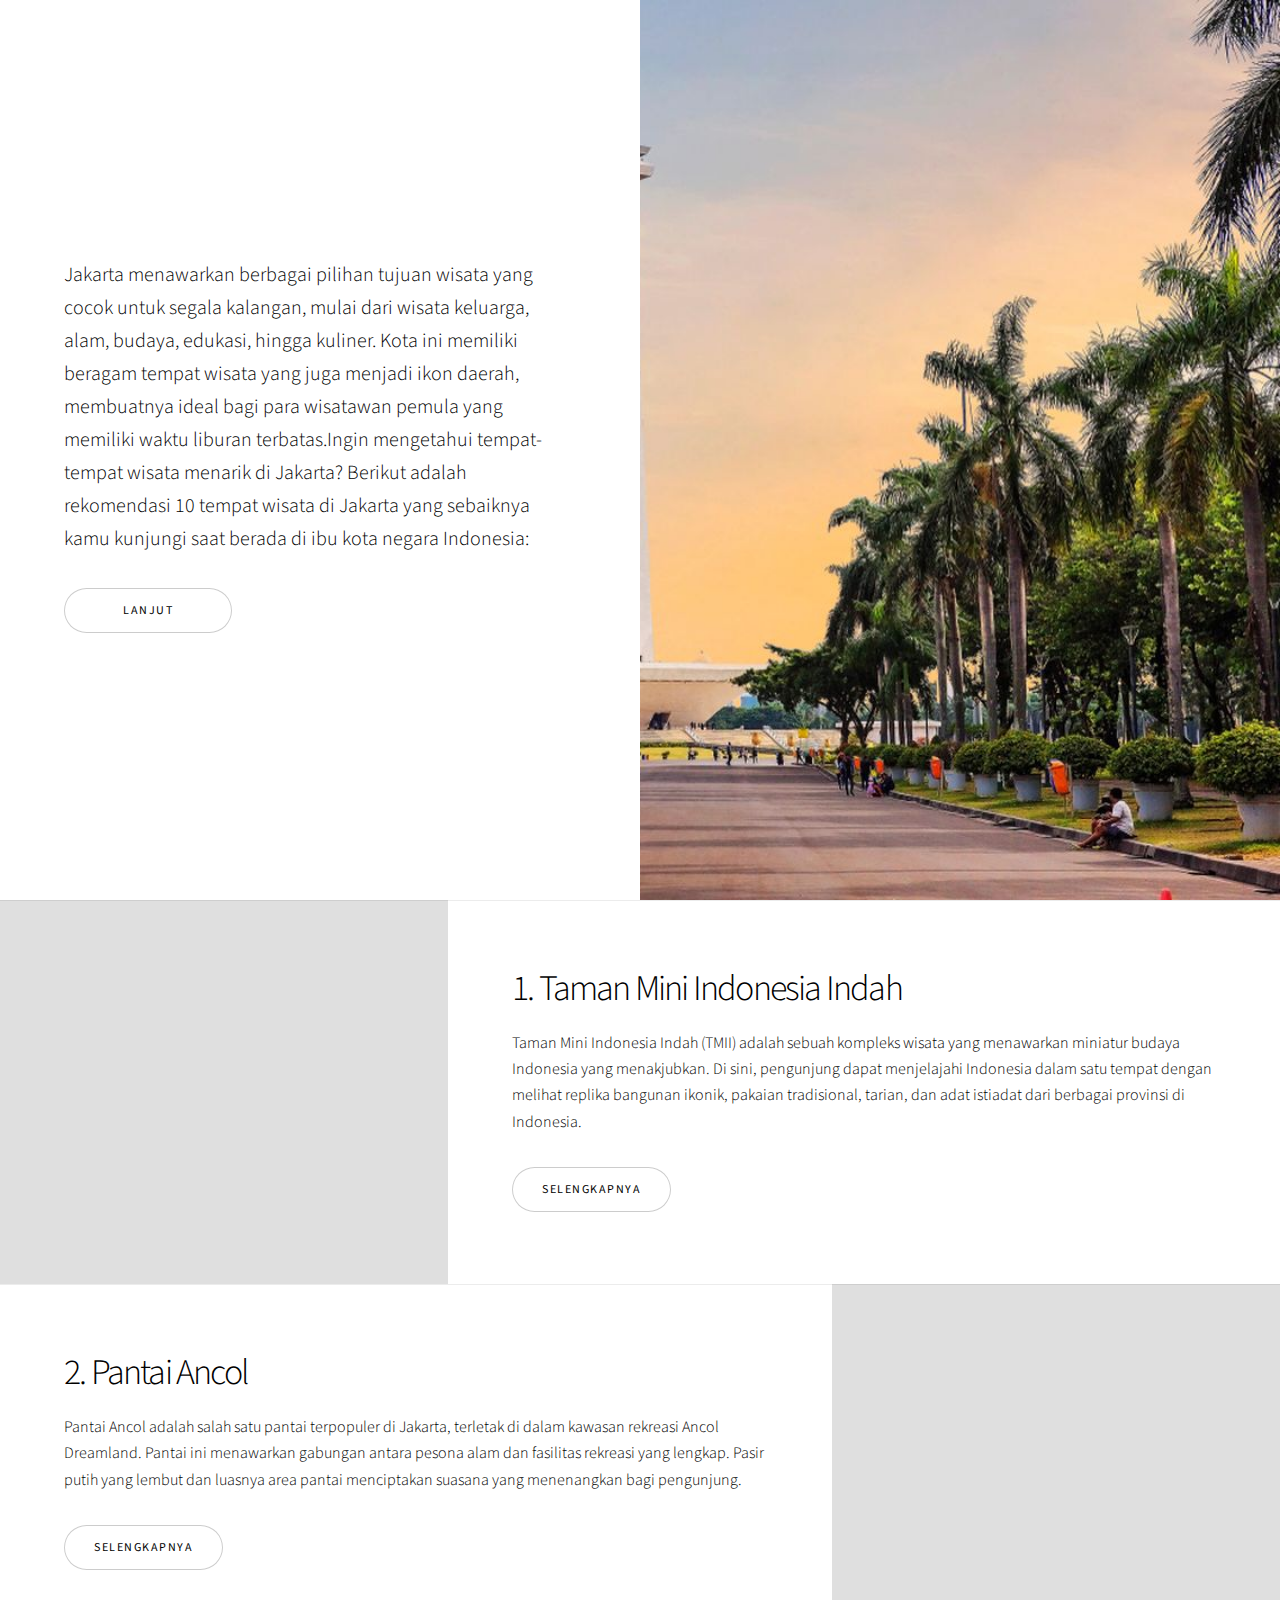
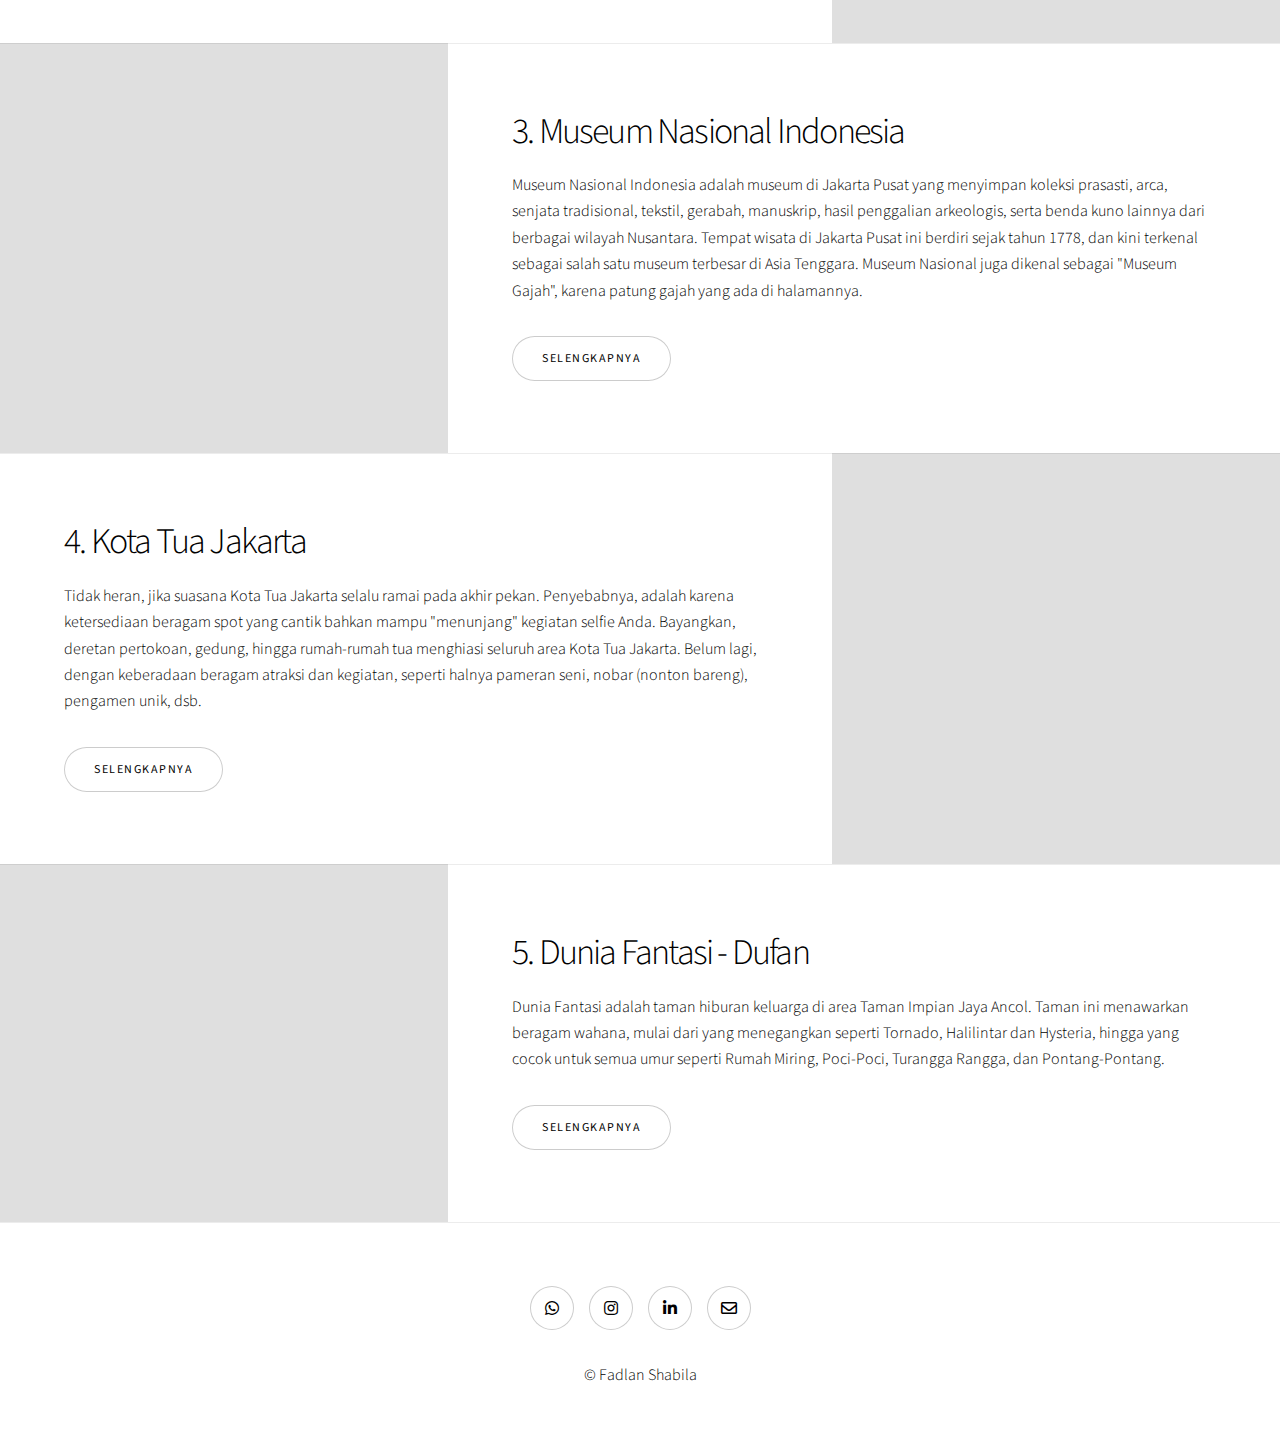
<file: index.html>
<!DOCTYPE html>
<html lang="en">
<head>
    <meta charset="UTF-8">
    <meta name="viewport" content="width=device-width, initial-scale=1.0">

	<link rel="stylesheet" href="assets/css/main.css">
	<noscript><link rel="stylesheet" href="assets/css/noscript.css"></noscript>
    <title>rekomendasi tempat</title>
</head>
  <body>
      <div id="wrapper" class="divided">
		<section class="banner style1 orient-left content-align-left image-position-right fullscreen onload-image-fade-in onload-content-fade-right">
            <div class="content">
				<p class="major">Jakarta menawarkan berbagai pilihan tujuan wisata yang cocok untuk segala kalangan, 
                mulai dari wisata keluarga, alam, budaya, edukasi, hingga kuliner. Kota ini memiliki beragam tempat
                wisata yang juga menjadi ikon daerah, membuatnya ideal bagi para wisatawan pemula yang memiliki waktu 
                liburan terbatas.Ingin mengetahui tempat-tempat wisata menarik di Jakarta? Berikut adalah 
                rekomendasi 10 tempat wisata di Jakarta yang sebaiknya kamu kunjungi saat berada
                di ibu kota negara Indonesia:</p>
				<ul class="actions stacked">
					<li><a href="#first" class="button big wide smooth-scroll-middle">lanjut</a></li>
				</ul>
			</div>
			<div class="image">
				<img src="images/monas.jpg" alt="" />
			</div>
    	</section>
		<section class="spotlight style1 orient-right content-align-left image-position-center onscroll-image-fade-in" id="first">
            <div class="content">
			  <h2>1. Taman Mini Indonesia Indah</h2>
			    <p>Taman Mini Indonesia Indah (TMII) adalah sebuah kompleks wisata yang menawarkan miniatur budaya 
                Indonesia yang menakjubkan. Di sini, pengunjung dapat menjelajahi Indonesia dalam satu tempat 
                dengan melihat replika bangunan ikonik, pakaian tradisional, tarian, dan adat istiadat dari berbagai 
                provinsi di Indonesia.</p>
			    <ul class="actions stacked">
				    <li><a href="tmii.html" class="button">Selengkapnya</a></li>
			    </ul>
			</div>
			<div class="image">
				<img src="images/TMII.jpg" alt="" />
			</div>
		</section>
        <section class="spotlight style1 orient-left content-align-left image-position-center onscroll-image-fade-in">		
			<div class="content">
			  <h2>2. Pantai Ancol</h2>
				<p>Pantai Ancol adalah salah satu pantai terpopuler di Jakarta, terletak di dalam kawasan rekreasi Ancol Dreamland. 
                Pantai ini menawarkan gabungan antara pesona alam dan fasilitas rekreasi yang lengkap. Pasir putih yang lembut 
                dan luasnya area pantai menciptakan suasana yang menenangkan bagi pengunjung.</p>
				<ul class="actions stacked">
					<li><a href="ancol.html" class="button">Selengkapnya</a></li>
				</ul>
			</div>
			<div class="image">
				<img src="images/Ancol.jpg" alt="" />
			</div>
		</section>
		<section class="spotlight style1 orient-right content-align-left image-position-center onscroll-image-fade-in" id="first">
			  <div class="content">
				<h2>3. Museum Nasional Indonesia</h2>
				  <p>Museum Nasional Indonesia adalah museum di Jakarta Pusat yang menyimpan koleksi prasasti, 
					arca, senjata tradisional, tekstil, gerabah, manuskrip, hasil penggalian arkeologis, 
					serta benda kuno lainnya dari berbagai wilayah Nusantara. Tempat wisata di Jakarta Pusat 
					ini berdiri sejak tahun 1778, dan kini terkenal sebagai salah satu museum terbesar di Asia Tenggara. 
					Museum Nasional juga dikenal sebagai "Museum Gajah", karena patung gajah yang ada di halamannya.</p>
				  <ul class="actions stacked">
					  <li><a href="mni.html" class="button">Selengkapnya</a></li>
				  </ul>
			  </div>
			  <div class="image">
				  <img src="images/Museum-Nasional-Indonesia.jpg" alt="" />
			  </div>
		</section>
		<section class="spotlight style1 orient-left content-align-left image-position-center onscroll-image-fade-in">
			  <div class="content">
				<h2>4. Kota Tua Jakarta</h2>
				  <p>Tidak heran, jika suasana Kota Tua Jakarta selalu ramai pada akhir pekan. Penyebabnya, 
					adalah karena ketersediaan beragam spot yang cantik bahkan mampu "menunjang" kegiatan selfie Anda. 
					Bayangkan, deretan pertokoan, gedung, hingga rumah-rumah tua menghiasi seluruh area Kota Tua Jakarta.
					Belum lagi, dengan keberadaan beragam atraksi dan kegiatan, 
					seperti halnya pameran seni, nobar (nonton bareng), pengamen unik, dsb.</p>
				  <ul class="actions stacked">
					  <li><a href="kotu.html" class="button">Selengkapnya</a></li>
				  </ul>
			  </div>
			  <div class="image">
				  <img src="images/kotu.jpg" alt="" />
			  </div>
		</section>
		<section class="spotlight style1 orient-right content-align-left image-position-center onscroll-image-fade-in" id="first">
			  <div class="content">
				<h2>5. Dunia Fantasi - Dufan</h2>
				  <p>Dunia Fantasi adalah taman hiburan keluarga di area Taman Impian Jaya Ancol. Taman ini menawarkan beragam wahana, 
					mulai dari yang menegangkan seperti Tornado, Halilintar dan Hysteria, 
					hingga yang cocok untuk semua umur seperti Rumah Miring, Poci-Poci, 
					Turangga Rangga, dan Pontang-Pontang.</p>
				  <ul class="actions stacked">
					  <li><a href="dufan.html" class="button">Selengkapnya</a></li>
				  </ul>
			  </div>
			  <div class="image">
				  <img src="images/Dunia-Fantasi.jpg" alt="" />
			  </div>
		</section>
		<footer class="wrapper style1 align-center">
			<div class="inner">
				<ul class="icons">
					<li><a href="http://wa.me/+6288976983832" class="icon brands style2 fa-whatsapp"><span class="label">Facebook</span></a></li>
					<li><a href="https://instagram.com/fadlan_shbl?igshid=MzNlNGNkZWQ4Mg==" class="icon brands style2 fa-instagram"><span class="label">Instagram</span></a></li>
					<li><a href="https://www.linkedin.com/in/fadlan-shabila-86a135275" class="icon brands style2 fa-linkedin-in"><span class="label">LinkedIn</span></a></li>
					<li><a href="mailto:fadlanshabila901@gmail.com" class="icon style2 fa-envelope"><span class="label">Email</span></a></li>
				</ul>
				<p>&copy; Fadlan Shabila</p>
			</div>
		</footer>
      </div>  
      		<script src="assets/js/jquery.min.js"></script>
			<script src="assets/js/jquery.scrollex.min.js"></script>
			<script src="assets/js/jquery.scrolly.min.js"></script>
			<script src="assets/js/browser.min.js"></script>
			<script src="assets/js/breakpoints.min.js"></script>
			<script src="assets/js/util.js"></script>
			<script src="assets/js/main.js"></script>  

  </body>
</body>
</html>
</file>
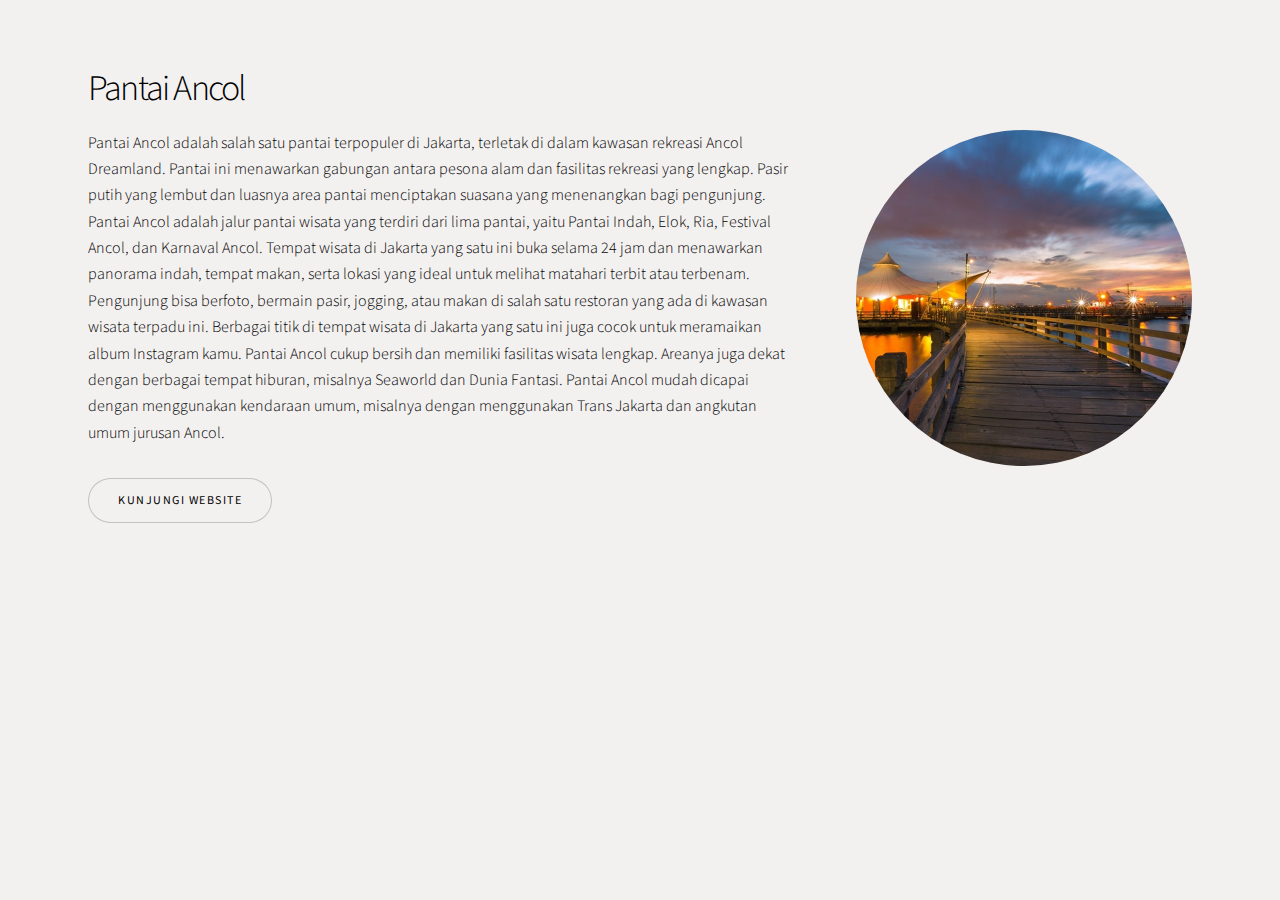
<file: ancol.html>
<!DOCTYPE html>
<html lang="en">
<head>
    <meta charset="UTF-8">
    <meta http-equiv="X-UA-Compatible" content="IE=edge">
    <meta name="viewport" content="width=device-width, initial-scale=1.0">
    <link rel="stylesheet" href="assets/css/style.css">
	<link rel="stylesheet" href="assets/css/main.css" />
	<noscript><link rel="stylesheet" href="assets/css/noscript.css" /></noscript>
    <title>nyoba</title>
</head>
  <body>

    <section class="spotlight style2 orient-left content-align-left image-position-center onscroll-image-fade-in">		
        <div class="content">
          <h2>Pantai Ancol</h2>
            <p>Pantai Ancol adalah salah satu pantai terpopuler di Jakarta, terletak di dalam kawasan rekreasi Ancol Dreamland. 
            Pantai ini menawarkan gabungan antara pesona alam dan fasilitas rekreasi yang lengkap. Pasir putih yang lembut 
            dan luasnya area pantai menciptakan suasana yang menenangkan bagi pengunjung.
            Pantai Ancol adalah jalur pantai wisata yang terdiri dari lima pantai, yaitu Pantai Indah, Elok, Ria, 
            Festival Ancol, dan Karnaval Ancol. Tempat wisata di Jakarta yang satu ini buka selama 24 jam dan menawarkan 
            panorama indah, tempat makan, serta lokasi yang ideal untuk melihat matahari terbit atau terbenam. Pengunjung
            bisa berfoto, bermain pasir, jogging, atau makan di salah satu restoran yang ada di kawasan wisata terpadu ini. 
            Berbagai titik di tempat wisata di Jakarta yang satu ini juga cocok untuk meramaikan album Instagram kamu.
            Pantai Ancol cukup bersih dan memiliki fasilitas wisata lengkap. Areanya juga dekat dengan berbagai tempat 
            hiburan, misalnya Seaworld dan Dunia Fantasi. Pantai Ancol mudah dicapai dengan menggunakan kendaraan umum, 
            misalnya dengan menggunakan Trans Jakarta dan angkutan umum jurusan Ancol.</p>
            <ul class="actions stacked">
                <li><a href="https://www.ancol.com/" class="button">Kunjungi Website</a></li>
            </ul>
        </div>
        <div class="image">
            <img src="images/Ancol.jpg" alt="" />
        </div>
    </section>


    <script src="assets/js/jquery.min.js"></script>
	<script src="assets/js/jquery.scrollex.min.js"></script>
	<script src="assets/js/jquery.scrolly.min.js"></script>
	<script src="assets/js/browser.min.js"></script>
	<script src="assets/js/breakpoints.min.js"></script>
	<script src="assets/js/util.js"></script>
	<script src="assets/js/main.js"></script>  

  </body>
</body>
</html>
</file>
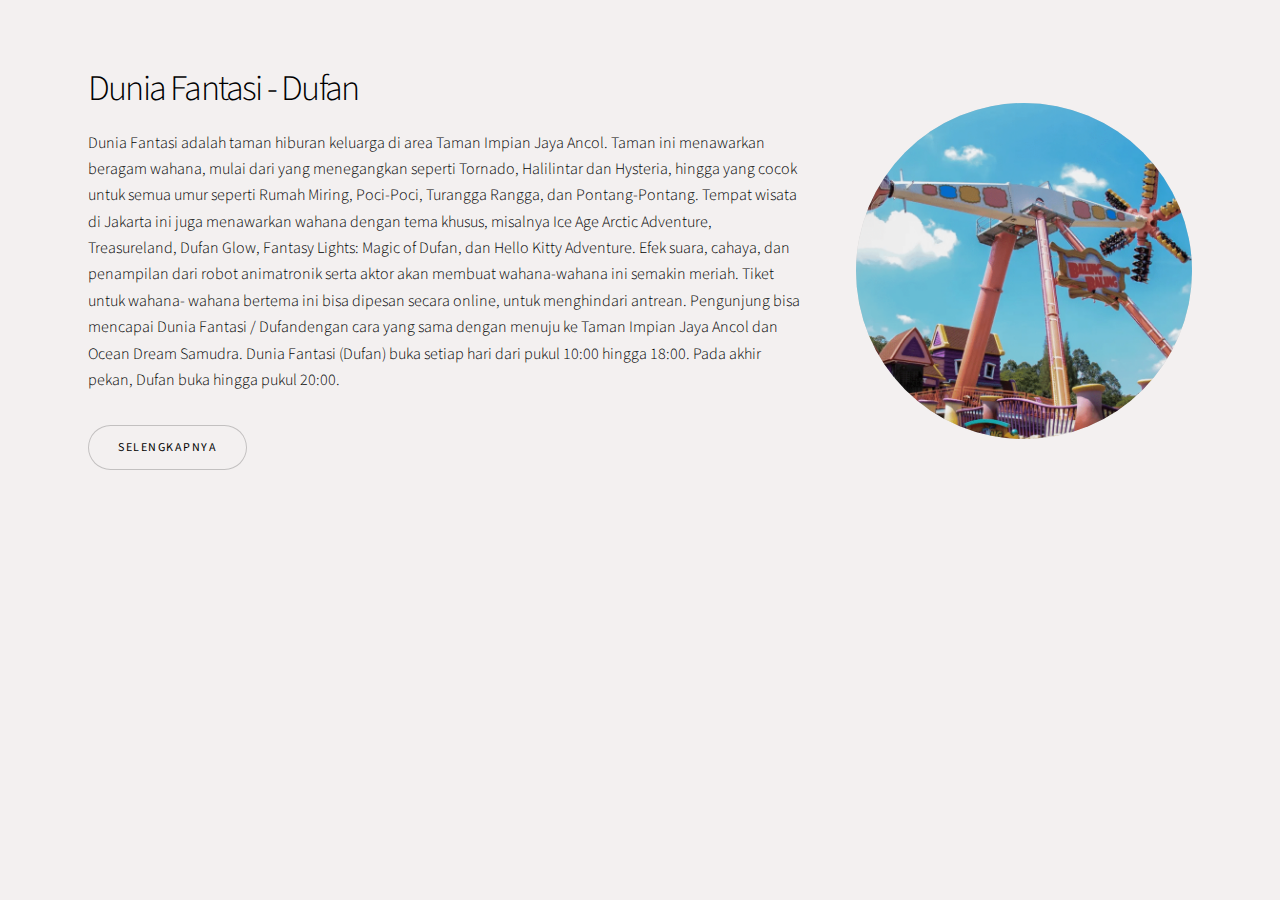
<file: dufan.html>
<!DOCTYPE html>
<html lang="en">
<head>
    <meta charset="UTF-8">
    <meta http-equiv="X-UA-Compatible" content="IE=edge">
    <meta name="viewport" content="width=device-width, initial-scale=1.0">
    <link rel="stylesheet" href="assets/css/style.css">
	<link rel="stylesheet" href="assets/css/main.css" />
	<noscript><link rel="stylesheet" href="assets/css/noscript.css" /></noscript>
    <title>nyoba</title>
</head>
  <body>

    <section class="spotlight style2 orient-left content-align-left image-position-center onscroll-image-fade-in">		
        <div class="content">
            <h2>Dunia Fantasi - Dufan</h2>
              <p>Dunia Fantasi adalah taman hiburan keluarga di area Taman Impian Jaya Ancol. Taman ini menawarkan beragam wahana, 
                mulai dari yang menegangkan seperti Tornado, Halilintar dan Hysteria, 
                hingga yang cocok untuk semua umur seperti Rumah Miring, Poci-Poci, 
                Turangga Rangga, dan Pontang-Pontang.
                Tempat wisata di Jakarta ini juga menawarkan wahana dengan tema khusus, 
                misalnya Ice Age Arctic Adventure, Treasureland, Dufan Glow, Fantasy Lights: Magic of Dufan,
                dan Hello Kitty Adventure. Efek suara, cahaya, dan penampilan dari robot animatronik serta aktor 
                akan membuat wahana-wahana ini semakin meriah. Tiket untuk wahana- wahana bertema ini bisa dipesan 
                secara online, untuk menghindari antrean.
                Pengunjung bisa mencapai Dunia Fantasi / Dufandengan cara yang sama dengan menuju ke Taman 
                Impian Jaya Ancol dan Ocean Dream Samudra. Dunia Fantasi (Dufan) buka setiap hari dari 
                pukul 10:00 hingga 18:00. Pada akhir pekan, Dufan buka hingga pukul 20:00.</p>
              <ul class="actions stacked">
                  <li><a href="https://www.ancol.com/unit-rekreasi/dufan-ancol--2" class="button">Selengkapnya</a></li>
              </ul>
          </div>
          <div class="image">
              <img src="images/Dunia-Fantasi.jpg" alt="" />
          </div>
    </section>


    <script src="assets/js/jquery.min.js"></script>
	<script src="assets/js/jquery.scrollex.min.js"></script>
	<script src="assets/js/jquery.scrolly.min.js"></script>
	<script src="assets/js/browser.min.js"></script>
	<script src="assets/js/breakpoints.min.js"></script>
	<script src="assets/js/util.js"></script>
	<script src="assets/js/main.js"></script>  

  </body>
</body>
</html>
</file>
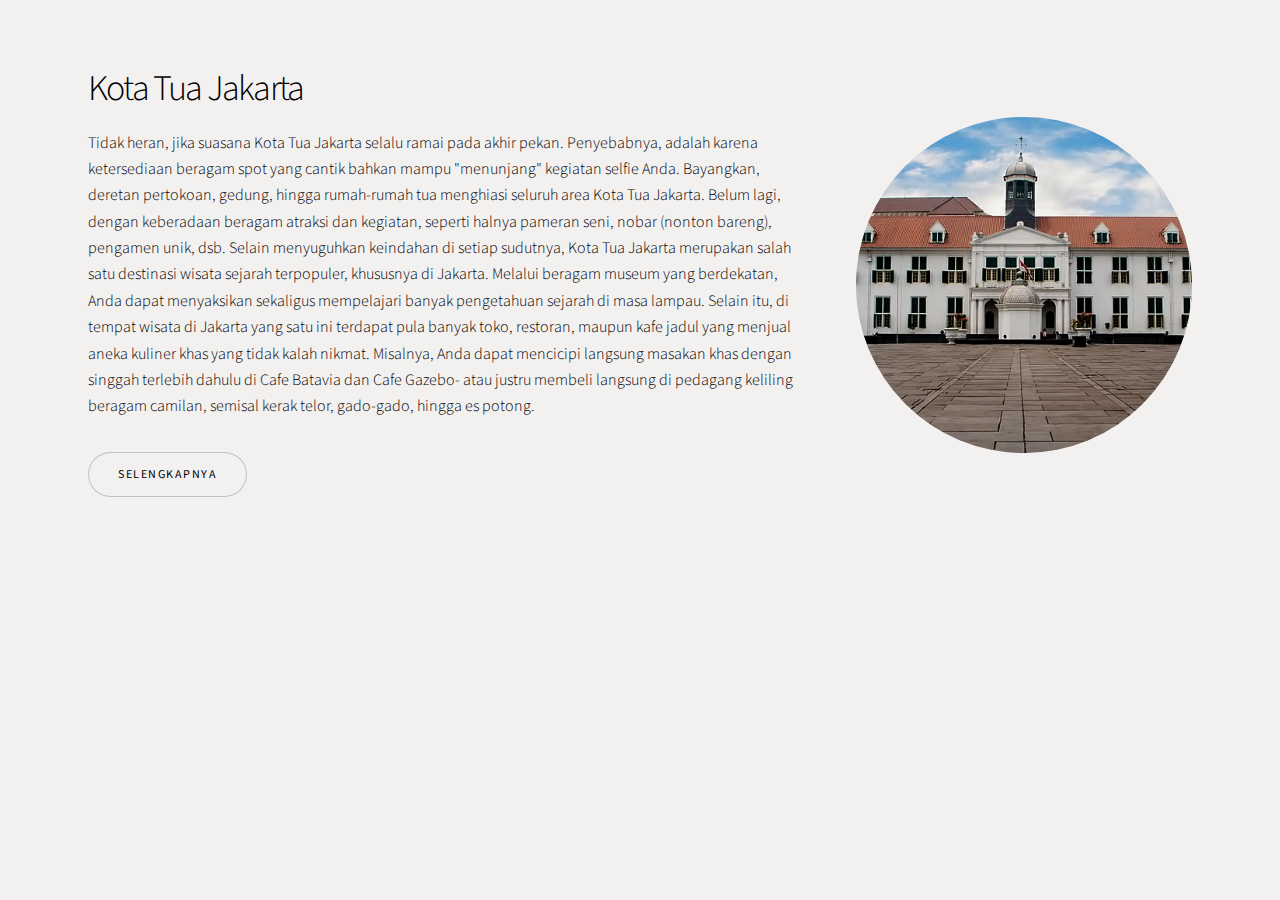
<file: kotu.html>
<!DOCTYPE html>
<html lang="en">
<head>
    <meta charset="UTF-8">
    <meta http-equiv="X-UA-Compatible" content="IE=edge">
    <meta name="viewport" content="width=device-width, initial-scale=1.0">
    <link rel="stylesheet" href="assets/css/style.css">
	<link rel="stylesheet" href="assets/css/main.css" />
	<noscript><link rel="stylesheet" href="assets/css/noscript.css" /></noscript>
    <title>nyoba</title>
</head>
  <body>

    <section class="spotlight style2 orient-left content-align-left image-position-center onscroll-image-fade-in">		
        <div class="content">
            <h2>Kota Tua Jakarta</h2>
              <p>Tidak heran, jika suasana Kota Tua Jakarta selalu ramai pada akhir pekan. Penyebabnya, 
                adalah karena ketersediaan beragam spot yang cantik bahkan mampu "menunjang" kegiatan selfie Anda. 
                Bayangkan, deretan pertokoan, gedung, hingga rumah-rumah tua menghiasi seluruh area Kota Tua Jakarta.
                Belum lagi, dengan keberadaan beragam atraksi dan kegiatan, 
                seperti halnya pameran seni, nobar (nonton bareng), pengamen unik, dsb.
                Selain menyuguhkan keindahan di setiap sudutnya, Kota Tua Jakarta merupakan salah satu destinasi 
                wisata sejarah terpopuler, khususnya di Jakarta. Melalui beragam museum yang berdekatan, Anda dapat 
                menyaksikan sekaligus mempelajari banyak pengetahuan sejarah di masa lampau.
                Selain itu, di tempat wisata di Jakarta yang satu ini terdapat pula banyak toko, 
                restoran, maupun kafe jadul yang menjual aneka kuliner khas yang tidak kalah nikmat. 
                Misalnya, Anda dapat mencicipi langsung masakan khas dengan singgah terlebih dahulu 
                di Cafe Batavia dan Cafe Gazebo- atau justru membeli langsung di pedagang keliling beragam camilan, 
                semisal kerak telor, gado-gado, hingga es potong.</p>
              <ul class="actions stacked">
                  <li><a href="https://www.museumnasional.or.id/" class="button">Selengkapnya</a></li>
              </ul>
          </div>
          <div class="image">
              <img src="images/kotu.jpg" alt="" />
          </div>
    </section>


    <script src="assets/js/jquery.min.js"></script>
	<script src="assets/js/jquery.scrollex.min.js"></script>
	<script src="assets/js/jquery.scrolly.min.js"></script>
	<script src="assets/js/browser.min.js"></script>
	<script src="assets/js/breakpoints.min.js"></script>
	<script src="assets/js/util.js"></script>
	<script src="assets/js/main.js"></script>  

  </body>
</body>
</html>
</file>
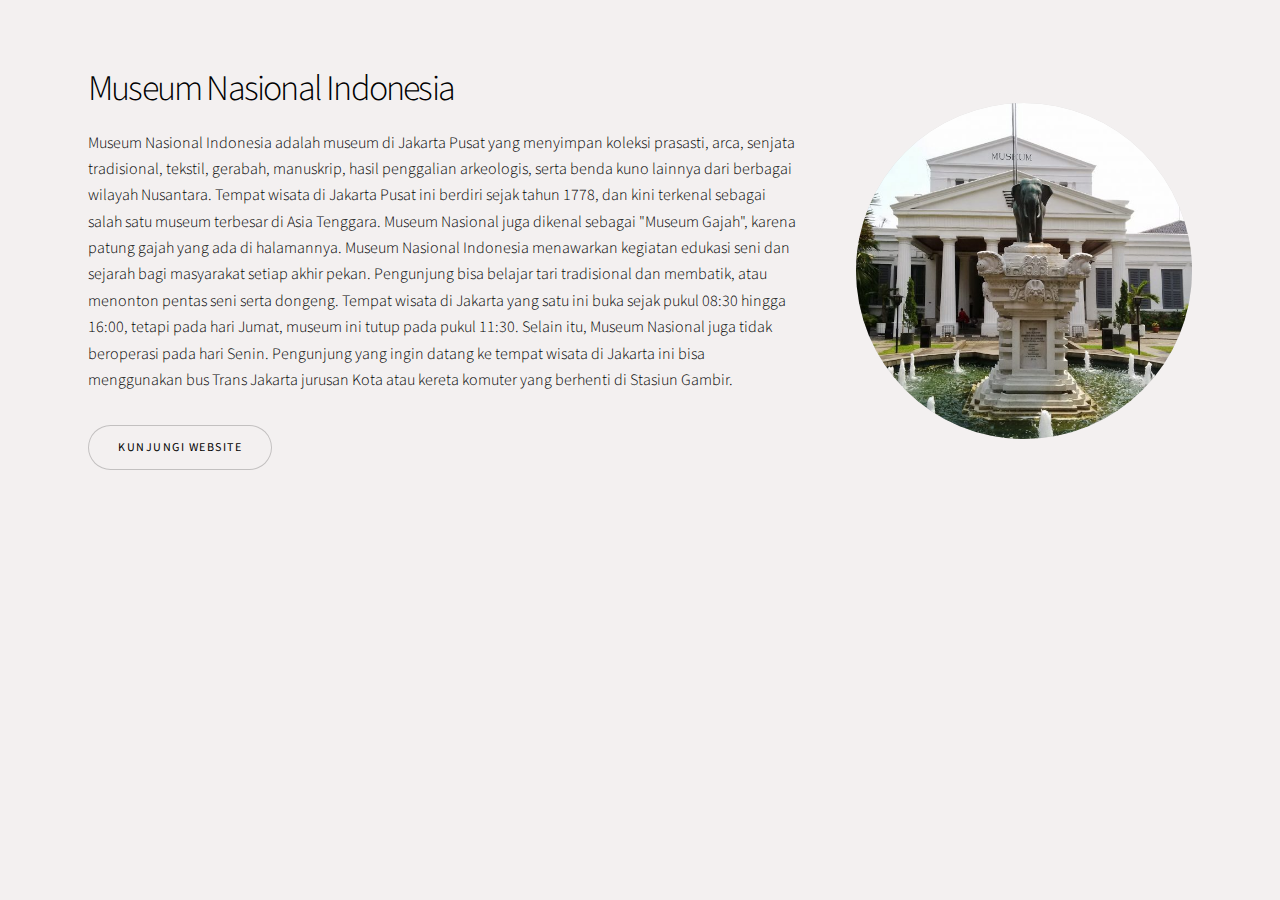
<file: mni.html>
<!DOCTYPE html>
<html lang="en">
<head>
    <meta charset="UTF-8">
    <meta http-equiv="X-UA-Compatible" content="IE=edge">
    <meta name="viewport" content="width=device-width, initial-scale=1.0">
    <link rel="stylesheet" href="assets/css/style.css">
	<link rel="stylesheet" href="assets/css/main.css" />
	<noscript><link rel="stylesheet" href="assets/css/noscript.css" /></noscript>
    <title>nyoba</title>
</head>
  <body>

    <section class="spotlight style2 orient-left content-align-left image-position-center onscroll-image-fade-in">		
        <div class="content">
            <h2>Museum Nasional Indonesia</h2>
              <p>Museum Nasional Indonesia adalah museum di Jakarta Pusat yang menyimpan koleksi prasasti, 
                arca, senjata tradisional, tekstil, gerabah, manuskrip, hasil penggalian arkeologis, 
                serta benda kuno lainnya dari berbagai wilayah Nusantara. Tempat wisata di Jakarta Pusat 
                ini berdiri sejak tahun 1778, dan kini terkenal sebagai salah satu museum terbesar di Asia Tenggara. 
                Museum Nasional juga dikenal sebagai "Museum Gajah", karena patung gajah yang ada di halamannya.
                Museum Nasional Indonesia menawarkan kegiatan edukasi seni dan sejarah bagi masyarakat setiap akhir pekan. 
                Pengunjung bisa belajar tari tradisional dan membatik, atau menonton pentas seni serta dongeng. 
                Tempat wisata di Jakarta yang satu ini buka sejak pukul 08:30 hingga 16:00, tetapi pada hari Jumat, 
                museum ini tutup pada pukul 11:30. Selain itu, Museum Nasional juga tidak beroperasi pada hari Senin.
                Pengunjung yang ingin datang ke tempat wisata di Jakarta ini bisa menggunakan bus Trans Jakarta 
                jurusan Kota atau kereta komuter yang berhenti di Stasiun Gambir.</p>
              <ul class="actions stacked">
                  <li><a href="https://www.museumnasional.or.id/" class="button">kunjungi Website</a></li>
              </ul>
          </div>
          <div class="image">
              <img src="images/Museum-Nasional-Indonesia.jpg" alt="" />
          </div>
    </section>


    <script src="assets/js/jquery.min.js"></script>
	<script src="assets/js/jquery.scrollex.min.js"></script>
	<script src="assets/js/jquery.scrolly.min.js"></script>
	<script src="assets/js/browser.min.js"></script>
	<script src="assets/js/breakpoints.min.js"></script>
	<script src="assets/js/util.js"></script>
	<script src="assets/js/main.js"></script>  

  </body>
</body>
</html>
</file>
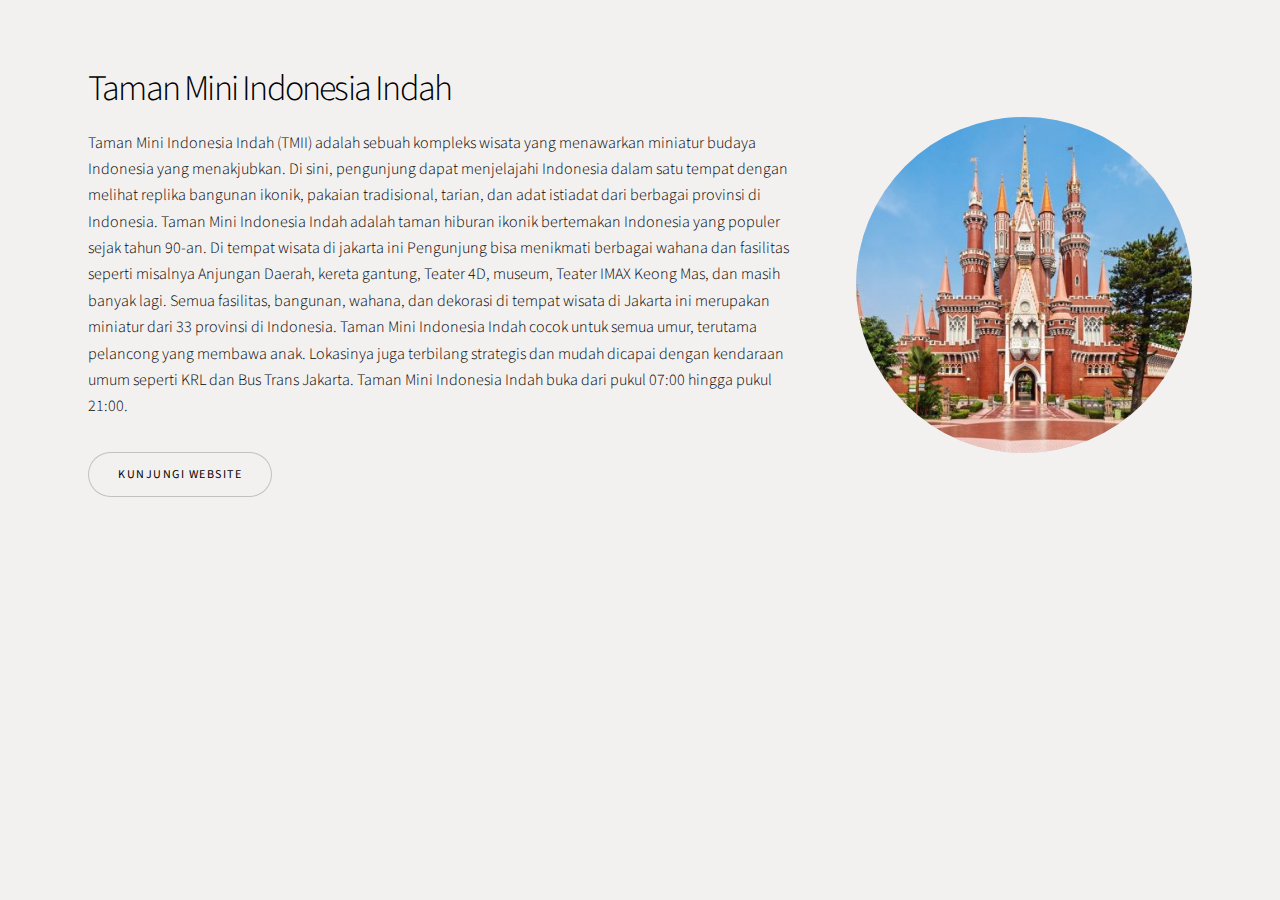
<file: tmii.html>
<!DOCTYPE html>
<html lang="en">
<head>
    <meta charset="UTF-8">
    <meta http-equiv="X-UA-Compatible" content="IE=edge">
    <meta name="viewport" content="width=device-width, initial-scale=1.0">
    <link rel="stylesheet" href="assets/css/style.css">
	<link rel="stylesheet" href="assets/css/main.css" />
	<noscript><link rel="stylesheet" href="assets/css/noscript.css" /></noscript>
    <title>nyoba</title>
</head>
  <body>
   <section class="spotlight style2 orient-left content-align-left image-position-center onscroll-image-fade-in" id="first">
    <div class="content">
      <h2>Taman Mini Indonesia Indah</h2>
        <p>Taman Mini Indonesia Indah (TMII) adalah sebuah kompleks wisata yang menawarkan miniatur budaya 
        Indonesia yang menakjubkan. Di sini, pengunjung dapat menjelajahi Indonesia dalam satu tempat 
        dengan melihat replika bangunan ikonik, pakaian tradisional, tarian, dan adat istiadat dari berbagai 
        provinsi di Indonesia.
        Taman Mini Indonesia Indah adalah taman hiburan ikonik bertemakan Indonesia yang populer sejak tahun 90-an. 
        Di tempat wisata di jakarta ini Pengunjung bisa menikmati berbagai wahana dan fasilitas seperti misalnya
        Anjungan Daerah, kereta gantung, Teater 4D, museum, Teater IMAX Keong Mas, dan masih banyak lagi. Semua 
        fasilitas, bangunan, wahana, dan dekorasi di tempat wisata di Jakarta ini merupakan miniatur dari 33 provinsi 
        di Indonesia. Taman Mini Indonesia Indah cocok untuk semua umur, terutama pelancong yang membawa anak. 
        Lokasinya juga terbilang strategis dan mudah dicapai dengan kendaraan umum seperti KRL dan Bus Trans Jakarta. 
        Taman Mini Indonesia Indah buka dari pukul 07:00 hingga pukul 21:00.</p>
        <ul class="actions stacked">
            <li><a href="https://www.tamanmini.com/pesona_indonesia/" class="button">Kunjungi Website</a></li>
        </ul>
    </div>
    <div class="image">
        <img src="images/TMII.jpg" alt="" />
    </div>
   </section>


<script src="assets/js/jquery.min.js"></script>
<script src="assets/js/jquery.scrollex.min.js"></script>
<script src="assets/js/jquery.scrolly.min.js"></script>
<script src="assets/js/browser.min.js"></script>
<script src="assets/js/breakpoints.min.js"></script>
<script src="assets/js/util.js"></script>
<script src="assets/js/main.js"></script>  


  </body>
</html>
</file>
<file: assets/css/noscript.css>
/*
	Story by HTML5 UP
	html5up.net | @ajlkn
	Free for personal and commercial use under the CCA 3.0 license (html5up.net/license)
*/

/* Banner (transitions) */

	.banner.onload-content-fade-up .content {
		-moz-transition: none;
		-webkit-transition: none;
		-ms-transition: none;
		transition: none;
	}

	body.is-preload .banner.onload-content-fade-up .content {
		-moz-transform: none;
		-webkit-transform: none;
		-ms-transform: none;
		transform: none;
		opacity: 1;
	}

	.banner.onload-content-fade-down .content {
		-moz-transition: none;
		-webkit-transition: none;
		-ms-transition: none;
		transition: none;
	}

	body.is-preload .banner.onload-content-fade-down .content {
		-moz-transform: none;
		-webkit-transform: none;
		-ms-transform: none;
		transform: none;
		opacity: 1;
	}

	.banner.onload-content-fade-left .content {
		-moz-transition: none;
		-webkit-transition: none;
		-ms-transition: none;
		transition: none;
	}

	body.is-preload .banner.onload-content-fade-left .content {
		-moz-transform: none;
		-webkit-transform: none;
		-ms-transform: none;
		transform: none;
		opacity: 1;
	}

	.banner.onload-content-fade-right .content {
		-moz-transition: none;
		-webkit-transition: none;
		-ms-transition: none;
		transition: none;
	}

	body.is-preload .banner.onload-content-fade-right .content {
		-moz-transform: none;
		-webkit-transform: none;
		-ms-transform: none;
		transform: none;
		opacity: 1;
	}

	.banner.onload-content-fade-in .content {
		-moz-transition: none;
		-webkit-transition: none;
		-ms-transition: none;
		transition: none;
	}

	body.is-preload .banner.onload-content-fade-in .content {
		-moz-transform: none;
		-webkit-transform: none;
		-ms-transform: none;
		transform: none;
		opacity: 1;
	}

	.banner.onload-image-fade-up .image {
		-moz-transition: none;
		-webkit-transition: none;
		-ms-transition: none;
		transition: none;
	}

		.banner.onload-image-fade-up .image img {
			-moz-transition: none;
			-webkit-transition: none;
			-ms-transition: none;
			transition: none;
		}

	body.is-preload .banner.onload-image-fade-up .image {
		-moz-transform: none;
		-webkit-transform: none;
		-ms-transform: none;
		transform: none;
		opacity: 1;
	}

		body.is-preload .banner.onload-image-fade-up .image img {
			opacity: 1;
		}

	.banner.onload-image-fade-down .image {
		-moz-transition: none;
		-webkit-transition: none;
		-ms-transition: none;
		transition: none;
	}

		.banner.onload-image-fade-down .image img {
			-moz-transition: none;
			-webkit-transition: none;
			-ms-transition: none;
			transition: none;
		}

	body.is-preload .banner.onload-image-fade-down .image {
		-moz-transform: none;
		-webkit-transform: none;
		-ms-transform: none;
		transform: none;
		opacity: 1;
	}

		body.is-preload .banner.onload-image-fade-down .image img {
			opacity: 1;
		}

	.banner.onload-image-fade-left .image {
		-moz-transition: none;
		-webkit-transition: none;
		-ms-transition: none;
		transition: none;
	}

		.banner.onload-image-fade-left .image img {
			-moz-transition: none;
			-webkit-transition: none;
			-ms-transition: none;
			transition: none;
		}

	body.is-preload .banner.onload-image-fade-left .image {
		-moz-transform: none;
		-webkit-transform: none;
		-ms-transform: none;
		transform: none;
		opacity: 1;
	}

		body.is-preload .banner.onload-image-fade-left .image img {
			opacity: 1;
		}

	.banner.onload-image-fade-right .image {
		-moz-transition: none;
		-webkit-transition: none;
		-ms-transition: none;
		transition: none;
	}

		.banner.onload-image-fade-right .image img {
			-moz-transition: none;
			-webkit-transition: none;
			-ms-transition: none;
			transition: none;
		}

	body.is-preload .banner.onload-image-fade-right .image {
		-moz-transform: none;
		-webkit-transform: none;
		-ms-transform: none;
		transform: none;
		opacity: 1;
	}

		body.is-preload .banner.onload-image-fade-right .image img {
			opacity: 1;
		}

	.banner.onload-image-fade-in .image img {
		-moz-transition: none;
		-webkit-transition: none;
		-ms-transition: none;
		transition: none;
	}

	body.is-preload .banner.onload-image-fade-in .image img {
		opacity: 1;
	}

	.banner.onscroll-content-fade-up .content {
		-moz-transition: none;
		-webkit-transition: none;
		-ms-transition: none;
		transition: none;
	}

	.banner.onscroll-content-fade-up.is-inactive .content {
		-moz-transform: none;
		-webkit-transform: none;
		-ms-transform: none;
		transform: none;
		opacity: 1;
	}

	.banner.onscroll-content-fade-down .content {
		-moz-transition: none;
		-webkit-transition: none;
		-ms-transition: none;
		transition: none;
	}

	.banner.onscroll-content-fade-down.is-inactive .content {
		-moz-transform: none;
		-webkit-transform: none;
		-ms-transform: none;
		transform: none;
		opacity: 1;
	}

	.banner.onscroll-content-fade-left .content {
		-moz-transition: none;
		-webkit-transition: none;
		-ms-transition: none;
		transition: none;
	}

	.banner.onscroll-content-fade-left.is-inactive .content {
		-moz-transform: none;
		-webkit-transform: none;
		-ms-transform: none;
		transform: none;
		opacity: 1;
	}

	.banner.onscroll-content-fade-right .content {
		-moz-transition: none;
		-webkit-transition: none;
		-ms-transition: none;
		transition: none;
	}

	.banner.onscroll-content-fade-right.is-inactive .content {
		-moz-transform: none;
		-webkit-transform: none;
		-ms-transform: none;
		transform: none;
		opacity: 1;
	}

	.banner.onscroll-content-fade-in .content {
		-moz-transition: none;
		-webkit-transition: none;
		-ms-transition: none;
		transition: none;
	}

	.banner.onscroll-content-fade-in.is-inactive .content {
		-moz-transform: none;
		-webkit-transform: none;
		-ms-transform: none;
		transform: none;
		opacity: 1;
	}

	.banner.onscroll-image-fade-up .image {
		-moz-transition: none;
		-webkit-transition: none;
		-ms-transition: none;
		transition: none;
	}

		.banner.onscroll-image-fade-up .image img {
			-moz-transition: none;
			-webkit-transition: none;
			-ms-transition: none;
			transition: none;
		}

	.banner.onscroll-image-fade-up.is-inactive .image {
		-moz-transform: none;
		-webkit-transform: none;
		-ms-transform: none;
		transform: none;
		opacity: 1;
	}

		.banner.onscroll-image-fade-up.is-inactive .image img {
			opacity: 1;
		}

	.banner.onscroll-image-fade-down .image {
		-moz-transition: none;
		-webkit-transition: none;
		-ms-transition: none;
		transition: none;
	}

		.banner.onscroll-image-fade-down .image img {
			-moz-transition: none;
			-webkit-transition: none;
			-ms-transition: none;
			transition: none;
		}

	.banner.onscroll-image-fade-down.is-inactive .image {
		-moz-transform: none;
		-webkit-transform: none;
		-ms-transform: none;
		transform: none;
		opacity: 1;
	}

		.banner.onscroll-image-fade-down.is-inactive .image img {
			opacity: 1;
		}

	.banner.onscroll-image-fade-left .image {
		-moz-transition: none;
		-webkit-transition: none;
		-ms-transition: none;
		transition: none;
	}

		.banner.onscroll-image-fade-left .image img {
			-moz-transition: none;
			-webkit-transition: none;
			-ms-transition: none;
			transition: none;
		}

	.banner.onscroll-image-fade-left.is-inactive .image {
		-moz-transform: none;
		-webkit-transform: none;
		-ms-transform: none;
		transform: none;
		opacity: 1;
	}

		.banner.onscroll-image-fade-left.is-inactive .image img {
			opacity: 1;
		}

	.banner.onscroll-image-fade-right .image {
		-moz-transition: none;
		-webkit-transition: none;
		-ms-transition: none;
		transition: none;
	}

		.banner.onscroll-image-fade-right .image img {
			-moz-transition: none;
			-webkit-transition: none;
			-ms-transition: none;
			transition: none;
		}

	.banner.onscroll-image-fade-right.is-inactive .image {
		-moz-transform: none;
		-webkit-transform: none;
		-ms-transform: none;
		transform: none;
		opacity: 1;
	}

		.banner.onscroll-image-fade-right.is-inactive .image img {
			opacity: 1;
		}

	.banner.onscroll-image-fade-in .image img {
		-moz-transition: none;
		-webkit-transition: none;
		-ms-transition: none;
		transition: none;
	}

	.banner.onscroll-image-fade-in.is-inactive .image img {
		opacity: 1;
	}
</file>
<file: assets/css/main.css>
@import url(fontawesome-all.min.css);
@import url("https://fonts.googleapis.com/css?family=Source+Sans+Pro:300,300i,400,400i");

/*
	Story by HTML5 UP
	html5up.net | @ajlkn
	Free for personal and commercial use under the CCA 3.0 license (html5up.net/license)
*/

html, body, div, span, applet, object,
iframe, h1, h2, h3, h4, h5, h6, p, blockquote,
pre, a, abbr, acronym, address, big, cite,
code, del, dfn, em, img, ins, kbd, q, s, samp,
small, strike, strong, sub, sup, tt, var, b,
u, i, center, dl, dt, dd, ol, ul, li, fieldset,
form, label, legend, table, caption, tbody,
tfoot, thead, tr, th, td, article, aside,
canvas, details, embed, figure, figcaption,
footer, header, hgroup, menu, nav, output, ruby,
section, summary, time, mark, audio, video {
	margin: 0;
	padding: 0;
	border: 0;
	font-size: 100%;
	font: inherit;
	vertical-align: baseline;}

article, aside, details, figcaption, figure,
footer, header, hgroup, menu, nav, section {
	display: block;}

body {
	line-height: 1;
}

ol, ul {
	list-style: none;
}

blockquote, q {
	quotes: none;
}

	blockquote:before, blockquote:after, q:before, q:after {
		content: '';
		content: none;
	}

table {
	border-collapse: collapse;
	border-spacing: 0;
}

body {
	-webkit-text-size-adjust: none;
}

mark {
	background-color: transparent;
	color: inherit;
}

input::-moz-focus-inner {
	border: 0;
	padding: 0;
}

input, select, textarea {
	-moz-appearance: none;
	-webkit-appearance: none;
	-ms-appearance: none;
	appearance: none;
}

/* Basic */

	@-ms-viewport {
		width: device-width;
	}

	body {
		-ms-overflow-style: scrollbar;
	}

	@media screen and (max-width: 480px) {

		html, body {
			min-width: 320px;
		}

	}

	html {
		box-sizing: border-box;
	}

	*, *:before, *:after {
		box-sizing: inherit;
	}

	body {
		background: #ffffff;
	}

		body.is-preload *, body.is-preload *:before, body.is-preload *:after {
			-moz-animation: none !important;
			-webkit-animation: none !important;
			-ms-animation: none !important;
			animation: none !important;
			-moz-transition: none !important;
			-webkit-transition: none !important;
			-ms-transition: none !important;
			transition: none !important;
		}

/* Type */

	html {
		font-size: 18pt;
	}

		@media screen and (max-width: 1680px) {

			html {
				font-size: 14pt;
			}

		}

		@media screen and (max-width: 1280px) {

			html {
				font-size: 12pt;
			}

		}

		@media screen and (max-width: 736px) {

			html {
				font-size: 11pt;
			}

		}

		@media screen and (max-width: 360px) {

			html {
				font-size: 10pt;
			}

		}

	body {
		background-color: #ffffff;
		color: #000000;
	}

	body, input, select, textarea {
		font-family: "Source Sans Pro", Helvetica, sans-serif;
		font-size: 1rem;
		font-weight: 300;
		line-height: 1.65;
	}

	a {
		-moz-transition: color 0.2s ease-in-out;
		-webkit-transition: color 0.2s ease-in-out;
		-ms-transition: color 0.2s ease-in-out;
		transition: color 0.2s ease-in-out;
		text-decoration: underline;
	}

		a:hover {
			text-decoration: none;
		}

	strong, b {
		font-weight: 400;
	}

	em, i {
		font-style: italic;
	}

	p {
		margin: 0 0 2rem 0;
	}

		p.major {
			font-size: 1.25rem;
		}

	h1, h2, h3, h4, h5, h6 {
		font-weight: 300;
		line-height: 1.375;
		letter-spacing: -0.05em;
		margin: 0 0 1rem 0;
	}

		h1 a, h2 a, h3 a, h4 a, h5 a, h6 a {
			color: inherit;
			text-decoration: none;
		}

	h1 {
		font-size: 3.5rem;
		line-height: 1.2;
	}

	h2 {
		font-size: 2.25rem;
	}

	h3 {
		font-size: 1.5rem;
	}

	h4 {
		font-size: 1.1rem;
	}

	h5 {
		font-size: 0.9rem;
	}

	h6 {
		font-size: 0.7rem;
	}

	sub {
		font-size: 0.8rem;
		position: relative;
		top: 0.5rem;
	}

	sup {
		font-size: 0.8rem;
		position: relative;
		top: -0.5rem;
	}

	blockquote {
		border-left: solid 4px;
		font-style: italic;
		margin: 0 0 2rem 0;
		padding: 0.5rem 0 0.5rem 2rem;
	}

	code {
		border-radius: 4px;
		font-family: "Courier New", monospace;
		font-size: 0.9em;
		margin: 0 0.25rem;
		padding: 0.25rem 0.325rem;
	}

	pre {
		-webkit-overflow-scrolling: touch;
		font-family: "Courier New", monospace;
		font-size: 0.9em;
		margin: 0 0 2rem 0;
	}

		pre code {
			display: block;
			line-height: 1.5;
			padding: 0.75rem 1rem;
			overflow-x: auto;
		}

	hr {
		border: 0;
		border-bottom: solid 1px;
		margin: 2.5rem 0;
	}

		hr.major {
			margin: 3.5rem 0;
		}

	.align-left {
		text-align: left;
	}

	.align-center {
		text-align: center;
	}

	.align-right {
		text-align: right;
	}

	@media screen and (max-width: 736px) {

		p.major {
			font-size: 1.1rem;
		}

		h1 {
			font-size: 2.5rem;
		}

		h2 {
			font-size: 2rem;
		}

		h3 {
			font-size: 1.25rem;
		}

		h4 {
			font-size: 1rem;
		}

	}

	input, select, textarea {
		color: #000000;
	}

	a {
		color: #000000;
	}

		a:hover {
			color: #47D3E5;
		}

	strong, b {
		color: #000000;
	}

	h1, h2, h3, h4, h5, h6 {
		color: #000000;
	}

	blockquote {
		border-left-color: rgba(0, 0, 0, 0.2);
	}

	code {
		background: rgba(0, 0, 0, 0.05);
		border-color: rgba(0, 0, 0, 0.2);
	}

	hr {
		border-bottom-color: rgba(0, 0, 0, 0.2);
	}

/* Row */

	.row {
		display: flex;
		flex-wrap: wrap;
		box-sizing: border-box;
		align-items: stretch;
	}

		.row > * {
			box-sizing: border-box;
		}

		.row.gtr-uniform > * > :last-child {
			margin-bottom: 0;
		}

		.row.aln-left {
			justify-content: flex-start;
		}

		.row.aln-center {
			justify-content: center;
		}

		.row.aln-right {
			justify-content: flex-end;
		}

		.row.aln-top {
			align-items: flex-start;
		}

		.row.aln-middle {
			align-items: center;
		}

		.row.aln-bottom {
			align-items: flex-end;
		}

		.row > .imp {
			order: -1;
		}

		.row > .col-1 {
			width: 8.33333%;
		}

		.row > .off-1 {
			margin-left: 8.33333%;
		}

		.row > .col-2 {
			width: 16.66667%;
		}

		.row > .off-2 {
			margin-left: 16.66667%;
		}

		.row > .col-3 {
			width: 25%;
		}

		.row > .off-3 {
			margin-left: 25%;
		}

		.row > .col-4 {
			width: 33.33333%;
		}

		.row > .off-4 {
			margin-left: 33.33333%;
		}

		.row > .col-5 {
			width: 41.66667%;
		}

		.row > .off-5 {
			margin-left: 41.66667%;
		}

		.row > .col-6 {
			width: 50%;
		}

		.row > .off-6 {
			margin-left: 50%;
		}

		.row > .col-7 {
			width: 58.33333%;
		}

		.row > .off-7 {
			margin-left: 58.33333%;
		}

		.row > .col-8 {
			width: 66.66667%;
		}

		.row > .off-8 {
			margin-left: 66.66667%;
		}

		.row > .col-9 {
			width: 75%;
		}

		.row > .off-9 {
			margin-left: 75%;
		}

		.row > .col-10 {
			width: 83.33333%;
		}

		.row > .off-10 {
			margin-left: 83.33333%;
		}

		.row > .col-11 {
			width: 91.66667%;
		}

		.row > .off-11 {
			margin-left: 91.66667%;
		}

		.row > .col-12 {
			width: 100%;
		}

		.row > .off-12 {
			margin-left: 100%;
		}

		.row.gtr-0 {
			margin-top: 0;
			margin-left: 0rem;
		}

			.row.gtr-0 > * {
				padding: 0 0 0 0rem;
			}

			.row.gtr-0.gtr-uniform {
				margin-top: 0rem;
			}

				.row.gtr-0.gtr-uniform > * {
					padding-top: 0rem;
				}

		.row.gtr-25 {
			margin-top: 0;
			margin-left: -0.5rem;
		}

			.row.gtr-25 > * {
				padding: 0 0 0 0.5rem;
			}

			.row.gtr-25.gtr-uniform {
				margin-top: -0.5rem;
			}

				.row.gtr-25.gtr-uniform > * {
					padding-top: 0.5rem;
				}

		.row.gtr-50 {
			margin-top: 0;
			margin-left: -1rem;
		}

			.row.gtr-50 > * {
				padding: 0 0 0 1rem;
			}

			.row.gtr-50.gtr-uniform {
				margin-top: -1rem;
			}

				.row.gtr-50.gtr-uniform > * {
					padding-top: 1rem;
				}

		.row {
			margin-top: 0;
			margin-left: -2rem;
		}

			.row > * {
				padding: 0 0 0 2rem;
			}

			.row.gtr-uniform {
				margin-top: -2rem;
			}

				.row.gtr-uniform > * {
					padding-top: 2rem;
				}

		.row.gtr-150 {
			margin-top: 0;
			margin-left: -3rem;
		}

			.row.gtr-150 > * {
				padding: 0 0 0 3rem;
			}

			.row.gtr-150.gtr-uniform {
				margin-top: -3rem;
			}

				.row.gtr-150.gtr-uniform > * {
					padding-top: 3rem;
				}

		.row.gtr-200 {
			margin-top: 0;
			margin-left: -4rem;
		}

			.row.gtr-200 > * {
				padding: 0 0 0 4rem;
			}

			.row.gtr-200.gtr-uniform {
				margin-top: -4rem;
			}

				.row.gtr-200.gtr-uniform > * {
					padding-top: 4rem;
				}

		@media screen and (max-width: 1680px) {

			.row {
				display: flex;
				flex-wrap: wrap;
				box-sizing: border-box;
				align-items: stretch;
			}

				.row > * {
					box-sizing: border-box;
				}

				.row.gtr-uniform > * > :last-child {
					margin-bottom: 0;
				}

				.row.aln-left {
					justify-content: flex-start;
				}

				.row.aln-center {
					justify-content: center;
				}

				.row.aln-right {
					justify-content: flex-end;
				}

				.row.aln-top {
					align-items: flex-start;
				}

				.row.aln-middle {
					align-items: center;
				}

				.row.aln-bottom {
					align-items: flex-end;
				}

				.row > .imp-xlarge {
					order: -1;
				}

				.row > .col-1-xlarge {
					width: 8.33333%;
				}

				.row > .off-1-xlarge {
					margin-left: 8.33333%;
				}

				.row > .col-2-xlarge {
					width: 16.66667%;
				}

				.row > .off-2-xlarge {
					margin-left: 16.66667%;
				}

				.row > .col-3-xlarge {
					width: 25%;
				}

				.row > .off-3-xlarge {
					margin-left: 25%;
				}

				.row > .col-4-xlarge {
					width: 33.33333%;
				}

				.row > .off-4-xlarge {
					margin-left: 33.33333%;
				}

				.row > .col-5-xlarge {
					width: 41.66667%;
				}

				.row > .off-5-xlarge {
					margin-left: 41.66667%;
				}

				.row > .col-6-xlarge {
					width: 50%;
				}

				.row > .off-6-xlarge {
					margin-left: 50%;
				}

				.row > .col-7-xlarge {
					width: 58.33333%;
				}

				.row > .off-7-xlarge {
					margin-left: 58.33333%;
				}

				.row > .col-8-xlarge {
					width: 66.66667%;
				}

				.row > .off-8-xlarge {
					margin-left: 66.66667%;
				}

				.row > .col-9-xlarge {
					width: 75%;
				}

				.row > .off-9-xlarge {
					margin-left: 75%;
				}

				.row > .col-10-xlarge {
					width: 83.33333%;
				}

				.row > .off-10-xlarge {
					margin-left: 83.33333%;
				}

				.row > .col-11-xlarge {
					width: 91.66667%;
				}

				.row > .off-11-xlarge {
					margin-left: 91.66667%;
				}

				.row > .col-12-xlarge {
					width: 100%;
				}

				.row > .off-12-xlarge {
					margin-left: 100%;
				}

				.row.gtr-0 {
					margin-top: 0;
					margin-left: 0rem;
				}

					.row.gtr-0 > * {
						padding: 0 0 0 0rem;
					}

					.row.gtr-0.gtr-uniform {
						margin-top: 0rem;
					}

						.row.gtr-0.gtr-uniform > * {
							padding-top: 0rem;
						}

				.row.gtr-25 {
					margin-top: 0;
					margin-left: -0.5rem;
				}

					.row.gtr-25 > * {
						padding: 0 0 0 0.5rem;
					}

					.row.gtr-25.gtr-uniform {
						margin-top: -0.5rem;
					}

						.row.gtr-25.gtr-uniform > * {
							padding-top: 0.5rem;
						}

				.row.gtr-50 {
					margin-top: 0;
					margin-left: -1rem;
				}

					.row.gtr-50 > * {
						padding: 0 0 0 1rem;
					}

					.row.gtr-50.gtr-uniform {
						margin-top: -1rem;
					}

						.row.gtr-50.gtr-uniform > * {
							padding-top: 1rem;
						}

				.row {
					margin-top: 0;
					margin-left: -2rem;
				}

					.row > * {
						padding: 0 0 0 2rem;
					}

					.row.gtr-uniform {
						margin-top: -2rem;
					}

						.row.gtr-uniform > * {
							padding-top: 2rem;
						}

				.row.gtr-150 {
					margin-top: 0;
					margin-left: -3rem;
				}

					.row.gtr-150 > * {
						padding: 0 0 0 3rem;
					}

					.row.gtr-150.gtr-uniform {
						margin-top: -3rem;
					}

						.row.gtr-150.gtr-uniform > * {
							padding-top: 3rem;
						}

				.row.gtr-200 {
					margin-top: 0;
					margin-left: -4rem;
				}

					.row.gtr-200 > * {
						padding: 0 0 0 4rem;
					}

					.row.gtr-200.gtr-uniform {
						margin-top: -4rem;
					}

						.row.gtr-200.gtr-uniform > * {
							padding-top: 4rem;
						}

		}

		@media screen and (max-width: 1280px) {

			.row {
				display: flex;
				flex-wrap: wrap;
				box-sizing: border-box;
				align-items: stretch;
			}

				.row > * {
					box-sizing: border-box;
				}

				.row.gtr-uniform > * > :last-child {
					margin-bottom: 0;
				}

				.row.aln-left {
					justify-content: flex-start;
				}

				.row.aln-center {
					justify-content: center;
				}

				.row.aln-right {
					justify-content: flex-end;
				}

				.row.aln-top {
					align-items: flex-start;
				}

				.row.aln-middle {
					align-items: center;
				}

				.row.aln-bottom {
					align-items: flex-end;
				}

				.row > .imp-large {
					order: -1;
				}

				.row > .col-1-large {
					width: 8.33333%;
				}

				.row > .off-1-large {
					margin-left: 8.33333%;
				}

				.row > .col-2-large {
					width: 16.66667%;
				}

				.row > .off-2-large {
					margin-left: 16.66667%;
				}

				.row > .col-3-large {
					width: 25%;
				}

				.row > .off-3-large {
					margin-left: 25%;
				}

				.row > .col-4-large {
					width: 33.33333%;
				}

				.row > .off-4-large {
					margin-left: 33.33333%;
				}

				.row > .col-5-large {
					width: 41.66667%;
				}

				.row > .off-5-large {
					margin-left: 41.66667%;
				}

				.row > .col-6-large {
					width: 50%;
				}

				.row > .off-6-large {
					margin-left: 50%;
				}

				.row > .col-7-large {
					width: 58.33333%;
				}

				.row > .off-7-large {
					margin-left: 58.33333%;
				}

				.row > .col-8-large {
					width: 66.66667%;
				}

				.row > .off-8-large {
					margin-left: 66.66667%;
				}

				.row > .col-9-large {
					width: 75%;
				}

				.row > .off-9-large {
					margin-left: 75%;
				}

				.row > .col-10-large {
					width: 83.33333%;
				}

				.row > .off-10-large {
					margin-left: 83.33333%;
				}

				.row > .col-11-large {
					width: 91.66667%;
				}

				.row > .off-11-large {
					margin-left: 91.66667%;
				}

				.row > .col-12-large {
					width: 100%;
				}

				.row > .off-12-large {
					margin-left: 100%;
				}

				.row.gtr-0 {
					margin-top: 0;
					margin-left: 0rem;
				}

					.row.gtr-0 > * {
						padding: 0 0 0 0rem;
					}

					.row.gtr-0.gtr-uniform {
						margin-top: 0rem;
					}

						.row.gtr-0.gtr-uniform > * {
							padding-top: 0rem;
						}

				.row.gtr-25 {
					margin-top: 0;
					margin-left: -0.5rem;
				}

					.row.gtr-25 > * {
						padding: 0 0 0 0.5rem;
					}

					.row.gtr-25.gtr-uniform {
						margin-top: -0.5rem;
					}

						.row.gtr-25.gtr-uniform > * {
							padding-top: 0.5rem;
						}

				.row.gtr-50 {
					margin-top: 0;
					margin-left: -1rem;
				}

					.row.gtr-50 > * {
						padding: 0 0 0 1rem;
					}

					.row.gtr-50.gtr-uniform {
						margin-top: -1rem;
					}

						.row.gtr-50.gtr-uniform > * {
							padding-top: 1rem;
						}

				.row {
					margin-top: 0;
					margin-left: -2rem;
				}

					.row > * {
						padding: 0 0 0 2rem;
					}

					.row.gtr-uniform {
						margin-top: -2rem;
					}

						.row.gtr-uniform > * {
							padding-top: 2rem;
						}

				.row.gtr-150 {
					margin-top: 0;
					margin-left: -3rem;
				}

					.row.gtr-150 > * {
						padding: 0 0 0 3rem;
					}

					.row.gtr-150.gtr-uniform {
						margin-top: -3rem;
					}

						.row.gtr-150.gtr-uniform > * {
							padding-top: 3rem;
						}

				.row.gtr-200 {
					margin-top: 0;
					margin-left: -4rem;
				}

					.row.gtr-200 > * {
						padding: 0 0 0 4rem;
					}

					.row.gtr-200.gtr-uniform {
						margin-top: -4rem;
					}

						.row.gtr-200.gtr-uniform > * {
							padding-top: 4rem;
						}

		}

		@media screen and (max-width: 980px) {

			.row {
				display: flex;
				flex-wrap: wrap;
				box-sizing: border-box;
				align-items: stretch;
			}

				.row > * {
					box-sizing: border-box;
				}

				.row.gtr-uniform > * > :last-child {
					margin-bottom: 0;
				}

				.row.aln-left {
					justify-content: flex-start;
				}

				.row.aln-center {
					justify-content: center;
				}

				.row.aln-right {
					justify-content: flex-end;
				}

				.row.aln-top {
					align-items: flex-start;
				}

				.row.aln-middle {
					align-items: center;
				}

				.row.aln-bottom {
					align-items: flex-end;
				}

				.row > .imp-medium {
					order: -1;
				}

				.row > .col-1-medium {
					width: 8.33333%;
				}

				.row > .off-1-medium {
					margin-left: 8.33333%;
				}

				.row > .col-2-medium {
					width: 16.66667%;
				}

				.row > .off-2-medium {
					margin-left: 16.66667%;
				}

				.row > .col-3-medium {
					width: 25%;
				}

				.row > .off-3-medium {
					margin-left: 25%;
				}

				.row > .col-4-medium {
					width: 33.33333%;
				}

				.row > .off-4-medium {
					margin-left: 33.33333%;
				}

				.row > .col-5-medium {
					width: 41.66667%;
				}

				.row > .off-5-medium {
					margin-left: 41.66667%;
				}

				.row > .col-6-medium {
					width: 50%;
				}

				.row > .off-6-medium {
					margin-left: 50%;
				}

				.row > .col-7-medium {
					width: 58.33333%;
				}

				.row > .off-7-medium {
					margin-left: 58.33333%;
				}

				.row > .col-8-medium {
					width: 66.66667%;
				}

				.row > .off-8-medium {
					margin-left: 66.66667%;
				}

				.row > .col-9-medium {
					width: 75%;
				}

				.row > .off-9-medium {
					margin-left: 75%;
				}

				.row > .col-10-medium {
					width: 83.33333%;
				}

				.row > .off-10-medium {
					margin-left: 83.33333%;
				}

				.row > .col-11-medium {
					width: 91.66667%;
				}

				.row > .off-11-medium {
					margin-left: 91.66667%;
				}

				.row > .col-12-medium {
					width: 100%;
				}

				.row > .off-12-medium {
					margin-left: 100%;
				}

				.row.gtr-0 {
					margin-top: 0;
					margin-left: 0rem;
				}

					.row.gtr-0 > * {
						padding: 0 0 0 0rem;
					}

					.row.gtr-0.gtr-uniform {
						margin-top: 0rem;
					}

						.row.gtr-0.gtr-uniform > * {
							padding-top: 0rem;
						}

				.row.gtr-25 {
					margin-top: 0;
					margin-left: -0.5rem;
				}

					.row.gtr-25 > * {
						padding: 0 0 0 0.5rem;
					}

					.row.gtr-25.gtr-uniform {
						margin-top: -0.5rem;
					}

						.row.gtr-25.gtr-uniform > * {
							padding-top: 0.5rem;
						}

				.row.gtr-50 {
					margin-top: 0;
					margin-left: -1rem;
				}

					.row.gtr-50 > * {
						padding: 0 0 0 1rem;
					}

					.row.gtr-50.gtr-uniform {
						margin-top: -1rem;
					}

						.row.gtr-50.gtr-uniform > * {
							padding-top: 1rem;
						}

				.row {
					margin-top: 0;
					margin-left: -2rem;
				}

					.row > * {
						padding: 0 0 0 2rem;
					}

					.row.gtr-uniform {
						margin-top: -2rem;
					}

						.row.gtr-uniform > * {
							padding-top: 2rem;
						}

				.row.gtr-150 {
					margin-top: 0;
					margin-left: -3rem;
				}

					.row.gtr-150 > * {
						padding: 0 0 0 3rem;
					}

					.row.gtr-150.gtr-uniform {
						margin-top: -3rem;
					}

						.row.gtr-150.gtr-uniform > * {
							padding-top: 3rem;
						}

				.row.gtr-200 {
					margin-top: 0;
					margin-left: -4rem;
				}

					.row.gtr-200 > * {
						padding: 0 0 0 4rem;
					}

					.row.gtr-200.gtr-uniform {
						margin-top: -4rem;
					}

						.row.gtr-200.gtr-uniform > * {
							padding-top: 4rem;
						}

		}

		@media screen and (max-width: 736px) {

			.row {
				display: flex;
				flex-wrap: wrap;
				box-sizing: border-box;
				align-items: stretch;
			}

				.row > * {
					box-sizing: border-box;
				}

				.row.gtr-uniform > * > :last-child {
					margin-bottom: 0;
				}

				.row.aln-left {
					justify-content: flex-start;
				}

				.row.aln-center {
					justify-content: center;
				}

				.row.aln-right {
					justify-content: flex-end;
				}

				.row.aln-top {
					align-items: flex-start;
				}

				.row.aln-middle {
					align-items: center;
				}

				.row.aln-bottom {
					align-items: flex-end;
				}

				.row > .imp-small {
					order: -1;
				}

				.row > .col-1-small {
					width: 8.33333%;
				}

				.row > .off-1-small {
					margin-left: 8.33333%;
				}

				.row > .col-2-small {
					width: 16.66667%;
				}

				.row > .off-2-small {
					margin-left: 16.66667%;
				}

				.row > .col-3-small {
					width: 25%;
				}

				.row > .off-3-small {
					margin-left: 25%;
				}

				.row > .col-4-small {
					width: 33.33333%;
				}

				.row > .off-4-small {
					margin-left: 33.33333%;
				}

				.row > .col-5-small {
					width: 41.66667%;
				}

				.row > .off-5-small {
					margin-left: 41.66667%;
				}

				.row > .col-6-small {
					width: 50%;
				}

				.row > .off-6-small {
					margin-left: 50%;
				}

				.row > .col-7-small {
					width: 58.33333%;
				}

				.row > .off-7-small {
					margin-left: 58.33333%;
				}

				.row > .col-8-small {
					width: 66.66667%;
				}

				.row > .off-8-small {
					margin-left: 66.66667%;
				}

				.row > .col-9-small {
					width: 75%;
				}

				.row > .off-9-small {
					margin-left: 75%;
				}

				.row > .col-10-small {
					width: 83.33333%;
				}

				.row > .off-10-small {
					margin-left: 83.33333%;
				}

				.row > .col-11-small {
					width: 91.66667%;
				}

				.row > .off-11-small {
					margin-left: 91.66667%;
				}

				.row > .col-12-small {
					width: 100%;
				}

				.row > .off-12-small {
					margin-left: 100%;
				}

				.row.gtr-0 {
					margin-top: 0;
					margin-left: 0rem;
				}

					.row.gtr-0 > * {
						padding: 0 0 0 0rem;
					}

					.row.gtr-0.gtr-uniform {
						margin-top: 0rem;
					}

						.row.gtr-0.gtr-uniform > * {
							padding-top: 0rem;
						}

				.row.gtr-25 {
					margin-top: 0;
					margin-left: -0.5rem;
				}

					.row.gtr-25 > * {
						padding: 0 0 0 0.5rem;
					}

					.row.gtr-25.gtr-uniform {
						margin-top: -0.5rem;
					}

						.row.gtr-25.gtr-uniform > * {
							padding-top: 0.5rem;
						}

				.row.gtr-50 {
					margin-top: 0;
					margin-left: -1rem;
				}

					.row.gtr-50 > * {
						padding: 0 0 0 1rem;
					}

					.row.gtr-50.gtr-uniform {
						margin-top: -1rem;
					}

						.row.gtr-50.gtr-uniform > * {
							padding-top: 1rem;
						}

				.row {
					margin-top: 0;
					margin-left: -2rem;
				}

					.row > * {
						padding: 0 0 0 2rem;
					}

					.row.gtr-uniform {
						margin-top: -2rem;
					}

						.row.gtr-uniform > * {
							padding-top: 2rem;
						}

				.row.gtr-150 {
					margin-top: 0;
					margin-left: -3rem;
				}

					.row.gtr-150 > * {
						padding: 0 0 0 3rem;
					}

					.row.gtr-150.gtr-uniform {
						margin-top: -3rem;
					}

						.row.gtr-150.gtr-uniform > * {
							padding-top: 3rem;
						}

				.row.gtr-200 {
					margin-top: 0;
					margin-left: -4rem;
				}

					.row.gtr-200 > * {
						padding: 0 0 0 4rem;
					}

					.row.gtr-200.gtr-uniform {
						margin-top: -4rem;
					}

						.row.gtr-200.gtr-uniform > * {
							padding-top: 4rem;
						}

		}

		@media screen and (max-width: 480px) {

			.row {
				display: flex;
				flex-wrap: wrap;
				box-sizing: border-box;
				align-items: stretch;
			}

				.row > * {
					box-sizing: border-box;
				}

				.row.gtr-uniform > * > :last-child {
					margin-bottom: 0;
				}

				.row.aln-left {
					justify-content: flex-start;
				}

				.row.aln-center {
					justify-content: center;
				}

				.row.aln-right {
					justify-content: flex-end;
				}

				.row.aln-top {
					align-items: flex-start;
				}

				.row.aln-middle {
					align-items: center;
				}

				.row.aln-bottom {
					align-items: flex-end;
				}

				.row > .imp-xsmall {
					order: -1;
				}

				.row > .col-1-xsmall {
					width: 8.33333%;
				}

				.row > .off-1-xsmall {
					margin-left: 8.33333%;
				}

				.row > .col-2-xsmall {
					width: 16.66667%;
				}

				.row > .off-2-xsmall {
					margin-left: 16.66667%;
				}

				.row > .col-3-xsmall {
					width: 25%;
				}

				.row > .off-3-xsmall {
					margin-left: 25%;
				}

				.row > .col-4-xsmall {
					width: 33.33333%;
				}

				.row > .off-4-xsmall {
					margin-left: 33.33333%;
				}

				.row > .col-5-xsmall {
					width: 41.66667%;
				}

				.row > .off-5-xsmall {
					margin-left: 41.66667%;
				}

				.row > .col-6-xsmall {
					width: 50%;
				}

				.row > .off-6-xsmall {
					margin-left: 50%;
				}

				.row > .col-7-xsmall {
					width: 58.33333%;
				}

				.row > .off-7-xsmall {
					margin-left: 58.33333%;
				}

				.row > .col-8-xsmall {
					width: 66.66667%;
				}

				.row > .off-8-xsmall {
					margin-left: 66.66667%;
				}

				.row > .col-9-xsmall {
					width: 75%;
				}

				.row > .off-9-xsmall {
					margin-left: 75%;
				}

				.row > .col-10-xsmall {
					width: 83.33333%;
				}

				.row > .off-10-xsmall {
					margin-left: 83.33333%;
				}

				.row > .col-11-xsmall {
					width: 91.66667%;
				}

				.row > .off-11-xsmall {
					margin-left: 91.66667%;
				}

				.row > .col-12-xsmall {
					width: 100%;
				}

				.row > .off-12-xsmall {
					margin-left: 100%;
				}

				.row.gtr-0 {
					margin-top: 0;
					margin-left: 0rem;
				}

					.row.gtr-0 > * {
						padding: 0 0 0 0rem;
					}

					.row.gtr-0.gtr-uniform {
						margin-top: 0rem;
					}

						.row.gtr-0.gtr-uniform > * {
							padding-top: 0rem;
						}

				.row.gtr-25 {
					margin-top: 0;
					margin-left: -0.5rem;
				}

					.row.gtr-25 > * {
						padding: 0 0 0 0.5rem;
					}

					.row.gtr-25.gtr-uniform {
						margin-top: -0.5rem;
					}

						.row.gtr-25.gtr-uniform > * {
							padding-top: 0.5rem;
						}

				.row.gtr-50 {
					margin-top: 0;
					margin-left: -1rem;
				}

					.row.gtr-50 > * {
						padding: 0 0 0 1rem;
					}

					.row.gtr-50.gtr-uniform {
						margin-top: -1rem;
					}

						.row.gtr-50.gtr-uniform > * {
							padding-top: 1rem;
						}

				.row {
					margin-top: 0;
					margin-left: -2rem;
				}

					.row > * {
						padding: 0 0 0 2rem;
					}

					.row.gtr-uniform {
						margin-top: -2rem;
					}

						.row.gtr-uniform > * {
							padding-top: 2rem;
						}

				.row.gtr-150 {
					margin-top: 0;
					margin-left: -3rem;
				}

					.row.gtr-150 > * {
						padding: 0 0 0 3rem;
					}

					.row.gtr-150.gtr-uniform {
						margin-top: -3rem;
					}

						.row.gtr-150.gtr-uniform > * {
							padding-top: 3rem;
						}

				.row.gtr-200 {
					margin-top: 0;
					margin-left: -4rem;
				}

					.row.gtr-200 > * {
						padding: 0 0 0 4rem;
					}

					.row.gtr-200.gtr-uniform {
						margin-top: -4rem;
					}

						.row.gtr-200.gtr-uniform > * {
							padding-top: 4rem;
						}

		}

		@media screen and (max-width: 360px) {

			.row {
				display: flex;
				flex-wrap: wrap;
				box-sizing: border-box;
				align-items: stretch;
			}

				.row > * {
					box-sizing: border-box;
				}

				.row.gtr-uniform > * > :last-child {
					margin-bottom: 0;
				}

				.row.aln-left {
					justify-content: flex-start;
				}

				.row.aln-center {
					justify-content: center;
				}

				.row.aln-right {
					justify-content: flex-end;
				}

				.row.aln-top {
					align-items: flex-start;
				}

				.row.aln-middle {
					align-items: center;
				}

				.row.aln-bottom {
					align-items: flex-end;
				}

				.row > .imp-xxsmall {
					order: -1;
				}

				.row > .col-1-xxsmall {
					width: 8.33333%;
				}

				.row > .off-1-xxsmall {
					margin-left: 8.33333%;
				}

				.row > .col-2-xxsmall {
					width: 16.66667%;
				}

				.row > .off-2-xxsmall {
					margin-left: 16.66667%;
				}

				.row > .col-3-xxsmall {
					width: 25%;
				}

				.row > .off-3-xxsmall {
					margin-left: 25%;
				}

				.row > .col-4-xxsmall {
					width: 33.33333%;
				}

				.row > .off-4-xxsmall {
					margin-left: 33.33333%;
				}

				.row > .col-5-xxsmall {
					width: 41.66667%;
				}

				.row > .off-5-xxsmall {
					margin-left: 41.66667%;
				}

				.row > .col-6-xxsmall {
					width: 50%;
				}

				.row > .off-6-xxsmall {
					margin-left: 50%;
				}

				.row > .col-7-xxsmall {
					width: 58.33333%;
				}

				.row > .off-7-xxsmall {
					margin-left: 58.33333%;
				}

				.row > .col-8-xxsmall {
					width: 66.66667%;
				}

				.row > .off-8-xxsmall {
					margin-left: 66.66667%;
				}

				.row > .col-9-xxsmall {
					width: 75%;
				}

				.row > .off-9-xxsmall {
					margin-left: 75%;
				}

				.row > .col-10-xxsmall {
					width: 83.33333%;
				}

				.row > .off-10-xxsmall {
					margin-left: 83.33333%;
				}

				.row > .col-11-xxsmall {
					width: 91.66667%;
				}

				.row > .off-11-xxsmall {
					margin-left: 91.66667%;
				}

				.row > .col-12-xxsmall {
					width: 100%;
				}

				.row > .off-12-xxsmall {
					margin-left: 100%;
				}

				.row.gtr-0 {
					margin-top: 0;
					margin-left: 0rem;
				}

					.row.gtr-0 > * {
						padding: 0 0 0 0rem;
					}

					.row.gtr-0.gtr-uniform {
						margin-top: 0rem;
					}

						.row.gtr-0.gtr-uniform > * {
							padding-top: 0rem;
						}

				.row.gtr-25 {
					margin-top: 0;
					margin-left: -0.5rem;
				}

					.row.gtr-25 > * {
						padding: 0 0 0 0.5rem;
					}

					.row.gtr-25.gtr-uniform {
						margin-top: -0.5rem;
					}

						.row.gtr-25.gtr-uniform > * {
							padding-top: 0.5rem;
						}

				.row.gtr-50 {
					margin-top: 0;
					margin-left: -1rem;
				}

					.row.gtr-50 > * {
						padding: 0 0 0 1rem;
					}

					.row.gtr-50.gtr-uniform {
						margin-top: -1rem;
					}

						.row.gtr-50.gtr-uniform > * {
							padding-top: 1rem;
						}

				.row {
					margin-top: 0;
					margin-left: -2rem;
				}

					.row > * {
						padding: 0 0 0 2rem;
					}

					.row.gtr-uniform {
						margin-top: -2rem;
					}

						.row.gtr-uniform > * {
							padding-top: 2rem;
						}

				.row.gtr-150 {
					margin-top: 0;
					margin-left: -3rem;
				}

					.row.gtr-150 > * {
						padding: 0 0 0 3rem;
					}

					.row.gtr-150.gtr-uniform {
						margin-top: -3rem;
					}

						.row.gtr-150.gtr-uniform > * {
							padding-top: 3rem;
						}

				.row.gtr-200 {
					margin-top: 0;
					margin-left: -4rem;
				}

					.row.gtr-200 > * {
						padding: 0 0 0 4rem;
					}

					.row.gtr-200.gtr-uniform {
						margin-top: -4rem;
					}

						.row.gtr-200.gtr-uniform > * {
							padding-top: 4rem;
						}

		}

/* Box */

	.box {
		border-radius: 4px;
		border: solid 1px;
		margin-bottom: 2rem;
		padding: 1.5rem;
	}

		.box > :last-child,
		.box > :last-child > :last-child,
		.box > :last-child > :last-child > :last-child {
			margin-bottom: 0;
		}

		.box.alt {
			border: 0;
			border-radius: 0;
			padding: 0;
		}

	.box {
		border-color: rgba(0, 0, 0, 0.2);
	}

/* Button */

	input[type="submit"],
	input[type="reset"],
	input[type="button"],
	button,
	.button {
		-moz-appearance: none;
		-webkit-appearance: none;
		-ms-appearance: none;
		appearance: none;
		-moz-transition: background-color 0.2s ease-in-out, box-shadow 0.2s ease-in-out, color 0.2s ease-in-out;
		-webkit-transition: background-color 0.2s ease-in-out, box-shadow 0.2s ease-in-out, color 0.2s ease-in-out;
		-ms-transition: background-color 0.2s ease-in-out, box-shadow 0.2s ease-in-out, color 0.2s ease-in-out;
		transition: background-color 0.2s ease-in-out, box-shadow 0.2s ease-in-out, color 0.2s ease-in-out;
		border: 0;
		cursor: pointer;
		display: inline-block;
		font-weight: 400;
		letter-spacing: 0.125em;
		text-align: center;
		text-decoration: none;
		text-transform: uppercase;
		white-space: nowrap;
		font-size: 0.75rem;
		max-width: 20rem;
		height: 3.75em;
		line-height: 3.75em;
		border-radius: 3.75em;
		padding: 0 2.5em;
		text-overflow: ellipsis;
		overflow: hidden;
	}

		input[type="submit"].icon:before,
		input[type="reset"].icon:before,
		input[type="button"].icon:before,
		button.icon:before,
		.button.icon:before {
			margin-right: 0.5rem;
		}

		input[type="submit"].fit,
		input[type="reset"].fit,
		input[type="button"].fit,
		button.fit,
		.button.fit {
			width: 100%;
		}

		input[type="submit"].small,
		input[type="reset"].small,
		input[type="button"].small,
		button.small,
		.button.small {
			font-size: 0.6rem;
			height: 3.325em;
			line-height: 3.325em;
			border-radius: 3.325em;
			padding: 0 2em;
		}

		input[type="submit"].large,
		input[type="reset"].large,
		input[type="button"].large,
		button.large,
		.button.large {
			font-size: 0.8rem;
			height: 4em;
			line-height: 4em;
			border-radius: 4em;
			padding: 0 3em;
		}

		input[type="submit"].wide,
		input[type="reset"].wide,
		input[type="button"].wide,
		button.wide,
		.button.wide {
			min-width: 14em;
		}

		input[type="submit"].disabled, input[type="submit"]:disabled,
		input[type="reset"].disabled,
		input[type="reset"]:disabled,
		input[type="button"].disabled,
		input[type="button"]:disabled,
		button.disabled,
		button:disabled,
		.button.disabled,
		.button:disabled {
			pointer-events: none;
			opacity: 0.25;
		}

	input[type="submit"],
	input[type="reset"],
	input[type="button"],
	button,
	.button {
		background-color: transparent;
		box-shadow: inset 0 0 0 1px rgba(0, 0, 0, 0.2);
		color: #000000 !important;
	}

		input[type="submit"]:hover,
		input[type="reset"]:hover,
		input[type="button"]:hover,
		button:hover,
		.button:hover {
			box-shadow: inset 0 0 0 1px #47D3E5;
			color: #47D3E5 !important;
		}

		input[type="submit"]:active,
		input[type="reset"]:active,
		input[type="button"]:active,
		button:active,
		.button:active {
			background-color: rgba(71, 211, 229, 0.2);
			box-shadow: inset 0 0 0 1px #47D3E5;
			color: #47D3E5 !important;
		}

		input[type="submit"].primary,
		input[type="reset"].primary,
		input[type="button"].primary,
		button.primary,
		.button.primary {
			background-color: #000000;
			box-shadow: none;
			color: #ffffff !important;
		}

			input[type="submit"].primary:hover,
			input[type="reset"].primary:hover,
			input[type="button"].primary:hover,
			button.primary:hover,
			.button.primary:hover {
				background-color: #47D3E5;
			}

			input[type="submit"].primary:active,
			input[type="reset"].primary:active,
			input[type="button"].primary:active,
			button.primary:active,
			.button.primary:active {
				background-color: #1ebdd1;
			}

/* Form */

	form {
		margin: 0 0 2rem 0;
	}

		form > :last-child {
			margin-bottom: 0;
		}

		form > .fields {
			display: -moz-flex;
			display: -webkit-flex;
			display: -ms-flex;
			display: flex;
			-moz-flex-wrap: wrap;
			-webkit-flex-wrap: wrap;
			-ms-flex-wrap: wrap;
			flex-wrap: wrap;
			width: calc(100% + 3rem);
			margin: -1.5rem 0 2rem -1.5rem;
		}

			form > .fields > .field {
				-moz-flex-grow: 0;
				-webkit-flex-grow: 0;
				-ms-flex-grow: 0;
				flex-grow: 0;
				-moz-flex-shrink: 0;
				-webkit-flex-shrink: 0;
				-ms-flex-shrink: 0;
				flex-shrink: 0;
				padding: 1.5rem 0 0 1.5rem;
				width: calc(100% - 1.5rem);
			}

				form > .fields > .field.half {
					width: calc(50% - 0.75rem);
				}

				form > .fields > .field.third {
					width: calc(100%/3 - 0.5rem);
				}

				form > .fields > .field.quarter {
					width: calc(25% - 0.375rem);
				}

		@media screen and (max-width: 480px) {

			form > .fields {
				width: calc(100% + 3rem);
				margin: -1.5rem 0 2rem -1.5rem;
			}

				form > .fields > .field {
					padding: 1.5rem 0 0 1.5rem;
					width: calc(100% - 1.5rem);
				}

					form > .fields > .field.half {
						width: calc(100% - 1.5rem);
					}

					form > .fields > .field.third {
						width: calc(100% - 1.5rem);
					}

					form > .fields > .field.quarter {
						width: calc(100% - 1.5rem);
					}

		}

	label {
		display: block;
		font-size: 0.9rem;
		font-weight: 400;
		margin: 0 0 1rem 0;
	}

	input[type="text"],
	input[type="password"],
	input[type="email"],
	input[type="tel"],
	input[type="search"],
	input[type="url"],
	select,
	textarea {
		-moz-appearance: none;
		-webkit-appearance: none;
		-ms-appearance: none;
		appearance: none;
		background-color: transparent;
		border-radius: 4px;
		border: none;
		border: solid 1px;
		color: inherit;
		display: block;
		outline: 0;
		padding: 0 0.825rem;
		text-decoration: none;
		width: 100%;
	}

		input[type="text"]:invalid,
		input[type="password"]:invalid,
		input[type="email"]:invalid,
		input[type="tel"]:invalid,
		input[type="search"]:invalid,
		input[type="url"]:invalid,
		select:invalid,
		textarea:invalid {
			box-shadow: none;
		}

	select {
		background-size: 1.25rem;
		background-repeat: no-repeat;
		background-position: calc(100% - 1rem) center;
		height: 2.75rem;
		padding-right: 2.75rem;
		text-overflow: ellipsis;
	}

		select:focus::-ms-value {
			background-color: transparent;
		}

		select::-ms-expand {
			display: none;
		}

	input[type="text"],
	input[type="password"],
	input[type="email"],
	input[type="tel"],
	input[type="search"],
	input[type="url"],
	select {
		height: 2.75rem;
	}

	textarea {
		padding: 0.75rem 1rem;
	}

	input[type="checkbox"],
	input[type="radio"] {
		-moz-appearance: none;
		-webkit-appearance: none;
		-ms-appearance: none;
		appearance: none;
		display: block;
		float: left;
		margin-right: -2rem;
		opacity: 0;
		width: 1rem;
		z-index: -1;
	}

		input[type="checkbox"] + label,
		input[type="radio"] + label {
			text-decoration: none;
			-moz-user-select: none;
			-webkit-user-select: none;
			-ms-user-select: none;
			user-select: none;
			cursor: pointer;
			display: inline-block;
			font-size: 1rem;
			font-weight: 300;
			padding-left: 2.4rem;
			padding-right: 0.75rem;
			position: relative;
			margin-bottom: 0;
		}

			input[type="checkbox"] + label:before,
			input[type="radio"] + label:before {
				-moz-osx-font-smoothing: grayscale;
				-webkit-font-smoothing: antialiased;
				display: inline-block;
				font-style: normal;
				font-variant: normal;
				text-rendering: auto;
				line-height: 1;
				text-transform: none !important;
				font-family: 'Font Awesome 5 Free';
				font-weight: 900;
			}

			input[type="checkbox"] + label:before,
			input[type="radio"] + label:before {
				border-radius: 4px;
				border: solid 1px;
				content: '';
				display: inline-block;
				font-size: 0.8rem;
				height: 1.65rem;
				left: 0;
				line-height: 1.65rem;
				position: absolute;
				text-align: center;
				top: 0;
				width: 1.65rem;
			}

		input[type="checkbox"]:checked + label:before,
		input[type="radio"]:checked + label:before {
			content: '\f00c';
		}

	input[type="checkbox"] + label:before {
		border-radius: 4px;
	}

	input[type="radio"] + label:before {
		border-radius: 100%;
	}

	::-webkit-input-placeholder {
		opacity: 1.0;
	}

	:-moz-placeholder {
		opacity: 1.0;
	}

	::-moz-placeholder {
		opacity: 1.0;
	}

	:-ms-input-placeholder {
		opacity: 1.0;
	}

	label {
		color: #000000;
	}

	input[type="text"],
	input[type="password"],
	input[type="email"],
	input[type="tel"],
	input[type="search"],
	input[type="url"],
	select,
	textarea {
		border-color: rgba(0, 0, 0, 0.2);
	}

		input[type="text"]:focus,
		input[type="password"]:focus,
		input[type="email"]:focus,
		input[type="tel"]:focus,
		input[type="search"]:focus,
		input[type="url"]:focus,
		select:focus,
		textarea:focus {
			border-color: #47D3E5;
			box-shadow: 0 0 0 1px #47D3E5;
		}

	select {
		background-image: url("data:image/svg+xml;charset=utf8,%3Csvg xmlns='http://www.w3.org/2000/svg' width='40' height='40' preserveAspectRatio='none' viewBox='0 0 40 40'%3E%3Cpath d='M9.4,12.3l10.4,10.4l10.4-10.4c0.2-0.2,0.5-0.4,0.9-0.4c0.3,0,0.6,0.1,0.9,0.4l3.3,3.3c0.2,0.2,0.4,0.5,0.4,0.9 c0,0.4-0.1,0.6-0.4,0.9L20.7,31.9c-0.2,0.2-0.5,0.4-0.9,0.4c-0.3,0-0.6-0.1-0.9-0.4L4.3,17.3c-0.2-0.2-0.4-0.5-0.4-0.9 c0-0.4,0.1-0.6,0.4-0.9l3.3-3.3c0.2-0.2,0.5-0.4,0.9-0.4S9.1,12.1,9.4,12.3z' fill='rgba(0, 0, 0, 0.2)' /%3E%3C/svg%3E");
	}

		select option {
			color: #000000;
			background: #ffffff;
		}

	input[type="checkbox"] + label,
	input[type="radio"] + label {
		color: #000000;
	}

		input[type="checkbox"] + label:before,
		input[type="radio"] + label:before {
			border-color: rgba(0, 0, 0, 0.2);
		}

	input[type="checkbox"]:checked + label:before,
	input[type="radio"]:checked + label:before {
		background-color: #000000;
		border-color: #000000;
		color: #ffffff;
	}

	input[type="checkbox"]:focus + label:before,
	input[type="radio"]:focus + label:before {
		border-color: #47D3E5;
		box-shadow: 0 0 0 1px #47D3E5;
	}

	::-webkit-input-placeholder {
		color: rgba(0, 0, 0, 0.75) !important;
	}

	:-moz-placeholder {
		color: rgba(0, 0, 0, 0.75) !important;
	}

	::-moz-placeholder {
		color: rgba(0, 0, 0, 0.75) !important;
	}

	:-ms-input-placeholder {
		color: rgba(0, 0, 0, 0.75) !important;
	}

/* Icon */

	.icon {
		text-decoration: none;
		border-bottom: none;
		position: relative;
		text-align: center;
	}

		.icon:before {
			-moz-osx-font-smoothing: grayscale;
			-webkit-font-smoothing: antialiased;
			display: inline-block;
			font-style: normal;
			font-variant: normal;
			text-rendering: auto;
			line-height: 1;
			text-transform: none !important;
			font-family: 'Font Awesome 5 Free';
			font-weight: 400;
		}

		.icon > .label {
			display: none;
		}

		.icon:before {
			line-height: inherit;
		}

		.icon.solid:before {
			font-weight: 900;
		}

		.icon.brands:before {
			font-family: 'Font Awesome 5 Brands';
		}

		.icon.style2:before {
			border-radius: 2.75em;
			display: inline-block;
			height: 2.75em;
			line-height: 2.75em;
			width: 2.75em;
		}

		.icon.major {
			display: block;
			margin: 0 0 1rem 0;
		}

			.icon.major:before {
				font-size: 1.25rem;
			}

	a.icon.style2:before {
		-moz-transition: background-color 0.2s ease-in-out, box-shadow 0.2s ease-in-out, color 0.2s ease-in-out;
		-webkit-transition: background-color 0.2s ease-in-out, box-shadow 0.2s ease-in-out, color 0.2s ease-in-out;
		-ms-transition: background-color 0.2s ease-in-out, box-shadow 0.2s ease-in-out, color 0.2s ease-in-out;
		transition: background-color 0.2s ease-in-out, box-shadow 0.2s ease-in-out, color 0.2s ease-in-out;
	}

	.icon.style2:before {
		box-shadow: inset 0 0 0 1px rgba(0, 0, 0, 0.2);
	}

	a.icon.style2:hover:before {
		box-shadow: inset 0 0 0 1px #47D3E5;
		color: #47D3E5;
	}

	a.icon.style2:active:before {
		background-color: rgba(71, 211, 229, 0.1);
		box-shadow: inset 0 0 0 1px #47D3E5;
		color: #47D3E5;
	}

/* Image */

	.image {
		border: 0;
		border-radius: 4px;
		display: inline-block;
		position: relative;
	}

		.image img {
			display: block;
			border-radius: 4px;
		}

		.image.left, .image.right {
			width: 40%;
			max-width: 10rem;
		}

			.image.left img, .image.right img {
				width: 100%;
			}

		.image.left {
			float: left;
			margin: 0 1.5rem 1rem 0;
			top: 0.25rem;
		}

		.image.right {
			float: right;
			margin: 0 0 1rem 1.5rem;
			top: 0.25rem;
		}

		.image.fit {
			display: block;
			margin: 0 0 2rem 0;
			width: 100%;
		}

			.image.fit img {
				width: 100%;
			}

		.image.main {
			display: block;
			margin: 0 0 3rem 0;
			width: 100%;
		}

			.image.main img {
				width: 100%;
			}

/* List */

	ol {
		list-style: decimal;
		margin: 0 0 2rem 0;
		padding-left: 1.25rem;
	}

		ol li {
			padding-left: 0.25rem;
		}

	ul {
		list-style: disc;
		margin: 0 0 2rem 0;
		padding-left: 1rem;
	}

		ul li {
			padding-left: 0.5rem;
		}

		ul.alt {
			list-style: none;
			padding-left: 0;
		}

			ul.alt li {
				border-top: solid 1px;
				padding: 0.5rem 0;
			}

				ul.alt li:first-child {
					border-top: 0;
					padding-top: 0;
				}

	dl {
		margin: 0 0 2rem 0;
	}

		dl dt {
			display: block;
			font-weight: 400;
			margin: 0 0 1rem 0;
		}

		dl dd {
			margin-left: 2rem;
		}

		dl.style2 dt {
			width: 25%;
			float: left;
		}

		dl.style2 dd {
			width: 70%;
			float: left;
		}

		dl.style2:after {
			content: '';
			display: block;
			clear: both;
		}

	ul.alt li {
		border-top-color: rgba(0, 0, 0, 0.2);
	}

/* Actions */

	ul.actions {
		display: -moz-flex;
		display: -webkit-flex;
		display: -ms-flex;
		display: flex;
		cursor: default;
		list-style: none;
		margin-left: -1rem;
		padding-left: 0;
	}

		ul.actions li {
			padding: 0 0 0 1rem;
			vertical-align: middle;
		}

		ul.actions.special {
			-moz-justify-content: center;
			-webkit-justify-content: center;
			-ms-justify-content: center;
			justify-content: center;
			width: 100%;
			margin-left: 0;
		}

			ul.actions.special li:first-child {
				padding-left: 0;
			}

		ul.actions.stacked {
			-moz-flex-direction: column;
			-webkit-flex-direction: column;
			-ms-flex-direction: column;
			flex-direction: column;
			margin-left: 0;
		}

			ul.actions.stacked li {
				padding: 1.3rem 0 0 0;
			}

				ul.actions.stacked li:first-child {
					padding-top: 0;
				}

		ul.actions.fit {
			width: calc(100% + 1rem);
		}

			ul.actions.fit li {
				-moz-flex-grow: 1;
				-webkit-flex-grow: 1;
				-ms-flex-grow: 1;
				flex-grow: 1;
				-moz-flex-shrink: 1;
				-webkit-flex-shrink: 1;
				-ms-flex-shrink: 1;
				flex-shrink: 1;
				width: 100%;
			}

				ul.actions.fit li > * {
					width: 100%;
				}

			ul.actions.fit.stacked {
				width: 100%;
			}

		@media screen and (max-width: 480px) {

			ul.actions:not(.fixed) {
				-moz-flex-direction: column;
				-webkit-flex-direction: column;
				-ms-flex-direction: column;
				flex-direction: column;
				margin-left: 0;
				width: 100% !important;
			}

				ul.actions:not(.fixed) li {
					-moz-flex-grow: 1;
					-webkit-flex-grow: 1;
					-ms-flex-grow: 1;
					flex-grow: 1;
					-moz-flex-shrink: 1;
					-webkit-flex-shrink: 1;
					-ms-flex-shrink: 1;
					flex-shrink: 1;
					padding: 1rem 0 0 0;
					text-align: center;
					width: 100%;
				}

					ul.actions:not(.fixed) li > * {
						width: 100%;
					}

					ul.actions:not(.fixed) li:first-child {
						padding-top: 0;
					}

					ul.actions:not(.fixed) li input[type="submit"],
					ul.actions:not(.fixed) li input[type="reset"],
					ul.actions:not(.fixed) li input[type="button"],
					ul.actions:not(.fixed) li button,
					ul.actions:not(.fixed) li .button {
						width: 100%;
					}

						ul.actions:not(.fixed) li input[type="submit"].icon:before,
						ul.actions:not(.fixed) li input[type="reset"].icon:before,
						ul.actions:not(.fixed) li input[type="button"].icon:before,
						ul.actions:not(.fixed) li button.icon:before,
						ul.actions:not(.fixed) li .button.icon:before {
							margin-left: -0.5rem;
						}

		}

/* Icons */

	ul.icons {
		cursor: default;
		list-style: none;
		padding-left: 0;
	}

		ul.icons li {
			display: inline-block;
			padding: 0 0.75rem 0 0;
		}

			ul.icons li:last-child {
				padding-right: 0;
			}

/* Section/Article */

	section.special, article.special {
		text-align: center;
	}

	header p {
		position: relative;
		margin: -0.65rem 0 1.5rem 0;
		font-style: italic;
	}

	header h1 + p {
		font-size: 1.375rem;
	}

	header h2 + p {
		font-size: 1.25rem;
	}

	header h3 + p {
		font-size: 1.1rem;
	}

	header h4 + p,
	header h5 + p,
	header h6 + p {
		font-size: 0.9rem;
	}

	header p {
		color: rgba(0, 0, 0, 0.75);
	}

/* Table */

	.table-wrapper {
		-webkit-overflow-scrolling: touch;
		margin: 0 0 2rem 0;
		overflow-x: auto;
	}

		.table-wrapper > table {
			margin-bottom: 0;
		}

	table {
		margin: 0 0 2rem 0;
		width: 100%;
	}

		table tbody tr {
			border: solid 1px;
			border-left: 0;
			border-right: 0;
		}

		table td {
			padding: 0.75rem 0.75rem;
		}

		table th {
			font-size: 0.9rem;
			font-weight: 400;
			padding: 0 0.75rem 0.75rem 0.75rem;
			text-align: left;
		}

		table thead {
			border-bottom: solid 2px;
		}

		table tfoot {
			border-top: solid 2px;
		}

		table.alt {
			border-collapse: separate;
		}

			table.alt tbody tr td {
				border: solid 1px;
				border-left-width: 0;
				border-top-width: 0;
			}

				table.alt tbody tr td:first-child {
					border-left-width: 1px;
				}

			table.alt tbody tr:first-child td {
				border-top-width: 1px;
			}

			table.alt thead {
				border-bottom: 0;
			}

			table.alt tfoot {
				border-top: 0;
			}

		table.fixed {
			table-layout: fixed;
		}

	table tbody tr {
		border-color: rgba(0, 0, 0, 0.2);
	}

		table tbody tr:nth-child(2n + 1) {
			background-color: rgba(0, 0, 0, 0.05);
		}

		table tbody tr.alt {
			background-color: rgba(0, 0, 0, 0.05) !important;
		}

	table th {
		color: #000000;
	}

	table thead {
		border-bottom-color: rgba(0, 0, 0, 0.2);
	}

	table tfoot {
		border-top-color: rgba(0, 0, 0, 0.2);
	}

	table.alt tbody tr td {
		border-color: rgba(0, 0, 0, 0.2);
	}

	table.uniform tbody tr:nth-child(2n + 1) {
		background-color: transparent;
	}

/* Banner (transitions) */

	.banner.onload-content-fade-up .content {
		-moz-transition: opacity 0.75s ease-in-out, -moz-transform 0.75s ease-in-out;
		-webkit-transition: opacity 0.75s ease-in-out, -webkit-transform 0.75s ease-in-out;
		-ms-transition: opacity 0.75s ease-in-out, -ms-transform 0.75s ease-in-out;
		transition: opacity 0.75s ease-in-out, transform 0.75s ease-in-out;
	}

	body.is-preload .banner.onload-content-fade-up .content {
		-moz-transform: translateY(1rem);
		-webkit-transform: translateY(1rem);
		-ms-transform: translateY(1rem);
		transform: translateY(1rem);
		opacity: 0;
	}

	.banner.onload-content-fade-down .content {
		-moz-transition: opacity 0.75s ease-in-out, -moz-transform 0.75s ease-in-out;
		-webkit-transition: opacity 0.75s ease-in-out, -webkit-transform 0.75s ease-in-out;
		-ms-transition: opacity 0.75s ease-in-out, -ms-transform 0.75s ease-in-out;
		transition: opacity 0.75s ease-in-out, transform 0.75s ease-in-out;
	}

	body.is-preload .banner.onload-content-fade-down .content {
		-moz-transform: translateY(-1rem);
		-webkit-transform: translateY(-1rem);
		-ms-transform: translateY(-1rem);
		transform: translateY(-1rem);
		opacity: 0;
	}

	.banner.onload-content-fade-left .content {
		-moz-transition: opacity 0.75s ease-in-out, -moz-transform 0.75s ease-in-out;
		-webkit-transition: opacity 0.75s ease-in-out, -webkit-transform 0.75s ease-in-out;
		-ms-transition: opacity 0.75s ease-in-out, -ms-transform 0.75s ease-in-out;
		transition: opacity 0.75s ease-in-out, transform 0.75s ease-in-out;
	}

	body.is-preload .banner.onload-content-fade-left .content {
		-moz-transform: translateX(1rem);
		-webkit-transform: translateX(1rem);
		-ms-transform: translateX(1rem);
		transform: translateX(1rem);
		opacity: 0;
	}

	.banner.onload-content-fade-right .content {
		-moz-transition: opacity 0.75s ease-in-out, -moz-transform 0.75s ease-in-out;
		-webkit-transition: opacity 0.75s ease-in-out, -webkit-transform 0.75s ease-in-out;
		-ms-transition: opacity 0.75s ease-in-out, -ms-transform 0.75s ease-in-out;
		transition: opacity 0.75s ease-in-out, transform 0.75s ease-in-out;
	}

	body.is-preload .banner.onload-content-fade-right .content {
		-moz-transform: translateX(-1rem);
		-webkit-transform: translateX(-1rem);
		-ms-transform: translateX(-1rem);
		transform: translateX(-1rem);
		opacity: 0;
	}

	.banner.onload-content-fade-in .content {
		-moz-transition: opacity 0.75s ease-in-out;
		-webkit-transition: opacity 0.75s ease-in-out;
		-ms-transition: opacity 0.75s ease-in-out;
		transition: opacity 0.75s ease-in-out;
	}

	body.is-preload .banner.onload-content-fade-in .content {
		opacity: 0;
	}

	.banner.onload-image-fade-up .image {
		-moz-transition: opacity 0.75s ease-in-out, -moz-transform 0.75s ease-in-out;
		-webkit-transition: opacity 0.75s ease-in-out, -webkit-transform 0.75s ease-in-out;
		-ms-transition: opacity 0.75s ease-in-out, -ms-transform 0.75s ease-in-out;
		transition: opacity 0.75s ease-in-out, transform 0.75s ease-in-out;
	}

		.banner.onload-image-fade-up .image img {
			-moz-transition: opacity 0.75s ease-in-out;
			-webkit-transition: opacity 0.75s ease-in-out;
			-ms-transition: opacity 0.75s ease-in-out;
			transition: opacity 0.75s ease-in-out;
			-moz-transition-delay: 0.5625s;
			-webkit-transition-delay: 0.5625s;
			-ms-transition-delay: 0.5625s;
			transition-delay: 0.5625s;
		}

	body.is-preload .banner.onload-image-fade-up .image {
		-moz-transform: translateY(1rem);
		-webkit-transform: translateY(1rem);
		-ms-transform: translateY(1rem);
		transform: translateY(1rem);
		opacity: 0;
	}

		body.is-preload .banner.onload-image-fade-up .image img {
			opacity: 0;
		}

	.banner.onload-image-fade-down .image {
		-moz-transition: opacity 0.75s ease-in-out, -moz-transform 0.75s ease-in-out;
		-webkit-transition: opacity 0.75s ease-in-out, -webkit-transform 0.75s ease-in-out;
		-ms-transition: opacity 0.75s ease-in-out, -ms-transform 0.75s ease-in-out;
		transition: opacity 0.75s ease-in-out, transform 0.75s ease-in-out;
	}

		.banner.onload-image-fade-down .image img {
			-moz-transition: opacity 0.75s ease-in-out;
			-webkit-transition: opacity 0.75s ease-in-out;
			-ms-transition: opacity 0.75s ease-in-out;
			transition: opacity 0.75s ease-in-out;
			-moz-transition-delay: 0.5625s;
			-webkit-transition-delay: 0.5625s;
			-ms-transition-delay: 0.5625s;
			transition-delay: 0.5625s;
		}

	body.is-preload .banner.onload-image-fade-down .image {
		-moz-transform: translateY(-1rem);
		-webkit-transform: translateY(-1rem);
		-ms-transform: translateY(-1rem);
		transform: translateY(-1rem);
		opacity: 0;
	}

		body.is-preload .banner.onload-image-fade-down .image img {
			opacity: 0;
		}

	.banner.onload-image-fade-left .image {
		-moz-transition: opacity 0.75s ease-in-out, -moz-transform 0.75s ease-in-out;
		-webkit-transition: opacity 0.75s ease-in-out, -webkit-transform 0.75s ease-in-out;
		-ms-transition: opacity 0.75s ease-in-out, -ms-transform 0.75s ease-in-out;
		transition: opacity 0.75s ease-in-out, transform 0.75s ease-in-out;
	}

		.banner.onload-image-fade-left .image img {
			-moz-transition: opacity 0.75s ease-in-out;
			-webkit-transition: opacity 0.75s ease-in-out;
			-ms-transition: opacity 0.75s ease-in-out;
			transition: opacity 0.75s ease-in-out;
			-moz-transition-delay: 0.5625s;
			-webkit-transition-delay: 0.5625s;
			-ms-transition-delay: 0.5625s;
			transition-delay: 0.5625s;
		}

	body.is-preload .banner.onload-image-fade-left .image {
		-moz-transform: translateX(1rem);
		-webkit-transform: translateX(1rem);
		-ms-transform: translateX(1rem);
		transform: translateX(1rem);
		opacity: 0;
	}

		body.is-preload .banner.onload-image-fade-left .image img {
			opacity: 0;
		}

	.banner.onload-image-fade-right .image {
		-moz-transition: opacity 0.75s ease-in-out, -moz-transform 0.75s ease-in-out;
		-webkit-transition: opacity 0.75s ease-in-out, -webkit-transform 0.75s ease-in-out;
		-ms-transition: opacity 0.75s ease-in-out, -ms-transform 0.75s ease-in-out;
		transition: opacity 0.75s ease-in-out, transform 0.75s ease-in-out;
	}

		.banner.onload-image-fade-right .image img {
			-moz-transition: opacity 0.75s ease-in-out;
			-webkit-transition: opacity 0.75s ease-in-out;
			-ms-transition: opacity 0.75s ease-in-out;
			transition: opacity 0.75s ease-in-out;
			-moz-transition-delay: 0.5625s;
			-webkit-transition-delay: 0.5625s;
			-ms-transition-delay: 0.5625s;
			transition-delay: 0.5625s;
		}

	body.is-preload .banner.onload-image-fade-right .image {
		-moz-transform: translateX(-1rem);
		-webkit-transform: translateX(-1rem);
		-ms-transform: translateX(-1rem);
		transform: translateX(-1rem);
		opacity: 0;
	}

		body.is-preload .banner.onload-image-fade-right .image img {
			opacity: 0;
		}

	.banner.onload-image-fade-in .image img {
		-moz-transition: opacity 0.75s ease-in-out;
		-webkit-transition: opacity 0.75s ease-in-out;
		-ms-transition: opacity 0.75s ease-in-out;
		transition: opacity 0.75s ease-in-out;
	}

	body.is-preload .banner.onload-image-fade-in .image img {
		opacity: 0;
	}

	.banner.onscroll-content-fade-up .content {
		-moz-transition: opacity 0.75s ease-in-out, -moz-transform 0.75s ease-in-out;
		-webkit-transition: opacity 0.75s ease-in-out, -webkit-transform 0.75s ease-in-out;
		-ms-transition: opacity 0.75s ease-in-out, -ms-transform 0.75s ease-in-out;
		transition: opacity 0.75s ease-in-out, transform 0.75s ease-in-out;
	}

	.banner.onscroll-content-fade-up.is-inactive .content {
		-moz-transform: translateY(1rem);
		-webkit-transform: translateY(1rem);
		-ms-transform: translateY(1rem);
		transform: translateY(1rem);
		opacity: 0;
	}

	.banner.onscroll-content-fade-down .content {
		-moz-transition: opacity 0.75s ease-in-out, -moz-transform 0.75s ease-in-out;
		-webkit-transition: opacity 0.75s ease-in-out, -webkit-transform 0.75s ease-in-out;
		-ms-transition: opacity 0.75s ease-in-out, -ms-transform 0.75s ease-in-out;
		transition: opacity 0.75s ease-in-out, transform 0.75s ease-in-out;
	}

	.banner.onscroll-content-fade-down.is-inactive .content {
		-moz-transform: translateY(-1rem);
		-webkit-transform: translateY(-1rem);
		-ms-transform: translateY(-1rem);
		transform: translateY(-1rem);
		opacity: 0;
	}

	.banner.onscroll-content-fade-left .content {
		-moz-transition: opacity 0.75s ease-in-out, -moz-transform 0.75s ease-in-out;
		-webkit-transition: opacity 0.75s ease-in-out, -webkit-transform 0.75s ease-in-out;
		-ms-transition: opacity 0.75s ease-in-out, -ms-transform 0.75s ease-in-out;
		transition: opacity 0.75s ease-in-out, transform 0.75s ease-in-out;
	}

	.banner.onscroll-content-fade-left.is-inactive .content {
		-moz-transform: translateX(1rem);
		-webkit-transform: translateX(1rem);
		-ms-transform: translateX(1rem);
		transform: translateX(1rem);
		opacity: 0;
	}

	.banner.onscroll-content-fade-right .content {
		-moz-transition: opacity 0.75s ease-in-out, -moz-transform 0.75s ease-in-out;
		-webkit-transition: opacity 0.75s ease-in-out, -webkit-transform 0.75s ease-in-out;
		-ms-transition: opacity 0.75s ease-in-out, -ms-transform 0.75s ease-in-out;
		transition: opacity 0.75s ease-in-out, transform 0.75s ease-in-out;
	}

	.banner.onscroll-content-fade-right.is-inactive .content {
		-moz-transform: translateX(-1rem);
		-webkit-transform: translateX(-1rem);
		-ms-transform: translateX(-1rem);
		transform: translateX(-1rem);
		opacity: 0;
	}

	.banner.onscroll-content-fade-in .content {
		-moz-transition: opacity 0.75s ease-in-out;
		-webkit-transition: opacity 0.75s ease-in-out;
		-ms-transition: opacity 0.75s ease-in-out;
		transition: opacity 0.75s ease-in-out;
	}

	.banner.onscroll-content-fade-in.is-inactive .content {
		opacity: 0;
	}

	.banner.onscroll-image-fade-up .image {
		-moz-transition: opacity 0.75s ease-in-out, -moz-transform 0.75s ease-in-out;
		-webkit-transition: opacity 0.75s ease-in-out, -webkit-transform 0.75s ease-in-out;
		-ms-transition: opacity 0.75s ease-in-out, -ms-transform 0.75s ease-in-out;
		transition: opacity 0.75s ease-in-out, transform 0.75s ease-in-out;
	}

		.banner.onscroll-image-fade-up .image img {
			-moz-transition: opacity 0.75s ease-in-out;
			-webkit-transition: opacity 0.75s ease-in-out;
			-ms-transition: opacity 0.75s ease-in-out;
			transition: opacity 0.75s ease-in-out;
			-moz-transition-delay: 0.5625s;
			-webkit-transition-delay: 0.5625s;
			-ms-transition-delay: 0.5625s;
			transition-delay: 0.5625s;
		}

	.banner.onscroll-image-fade-up.is-inactive .image {
		-moz-transform: translateY(1rem);
		-webkit-transform: translateY(1rem);
		-ms-transform: translateY(1rem);
		transform: translateY(1rem);
		opacity: 0;
	}

		.banner.onscroll-image-fade-up.is-inactive .image img {
			opacity: 0;
		}

	.banner.onscroll-image-fade-down .image {
		-moz-transition: opacity 0.75s ease-in-out, -moz-transform 0.75s ease-in-out;
		-webkit-transition: opacity 0.75s ease-in-out, -webkit-transform 0.75s ease-in-out;
		-ms-transition: opacity 0.75s ease-in-out, -ms-transform 0.75s ease-in-out;
		transition: opacity 0.75s ease-in-out, transform 0.75s ease-in-out;
	}

		.banner.onscroll-image-fade-down .image img {
			-moz-transition: opacity 0.75s ease-in-out;
			-webkit-transition: opacity 0.75s ease-in-out;
			-ms-transition: opacity 0.75s ease-in-out;
			transition: opacity 0.75s ease-in-out;
			-moz-transition-delay: 0.5625s;
			-webkit-transition-delay: 0.5625s;
			-ms-transition-delay: 0.5625s;
			transition-delay: 0.5625s;
		}

	.banner.onscroll-image-fade-down.is-inactive .image {
		-moz-transform: translateY(-1rem);
		-webkit-transform: translateY(-1rem);
		-ms-transform: translateY(-1rem);
		transform: translateY(-1rem);
		opacity: 0;
	}

		.banner.onscroll-image-fade-down.is-inactive .image img {
			opacity: 0;
		}

	.banner.onscroll-image-fade-left .image {
		-moz-transition: opacity 0.75s ease-in-out, -moz-transform 0.75s ease-in-out;
		-webkit-transition: opacity 0.75s ease-in-out, -webkit-transform 0.75s ease-in-out;
		-ms-transition: opacity 0.75s ease-in-out, -ms-transform 0.75s ease-in-out;
		transition: opacity 0.75s ease-in-out, transform 0.75s ease-in-out;
	}

		.banner.onscroll-image-fade-left .image img {
			-moz-transition: opacity 0.75s ease-in-out;
			-webkit-transition: opacity 0.75s ease-in-out;
			-ms-transition: opacity 0.75s ease-in-out;
			transition: opacity 0.75s ease-in-out;
			-moz-transition-delay: 0.5625s;
			-webkit-transition-delay: 0.5625s;
			-ms-transition-delay: 0.5625s;
			transition-delay: 0.5625s;
		}

	.banner.onscroll-image-fade-left.is-inactive .image {
		-moz-transform: translateX(1rem);
		-webkit-transform: translateX(1rem);
		-ms-transform: translateX(1rem);
		transform: translateX(1rem);
		opacity: 0;
	}

		.banner.onscroll-image-fade-left.is-inactive .image img {
			opacity: 0;
		}

	.banner.onscroll-image-fade-right .image {
		-moz-transition: opacity 0.75s ease-in-out, -moz-transform 0.75s ease-in-out;
		-webkit-transition: opacity 0.75s ease-in-out, -webkit-transform 0.75s ease-in-out;
		-ms-transition: opacity 0.75s ease-in-out, -ms-transform 0.75s ease-in-out;
		transition: opacity 0.75s ease-in-out, transform 0.75s ease-in-out;
	}

		.banner.onscroll-image-fade-right .image img {
			-moz-transition: opacity 0.75s ease-in-out;
			-webkit-transition: opacity 0.75s ease-in-out;
			-ms-transition: opacity 0.75s ease-in-out;
			transition: opacity 0.75s ease-in-out;
			-moz-transition-delay: 0.5625s;
			-webkit-transition-delay: 0.5625s;
			-ms-transition-delay: 0.5625s;
			transition-delay: 0.5625s;
		}

	.banner.onscroll-image-fade-right.is-inactive .image {
		-moz-transform: translateX(-1rem);
		-webkit-transform: translateX(-1rem);
		-ms-transform: translateX(-1rem);
		transform: translateX(-1rem);
		opacity: 0;
	}

		.banner.onscroll-image-fade-right.is-inactive .image img {
			opacity: 0;
		}

	.banner.onscroll-image-fade-in .image img {
		-moz-transition: opacity 0.75s ease-in-out;
		-webkit-transition: opacity 0.75s ease-in-out;
		-ms-transition: opacity 0.75s ease-in-out;
		transition: opacity 0.75s ease-in-out;
	}

	.banner.onscroll-image-fade-in.is-inactive .image img {
		opacity: 0;
	}

/* Banner (style1) */

	.banner.style1 {
		-moz-align-items: -moz-stretch;
		-webkit-align-items: -webkit-stretch;
		-ms-align-items: -ms-stretch;
		align-items: stretch;
		display: -moz-flex;
		display: -webkit-flex;
		display: -ms-flex;
		display: flex;
		-moz-flex-direction: row;
		-webkit-flex-direction: row;
		-ms-flex-direction: row;
		flex-direction: row;
		-moz-justify-content: -moz-flex-end;
		-webkit-justify-content: -webkit-flex-end;
		-ms-justify-content: -ms-flex-end;
		justify-content: flex-end;
		position: relative;
		text-align: left;
		overflow-x: hidden;
	}

		.banner.style1 .content {
			padding: 7rem 7rem 5rem 7rem ;
			-moz-align-self: center;
			-webkit-align-self: center;
			-ms-align-self: center;
			align-self: center;
			-moz-flex-grow: 1;
			-webkit-flex-grow: 1;
			-ms-flex-grow: 1;
			flex-grow: 1;
			-moz-flex-shrink: 1;
			-webkit-flex-shrink: 1;
			-ms-flex-shrink: 1;
			flex-shrink: 1;
			width: 50%;
			max-width: 48rem;
			margin: 0 auto;
		}

		.banner.style1 .image {
			-moz-flex-grow: 0;
			-webkit-flex-grow: 0;
			-ms-flex-grow: 0;
			flex-grow: 0;
			-moz-flex-shrink: 0;
			-webkit-flex-shrink: 0;
			-ms-flex-shrink: 0;
			flex-shrink: 0;
			border-radius: 0;
			width: 50%;
		}

			.banner.style1 .image img {
				-moz-object-fit: cover;
				-webkit-object-fit: cover;
				-ms-object-fit: cover;
				object-fit: cover;
				-moz-object-position: center;
				-webkit-object-position: center;
				-ms-object-position: center;
				object-position: center;
				display: block;
				position: absolute;
				top: 0;
				left: 0;
				width: 100%;
				height: 100%;
				border-radius: 0;
			}

		@media screen and (max-width: 1680px) {

			.banner.style1 .content {
				padding: 5rem 5rem 3rem 5rem ;
			}

		}

		@media screen and (max-width: 1280px) {

			.banner.style1 .content {
				padding: 4rem 4rem 2rem 4rem ;
			}

		}

		@media screen and (max-width: 980px) {

			.banner.style1 .content {
				padding: 3.75rem 3rem 1.75rem 3rem ;
			}

		}

		@media screen and (max-width: 736px) {

			.banner.style1 .content {
				padding: 2.5rem 2rem 0.5rem 2rem ;
			}

		}

		@media screen and (orientation: portrait) {

			.banner.style1 {
				-moz-flex-direction: column-reverse;
				-webkit-flex-direction: column-reverse;
				-ms-flex-direction: column-reverse;
				flex-direction: column-reverse;
				text-align: center;
			}

				.banner.style1 .content {
					display: -moz-flex;
					display: -webkit-flex;
					display: -ms-flex;
					display: flex;
					-moz-flex-direction: column;
					-webkit-flex-direction: column;
					-ms-flex-direction: column;
					flex-direction: column;
					-moz-justify-content: center;
					-webkit-justify-content: center;
					-ms-justify-content: center;
					justify-content: center;
					width: 100%;
					max-width: 100%;
				}

				.banner.style1 .image {
					width: 100%;
					max-width: 100%;
					height: 45vh;
				}

		}

		.banner.style1.fullscreen {
			min-height: 100vh;
		}

			@media screen and (orientation: portrait) {

				.banner.style1.fullscreen .content {
					min-height: 50vh;
				}

				.banner.style1.fullscreen .image {
					height: 50vh;
				}

			}

		.banner.style1.orient-right {
			-moz-flex-direction: row-reverse;
			-webkit-flex-direction: row-reverse;
			-ms-flex-direction: row-reverse;
			flex-direction: row-reverse;
		}

			@media screen and (orientation: portrait) {

				.banner.style1.orient-right {
					-moz-flex-direction: column-reverse;
					-webkit-flex-direction: column-reverse;
					-ms-flex-direction: column-reverse;
					flex-direction: column-reverse;
				}

			}

		.banner.style1.content-align-center {
			text-align: center;
		}

		.banner.style1.content-align-right {
			text-align: right;
		}

			@media screen and (orientation: portrait) {

				.banner.style1.content-align-right {
					text-align: center;
				}

			}

		.banner.style1.image-position-left .image img {
			-moz-object-position: left;
			-webkit-object-position: left;
			-ms-object-position: left;
			object-position: left;
		}

		.banner.style1.image-position-right .image img {
			-moz-object-position: right;
			-webkit-object-position: right;
			-ms-object-position: right;
			object-position: right;
		}

/* Banner (style2) */

	.banner.style2 {
		padding: 5.25rem 5.25rem 3.25rem 5.25rem ;
		-moz-align-items: center;
		-webkit-align-items: center;
		-ms-align-items: center;
		align-items: center;
		display: -moz-flex;
		display: -webkit-flex;
		display: -ms-flex;
		display: flex;
		-moz-justify-content: center;
		-webkit-justify-content: center;
		-ms-justify-content: center;
		justify-content: center;
		background-color: inherit;
		position: relative;
		text-align: center;
		overflow-x: hidden;
	}

		.banner.style2 .content {
			padding: 5.25rem 5.25rem 3.25rem 5.25rem ;
			position: relative;
			width: 40rem;
			max-width: 100%;
			background-color: inherit;
			border-radius: 0.5rem;
			margin-bottom: 2rem;
			z-index: 1;
		}

		.banner.style2 .image {
			-moz-flex-grow: 0;
			-webkit-flex-grow: 0;
			-ms-flex-grow: 0;
			flex-grow: 0;
			-moz-flex-shrink: 0;
			-webkit-flex-shrink: 0;
			-ms-flex-shrink: 0;
			flex-shrink: 0;
			position: absolute;
			width: 100%;
			height: 100%;
			top: 0;
			left: 0;
			border-radius: 0;
		}

			.banner.style2 .image img {
				-moz-object-fit: cover;
				-webkit-object-fit: cover;
				-ms-object-fit: cover;
				object-fit: cover;
				-moz-object-position: center;
				-webkit-object-position: center;
				-ms-object-position: center;
				object-position: center;
				display: block;
				position: absolute;
				top: 0;
				left: 0;
				width: 100%;
				height: 100%;
				border-radius: 0;
			}

		@media screen and (max-width: 1680px) {

			.banner.style2 {
				padding: 3.75rem 3.75rem 1.75rem 3.75rem ;
			}

				.banner.style2 .content {
					padding: 3.75rem 3.75rem 1.75rem 3.75rem ;
				}

		}

		@media screen and (max-width: 1280px) {

			.banner.style2 {
				padding: 4rem 3rem 2rem 3rem ;
			}

				.banner.style2 .content {
					padding: 4rem 3rem 2rem 3rem ;
				}

		}

		@media screen and (max-width: 980px) {

			.banner.style2 {
				padding: 3rem 3rem 1rem 3rem ;
			}

				.banner.style2 .content {
					padding: 3.75rem 2.25rem 1.75rem 2.25rem ;
				}

		}

		@media screen and (max-width: 736px) {

			.banner.style2 {
				padding: 2rem 2rem 0.1rem 2rem ;
			}

				.banner.style2 .content {
					padding: 2.5rem 1.5rem 0.5rem 1.5rem ;
				}

		}

		.banner.style2.fullscreen {
			min-height: 100vh;
		}

		.banner.style2.orient-left {
			-moz-justify-content: -moz-flex-start;
			-webkit-justify-content: -webkit-flex-start;
			-ms-justify-content: -ms-flex-start;
			justify-content: flex-start;
			padding-left: 0;
		}

			.banner.style2.orient-left .content {
				border-top-left-radius: 0;
				border-bottom-left-radius: 0;
			}

		.banner.style2.orient-right {
			-moz-justify-content: -moz-flex-end;
			-webkit-justify-content: -webkit-flex-end;
			-ms-justify-content: -ms-flex-end;
			justify-content: flex-end;
			padding-right: 0;
		}

			.banner.style2.orient-right .content {
				border-top-right-radius: 0;
				border-bottom-right-radius: 0;
			}

		.banner.style2.content-align-left {
			text-align: left;
		}

		.banner.style2.content-align-right {
			text-align: right;
		}

		.banner.style2.image-position-left .image img {
			-moz-object-position: left;
			-webkit-object-position: left;
			-ms-object-position: left;
			object-position: left;
		}

		.banner.style2.image-position-right .image img {
			-moz-object-position: right;
			-webkit-object-position: right;
			-ms-object-position: right;
			object-position: right;
		}

/* Banner (style3) */

	.banner.style3 {
		padding: 7rem 7rem 5rem 7rem ;
		-moz-align-items: center;
		-webkit-align-items: center;
		-ms-align-items: center;
		align-items: center;
		display: -moz-flex;
		display: -webkit-flex;
		display: -ms-flex;
		display: flex;
		-moz-flex-direction: row-reverse;
		-webkit-flex-direction: row-reverse;
		-ms-flex-direction: row-reverse;
		flex-direction: row-reverse;
		-moz-justify-content: center;
		-webkit-justify-content: center;
		-ms-justify-content: center;
		justify-content: center;
		position: relative;
		text-align: left;
		overflow-x: hidden;
	}

		.banner.style3 .content {
			width: 31.5rem;
			max-width: 100%;
		}

		.banner.style3 .image {
			-moz-flex-grow: 0;
			-webkit-flex-grow: 0;
			-ms-flex-grow: 0;
			flex-grow: 0;
			-moz-flex-shrink: 0;
			-webkit-flex-shrink: 0;
			-ms-flex-shrink: 0;
			flex-shrink: 0;
			width: 21rem;
			height: 21rem;
			border-radius: 100%;
			margin: 0 3.5rem 2rem 0;
		}

			.banner.style3 .image img {
				-moz-object-fit: cover;
				-webkit-object-fit: cover;
				-ms-object-fit: cover;
				object-fit: cover;
				-moz-object-position: center;
				-webkit-object-position: center;
				-ms-object-position: center;
				object-position: center;
				display: block;
				width: 100%;
				height: 100%;
				border-radius: 100%;
			}

		@media screen and (max-width: 1680px) {

			.banner.style3 {
				padding: 5rem 5rem 3rem 5rem ;
			}

		}

		@media screen and (max-width: 1280px) {

			.banner.style3 {
				padding: 4rem 4rem 2rem 4rem ;
			}

		}

		@media screen and (max-width: 980px) {

			.banner.style3 {
				padding: 3.75rem 3rem 1.75rem 3rem ;
			}

				.banner.style3 .image {
					width: 18.375rem;
					height: 18.375rem;
				}

		}

		@media screen and (max-width: 736px) {

			.banner.style3 {
				padding: 2.5rem 2rem 0.5rem 2rem ;
				-moz-align-items: -moz-flex-start;
				-webkit-align-items: -webkit-flex-start;
				-ms-align-items: -ms-flex-start;
				align-items: flex-start;
			}

				.banner.style3 .image {
					width: 15.75rem;
					height: 15.75rem;
					margin: 0 2rem 2rem 0;
				}

		}

		@media screen and (orientation: portrait) {

			.banner.style3 {
				-moz-align-items: center;
				-webkit-align-items: center;
				-ms-align-items: center;
				align-items: center;
				-moz-flex-direction: column-reverse;
				-webkit-flex-direction: column-reverse;
				-ms-flex-direction: column-reverse;
				flex-direction: column-reverse;
				text-align: center;
			}

				.banner.style3 .content {
					width: 34rem;
					max-width: 100%;
				}

				.banner.style3 .image {
					margin-right: 0;
				}

		}

		.banner.style3.fullscreen {
			min-height: 100vh;
		}

		.banner.style3.orient-left {
			-moz-flex-direction: row;
			-webkit-flex-direction: row;
			-ms-flex-direction: row;
			flex-direction: row;
		}

			.banner.style3.orient-left .image {
				margin: 0 0 2rem 3.5rem;
			}

			@media screen and (max-width: 736px) {

				.banner.style3.orient-left .image {
					margin: 0 0 2rem 2rem;
				}

			}

			@media screen and (orientation: portrait) {

				.banner.style3.orient-left {
					-moz-flex-direction: column-reverse;
					-webkit-flex-direction: column-reverse;
					-ms-flex-direction: column-reverse;
					flex-direction: column-reverse;
				}

					.banner.style3.orient-left .image {
						margin-left: 0;
					}

			}

		.banner.style3.content-align-center {
			text-align: center;
		}

		.banner.style3.content-align-right {
			text-align: right;
		}

		.banner.style3.image-position-left .image img {
			-moz-object-position: left;
			-webkit-object-position: left;
			-ms-object-position: left;
			object-position: left;
		}

		.banner.style3.image-position-right .image img {
			-moz-object-position: right;
			-webkit-object-position: right;
			-ms-object-position: right;
			object-position: right;
		}

/* Banner (style4) */

	.banner.style4 {
		padding: 7rem 7rem 5rem 7rem ;
		-moz-align-items: center;
		-webkit-align-items: center;
		-ms-align-items: center;
		align-items: center;
		display: -moz-flex;
		display: -webkit-flex;
		display: -ms-flex;
		display: flex;
		-moz-flex-direction: row-reverse;
		-webkit-flex-direction: row-reverse;
		-ms-flex-direction: row-reverse;
		flex-direction: row-reverse;
		-moz-justify-content: center;
		-webkit-justify-content: center;
		-ms-justify-content: center;
		justify-content: center;
		position: relative;
		text-align: left;
		overflow-x: hidden;
	}

		.banner.style4 .content {
			width: 31.5rem;
			max-width: 100%;
		}

		.banner.style4 .image {
			-moz-flex-grow: 0;
			-webkit-flex-grow: 0;
			-ms-flex-grow: 0;
			flex-grow: 0;
			-moz-flex-shrink: 0;
			-webkit-flex-shrink: 0;
			-ms-flex-shrink: 0;
			flex-shrink: 0;
			border-radius: 0;
			border: solid 1px;
			width: 13rem;
			height: 23.11111rem;
			margin-top: 2.5rem;
			margin-bottom: 5rem;
			margin-right: 3.5rem;
		}

			.banner.style4 .image img {
				-moz-object-fit: cover;
				-webkit-object-fit: cover;
				-ms-object-fit: cover;
				object-fit: cover;
				-moz-object-position: center;
				-webkit-object-position: center;
				-ms-object-position: center;
				object-position: center;
				display: block;
				width: 100%;
				height: 100%;
				border-radius: 0;
			}

			.banner.style4 .image:before {
				content: '';
				display: block;
				background-position: center;
				background-repeat: no-repeat;
				border: solid 1px;
				border-bottom: 0;
			}

			.banner.style4 .image:after {
				content: '';
				display: block;
				background-position: center;
				background-repeat: no-repeat;
				border: solid 1px;
				border-top: 0;
			}

			.banner.style4 .image:before {
				height: 2.5rem;
				background-size: 64px 32px;
				margin-top: -2.5rem;
				border-radius: 1rem 1rem 0 0;
			}

			.banner.style4 .image:after {
				height: 3rem;
				background-size: 64px 32px;
				margin-bottom: -3rem;
				border-radius: 0 0 1rem 1rem;
			}

		@media screen and (max-width: 1680px) {

			.banner.style4 {
				padding: 5rem 5rem 3rem 5rem ;
			}

		}

		@media screen and (max-width: 1280px) {

			.banner.style4 {
				padding: 4rem 4rem 2rem 4rem ;
			}

		}

		@media screen and (max-width: 980px) {

			.banner.style4 {
				padding: 3.75rem 3rem 1.75rem 3rem ;
			}

				.banner.style4 .image {
					width: 11.375rem;
					height: 20.22222rem;
					margin-top: 2.1875rem;
					margin-bottom: 4.625rem;
				}

					.banner.style4 .image:before {
						height: 2.1875rem;
						background-size: 56px 28px;
						margin-top: -2.1875rem;
						border-radius: 0.875rem 0.875rem 0 0;
					}

					.banner.style4 .image:after {
						height: 2.625rem;
						background-size: 56px 28px;
						margin-bottom: -2.625rem;
						border-radius: 0 0 0.875rem 0.875rem;
					}

		}

		@media screen and (max-width: 736px) {

			.banner.style4 {
				padding: 2.5rem 2rem 0.5rem 2rem ;
				-moz-align-items: -moz-flex-start;
				-webkit-align-items: -webkit-flex-start;
				-ms-align-items: -ms-flex-start;
				align-items: flex-start;
			}

				.banner.style4 .image {
					width: 8.125rem;
					height: 14.44444rem;
					margin-top: 1.5625rem;
					margin-bottom: 3.875rem;
				}

					.banner.style4 .image:before {
						height: 1.5625rem;
						background-size: 40px 20px;
						margin-top: -1.5625rem;
						border-radius: 0.625rem 0.625rem 0 0;
					}

					.banner.style4 .image:after {
						height: 1.875rem;
						background-size: 40px 20px;
						margin-bottom: -1.875rem;
						border-radius: 0 0 0.625rem 0.625rem;
					}

		}

		@media screen and (orientation: portrait) {

			.banner.style4 {
				-moz-align-items: center;
				-webkit-align-items: center;
				-ms-align-items: center;
				align-items: center;
				-moz-flex-direction: column-reverse;
				-webkit-flex-direction: column-reverse;
				-ms-flex-direction: column-reverse;
				flex-direction: column-reverse;
				text-align: center;
			}

				.banner.style4 .content {
					width: 34rem;
					max-width: 100%;
				}

				.banner.style4 .image {
					margin-right: 0;
					margin-left: 0;
				}

		}

		.banner.style4.fullscreen {
			min-height: 100vh;
		}

		.banner.style4.orient-left {
			-moz-flex-direction: row;
			-webkit-flex-direction: row;
			-ms-flex-direction: row;
			flex-direction: row;
		}

			.banner.style4.orient-left .image {
				margin-right: 0;
				margin-left: 3.5rem;
			}

			@media screen and (orientation: portrait) {

				.banner.style4.orient-left {
					-moz-flex-direction: column-reverse;
					-webkit-flex-direction: column-reverse;
					-ms-flex-direction: column-reverse;
					flex-direction: column-reverse;
				}

					.banner.style4.orient-left .image {
						margin-right: 0;
						margin-left: 0;
					}

			}

		.banner.style4.content-align-center {
			text-align: center;
		}

		.banner.style4.content-align-right {
			text-align: right;
		}

		.banner.style4.image-position-left .image img {
			-moz-object-position: left;
			-webkit-object-position: left;
			-ms-object-position: left;
			object-position: left;
		}

		.banner.style4.image-position-right .image img {
			-moz-object-position: right;
			-webkit-object-position: right;
			-ms-object-position: right;
			object-position: right;
		}

/* Banner (style5) */

	.banner.style5 {
		padding: 7rem 7rem 5rem 7rem ;
		-moz-align-items: center;
		-webkit-align-items: center;
		-ms-align-items: center;
		align-items: center;
		display: -moz-flex;
		display: -webkit-flex;
		display: -ms-flex;
		display: flex;
		-moz-justify-content: center;
		-webkit-justify-content: center;
		-ms-justify-content: center;
		justify-content: center;
		background-color: inherit;
		position: relative;
		text-align: center;
		overflow-x: hidden;
	}

		.banner.style5 .content {
			position: relative;
			width: 40rem;
			max-width: 100%;
			margin-bottom: 2rem;
			z-index: 1;
		}

		.banner.style5 .image {
			-moz-flex-grow: 0;
			-webkit-flex-grow: 0;
			-ms-flex-grow: 0;
			flex-grow: 0;
			-moz-flex-shrink: 0;
			-webkit-flex-shrink: 0;
			-ms-flex-shrink: 0;
			flex-shrink: 0;
			position: absolute;
			width: 100%;
			height: 100%;
			top: 0;
			left: 0;
			border-radius: 0;
			opacity: 0.5;
		}

			.banner.style5 .image img {
				-moz-object-fit: cover;
				-webkit-object-fit: cover;
				-ms-object-fit: cover;
				object-fit: cover;
				-moz-object-position: center;
				-webkit-object-position: center;
				-ms-object-position: center;
				object-position: center;
				display: block;
				position: absolute;
				top: 0;
				left: 0;
				width: 100%;
				height: 100%;
				border-radius: 0;
			}

		@media screen and (max-width: 1680px) {

			.banner.style5 {
				padding: 5rem 5rem 3rem 5rem ;
			}

		}

		@media screen and (max-width: 1280px) {

			.banner.style5 {
				padding: 4rem 4rem 2rem 4rem ;
			}

		}

		@media screen and (max-width: 980px) {

			.banner.style5 {
				padding: 3.75rem 3rem 1.75rem 3rem ;
			}

		}

		@media screen and (max-width: 736px) {

			.banner.style5 {
				padding: 2.5rem 2rem 0.5rem 2rem ;
			}

		}

		.banner.style5.fullscreen {
			min-height: 100vh;
		}

		.banner.style5.content-align-left {
			text-align: left;
		}

		.banner.style5.content-align-right {
			text-align: right;
		}

		.banner.style5.image-position-left .image img {
			-moz-object-position: left;
			-webkit-object-position: left;
			-ms-object-position: left;
			object-position: left;
		}

		.banner.style5.image-position-right .image img {
			-moz-object-position: right;
			-webkit-object-position: right;
			-ms-object-position: right;
			object-position: right;
		}

	.banner .image {
		background-color: rgba(0, 0, 0, 0.125);
	}

	.banner.invert .image {
		background-color: rgba(255, 255, 255, 0.125);
	}

	.banner.style4 .image {
		border-color: rgba(0, 0, 0, 0.2);
		background-color: rgba(0, 0, 0, 0.2);
		border-width: 0;
	}

		.banner.style4 .image:before {
			background-image: url("data:image/svg+xml;charset=utf8,%3Csvg xmlns='http://www.w3.org/2000/svg' xmlns:xlink='http://www.w3.org/1999/xlink' width='64px' height='32px' viewBox='0 0 64 32' zoomAndPan='disable'%3E%3Cstyle%3Erect %7Bfill: transparent%3B stroke: rgba(0, 0, 0, 0.2)%3B stroke-width: 1px%3B %7D%3C/style%3E%3Crect rx='4' ry='4' x='11' y='12' width='42' height='8' vector-effect='non-scaling-stroke' /%3E%3C/svg%3E");
			border-color: rgba(0, 0, 0, 0.2);
			width: 100%;
		}

		.banner.style4 .image:after {
			background-image: url("data:image/svg+xml;charset=utf8,%3Csvg xmlns='http://www.w3.org/2000/svg' xmlns:xlink='http://www.w3.org/1999/xlink' width='64px' height='32px' viewBox='0 0 64 32' zoomAndPan='disable'%3E%3Cstyle%3Ecircle %7Bfill: transparent%3B stroke: rgba(0, 0, 0, 0.2)%3B stroke-width: 1px%3B %7D%3C/style%3E%3Ccircle cx='32' cy='16' r='14' vector-effect='non-scaling-stroke' /%3E%3C/svg%3E");
			border-color: rgba(0, 0, 0, 0.2);
			width: 100%;
		}

	.banner.style4.android .image:after {
		background-image: url("data:image/svg+xml;charset=utf8,%3Csvg xmlns='http://www.w3.org/2000/svg' xmlns:xlink='http://www.w3.org/1999/xlink' width='64px' height='32px' viewBox='0 0 64 32' zoomAndPan='disable'%3E%3Cstyle%3Erect %7Bfill: transparent%3B stroke: rgba(0, 0, 0, 0.2)%3B stroke-width: 1px%3B %7D%3C/style%3E%3Crect rx='4' ry='4' x='6' y='4' width='52' height='24' vector-effect='non-scaling-stroke' /%3E%3C/svg%3E");
	}

	.banner.style4.invert .image {
		border-color: white;
		background-color: white;
		border-width: 1px;
	}

		.banner.style4.invert .image:before {
			background-image: url("data:image/svg+xml;charset=utf8,%3Csvg xmlns='http://www.w3.org/2000/svg' xmlns:xlink='http://www.w3.org/1999/xlink' width='64px' height='32px' viewBox='0 0 64 32' zoomAndPan='disable'%3E%3Cstyle%3Erect %7Bfill: transparent%3B stroke: white%3B stroke-width: 1px%3B %7D%3C/style%3E%3Crect rx='4' ry='4' x='11' y='12' width='42' height='8' vector-effect='non-scaling-stroke' /%3E%3C/svg%3E");
			border-color: white;
			width: calc(100% + 2px);
			margin-left: -1px;
		}

		.banner.style4.invert .image:after {
			background-image: url("data:image/svg+xml;charset=utf8,%3Csvg xmlns='http://www.w3.org/2000/svg' xmlns:xlink='http://www.w3.org/1999/xlink' width='64px' height='32px' viewBox='0 0 64 32' zoomAndPan='disable'%3E%3Cstyle%3Ecircle %7Bfill: transparent%3B stroke: white%3B stroke-width: 1px%3B %7D%3C/style%3E%3Ccircle cx='32' cy='16' r='14' vector-effect='non-scaling-stroke' /%3E%3C/svg%3E");
			border-color: white;
			width: calc(100% + 2px);
			margin-left: -1px;
		}

	.banner.style4.invert.android .image:after {
		background-image: url("data:image/svg+xml;charset=utf8,%3Csvg xmlns='http://www.w3.org/2000/svg' xmlns:xlink='http://www.w3.org/1999/xlink' width='64px' height='32px' viewBox='0 0 64 32' zoomAndPan='disable'%3E%3Cstyle%3Erect %7Bfill: transparent%3B stroke: white%3B stroke-width: 1px%3B %7D%3C/style%3E%3Crect rx='4' ry='4' x='6' y='4' width='52' height='24' vector-effect='non-scaling-stroke' /%3E%3C/svg%3E");
	}

/* Spotlight (transitions) */

	.spotlight.onload-content-fade-up .content {
		-moz-transition: opacity 0.75s ease-in-out, -moz-transform 0.75s ease-in-out;
		-webkit-transition: opacity 0.75s ease-in-out, -webkit-transform 0.75s ease-in-out;
		-ms-transition: opacity 0.75s ease-in-out, -ms-transform 0.75s ease-in-out;
		transition: opacity 0.75s ease-in-out, transform 0.75s ease-in-out;
	}

	body.is-preload .spotlight.onload-content-fade-up .content {
		-moz-transform: translateY(1rem);
		-webkit-transform: translateY(1rem);
		-ms-transform: translateY(1rem);
		transform: translateY(1rem);
		opacity: 0;
	}

	.spotlight.onload-content-fade-down .content {
		-moz-transition: opacity 0.75s ease-in-out, -moz-transform 0.75s ease-in-out;
		-webkit-transition: opacity 0.75s ease-in-out, -webkit-transform 0.75s ease-in-out;
		-ms-transition: opacity 0.75s ease-in-out, -ms-transform 0.75s ease-in-out;
		transition: opacity 0.75s ease-in-out, transform 0.75s ease-in-out;
	}

	body.is-preload .spotlight.onload-content-fade-down .content {
		-moz-transform: translateY(-1rem);
		-webkit-transform: translateY(-1rem);
		-ms-transform: translateY(-1rem);
		transform: translateY(-1rem);
		opacity: 0;
	}

	.spotlight.onload-content-fade-left .content {
		-moz-transition: opacity 0.75s ease-in-out, -moz-transform 0.75s ease-in-out;
		-webkit-transition: opacity 0.75s ease-in-out, -webkit-transform 0.75s ease-in-out;
		-ms-transition: opacity 0.75s ease-in-out, -ms-transform 0.75s ease-in-out;
		transition: opacity 0.75s ease-in-out, transform 0.75s ease-in-out;
	}

	body.is-preload .spotlight.onload-content-fade-left .content {
		-moz-transform: translateX(1rem);
		-webkit-transform: translateX(1rem);
		-ms-transform: translateX(1rem);
		transform: translateX(1rem);
		opacity: 0;
	}

	.spotlight.onload-content-fade-right .content {
		-moz-transition: opacity 0.75s ease-in-out, -moz-transform 0.75s ease-in-out;
		-webkit-transition: opacity 0.75s ease-in-out, -webkit-transform 0.75s ease-in-out;
		-ms-transition: opacity 0.75s ease-in-out, -ms-transform 0.75s ease-in-out;
		transition: opacity 0.75s ease-in-out, transform 0.75s ease-in-out;
	}

	body.is-preload .spotlight.onload-content-fade-right .content {
		-moz-transform: translateX(-1rem);
		-webkit-transform: translateX(-1rem);
		-ms-transform: translateX(-1rem);
		transform: translateX(-1rem);
		opacity: 0;
	}

	.spotlight.onload-content-fade-in .content {
		-moz-transition: opacity 0.75s ease-in-out;
		-webkit-transition: opacity 0.75s ease-in-out;
		-ms-transition: opacity 0.75s ease-in-out;
		transition: opacity 0.75s ease-in-out;
	}

	body.is-preload .spotlight.onload-content-fade-in .content {
		opacity: 0;
	}

	.spotlight.onload-image-fade-up .image {
		-moz-transition: opacity 0.75s ease-in-out, -moz-transform 0.75s ease-in-out;
		-webkit-transition: opacity 0.75s ease-in-out, -webkit-transform 0.75s ease-in-out;
		-ms-transition: opacity 0.75s ease-in-out, -ms-transform 0.75s ease-in-out;
		transition: opacity 0.75s ease-in-out, transform 0.75s ease-in-out;
	}

		.spotlight.onload-image-fade-up .image img {
			-moz-transition: opacity 0.75s ease-in-out;
			-webkit-transition: opacity 0.75s ease-in-out;
			-ms-transition: opacity 0.75s ease-in-out;
			transition: opacity 0.75s ease-in-out;
			-moz-transition-delay: 0.5625s;
			-webkit-transition-delay: 0.5625s;
			-ms-transition-delay: 0.5625s;
			transition-delay: 0.5625s;
		}

	body.is-preload .spotlight.onload-image-fade-up .image {
		-moz-transform: translateY(1rem);
		-webkit-transform: translateY(1rem);
		-ms-transform: translateY(1rem);
		transform: translateY(1rem);
		opacity: 0;
	}

		body.is-preload .spotlight.onload-image-fade-up .image img {
			opacity: 0;
		}

	.spotlight.onload-image-fade-down .image {
		-moz-transition: opacity 0.75s ease-in-out, -moz-transform 0.75s ease-in-out;
		-webkit-transition: opacity 0.75s ease-in-out, -webkit-transform 0.75s ease-in-out;
		-ms-transition: opacity 0.75s ease-in-out, -ms-transform 0.75s ease-in-out;
		transition: opacity 0.75s ease-in-out, transform 0.75s ease-in-out;
	}

		.spotlight.onload-image-fade-down .image img {
			-moz-transition: opacity 0.75s ease-in-out;
			-webkit-transition: opacity 0.75s ease-in-out;
			-ms-transition: opacity 0.75s ease-in-out;
			transition: opacity 0.75s ease-in-out;
			-moz-transition-delay: 0.5625s;
			-webkit-transition-delay: 0.5625s;
			-ms-transition-delay: 0.5625s;
			transition-delay: 0.5625s;
		}

	body.is-preload .spotlight.onload-image-fade-down .image {
		-moz-transform: translateY(-1rem);
		-webkit-transform: translateY(-1rem);
		-ms-transform: translateY(-1rem);
		transform: translateY(-1rem);
		opacity: 0;
	}

		body.is-preload .spotlight.onload-image-fade-down .image img {
			opacity: 0;
		}

	.spotlight.onload-image-fade-left .image {
		-moz-transition: opacity 0.75s ease-in-out, -moz-transform 0.75s ease-in-out;
		-webkit-transition: opacity 0.75s ease-in-out, -webkit-transform 0.75s ease-in-out;
		-ms-transition: opacity 0.75s ease-in-out, -ms-transform 0.75s ease-in-out;
		transition: opacity 0.75s ease-in-out, transform 0.75s ease-in-out;
	}

		.spotlight.onload-image-fade-left .image img {
			-moz-transition: opacity 0.75s ease-in-out;
			-webkit-transition: opacity 0.75s ease-in-out;
			-ms-transition: opacity 0.75s ease-in-out;
			transition: opacity 0.75s ease-in-out;
			-moz-transition-delay: 0.5625s;
			-webkit-transition-delay: 0.5625s;
			-ms-transition-delay: 0.5625s;
			transition-delay: 0.5625s;
		}

	body.is-preload .spotlight.onload-image-fade-left .image {
		-moz-transform: translateX(1rem);
		-webkit-transform: translateX(1rem);
		-ms-transform: translateX(1rem);
		transform: translateX(1rem);
		opacity: 0;
	}

		body.is-preload .spotlight.onload-image-fade-left .image img {
			opacity: 0;
		}

	.spotlight.onload-image-fade-right .image {
		-moz-transition: opacity 0.75s ease-in-out, -moz-transform 0.75s ease-in-out;
		-webkit-transition: opacity 0.75s ease-in-out, -webkit-transform 0.75s ease-in-out;
		-ms-transition: opacity 0.75s ease-in-out, -ms-transform 0.75s ease-in-out;
		transition: opacity 0.75s ease-in-out, transform 0.75s ease-in-out;
	}

		.spotlight.onload-image-fade-right .image img {
			-moz-transition: opacity 0.75s ease-in-out;
			-webkit-transition: opacity 0.75s ease-in-out;
			-ms-transition: opacity 0.75s ease-in-out;
			transition: opacity 0.75s ease-in-out;
			-moz-transition-delay: 0.5625s;
			-webkit-transition-delay: 0.5625s;
			-ms-transition-delay: 0.5625s;
			transition-delay: 0.5625s;
		}

	body.is-preload .spotlight.onload-image-fade-right .image {
		-moz-transform: translateX(-1rem);
		-webkit-transform: translateX(-1rem);
		-ms-transform: translateX(-1rem);
		transform: translateX(-1rem);
		opacity: 0;
	}

		body.is-preload .spotlight.onload-image-fade-right .image img {
			opacity: 0;
		}

	.spotlight.onload-image-fade-in .image img {
		-moz-transition: opacity 0.75s ease-in-out;
		-webkit-transition: opacity 0.75s ease-in-out;
		-ms-transition: opacity 0.75s ease-in-out;
		transition: opacity 0.75s ease-in-out;
	}

	body.is-preload .spotlight.onload-image-fade-in .image img {
		opacity: 0;
	}

	.spotlight.onscroll-content-fade-up .content {
		-moz-transition: opacity 0.75s ease-in-out, -moz-transform 0.75s ease-in-out;
		-webkit-transition: opacity 0.75s ease-in-out, -webkit-transform 0.75s ease-in-out;
		-ms-transition: opacity 0.75s ease-in-out, -ms-transform 0.75s ease-in-out;
		transition: opacity 0.75s ease-in-out, transform 0.75s ease-in-out;
	}

	.spotlight.onscroll-content-fade-up.is-inactive .content {
		-moz-transform: translateY(1rem);
		-webkit-transform: translateY(1rem);
		-ms-transform: translateY(1rem);
		transform: translateY(1rem);
		opacity: 0;
	}

	.spotlight.onscroll-content-fade-down .content {
		-moz-transition: opacity 0.75s ease-in-out, -moz-transform 0.75s ease-in-out;
		-webkit-transition: opacity 0.75s ease-in-out, -webkit-transform 0.75s ease-in-out;
		-ms-transition: opacity 0.75s ease-in-out, -ms-transform 0.75s ease-in-out;
		transition: opacity 0.75s ease-in-out, transform 0.75s ease-in-out;
	}

	.spotlight.onscroll-content-fade-down.is-inactive .content {
		-moz-transform: translateY(-1rem);
		-webkit-transform: translateY(-1rem);
		-ms-transform: translateY(-1rem);
		transform: translateY(-1rem);
		opacity: 0;
	}

	.spotlight.onscroll-content-fade-left .content {
		-moz-transition: opacity 0.75s ease-in-out, -moz-transform 0.75s ease-in-out;
		-webkit-transition: opacity 0.75s ease-in-out, -webkit-transform 0.75s ease-in-out;
		-ms-transition: opacity 0.75s ease-in-out, -ms-transform 0.75s ease-in-out;
		transition: opacity 0.75s ease-in-out, transform 0.75s ease-in-out;
	}

	.spotlight.onscroll-content-fade-left.is-inactive .content {
		-moz-transform: translateX(1rem);
		-webkit-transform: translateX(1rem);
		-ms-transform: translateX(1rem);
		transform: translateX(1rem);
		opacity: 0;
	}

	.spotlight.onscroll-content-fade-right .content {
		-moz-transition: opacity 0.75s ease-in-out, -moz-transform 0.75s ease-in-out;
		-webkit-transition: opacity 0.75s ease-in-out, -webkit-transform 0.75s ease-in-out;
		-ms-transition: opacity 0.75s ease-in-out, -ms-transform 0.75s ease-in-out;
		transition: opacity 0.75s ease-in-out, transform 0.75s ease-in-out;
	}

	.spotlight.onscroll-content-fade-right.is-inactive .content {
		-moz-transform: translateX(-1rem);
		-webkit-transform: translateX(-1rem);
		-ms-transform: translateX(-1rem);
		transform: translateX(-1rem);
		opacity: 0;
	}

	.spotlight.onscroll-content-fade-in .content {
		-moz-transition: opacity 0.75s ease-in-out;
		-webkit-transition: opacity 0.75s ease-in-out;
		-ms-transition: opacity 0.75s ease-in-out;
		transition: opacity 0.75s ease-in-out;
	}

	.spotlight.onscroll-content-fade-in.is-inactive .content {
		opacity: 0;
	}

	.spotlight.onscroll-image-fade-up .image {
		-moz-transition: opacity 0.75s ease-in-out, -moz-transform 0.75s ease-in-out;
		-webkit-transition: opacity 0.75s ease-in-out, -webkit-transform 0.75s ease-in-out;
		-ms-transition: opacity 0.75s ease-in-out, -ms-transform 0.75s ease-in-out;
		transition: opacity 0.75s ease-in-out, transform 0.75s ease-in-out;
	}

		.spotlight.onscroll-image-fade-up .image img {
			-moz-transition: opacity 0.75s ease-in-out;
			-webkit-transition: opacity 0.75s ease-in-out;
			-ms-transition: opacity 0.75s ease-in-out;
			transition: opacity 0.75s ease-in-out;
			-moz-transition-delay: 0.5625s;
			-webkit-transition-delay: 0.5625s;
			-ms-transition-delay: 0.5625s;
			transition-delay: 0.5625s;
		}

	.spotlight.onscroll-image-fade-up.is-inactive .image {
		-moz-transform: translateY(1rem);
		-webkit-transform: translateY(1rem);
		-ms-transform: translateY(1rem);
		transform: translateY(1rem);
		opacity: 0;
	}

		.spotlight.onscroll-image-fade-up.is-inactive .image img {
			opacity: 0;
		}

	.spotlight.onscroll-image-fade-down .image {
		-moz-transition: opacity 0.75s ease-in-out, -moz-transform 0.75s ease-in-out;
		-webkit-transition: opacity 0.75s ease-in-out, -webkit-transform 0.75s ease-in-out;
		-ms-transition: opacity 0.75s ease-in-out, -ms-transform 0.75s ease-in-out;
		transition: opacity 0.75s ease-in-out, transform 0.75s ease-in-out;
	}

		.spotlight.onscroll-image-fade-down .image img {
			-moz-transition: opacity 0.75s ease-in-out;
			-webkit-transition: opacity 0.75s ease-in-out;
			-ms-transition: opacity 0.75s ease-in-out;
			transition: opacity 0.75s ease-in-out;
			-moz-transition-delay: 0.5625s;
			-webkit-transition-delay: 0.5625s;
			-ms-transition-delay: 0.5625s;
			transition-delay: 0.5625s;
		}

	.spotlight.onscroll-image-fade-down.is-inactive .image {
		-moz-transform: translateY(-1rem);
		-webkit-transform: translateY(-1rem);
		-ms-transform: translateY(-1rem);
		transform: translateY(-1rem);
		opacity: 0;
	}

		.spotlight.onscroll-image-fade-down.is-inactive .image img {
			opacity: 0;
		}

	.spotlight.onscroll-image-fade-left .image {
		-moz-transition: opacity 0.75s ease-in-out, -moz-transform 0.75s ease-in-out;
		-webkit-transition: opacity 0.75s ease-in-out, -webkit-transform 0.75s ease-in-out;
		-ms-transition: opacity 0.75s ease-in-out, -ms-transform 0.75s ease-in-out;
		transition: opacity 0.75s ease-in-out, transform 0.75s ease-in-out;
	}

		.spotlight.onscroll-image-fade-left .image img {
			-moz-transition: opacity 0.75s ease-in-out;
			-webkit-transition: opacity 0.75s ease-in-out;
			-ms-transition: opacity 0.75s ease-in-out;
			transition: opacity 0.75s ease-in-out;
			-moz-transition-delay: 0.5625s;
			-webkit-transition-delay: 0.5625s;
			-ms-transition-delay: 0.5625s;
			transition-delay: 0.5625s;
		}

	.spotlight.onscroll-image-fade-left.is-inactive .image {
		-moz-transform: translateX(1rem);
		-webkit-transform: translateX(1rem);
		-ms-transform: translateX(1rem);
		transform: translateX(1rem);
		opacity: 0;
	}

		.spotlight.onscroll-image-fade-left.is-inactive .image img {
			opacity: 0;
		}

	.spotlight.onscroll-image-fade-right .image {
		-moz-transition: opacity 0.75s ease-in-out, -moz-transform 0.75s ease-in-out;
		-webkit-transition: opacity 0.75s ease-in-out, -webkit-transform 0.75s ease-in-out;
		-ms-transition: opacity 0.75s ease-in-out, -ms-transform 0.75s ease-in-out;
		transition: opacity 0.75s ease-in-out, transform 0.75s ease-in-out;
	}

		.spotlight.onscroll-image-fade-right .image img {
			-moz-transition: opacity 0.75s ease-in-out;
			-webkit-transition: opacity 0.75s ease-in-out;
			-ms-transition: opacity 0.75s ease-in-out;
			transition: opacity 0.75s ease-in-out;
			-moz-transition-delay: 0.5625s;
			-webkit-transition-delay: 0.5625s;
			-ms-transition-delay: 0.5625s;
			transition-delay: 0.5625s;
		}

	.spotlight.onscroll-image-fade-right.is-inactive .image {
		-moz-transform: translateX(-1rem);
		-webkit-transform: translateX(-1rem);
		-ms-transform: translateX(-1rem);
		transform: translateX(-1rem);
		opacity: 0;
	}

		.spotlight.onscroll-image-fade-right.is-inactive .image img {
			opacity: 0;
		}

	.spotlight.onscroll-image-fade-in .image img {
		-moz-transition: opacity 0.75s ease-in-out;
		-webkit-transition: opacity 0.75s ease-in-out;
		-ms-transition: opacity 0.75s ease-in-out;
		transition: opacity 0.75s ease-in-out;
	}

	.spotlight.onscroll-image-fade-in.is-inactive .image img {
		opacity: 0;
	}

/* Spotlight (style1) */

	.spotlight.style1 {
		-moz-align-items: -moz-stretch;
		-webkit-align-items: -webkit-stretch;
		-ms-align-items: -ms-stretch;
		align-items: stretch;
		display: -moz-flex;
		display: -webkit-flex;
		display: -ms-flex;
		display: flex;
		-moz-flex-direction: row;
		-webkit-flex-direction: row;
		-ms-flex-direction: row;
		flex-direction: row;
		-moz-justify-content: -moz-flex-end;
		-webkit-justify-content: -webkit-flex-end;
		-ms-justify-content: -ms-flex-end;
		justify-content: flex-end;
		position: relative;
		overflow-x: hidden;
		text-align: left;
	}

		.spotlight.style1 .content {
			padding: 7rem 7rem 5rem 7rem ;
			-moz-align-self: center;
			-webkit-align-self: center;
			-ms-align-self: center;
			align-self: center;
			-moz-flex-grow: 1;
			-webkit-flex-grow: 1;
			-ms-flex-grow: 1;
			flex-grow: 1;
			-moz-flex-shrink: 1;
			-webkit-flex-shrink: 1;
			-ms-flex-shrink: 1;
			flex-shrink: 1;
			width: 65%;
			max-width: 64rem;
			margin: 0 auto;
		}

		.spotlight.style1 .image {
			-moz-flex-grow: 0;
			-webkit-flex-grow: 0;
			-ms-flex-grow: 0;
			flex-grow: 0;
			-moz-flex-shrink: 0;
			-webkit-flex-shrink: 0;
			-ms-flex-shrink: 0;
			flex-shrink: 0;
			width: 35%;
			min-width: 25rem;
			border-radius: 0;
		}

			.spotlight.style1 .image img {
				-moz-object-fit: cover;
				-webkit-object-fit: cover;
				-ms-object-fit: cover;
				object-fit: cover;
				-moz-object-position: center;
				-webkit-object-position: center;
				-ms-object-position: center;
				object-position: center;
				display: block;
				position: absolute;
				top: 0;
				left: 0;
				width: 100%;
				height: 100%;
				border-radius: 0;
			}

		@media screen and (max-width: 1680px) {

			.spotlight.style1 .content {
				padding: 5rem 5rem 3rem 5rem ;
			}

		}

		@media screen and (max-width: 1280px) {

			.spotlight.style1 .content {
				padding: 4rem 4rem 2rem 4rem ;
			}

		}

		@media screen and (max-width: 980px) {

			.spotlight.style1 .content {
				padding: 3.75rem 3rem 1.75rem 3rem ;
				width: 50%;
				min-width: 0;
			}

			.spotlight.style1 .image {
				width: 50%;
				min-width: 0;
			}

		}

		@media screen and (max-width: 736px) {

			.spotlight.style1 .content {
				padding: 2.5rem 2rem 0.5rem 2rem ;
			}

		}

	@media screen and (max-width: 736px) and (orientation: portrait) {

		.spotlight.style1 {
			-moz-flex-direction: column-reverse;
			-webkit-flex-direction: column-reverse;
			-ms-flex-direction: column-reverse;
			flex-direction: column-reverse;
			text-align: center !important;
		}

			.spotlight.style1 .content {
				width: 100%;
			}

			.spotlight.style1 .image {
				width: 100%;
			}

				.spotlight.style1 .image img {
					position: relative;
				}

	}

		.spotlight.style1.orient-right {
			-moz-flex-direction: row-reverse;
			-webkit-flex-direction: row-reverse;
			-ms-flex-direction: row-reverse;
			flex-direction: row-reverse;
		}

	@media screen and (max-width: 736px) and (orientation: portrait) {

		.spotlight.style1.orient-right {
			-moz-flex-direction: column-reverse;
			-webkit-flex-direction: column-reverse;
			-ms-flex-direction: column-reverse;
			flex-direction: column-reverse;
		}

	}

		.spotlight.style1.content-align-center {
			text-align: center;
		}

		.spotlight.style1.content-align-right {
			text-align: right;
		}

		.spotlight.style1.image-position-left .image img {
			-moz-object-position: left;
			-webkit-object-position: left;
			-ms-object-position: left;
			object-position: left;
		}

		.spotlight.style1.image-position-right .image img {
			-moz-object-position: right;
			-webkit-object-position: right;
			-ms-object-position: right;
			object-position: right;
		}

/* Spotlight (style2) */

	.spotlight.style2 {
		padding: 7rem 7rem 5rem 7rem ;
		-moz-align-items: center;
		-webkit-align-items: center;
		-ms-align-items: center;
		align-items: center;
		display: -moz-flex;
		display: -webkit-flex;
		display: -ms-flex;
		display: flex;
		-moz-flex-direction: row-reverse;
		-webkit-flex-direction: row-reverse;
		-ms-flex-direction: row-reverse;
		flex-direction: row-reverse;
		-moz-justify-content: center;
		-webkit-justify-content: center;
		-ms-justify-content: center;
		justify-content: center;
		position: relative;
		overflow-x: hidden;
		text-align: left;
	}

		.spotlight.style2 .content {
			width: 44.5rem;
			max-width: 100%;
		}

		.spotlight.style2 .image {
			-moz-flex-grow: 0;
			-webkit-flex-grow: 0;
			-ms-flex-grow: 0;
			flex-grow: 0;
			-moz-flex-shrink: 0;
			-webkit-flex-shrink: 0;
			-ms-flex-shrink: 0;
			flex-shrink: 0;
			width: 21rem;
			height: 21rem;
			border-radius: 100%;
			margin: 0 3.5rem 2rem 0;
		}

			.spotlight.style2 .image img {
				-moz-object-fit: cover;
				-webkit-object-fit: cover;
				-ms-object-fit: cover;
				object-fit: cover;
				-moz-object-position: center;
				-webkit-object-position: center;
				-ms-object-position: center;
				object-position: center;
				display: block;
				width: 100%;
				height: 100%;
				border-radius: 100%;
			}

		@media screen and (max-width: 1680px) {

			.spotlight.style2 {
				padding: 5rem 5rem 3rem 5rem ;
			}

		}

		@media screen and (max-width: 1280px) {

			.spotlight.style2 {
				padding: 4rem 4rem 2rem 4rem ;
			}

		}

		@media screen and (max-width: 980px) {

			.spotlight.style2 {
				padding: 3.75rem 3rem 1.75rem 3rem ;
			}

				.spotlight.style2 .image {
					width: 18.375rem;
					height: 18.375rem;
				}

		}

		@media screen and (max-width: 736px) {

			.spotlight.style2 {
				padding: 2.5rem 2rem 0.5rem 2rem ;
				-moz-align-items: -moz-flex-start;
				-webkit-align-items: -webkit-flex-start;
				-ms-align-items: -ms-flex-start;
				align-items: flex-start;
			}

				.spotlight.style2 .image {
					width: 15.75rem;
					height: 15.75rem;
					margin: 0 2rem 2rem 0;
				}

		}

		@media screen and (orientation: portrait) {

			.spotlight.style2 {
				-moz-align-items: center;
				-webkit-align-items: center;
				-ms-align-items: center;
				align-items: center;
				-moz-flex-direction: column-reverse;
				-webkit-flex-direction: column-reverse;
				-ms-flex-direction: column-reverse;
				flex-direction: column-reverse;
				text-align: center !important;
			}

				.spotlight.style2 .content {
					width: 34rem;
					max-width: 100%;
				}

				.spotlight.style2 .image {
					margin-right: 0;
				}

		}

		.spotlight.style2.orient-left {
			-moz-flex-direction: row;
			-webkit-flex-direction: row;
			-ms-flex-direction: row;
			flex-direction: row;
		}

			.spotlight.style2.orient-left .image {
				margin: 0 0 2rem 3.5rem;
			}

			@media screen and (max-width: 736px) {

				.spotlight.style2.orient-left .image {
					margin: 0 0 2rem 2rem;
				}

			}

			@media screen and (orientation: portrait) {

				.spotlight.style2.orient-left {
					-moz-flex-direction: column-reverse;
					-webkit-flex-direction: column-reverse;
					-ms-flex-direction: column-reverse;
					flex-direction: column-reverse;
				}

					.spotlight.style2.orient-left .image {
						margin-left: 0;
					}

			}

		.spotlight.style2.content-align-center {
			text-align: center;
		}

		.spotlight.style2.content-align-right {
			text-align: right;
		}

		.spotlight.style2.image-position-left .image img {
			-moz-object-position: left;
			-webkit-object-position: left;
			-ms-object-position: left;
			object-position: left;
		}

		.spotlight.style2.image-position-right .image img {
			-moz-object-position: right;
			-webkit-object-position: right;
			-ms-object-position: right;
			object-position: right;
		}

/* Spotlight (style3) */

	.spotlight.style3 {
		padding: 7rem 7rem 5rem 7rem ;
		-moz-align-items: center;
		-webkit-align-items: center;
		-ms-align-items: center;
		align-items: center;
		display: -moz-flex;
		display: -webkit-flex;
		display: -ms-flex;
		display: flex;
		-moz-flex-direction: row-reverse;
		-webkit-flex-direction: row-reverse;
		-ms-flex-direction: row-reverse;
		flex-direction: row-reverse;
		-moz-justify-content: center;
		-webkit-justify-content: center;
		-ms-justify-content: center;
		justify-content: center;
		position: relative;
		overflow-x: hidden;
		text-align: left;
	}

		.spotlight.style3 .content {
			width: 44.5rem;
			max-width: 100%;
		}

		.spotlight.style3 .image {
			-moz-flex-grow: 0;
			-webkit-flex-grow: 0;
			-ms-flex-grow: 0;
			flex-grow: 0;
			-moz-flex-shrink: 0;
			-webkit-flex-shrink: 0;
			-ms-flex-shrink: 0;
			flex-shrink: 0;
			border-radius: 0;
			border: solid 1px;
			width: 13rem;
			height: 23.11111rem;
			margin-top: 2.5rem;
			margin-bottom: 5rem;
			margin-right: 3.5rem;
		}

			.spotlight.style3 .image img {
				-moz-object-fit: cover;
				-webkit-object-fit: cover;
				-ms-object-fit: cover;
				object-fit: cover;
				-moz-object-position: center;
				-webkit-object-position: center;
				-ms-object-position: center;
				object-position: center;
				display: block;
				width: 100%;
				height: 100%;
				border-radius: 0;
			}

			.spotlight.style3 .image:before {
				content: '';
				display: block;
				background-position: center;
				background-repeat: no-repeat;
				border: solid 1px;
				border-bottom: 0;
			}

			.spotlight.style3 .image:after {
				content: '';
				display: block;
				background-position: center;
				background-repeat: no-repeat;
				border: solid 1px;
				border-top: 0;
			}

			.spotlight.style3 .image:before {
				height: 2.5rem;
				background-size: 64px 32px;
				margin-top: -2.5rem;
				border-radius: 1rem 1rem 0 0;
			}

			.spotlight.style3 .image:after {
				height: 3rem;
				background-size: 64px 32px;
				margin-bottom: -3rem;
				border-radius: 0 0 1rem 1rem;
			}

		@media screen and (max-width: 1680px) {

			.spotlight.style3 {
				padding: 5rem 5rem 3rem 5rem ;
			}

		}

		@media screen and (max-width: 1280px) {

			.spotlight.style3 {
				padding: 4rem 4rem 2rem 4rem ;
			}

		}

		@media screen and (max-width: 980px) {

			.spotlight.style3 {
				padding: 3.75rem 3rem 1.75rem 3rem ;
			}

				.spotlight.style3 .image {
					width: 11.375rem;
					height: 20.22222rem;
					margin-top: 2.1875rem;
					margin-bottom: 4.625rem;
				}

					.spotlight.style3 .image:before {
						height: 2.1875rem;
						background-size: 56px 28px;
						margin-top: -2.1875rem;
						border-radius: 0.875rem 0.875rem 0 0;
					}

					.spotlight.style3 .image:after {
						height: 2.625rem;
						background-size: 56px 28px;
						margin-bottom: -2.625rem;
						border-radius: 0 0 0.875rem 0.875rem;
					}

		}

		@media screen and (max-width: 736px) {

			.spotlight.style3 {
				padding: 2.5rem 2rem 0.5rem 2rem ;
				-moz-align-items: -moz-flex-start;
				-webkit-align-items: -webkit-flex-start;
				-ms-align-items: -ms-flex-start;
				align-items: flex-start;
			}

				.spotlight.style3 .image {
					width: 8.125rem;
					height: 14.44444rem;
					margin-top: 1.5625rem;
					margin-bottom: 3.875rem;
				}

					.spotlight.style3 .image:before {
						height: 1.5625rem;
						background-size: 40px 20px;
						margin-top: -1.5625rem;
						border-radius: 0.625rem 0.625rem 0 0;
					}

					.spotlight.style3 .image:after {
						height: 1.875rem;
						background-size: 40px 20px;
						margin-bottom: -1.875rem;
						border-radius: 0 0 0.625rem 0.625rem;
					}

		}

		@media screen and (orientation: portrait) {

			.spotlight.style3 {
				-moz-align-items: center;
				-webkit-align-items: center;
				-ms-align-items: center;
				align-items: center;
				-moz-flex-direction: column-reverse;
				-webkit-flex-direction: column-reverse;
				-ms-flex-direction: column-reverse;
				flex-direction: column-reverse;
				text-align: center !important;
			}

				.spotlight.style3 .content {
					width: 34rem;
					max-width: 100%;
				}

				.spotlight.style3 .image {
					margin-right: 0;
					margin-left: 0;
				}

		}

		.spotlight.style3.orient-left {
			-moz-flex-direction: row;
			-webkit-flex-direction: row;
			-ms-flex-direction: row;
			flex-direction: row;
		}

			.spotlight.style3.orient-left .image {
				margin-right: 0;
				margin-left: 3.5rem;
			}

			@media screen and (orientation: portrait) {

				.spotlight.style3.orient-left {
					-moz-flex-direction: column-reverse;
					-webkit-flex-direction: column-reverse;
					-ms-flex-direction: column-reverse;
					flex-direction: column-reverse;
				}

					.spotlight.style3.orient-left .image {
						margin-right: 0;
						margin-left: 0;
					}

			}

		.spotlight.style3.content-align-center {
			text-align: center;
		}

		.spotlight.style3.content-align-right {
			text-align: right;
		}

		.spotlight.style3.image-position-left .image img {
			-moz-object-position: left;
			-webkit-object-position: left;
			-ms-object-position: left;
			object-position: left;
		}

		.spotlight.style3.image-position-right .image img {
			-moz-object-position: right;
			-webkit-object-position: right;
			-ms-object-position: right;
			object-position: right;
		}

/* Spotlight (style4) */

	.spotlight.style4 {
		padding: 7rem 5.25rem 5rem 5.25rem ;
		-moz-align-items: center;
		-webkit-align-items: center;
		-ms-align-items: center;
		align-items: center;
		display: -moz-flex;
		display: -webkit-flex;
		display: -ms-flex;
		display: flex;
		-moz-justify-content: center;
		-webkit-justify-content: center;
		-ms-justify-content: center;
		justify-content: center;
		background-color: inherit;
		position: relative;
		overflow-x: hidden;
		text-align: center;
	}

		.spotlight.style4 .content {
			padding: 3.5rem 3.5rem 1.5rem 3.5rem ;
			position: relative;
			width: 40rem;
			max-width: 50%;
			background-color: inherit;
			border-radius: 0.5rem;
			margin-bottom: 2rem;
			z-index: 1;
		}

		.spotlight.style4 .image {
			-moz-flex-grow: 0;
			-webkit-flex-grow: 0;
			-ms-flex-grow: 0;
			flex-grow: 0;
			-moz-flex-shrink: 0;
			-webkit-flex-shrink: 0;
			-ms-flex-shrink: 0;
			flex-shrink: 0;
			position: absolute;
			width: 100%;
			height: 100%;
			top: 0;
			left: 0;
			border-radius: 0;
		}

			.spotlight.style4 .image img {
				-moz-object-fit: cover;
				-webkit-object-fit: cover;
				-ms-object-fit: cover;
				object-fit: cover;
				-moz-object-position: center;
				-webkit-object-position: center;
				-ms-object-position: center;
				object-position: center;
				display: block;
				position: absolute;
				top: 0;
				left: 0;
				width: 100%;
				height: 100%;
				border-radius: 0;
			}

		@media screen and (max-width: 1680px) {

			.spotlight.style4 {
				padding: 5rem 3.75rem 3rem 3.75rem ;
			}

				.spotlight.style4 .content {
					padding: 2.5rem 2.5rem 0.5rem 2.5rem ;
				}

		}

		@media screen and (max-width: 1280px) {

			.spotlight.style4 {
				padding: 4rem 3rem 2rem 3rem ;
			}

				.spotlight.style4 .content {
					padding: 3rem 3rem 1rem 3rem ;
				}

		}

		@media screen and (max-width: 980px) {

			.spotlight.style4 {
				padding: 3rem 2.25rem 1rem 2.25rem ;
			}

				.spotlight.style4 .content {
					padding: 2.25rem 2.25rem 0.25rem 2.25rem ;
				}

		}

		@media screen and (max-width: 736px) {

			.spotlight.style4 {
				padding: 2rem 1.5rem 0.1rem 1.5rem ;
			}

				.spotlight.style4 .content {
					padding: 1.5rem 1.5rem 0.1rem 1.5rem ;
				}

		}

		@media screen and (max-width: 480px) {

			.spotlight.style4 .content {
				max-width: 80%;
			}

		}

		.spotlight.style4.fullscreen {
			min-height: 100vh;
		}

		.spotlight.style4.halfscreen {
			min-height: 50vh;
		}

		.spotlight.style4.orient-left {
			-moz-justify-content: -moz-flex-start;
			-webkit-justify-content: -webkit-flex-start;
			-ms-justify-content: -ms-flex-start;
			justify-content: flex-start;
			padding-left: 0;
		}

			.spotlight.style4.orient-left .content {
				border-top-left-radius: 0;
				border-bottom-left-radius: 0;
			}

		.spotlight.style4.orient-right {
			-moz-justify-content: -moz-flex-end;
			-webkit-justify-content: -webkit-flex-end;
			-ms-justify-content: -ms-flex-end;
			justify-content: flex-end;
			padding-right: 0;
		}

			.spotlight.style4.orient-right .content {
				border-top-right-radius: 0;
				border-bottom-right-radius: 0;
			}

		.spotlight.style4.content-align-left {
			text-align: left;
		}

		.spotlight.style4.content-align-right {
			text-align: right;
		}

		.spotlight.style4.image-position-left .image img {
			-moz-object-position: left;
			-webkit-object-position: left;
			-ms-object-position: left;
			object-position: left;
		}

		.spotlight.style4.image-position-right .image img {
			-moz-object-position: right;
			-webkit-object-position: right;
			-ms-object-position: right;
			object-position: right;
		}

/* Spotlight (style5) */

	.spotlight.style5 {
		padding: 7rem 5.25rem 5rem 5.25rem ;
		-moz-align-items: center;
		-webkit-align-items: center;
		-ms-align-items: center;
		align-items: center;
		display: -moz-flex;
		display: -webkit-flex;
		display: -ms-flex;
		display: flex;
		-moz-justify-content: center;
		-webkit-justify-content: center;
		-ms-justify-content: center;
		justify-content: center;
		background-color: inherit;
		position: relative;
		overflow-x: hidden;
		text-align: center;
	}

		.spotlight.style5 .content {
			padding: 3.5rem 3.5rem 1.5rem 3.5rem ;
			position: relative;
			width: 40rem;
			max-width: 52.5%;
			background-color: inherit;
			border-radius: 0.5rem;
			margin-bottom: 2rem;
			z-index: 1;
		}

		.spotlight.style5 .image {
			-moz-flex-grow: 0;
			-webkit-flex-grow: 0;
			-ms-flex-grow: 0;
			flex-grow: 0;
			-moz-flex-shrink: 0;
			-webkit-flex-shrink: 0;
			-ms-flex-shrink: 0;
			flex-shrink: 0;
			position: absolute;
			width: 100%;
			height: 100%;
			top: 0;
			left: 0;
			border-radius: 0;
		}

			.spotlight.style5 .image img {
				-moz-object-fit: cover;
				-webkit-object-fit: cover;
				-ms-object-fit: cover;
				object-fit: cover;
				-moz-object-position: center;
				-webkit-object-position: center;
				-ms-object-position: center;
				object-position: center;
				display: block;
				position: absolute;
				top: 0;
				left: 0;
				width: 100%;
				height: 100%;
				border-radius: 0;
			}

		@media screen and (max-width: 1680px) {

			.spotlight.style5 {
				padding: 5rem 3.75rem 3rem 3.75rem ;
			}

				.spotlight.style5 .content {
					padding: 2.5rem 2.5rem 0.5rem 2.5rem ;
				}

		}

		@media screen and (max-width: 1280px) {

			.spotlight.style5 {
				padding: 4rem 3rem 2rem 3rem ;
			}

				.spotlight.style5 .content {
					padding: 3rem 3rem 1rem 3rem ;
				}

		}

		@media screen and (max-width: 980px) {

			.spotlight.style5 {
				padding: 3rem 2.25rem 1rem 2.25rem ;
			}

				.spotlight.style5 .content {
					padding: 2.25rem 2.25rem 0.25rem 2.25rem ;
				}

		}

		@media screen and (max-width: 736px) {

			.spotlight.style5 {
				padding: 2rem 1.5rem 0.1rem 1.5rem ;
			}

				.spotlight.style5 .content {
					padding: 1.5rem 1.5rem 0.1rem 1.5rem ;
				}

		}

		@media screen and (max-width: 480px) {

			.spotlight.style5 .content {
				max-width: 80%;
			}

		}

		.spotlight.style5.fullscreen {
			min-height: 100vh;
		}

		.spotlight.style5.halfscreen {
			min-height: 50vh;
		}

		.spotlight.style5.orient-left {
			-moz-justify-content: -moz-flex-start;
			-webkit-justify-content: -webkit-flex-start;
			-ms-justify-content: -ms-flex-start;
			justify-content: flex-start;
		}

		.spotlight.style5.orient-right {
			-moz-justify-content: -moz-flex-end;
			-webkit-justify-content: -webkit-flex-end;
			-ms-justify-content: -ms-flex-end;
			justify-content: flex-end;
		}

		.spotlight.style5.content-align-left {
			text-align: left;
		}

		.spotlight.style5.content-align-right {
			text-align: right;
		}

		.spotlight.style5.image-position-left .image img {
			-moz-object-position: left;
			-webkit-object-position: left;
			-ms-object-position: left;
			object-position: left;
		}

		.spotlight.style5.image-position-right .image img {
			-moz-object-position: right;
			-webkit-object-position: right;
			-ms-object-position: right;
			object-position: right;
		}

	.spotlight .image {
		background-color: rgba(0, 0, 0, 0.125);
	}

	.spotlight.invert .image {
		background-color: rgba(255, 255, 255, 0.125);
	}

	.spotlight.style3 .image {
		border-color: rgba(0, 0, 0, 0.2);
		background-color: rgba(0, 0, 0, 0.2);
		border-width: 0;
	}

		.spotlight.style3 .image:before {
			background-image: url("data:image/svg+xml;charset=utf8,%3Csvg xmlns='http://www.w3.org/2000/svg' xmlns:xlink='http://www.w3.org/1999/xlink' width='64px' height='32px' viewBox='0 0 64 32' zoomAndPan='disable'%3E%3Cstyle%3Erect %7Bfill: transparent%3B stroke: rgba(0, 0, 0, 0.2)%3B stroke-width: 1px%3B %7D%3C/style%3E%3Crect rx='4' ry='4' x='11' y='12' width='42' height='8' vector-effect='non-scaling-stroke' /%3E%3C/svg%3E");
			border-color: rgba(0, 0, 0, 0.2);
			width: 100%;
		}

		.spotlight.style3 .image:after {
			background-image: url("data:image/svg+xml;charset=utf8,%3Csvg xmlns='http://www.w3.org/2000/svg' xmlns:xlink='http://www.w3.org/1999/xlink' width='64px' height='32px' viewBox='0 0 64 32' zoomAndPan='disable'%3E%3Cstyle%3Ecircle %7Bfill: transparent%3B stroke: rgba(0, 0, 0, 0.2)%3B stroke-width: 1px%3B %7D%3C/style%3E%3Ccircle cx='32' cy='16' r='14' vector-effect='non-scaling-stroke' /%3E%3C/svg%3E");
			border-color: rgba(0, 0, 0, 0.2);
			width: 100%;
		}

	.spotlight.style3.android .image:after {
		background-image: url("data:image/svg+xml;charset=utf8,%3Csvg xmlns='http://www.w3.org/2000/svg' xmlns:xlink='http://www.w3.org/1999/xlink' width='64px' height='32px' viewBox='0 0 64 32' zoomAndPan='disable'%3E%3Cstyle%3Erect %7Bfill: transparent%3B stroke: rgba(0, 0, 0, 0.2)%3B stroke-width: 1px%3B %7D%3C/style%3E%3Crect rx='4' ry='4' x='6' y='4' width='52' height='24' vector-effect='non-scaling-stroke' /%3E%3C/svg%3E");
	}

	.spotlight.style3.invert .image {
		border-color: white;
		background-color: white;
		border-width: 1px;
	}

		.spotlight.style3.invert .image:before {
			background-image: url("data:image/svg+xml;charset=utf8,%3Csvg xmlns='http://www.w3.org/2000/svg' xmlns:xlink='http://www.w3.org/1999/xlink' width='64px' height='32px' viewBox='0 0 64 32' zoomAndPan='disable'%3E%3Cstyle%3Erect %7Bfill: transparent%3B stroke: white%3B stroke-width: 1px%3B %7D%3C/style%3E%3Crect rx='4' ry='4' x='11' y='12' width='42' height='8' vector-effect='non-scaling-stroke' /%3E%3C/svg%3E");
			border-color: white;
			width: calc(100% + 2px);
			margin-left: -1px;
		}

		.spotlight.style3.invert .image:after {
			background-image: url("data:image/svg+xml;charset=utf8,%3Csvg xmlns='http://www.w3.org/2000/svg' xmlns:xlink='http://www.w3.org/1999/xlink' width='64px' height='32px' viewBox='0 0 64 32' zoomAndPan='disable'%3E%3Cstyle%3Ecircle %7Bfill: transparent%3B stroke: white%3B stroke-width: 1px%3B %7D%3C/style%3E%3Ccircle cx='32' cy='16' r='14' vector-effect='non-scaling-stroke' /%3E%3C/svg%3E");
			border-color: white;
			width: calc(100% + 2px);
			margin-left: -1px;
		}

	.spotlight.style3.invert.android .image:after {
		background-image: url("data:image/svg+xml;charset=utf8,%3Csvg xmlns='http://www.w3.org/2000/svg' xmlns:xlink='http://www.w3.org/1999/xlink' width='64px' height='32px' viewBox='0 0 64 32' zoomAndPan='disable'%3E%3Cstyle%3Erect %7Bfill: transparent%3B stroke: white%3B stroke-width: 1px%3B %7D%3C/style%3E%3Crect rx='4' ry='4' x='6' y='4' width='52' height='24' vector-effect='non-scaling-stroke' /%3E%3C/svg%3E");
	}

/* Gallery (transitions) */

	.gallery.onload-fade-in article .image img {
		-moz-transition: opacity 0.75s ease-in-out;
		-webkit-transition: opacity 0.75s ease-in-out;
		-ms-transition: opacity 0.75s ease-in-out;
		transition: opacity 0.75s ease-in-out;
		-moz-transition-delay: 4.8s;
		-webkit-transition-delay: 4.8s;
		-ms-transition-delay: 4.8s;
		transition-delay: 4.8s;
	}

	.gallery.onload-fade-in article:nth-child(1) .image img {
		-moz-transition-delay: 0s;
		-webkit-transition-delay: 0s;
		-ms-transition-delay: 0s;
		transition-delay: 0s;
	}

	.gallery.onload-fade-in article:nth-child(2) .image img {
		-moz-transition-delay: 0.15s;
		-webkit-transition-delay: 0.15s;
		-ms-transition-delay: 0.15s;
		transition-delay: 0.15s;
	}

	.gallery.onload-fade-in article:nth-child(3) .image img {
		-moz-transition-delay: 0.3s;
		-webkit-transition-delay: 0.3s;
		-ms-transition-delay: 0.3s;
		transition-delay: 0.3s;
	}

	.gallery.onload-fade-in article:nth-child(4) .image img {
		-moz-transition-delay: 0.45s;
		-webkit-transition-delay: 0.45s;
		-ms-transition-delay: 0.45s;
		transition-delay: 0.45s;
	}

	.gallery.onload-fade-in article:nth-child(5) .image img {
		-moz-transition-delay: 0.6s;
		-webkit-transition-delay: 0.6s;
		-ms-transition-delay: 0.6s;
		transition-delay: 0.6s;
	}

	.gallery.onload-fade-in article:nth-child(6) .image img {
		-moz-transition-delay: 0.75s;
		-webkit-transition-delay: 0.75s;
		-ms-transition-delay: 0.75s;
		transition-delay: 0.75s;
	}

	.gallery.onload-fade-in article:nth-child(7) .image img {
		-moz-transition-delay: 0.9s;
		-webkit-transition-delay: 0.9s;
		-ms-transition-delay: 0.9s;
		transition-delay: 0.9s;
	}

	.gallery.onload-fade-in article:nth-child(8) .image img {
		-moz-transition-delay: 1.05s;
		-webkit-transition-delay: 1.05s;
		-ms-transition-delay: 1.05s;
		transition-delay: 1.05s;
	}

	.gallery.onload-fade-in article:nth-child(9) .image img {
		-moz-transition-delay: 1.2s;
		-webkit-transition-delay: 1.2s;
		-ms-transition-delay: 1.2s;
		transition-delay: 1.2s;
	}

	.gallery.onload-fade-in article:nth-child(10) .image img {
		-moz-transition-delay: 1.35s;
		-webkit-transition-delay: 1.35s;
		-ms-transition-delay: 1.35s;
		transition-delay: 1.35s;
	}

	.gallery.onload-fade-in article:nth-child(11) .image img {
		-moz-transition-delay: 1.5s;
		-webkit-transition-delay: 1.5s;
		-ms-transition-delay: 1.5s;
		transition-delay: 1.5s;
	}

	.gallery.onload-fade-in article:nth-child(12) .image img {
		-moz-transition-delay: 1.65s;
		-webkit-transition-delay: 1.65s;
		-ms-transition-delay: 1.65s;
		transition-delay: 1.65s;
	}

	.gallery.onload-fade-in article:nth-child(13) .image img {
		-moz-transition-delay: 1.8s;
		-webkit-transition-delay: 1.8s;
		-ms-transition-delay: 1.8s;
		transition-delay: 1.8s;
	}

	.gallery.onload-fade-in article:nth-child(14) .image img {
		-moz-transition-delay: 1.95s;
		-webkit-transition-delay: 1.95s;
		-ms-transition-delay: 1.95s;
		transition-delay: 1.95s;
	}

	.gallery.onload-fade-in article:nth-child(15) .image img {
		-moz-transition-delay: 2.1s;
		-webkit-transition-delay: 2.1s;
		-ms-transition-delay: 2.1s;
		transition-delay: 2.1s;
	}

	.gallery.onload-fade-in article:nth-child(16) .image img {
		-moz-transition-delay: 2.25s;
		-webkit-transition-delay: 2.25s;
		-ms-transition-delay: 2.25s;
		transition-delay: 2.25s;
	}

	.gallery.onload-fade-in article:nth-child(17) .image img {
		-moz-transition-delay: 2.4s;
		-webkit-transition-delay: 2.4s;
		-ms-transition-delay: 2.4s;
		transition-delay: 2.4s;
	}

	.gallery.onload-fade-in article:nth-child(18) .image img {
		-moz-transition-delay: 2.55s;
		-webkit-transition-delay: 2.55s;
		-ms-transition-delay: 2.55s;
		transition-delay: 2.55s;
	}

	.gallery.onload-fade-in article:nth-child(19) .image img {
		-moz-transition-delay: 2.7s;
		-webkit-transition-delay: 2.7s;
		-ms-transition-delay: 2.7s;
		transition-delay: 2.7s;
	}

	.gallery.onload-fade-in article:nth-child(20) .image img {
		-moz-transition-delay: 2.85s;
		-webkit-transition-delay: 2.85s;
		-ms-transition-delay: 2.85s;
		transition-delay: 2.85s;
	}

	.gallery.onload-fade-in article:nth-child(21) .image img {
		-moz-transition-delay: 3s;
		-webkit-transition-delay: 3s;
		-ms-transition-delay: 3s;
		transition-delay: 3s;
	}

	.gallery.onload-fade-in article:nth-child(22) .image img {
		-moz-transition-delay: 3.15s;
		-webkit-transition-delay: 3.15s;
		-ms-transition-delay: 3.15s;
		transition-delay: 3.15s;
	}

	.gallery.onload-fade-in article:nth-child(23) .image img {
		-moz-transition-delay: 3.3s;
		-webkit-transition-delay: 3.3s;
		-ms-transition-delay: 3.3s;
		transition-delay: 3.3s;
	}

	.gallery.onload-fade-in article:nth-child(24) .image img {
		-moz-transition-delay: 3.45s;
		-webkit-transition-delay: 3.45s;
		-ms-transition-delay: 3.45s;
		transition-delay: 3.45s;
	}

	.gallery.onload-fade-in article:nth-child(25) .image img {
		-moz-transition-delay: 3.6s;
		-webkit-transition-delay: 3.6s;
		-ms-transition-delay: 3.6s;
		transition-delay: 3.6s;
	}

	.gallery.onload-fade-in article:nth-child(26) .image img {
		-moz-transition-delay: 3.75s;
		-webkit-transition-delay: 3.75s;
		-ms-transition-delay: 3.75s;
		transition-delay: 3.75s;
	}

	.gallery.onload-fade-in article:nth-child(27) .image img {
		-moz-transition-delay: 3.9s;
		-webkit-transition-delay: 3.9s;
		-ms-transition-delay: 3.9s;
		transition-delay: 3.9s;
	}

	.gallery.onload-fade-in article:nth-child(28) .image img {
		-moz-transition-delay: 4.05s;
		-webkit-transition-delay: 4.05s;
		-ms-transition-delay: 4.05s;
		transition-delay: 4.05s;
	}

	.gallery.onload-fade-in article:nth-child(29) .image img {
		-moz-transition-delay: 4.2s;
		-webkit-transition-delay: 4.2s;
		-ms-transition-delay: 4.2s;
		transition-delay: 4.2s;
	}

	.gallery.onload-fade-in article:nth-child(30) .image img {
		-moz-transition-delay: 4.35s;
		-webkit-transition-delay: 4.35s;
		-ms-transition-delay: 4.35s;
		transition-delay: 4.35s;
	}

	.gallery.onload-fade-in article:nth-child(31) .image img {
		-moz-transition-delay: 4.5s;
		-webkit-transition-delay: 4.5s;
		-ms-transition-delay: 4.5s;
		transition-delay: 4.5s;
	}

	.gallery.onload-fade-in article:nth-child(32) .image img {
		-moz-transition-delay: 4.65s;
		-webkit-transition-delay: 4.65s;
		-ms-transition-delay: 4.65s;
		transition-delay: 4.65s;
	}

	.gallery.onload-fade-in article:nth-child(33) .image img {
		-moz-transition-delay: 4.8s;
		-webkit-transition-delay: 4.8s;
		-ms-transition-delay: 4.8s;
		transition-delay: 4.8s;
	}

	body.is-preload .gallery.onload-fade-in article .image img {
		opacity: 0;
	}

	.gallery.onscroll-fade-in article .image img {
		-moz-transition: opacity 0.75s ease-in-out;
		-webkit-transition: opacity 0.75s ease-in-out;
		-ms-transition: opacity 0.75s ease-in-out;
		transition: opacity 0.75s ease-in-out;
		-moz-transition-delay: 4.8s;
		-webkit-transition-delay: 4.8s;
		-ms-transition-delay: 4.8s;
		transition-delay: 4.8s;
	}

	.gallery.onscroll-fade-in article:nth-child(1) .image img {
		-moz-transition-delay: 0s;
		-webkit-transition-delay: 0s;
		-ms-transition-delay: 0s;
		transition-delay: 0s;
	}

	.gallery.onscroll-fade-in article:nth-child(2) .image img {
		-moz-transition-delay: 0.15s;
		-webkit-transition-delay: 0.15s;
		-ms-transition-delay: 0.15s;
		transition-delay: 0.15s;
	}

	.gallery.onscroll-fade-in article:nth-child(3) .image img {
		-moz-transition-delay: 0.3s;
		-webkit-transition-delay: 0.3s;
		-ms-transition-delay: 0.3s;
		transition-delay: 0.3s;
	}

	.gallery.onscroll-fade-in article:nth-child(4) .image img {
		-moz-transition-delay: 0.45s;
		-webkit-transition-delay: 0.45s;
		-ms-transition-delay: 0.45s;
		transition-delay: 0.45s;
	}

	.gallery.onscroll-fade-in article:nth-child(5) .image img {
		-moz-transition-delay: 0.6s;
		-webkit-transition-delay: 0.6s;
		-ms-transition-delay: 0.6s;
		transition-delay: 0.6s;
	}

	.gallery.onscroll-fade-in article:nth-child(6) .image img {
		-moz-transition-delay: 0.75s;
		-webkit-transition-delay: 0.75s;
		-ms-transition-delay: 0.75s;
		transition-delay: 0.75s;
	}

	.gallery.onscroll-fade-in article:nth-child(7) .image img {
		-moz-transition-delay: 0.9s;
		-webkit-transition-delay: 0.9s;
		-ms-transition-delay: 0.9s;
		transition-delay: 0.9s;
	}

	.gallery.onscroll-fade-in article:nth-child(8) .image img {
		-moz-transition-delay: 1.05s;
		-webkit-transition-delay: 1.05s;
		-ms-transition-delay: 1.05s;
		transition-delay: 1.05s;
	}

	.gallery.onscroll-fade-in article:nth-child(9) .image img {
		-moz-transition-delay: 1.2s;
		-webkit-transition-delay: 1.2s;
		-ms-transition-delay: 1.2s;
		transition-delay: 1.2s;
	}

	.gallery.onscroll-fade-in article:nth-child(10) .image img {
		-moz-transition-delay: 1.35s;
		-webkit-transition-delay: 1.35s;
		-ms-transition-delay: 1.35s;
		transition-delay: 1.35s;
	}

	.gallery.onscroll-fade-in article:nth-child(11) .image img {
		-moz-transition-delay: 1.5s;
		-webkit-transition-delay: 1.5s;
		-ms-transition-delay: 1.5s;
		transition-delay: 1.5s;
	}

	.gallery.onscroll-fade-in article:nth-child(12) .image img {
		-moz-transition-delay: 1.65s;
		-webkit-transition-delay: 1.65s;
		-ms-transition-delay: 1.65s;
		transition-delay: 1.65s;
	}

	.gallery.onscroll-fade-in article:nth-child(13) .image img {
		-moz-transition-delay: 1.8s;
		-webkit-transition-delay: 1.8s;
		-ms-transition-delay: 1.8s;
		transition-delay: 1.8s;
	}

	.gallery.onscroll-fade-in article:nth-child(14) .image img {
		-moz-transition-delay: 1.95s;
		-webkit-transition-delay: 1.95s;
		-ms-transition-delay: 1.95s;
		transition-delay: 1.95s;
	}

	.gallery.onscroll-fade-in article:nth-child(15) .image img {
		-moz-transition-delay: 2.1s;
		-webkit-transition-delay: 2.1s;
		-ms-transition-delay: 2.1s;
		transition-delay: 2.1s;
	}

	.gallery.onscroll-fade-in article:nth-child(16) .image img {
		-moz-transition-delay: 2.25s;
		-webkit-transition-delay: 2.25s;
		-ms-transition-delay: 2.25s;
		transition-delay: 2.25s;
	}

	.gallery.onscroll-fade-in article:nth-child(17) .image img {
		-moz-transition-delay: 2.4s;
		-webkit-transition-delay: 2.4s;
		-ms-transition-delay: 2.4s;
		transition-delay: 2.4s;
	}

	.gallery.onscroll-fade-in article:nth-child(18) .image img {
		-moz-transition-delay: 2.55s;
		-webkit-transition-delay: 2.55s;
		-ms-transition-delay: 2.55s;
		transition-delay: 2.55s;
	}

	.gallery.onscroll-fade-in article:nth-child(19) .image img {
		-moz-transition-delay: 2.7s;
		-webkit-transition-delay: 2.7s;
		-ms-transition-delay: 2.7s;
		transition-delay: 2.7s;
	}

	.gallery.onscroll-fade-in article:nth-child(20) .image img {
		-moz-transition-delay: 2.85s;
		-webkit-transition-delay: 2.85s;
		-ms-transition-delay: 2.85s;
		transition-delay: 2.85s;
	}

	.gallery.onscroll-fade-in article:nth-child(21) .image img {
		-moz-transition-delay: 3s;
		-webkit-transition-delay: 3s;
		-ms-transition-delay: 3s;
		transition-delay: 3s;
	}

	.gallery.onscroll-fade-in article:nth-child(22) .image img {
		-moz-transition-delay: 3.15s;
		-webkit-transition-delay: 3.15s;
		-ms-transition-delay: 3.15s;
		transition-delay: 3.15s;
	}

	.gallery.onscroll-fade-in article:nth-child(23) .image img {
		-moz-transition-delay: 3.3s;
		-webkit-transition-delay: 3.3s;
		-ms-transition-delay: 3.3s;
		transition-delay: 3.3s;
	}

	.gallery.onscroll-fade-in article:nth-child(24) .image img {
		-moz-transition-delay: 3.45s;
		-webkit-transition-delay: 3.45s;
		-ms-transition-delay: 3.45s;
		transition-delay: 3.45s;
	}

	.gallery.onscroll-fade-in article:nth-child(25) .image img {
		-moz-transition-delay: 3.6s;
		-webkit-transition-delay: 3.6s;
		-ms-transition-delay: 3.6s;
		transition-delay: 3.6s;
	}

	.gallery.onscroll-fade-in article:nth-child(26) .image img {
		-moz-transition-delay: 3.75s;
		-webkit-transition-delay: 3.75s;
		-ms-transition-delay: 3.75s;
		transition-delay: 3.75s;
	}

	.gallery.onscroll-fade-in article:nth-child(27) .image img {
		-moz-transition-delay: 3.9s;
		-webkit-transition-delay: 3.9s;
		-ms-transition-delay: 3.9s;
		transition-delay: 3.9s;
	}

	.gallery.onscroll-fade-in article:nth-child(28) .image img {
		-moz-transition-delay: 4.05s;
		-webkit-transition-delay: 4.05s;
		-ms-transition-delay: 4.05s;
		transition-delay: 4.05s;
	}

	.gallery.onscroll-fade-in article:nth-child(29) .image img {
		-moz-transition-delay: 4.2s;
		-webkit-transition-delay: 4.2s;
		-ms-transition-delay: 4.2s;
		transition-delay: 4.2s;
	}

	.gallery.onscroll-fade-in article:nth-child(30) .image img {
		-moz-transition-delay: 4.35s;
		-webkit-transition-delay: 4.35s;
		-ms-transition-delay: 4.35s;
		transition-delay: 4.35s;
	}

	.gallery.onscroll-fade-in article:nth-child(31) .image img {
		-moz-transition-delay: 4.5s;
		-webkit-transition-delay: 4.5s;
		-ms-transition-delay: 4.5s;
		transition-delay: 4.5s;
	}

	.gallery.onscroll-fade-in article:nth-child(32) .image img {
		-moz-transition-delay: 4.65s;
		-webkit-transition-delay: 4.65s;
		-ms-transition-delay: 4.65s;
		transition-delay: 4.65s;
	}

	.gallery.onscroll-fade-in article:nth-child(33) .image img {
		-moz-transition-delay: 4.8s;
		-webkit-transition-delay: 4.8s;
		-ms-transition-delay: 4.8s;
		transition-delay: 4.8s;
	}

	.gallery.onscroll-fade-in.is-inactive article .image img {
		opacity: 0;
	}

/* Gallery (style1) */

	.gallery.style1 {
		background-color: #000000;
		color: #ffffff;
		-moz-align-items: center;
		-webkit-align-items: center;
		-ms-align-items: center;
		align-items: center;
		display: -moz-flex;
		display: -webkit-flex;
		display: -ms-flex;
		display: flex;
		-moz-flex-wrap: wrap;
		-webkit-flex-wrap: wrap;
		-ms-flex-wrap: wrap;
		flex-wrap: wrap;
		-moz-justify-content: center;
		-webkit-justify-content: center;
		-ms-justify-content: center;
		justify-content: center;
		position: relative;
		width: 100%;
		background-color: transparent;
	}

		.gallery.style1 input, .gallery.style1 select, .gallery.style1 textarea {
			color: #ffffff;
		}

		.gallery.style1 a {
			color: #ffffff;
		}

			.gallery.style1 a:hover {
				color: #47D3E5;
			}

		.gallery.style1 strong, .gallery.style1 b {
			color: #ffffff;
		}

		.gallery.style1 h1, .gallery.style1 h2, .gallery.style1 h3, .gallery.style1 h4, .gallery.style1 h5, .gallery.style1 h6 {
			color: #ffffff;
		}

		.gallery.style1 blockquote {
			border-left-color: white;
		}

		.gallery.style1 code {
			background: rgba(255, 255, 255, 0.125);
			border-color: white;
		}

		.gallery.style1 hr {
			border-bottom-color: white;
		}

		.gallery.style1 input[type="submit"],
		.gallery.style1 input[type="reset"],
		.gallery.style1 input[type="button"],
		.gallery.style1 button,
		.gallery.style1 .button {
			background-color: transparent;
			box-shadow: inset 0 0 0 1px white;
			color: #ffffff !important;
		}

			.gallery.style1 input[type="submit"]:hover,
			.gallery.style1 input[type="reset"]:hover,
			.gallery.style1 input[type="button"]:hover,
			.gallery.style1 button:hover,
			.gallery.style1 .button:hover {
				box-shadow: inset 0 0 0 1px #47D3E5;
				color: #47D3E5 !important;
			}

			.gallery.style1 input[type="submit"]:active,
			.gallery.style1 input[type="reset"]:active,
			.gallery.style1 input[type="button"]:active,
			.gallery.style1 button:active,
			.gallery.style1 .button:active {
				background-color: rgba(71, 211, 229, 0.2);
				box-shadow: inset 0 0 0 1px #47D3E5;
				color: #47D3E5 !important;
			}

			.gallery.style1 input[type="submit"].primary,
			.gallery.style1 input[type="reset"].primary,
			.gallery.style1 input[type="button"].primary,
			.gallery.style1 button.primary,
			.gallery.style1 .button.primary {
				background-color: #ffffff;
				box-shadow: none;
				color: #000000 !important;
			}

				.gallery.style1 input[type="submit"].primary:hover,
				.gallery.style1 input[type="reset"].primary:hover,
				.gallery.style1 input[type="button"].primary:hover,
				.gallery.style1 button.primary:hover,
				.gallery.style1 .button.primary:hover {
					background-color: #47D3E5;
				}

				.gallery.style1 input[type="submit"].primary:active,
				.gallery.style1 input[type="reset"].primary:active,
				.gallery.style1 input[type="button"].primary:active,
				.gallery.style1 button.primary:active,
				.gallery.style1 .button.primary:active {
					background-color: #1ebdd1;
				}

		.gallery.style1 > .forward, .gallery.style1 > .backward {
			display: none;
		}

		.gallery.style1 > .inner {
			-moz-align-items: inherit;
			-webkit-align-items: inherit;
			-ms-align-items: inherit;
			align-items: inherit;
			display: inherit;
			-moz-flex-wrap: inherit;
			-webkit-flex-wrap: inherit;
			-ms-flex-wrap: inherit;
			flex-wrap: inherit;
			-moz-justify-content: inherit;
			-webkit-justify-content: inherit;
			-ms-justify-content: inherit;
			justify-content: inherit;
		}

		.gallery.style1 article {
			overflow: hidden;
			position: relative;
			width: 25%;
		}

			.gallery.style1 article .image {
				-moz-transition: opacity 0.2s ease-in-out;
				-webkit-transition: opacity 0.2s ease-in-out;
				-ms-transition: opacity 0.2s ease-in-out;
				transition: opacity 0.2s ease-in-out;
				display: block;
				width: 100%;
				border-radius: 0;
			}

				.gallery.style1 article .image img {
					display: block;
					width: 100%;
					border-radius: 0;
				}

			.gallery.style1 article .caption {
				-moz-align-items: center;
				-webkit-align-items: center;
				-ms-align-items: center;
				align-items: center;
				display: -moz-flex;
				display: -webkit-flex;
				display: -ms-flex;
				display: flex;
				-moz-flex-direction: column;
				-webkit-flex-direction: column;
				-ms-flex-direction: column;
				flex-direction: column;
				-moz-justify-content: center;
				-webkit-justify-content: center;
				-ms-justify-content: center;
				justify-content: center;
				pointer-events: none;
				-moz-transition: opacity 0.2s ease-in-out;
				-webkit-transition: opacity 0.2s ease-in-out;
				-ms-transition: opacity 0.2s ease-in-out;
				transition: opacity 0.2s ease-in-out;
				position: absolute;
				top: 0;
				left: 0;
				width: 100%;
				height: 100%;
				background-color: rgba(0, 0, 0, 0.5);
				opacity: 0;
				padding: 2rem;
				z-index: 1;
				font-size: 0.8rem;
			}

				.gallery.style1 article .caption a {
					pointer-events: auto;
				}

				.gallery.style1 article .caption h2, .gallery.style1 article .caption h3, .gallery.style1 article .caption h4, .gallery.style1 article .caption h5, .gallery.style1 article .caption h6 {
					font-size: 1.25rem;
					margin-bottom: 0.25rem;
				}

				.gallery.style1 article .caption > * {
					max-width: 100%;
					margin-bottom: 1rem;
				}

				.gallery.style1 article .caption > :last-child {
					margin-bottom: 0;
				}

			.gallery.style1 article:hover .caption {
				opacity: 1;
			}

		@media screen and (max-width: 1280px) {

			.gallery.style1 article {
				width: 33.33333%;
			}

				.gallery.style1 article .caption {
					padding: 1rem;
				}

		}

		@media screen and (max-width: 980px) {

			.gallery.style1 article {
				width: 50%;
			}

				.gallery.style1 article .caption {
					padding: 1rem;
				}

		}

		@media screen and (max-width: 480px) {

			.gallery.style1 article {
				width: 100%;
			}

				.gallery.style1 article .caption {
					padding: 1rem;
				}

		}

		.gallery.style1.small article {
			width: 20%;
		}

			.gallery.style1.small article .caption {
				padding: 1rem;
			}

		@media screen and (max-width: 1280px) {

			.gallery.style1.small article {
				width: 25%;
			}

				.gallery.style1.small article .caption {
					padding: 1rem;
				}

		}

		@media screen and (max-width: 980px) {

			.gallery.style1.small article {
				width: 33.33333%;
			}

				.gallery.style1.small article .caption {
					padding: 1rem;
				}

		}

		@media screen and (max-width: 480px) {

			.gallery.style1.small article {
				width: 50%;
			}

				.gallery.style1.small article .caption {
					padding: 1rem;
				}

		}

		.gallery.style1.big article {
			width: 33.33333%;
		}

			.gallery.style1.big article .caption {
				padding: 3rem;
			}

		@media screen and (max-width: 1280px) {

			.gallery.style1.big article {
				width: 50%;
			}

				.gallery.style1.big article .caption {
					padding: 2rem;
				}

		}

		@media screen and (max-width: 980px) {

			.gallery.style1.big article {
				width: 50%;
			}

				.gallery.style1.big article .caption {
					padding: 2rem;
				}

		}

		@media screen and (max-width: 480px) {

			.gallery.style1.big article {
				width: 100%;
			}

				.gallery.style1.big article .caption {
					padding: 1rem;
				}

		}

/* Gallery (style2) */

	.gallery.style2 {
		background-color: #000000;
		color: #ffffff;
		display: -moz-flex;
		display: -webkit-flex;
		display: -ms-flex;
		display: flex;
		-webkit-overflow-scrolling: touch;
		position: relative;
		background-color: transparent;
	}

		.gallery.style2 input, .gallery.style2 select, .gallery.style2 textarea {
			color: #ffffff;
		}

		.gallery.style2 a {
			color: #ffffff;
		}

			.gallery.style2 a:hover {
				color: #47D3E5;
			}

		.gallery.style2 strong, .gallery.style2 b {
			color: #ffffff;
		}

		.gallery.style2 h1, .gallery.style2 h2, .gallery.style2 h3, .gallery.style2 h4, .gallery.style2 h5, .gallery.style2 h6 {
			color: #ffffff;
		}

		.gallery.style2 blockquote {
			border-left-color: white;
		}

		.gallery.style2 code {
			background: rgba(255, 255, 255, 0.125);
			border-color: white;
		}

		.gallery.style2 hr {
			border-bottom-color: white;
		}

		.gallery.style2 input[type="submit"],
		.gallery.style2 input[type="reset"],
		.gallery.style2 input[type="button"],
		.gallery.style2 button,
		.gallery.style2 .button {
			background-color: transparent;
			box-shadow: inset 0 0 0 1px white;
			color: #ffffff !important;
		}

			.gallery.style2 input[type="submit"]:hover,
			.gallery.style2 input[type="reset"]:hover,
			.gallery.style2 input[type="button"]:hover,
			.gallery.style2 button:hover,
			.gallery.style2 .button:hover {
				box-shadow: inset 0 0 0 1px #47D3E5;
				color: #47D3E5 !important;
			}

			.gallery.style2 input[type="submit"]:active,
			.gallery.style2 input[type="reset"]:active,
			.gallery.style2 input[type="button"]:active,
			.gallery.style2 button:active,
			.gallery.style2 .button:active {
				background-color: rgba(71, 211, 229, 0.2);
				box-shadow: inset 0 0 0 1px #47D3E5;
				color: #47D3E5 !important;
			}

			.gallery.style2 input[type="submit"].primary,
			.gallery.style2 input[type="reset"].primary,
			.gallery.style2 input[type="button"].primary,
			.gallery.style2 button.primary,
			.gallery.style2 .button.primary {
				background-color: #ffffff;
				box-shadow: none;
				color: #000000 !important;
			}

				.gallery.style2 input[type="submit"].primary:hover,
				.gallery.style2 input[type="reset"].primary:hover,
				.gallery.style2 input[type="button"].primary:hover,
				.gallery.style2 button.primary:hover,
				.gallery.style2 .button.primary:hover {
					background-color: #47D3E5;
				}

				.gallery.style2 input[type="submit"].primary:active,
				.gallery.style2 input[type="reset"].primary:active,
				.gallery.style2 input[type="button"].primary:active,
				.gallery.style2 button.primary:active,
				.gallery.style2 .button.primary:active {
					background-color: #1ebdd1;
				}

		.gallery.style2 > .forward, .gallery.style2 > .backward {
			text-decoration: none;
			-moz-transition: opacity 0.2s ease-in-out;
			-webkit-transition: opacity 0.2s ease-in-out;
			-ms-transition: opacity 0.2s ease-in-out;
			transition: opacity 0.2s ease-in-out;
			position: absolute;
			top: 0;
			width: 5rem;
			height: 100%;
			cursor: pointer;
			opacity: 0;
			z-index: 2;
		}

			.gallery.style2 > .forward:before, .gallery.style2 > .backward:before {
				-moz-osx-font-smoothing: grayscale;
				-webkit-font-smoothing: antialiased;
				display: inline-block;
				font-style: normal;
				font-variant: normal;
				text-rendering: auto;
				line-height: 1;
				text-transform: none !important;
				font-family: 'Font Awesome 5 Free';
				font-weight: 900;
			}

			.gallery.style2 > .forward:before, .gallery.style2 > .backward:before {
				display: block;
				top: calc(50% - 1.5rem);
				width: 4rem;
				height: 3rem;
				line-height: 1em;
				font-size: 3rem;
				position: absolute;
				text-align: center;
			}

		.gallery.style2:hover > .forward, .gallery.style2:hover > .backward {
			opacity: 1;
		}

		.gallery.style2 > .forward {
			right: 0;
			background-image: linear-gradient(to left, rgba(0, 0, 0, 0.25) 15%, rgba(0, 0, 0, 0));
		}

			.gallery.style2 > .forward:before {
				content: '\f105';
				right: 0;
			}

		.gallery.style2 > .backward {
			left: 0;
			background-image: linear-gradient(to right, rgba(0, 0, 0, 0.25) 15%, rgba(0, 0, 0, 0));
		}

			.gallery.style2 > .backward:before {
				content: '\f104';
				left: 0;
			}

		.gallery.style2 > .inner {
			display: inherit;
			overflow-x: auto;
			overflow-y: hidden;
			position: relative;
			width: 100%;
		}

		.gallery.style2 article {
			-moz-flex-grow: 0;
			-webkit-flex-grow: 0;
			-ms-flex-grow: 0;
			flex-grow: 0;
			-moz-flex-shrink: 0;
			-webkit-flex-shrink: 0;
			-ms-flex-shrink: 0;
			flex-shrink: 0;
			display: block;
			position: relative;
			overflow: hidden;
			width: 22.5rem;
			max-width: 75vw;
		}

			.gallery.style2 article .image {
				display: block;
				width: 100%;
				border-radius: 0;
			}

				.gallery.style2 article .image img {
					display: block;
					width: 100%;
					border-radius: 0;
				}

			.gallery.style2 article .caption {
				-moz-align-items: center;
				-webkit-align-items: center;
				-ms-align-items: center;
				align-items: center;
				display: -moz-flex;
				display: -webkit-flex;
				display: -ms-flex;
				display: flex;
				-moz-flex-direction: column;
				-webkit-flex-direction: column;
				-ms-flex-direction: column;
				flex-direction: column;
				-moz-justify-content: center;
				-webkit-justify-content: center;
				-ms-justify-content: center;
				justify-content: center;
				pointer-events: none;
				-moz-transition: opacity 0.2s ease-in-out;
				-webkit-transition: opacity 0.2s ease-in-out;
				-ms-transition: opacity 0.2s ease-in-out;
				transition: opacity 0.2s ease-in-out;
				position: absolute;
				top: 0;
				left: 0;
				width: 100%;
				height: 100%;
				background-color: rgba(0, 0, 0, 0.5);
				opacity: 0;
				padding: 3rem;
				z-index: 1;
				font-size: 0.8rem;
			}

				.gallery.style2 article .caption a {
					pointer-events: auto;
				}

				.gallery.style2 article .caption h2, .gallery.style2 article .caption h3, .gallery.style2 article .caption h4, .gallery.style2 article .caption h5, .gallery.style2 article .caption h6 {
					font-size: 1.25rem;
					margin-bottom: 0.25rem;
				}

				.gallery.style2 article .caption > * {
					max-width: 100%;
					margin-bottom: 1rem;
				}

				.gallery.style2 article .caption > :last-child {
					margin-bottom: 0;
				}

			.gallery.style2 article:hover .caption {
				opacity: 1;
			}

		@media screen and (max-width: 980px) {

			.gallery.style2 article .caption {
				padding: 2rem;
			}

		}

		@media screen and (max-width: 736px) {

			.gallery.style2 article .caption {
				padding: 2rem;
			}

		}

		.gallery.style2.small article {
			width: 17.5rem;
		}

			.gallery.style2.small article .caption {
				padding: 2rem;
			}

		@media screen and (max-width: 980px) {

			.gallery.style2.small article .caption {
				padding: 2rem;
			}

		}

		@media screen and (max-width: 736px) {

			.gallery.style2.small article .caption {
				padding: 2rem;
			}

		}

		.gallery.style2.big article {
			width: 30rem;
		}

			.gallery.style2.big article .caption {
				padding: 4rem;
			}

		@media screen and (max-width: 980px) {

			.gallery.style2.big article .caption {
				padding: 3rem;
			}

		}

		@media screen and (max-width: 736px) {

			.gallery.style2.big article .caption {
				padding: 2rem;
			}

		}

/* Gallery (lightbox) */

	@-moz-keyframes gallery-modal-spinner {
		0% {
			-moz-transform: rotate(0deg);
			-webkit-transform: rotate(0deg);
			-ms-transform: rotate(0deg);
			transform: rotate(0deg);
		}

		100% {
			-moz-transform: rotate(360deg);
			-webkit-transform: rotate(360deg);
			-ms-transform: rotate(360deg);
			transform: rotate(360deg);
		}
	}

	@-webkit-keyframes gallery-modal-spinner {
		0% {
			-moz-transform: rotate(0deg);
			-webkit-transform: rotate(0deg);
			-ms-transform: rotate(0deg);
			transform: rotate(0deg);
		}

		100% {
			-moz-transform: rotate(360deg);
			-webkit-transform: rotate(360deg);
			-ms-transform: rotate(360deg);
			transform: rotate(360deg);
		}
	}

	@-ms-keyframes gallery-modal-spinner {
		0% {
			-moz-transform: rotate(0deg);
			-webkit-transform: rotate(0deg);
			-ms-transform: rotate(0deg);
			transform: rotate(0deg);
		}

		100% {
			-moz-transform: rotate(360deg);
			-webkit-transform: rotate(360deg);
			-ms-transform: rotate(360deg);
			transform: rotate(360deg);
		}
	}

	@keyframes gallery-modal-spinner {
		0% {
			-moz-transform: rotate(0deg);
			-webkit-transform: rotate(0deg);
			-ms-transform: rotate(0deg);
			transform: rotate(0deg);
		}

		100% {
			-moz-transform: rotate(360deg);
			-webkit-transform: rotate(360deg);
			-ms-transform: rotate(360deg);
			transform: rotate(360deg);
		}
	}

	.gallery.lightbox .modal {
		display: -moz-flex;
		display: -webkit-flex;
		display: -ms-flex;
		display: flex;
		-moz-align-items: center;
		-webkit-align-items: center;
		-ms-align-items: center;
		align-items: center;
		-moz-justify-content: center;
		-webkit-justify-content: center;
		-ms-justify-content: center;
		justify-content: center;
		pointer-events: none;
		-moz-user-select: none;
		-webkit-user-select: none;
		-ms-user-select: none;
		user-select: none;
		-moz-transition: opacity 0.5s ease, visibility 0.5s, z-index 0.5s;
		-webkit-transition: opacity 0.5s ease, visibility 0.5s, z-index 0.5s;
		-ms-transition: opacity 0.5s ease, visibility 0.5s, z-index 0.5s;
		transition: opacity 0.5s ease, visibility 0.5s, z-index 0.5s;
		-webkit-tap-highlight-color: rgba(0, 0, 0, 0);
		position: fixed;
		top: 0;
		left: 0;
		width: 100%;
		height: 100%;
		outline: 0;
		background-color: rgba(0, 0, 0, 0.75);
		visibility: none;
		opacity: 0;
		z-index: 0;
	}

		.gallery.lightbox .modal:before {
			-moz-animation: gallery-modal-spinner 1s infinite linear;
			-webkit-animation: gallery-modal-spinner 1s infinite linear;
			-ms-animation: gallery-modal-spinner 1s infinite linear;
			animation: gallery-modal-spinner 1s infinite linear;
			-moz-transition: opacity 0.25s ease;
			-webkit-transition: opacity 0.25s ease;
			-ms-transition: opacity 0.25s ease;
			transition: opacity 0.25s ease;
			-moz-transition-delay: 0.5s;
			-webkit-transition-delay: 0.5s;
			-ms-transition-delay: 0.5s;
			transition-delay: 0.5s;
			content: '';
			display: block;
			position: absolute;
			top: 50%;
			left: 50%;
			width: 4rem;
			height: 4rem;
			margin: -2rem 0 0 -2rem;
			background-image: url("data:image/svg+xml;charset=utf8,%3Csvg xmlns='http://www.w3.org/2000/svg' xmlns:xlink='http://www.w3.org/1999/xlink' width='96px' height='96px' viewBox='0 0 96 96' zoomAndPan='disable'%3E%3Cstyle%3Ecircle %7Bfill: transparent%3B stroke: %23ffffff%3B stroke-width: 1.5px%3B %7D%3C/style%3E%3Cdefs%3E%3CclipPath id='corner'%3E%3Cpolygon points='0,0 48,0 48,48 96,48 96,96 0,96' /%3E%3C/clipPath%3E%3C/defs%3E%3Cg clip-path='url(%23corner)'%3E%3Ccircle cx='48' cy='48' r='32'/%3E%3C/g%3E%3C/svg%3E");
			background-position: center;
			background-repeat: no-repeat;
			background-size: 4rem;
			opacity: 0;
		}

		.gallery.lightbox .modal:after {
			content: '';
			display: block;
			position: absolute;
			top: 0.5rem;
			right: 0.5rem;
			width: 4rem;
			height: 4rem;
			cursor: pointer;
			background-image: url("data:image/svg+xml;charset=utf8,%3Csvg xmlns='http://www.w3.org/2000/svg' xmlns:xlink='http://www.w3.org/1999/xlink' width='64px' height='64px' viewBox='0 0 64 64' zoomAndPan='disable'%3E%3Cstyle%3Eline %7Bstroke: %23ffffff%3Bstroke-width: 1.5px%3B%7D%3C/style%3E%3Cline x1='20' y1='20' x2='44' y2='44' /%3E%3Cline x1='20' y1='44' x2='44' y2='20' /%3E%3C/svg%3E");
			background-position: center;
			background-repeat: no-repeat;
			background-size: 3rem;
		}

		.gallery.lightbox .modal .inner {
			-moz-transform: translateY(0.75rem);
			-webkit-transform: translateY(0.75rem);
			-ms-transform: translateY(0.75rem);
			transform: translateY(0.75rem);
			-moz-transition: opacity 0.25s ease, -moz-transform 0.25s ease;
			-webkit-transition: opacity 0.25s ease, -webkit-transform 0.25s ease;
			-ms-transition: opacity 0.25s ease, -ms-transform 0.25s ease;
			transition: opacity 0.25s ease, transform 0.25s ease;
			opacity: 0;
		}

			.gallery.lightbox .modal .inner img {
				display: block;
				max-width: 90vw;
				max-height: 85vh;
				box-shadow: 0 1rem 3rem 0 rgba(0, 0, 0, 0.35);
			}

		.gallery.lightbox .modal.visible {
			pointer-events: auto;
			visibility: visible;
			opacity: 1;
			z-index: 10001;
		}

			.gallery.lightbox .modal.visible:before {
				opacity: 1;
			}

		.gallery.lightbox .modal.loaded .inner {
			-moz-transform: translateY(0);
			-webkit-transform: translateY(0);
			-ms-transform: translateY(0);
			transform: translateY(0);
			-moz-transition: opacity 0.5s ease, -moz-transform 0.5s ease;
			-webkit-transition: opacity 0.5s ease, -webkit-transform 0.5s ease;
			-ms-transition: opacity 0.5s ease, -ms-transform 0.5s ease;
			transition: opacity 0.5s ease, transform 0.5s ease;
			opacity: 1;
		}

		.gallery.lightbox .modal.loaded:before {
			-moz-transition-delay: 0s;
			-webkit-transition-delay: 0s;
			-ms-transition-delay: 0s;
			transition-delay: 0s;
			opacity: 0;
		}

	@media screen and (max-width: 980px) {

		.gallery.lightbox .modal .inner img {
			max-width: 100vw;
		}

	}

	.gallery article .image {
		background-color: rgba(0, 0, 0, 0.125);
	}

/* Wrapper (style1) */

	.wrapper.style1 > .inner {
		padding: 7rem 3.5rem 5rem 3.5rem ;
		margin: 0 auto;
		max-width: 100%;
		width: 64rem;
	}

		.wrapper.style1 > .inner.medium {
			width: 48rem;
		}

		.wrapper.style1 > .inner.small {
			width: 32rem;
		}

	@media screen and (max-width: 1680px) {

		.wrapper.style1 > .inner {
			padding: 5rem 2.5rem 3rem 2.5rem ;
		}

	}

	@media screen and (max-width: 1280px) {

		.wrapper.style1 > .inner {
			padding: 4rem 4rem 2rem 4rem ;
		}

	}

	@media screen and (max-width: 980px) {

		.wrapper.style1 > .inner {
			padding: 4.5rem 3rem 2.5rem 3rem ;
		}

	}

	@media screen and (max-width: 736px) {

		.wrapper.style1 > .inner {
			padding: 3rem 2rem 1rem 2rem ;
		}

	}

/* Wrapper (style2) */

	.wrapper.style2 {
		padding: 7rem;
		background-color: #eeeeee;
	}

		.wrapper.style2 > .inner {
			padding: 5.25rem 3.5rem 3.25rem 3.5rem ;
			background-color: #ffffff;
			border-radius: 0.5rem;
			margin: 0 auto;
			max-width: 100%;
			position: relative;
			width: 64rem;
			z-index: 1;
		}

			.wrapper.style2 > .inner.medium {
				width: 48rem;
			}

			.wrapper.style2 > .inner.small {
				width: 32rem;
			}

		@media screen and (max-width: 1680px) {

			.wrapper.style2 {
				padding: 5rem;
			}

				.wrapper.style2 > .inner {
					padding: 3.75rem 2.5rem 1.75rem 2.5rem ;
				}

		}

		@media screen and (max-width: 1280px) {

			.wrapper.style2 {
				padding: 4rem;
			}

				.wrapper.style2 > .inner {
					padding: 3rem 2rem 1rem 2rem ;
				}

		}

		@media screen and (max-width: 980px) {

			.wrapper.style2 {
				padding: 2.25rem;
			}

				.wrapper.style2 > .inner {
					padding: 3rem 2.25rem 1rem 2.25rem ;
				}

		}

		@media screen and (max-width: 736px) {

			.wrapper.style2 {
				padding: 1.5rem;
			}

				.wrapper.style2 > .inner {
					padding: 2rem 1.5rem 0.1rem 1.5rem ;
				}

		}

	#wrapper > .wrapper.style2.invert:not(.color1):not(.color2):not(.color3):not(.color4):not(.color5):not(.color6):not(.color7) {
		background-color: #222222;
	}

	#wrapper > .wrapper.style2.invert > .inner {
		background-color: #000000;
	}

/* Items (transitions) */

	.items.onload-fade-in > * > .inner {
		-moz-transition: opacity 0.75s ease-in-out;
		-webkit-transition: opacity 0.75s ease-in-out;
		-ms-transition: opacity 0.75s ease-in-out;
		transition: opacity 0.75s ease-in-out;
		-moz-transition-delay: 2.4s;
		-webkit-transition-delay: 2.4s;
		-ms-transition-delay: 2.4s;
		transition-delay: 2.4s;
	}

	.items.onload-fade-in > *:nth-child(1) > .inner {
		-moz-transition-delay: 0s;
		-webkit-transition-delay: 0s;
		-ms-transition-delay: 0s;
		transition-delay: 0s;
	}

	.items.onload-fade-in > *:nth-child(2) > .inner {
		-moz-transition-delay: 0.15s;
		-webkit-transition-delay: 0.15s;
		-ms-transition-delay: 0.15s;
		transition-delay: 0.15s;
	}

	.items.onload-fade-in > *:nth-child(3) > .inner {
		-moz-transition-delay: 0.3s;
		-webkit-transition-delay: 0.3s;
		-ms-transition-delay: 0.3s;
		transition-delay: 0.3s;
	}

	.items.onload-fade-in > *:nth-child(4) > .inner {
		-moz-transition-delay: 0.45s;
		-webkit-transition-delay: 0.45s;
		-ms-transition-delay: 0.45s;
		transition-delay: 0.45s;
	}

	.items.onload-fade-in > *:nth-child(5) > .inner {
		-moz-transition-delay: 0.6s;
		-webkit-transition-delay: 0.6s;
		-ms-transition-delay: 0.6s;
		transition-delay: 0.6s;
	}

	.items.onload-fade-in > *:nth-child(6) > .inner {
		-moz-transition-delay: 0.75s;
		-webkit-transition-delay: 0.75s;
		-ms-transition-delay: 0.75s;
		transition-delay: 0.75s;
	}

	.items.onload-fade-in > *:nth-child(7) > .inner {
		-moz-transition-delay: 0.9s;
		-webkit-transition-delay: 0.9s;
		-ms-transition-delay: 0.9s;
		transition-delay: 0.9s;
	}

	.items.onload-fade-in > *:nth-child(8) > .inner {
		-moz-transition-delay: 1.05s;
		-webkit-transition-delay: 1.05s;
		-ms-transition-delay: 1.05s;
		transition-delay: 1.05s;
	}

	.items.onload-fade-in > *:nth-child(9) > .inner {
		-moz-transition-delay: 1.2s;
		-webkit-transition-delay: 1.2s;
		-ms-transition-delay: 1.2s;
		transition-delay: 1.2s;
	}

	.items.onload-fade-in > *:nth-child(10) > .inner {
		-moz-transition-delay: 1.35s;
		-webkit-transition-delay: 1.35s;
		-ms-transition-delay: 1.35s;
		transition-delay: 1.35s;
	}

	.items.onload-fade-in > *:nth-child(11) > .inner {
		-moz-transition-delay: 1.5s;
		-webkit-transition-delay: 1.5s;
		-ms-transition-delay: 1.5s;
		transition-delay: 1.5s;
	}

	.items.onload-fade-in > *:nth-child(12) > .inner {
		-moz-transition-delay: 1.65s;
		-webkit-transition-delay: 1.65s;
		-ms-transition-delay: 1.65s;
		transition-delay: 1.65s;
	}

	.items.onload-fade-in > *:nth-child(13) > .inner {
		-moz-transition-delay: 1.8s;
		-webkit-transition-delay: 1.8s;
		-ms-transition-delay: 1.8s;
		transition-delay: 1.8s;
	}

	.items.onload-fade-in > *:nth-child(14) > .inner {
		-moz-transition-delay: 1.95s;
		-webkit-transition-delay: 1.95s;
		-ms-transition-delay: 1.95s;
		transition-delay: 1.95s;
	}

	.items.onload-fade-in > *:nth-child(15) > .inner {
		-moz-transition-delay: 2.1s;
		-webkit-transition-delay: 2.1s;
		-ms-transition-delay: 2.1s;
		transition-delay: 2.1s;
	}

	.items.onload-fade-in > *:nth-child(16) > .inner {
		-moz-transition-delay: 2.25s;
		-webkit-transition-delay: 2.25s;
		-ms-transition-delay: 2.25s;
		transition-delay: 2.25s;
	}

	.items.onload-fade-in > *:nth-child(17) > .inner {
		-moz-transition-delay: 2.4s;
		-webkit-transition-delay: 2.4s;
		-ms-transition-delay: 2.4s;
		transition-delay: 2.4s;
	}

	body.is-preload .items.onload-fade-in > * > .inner {
		opacity: 0;
	}

	.items.onscroll-fade-in > * > .inner {
		-moz-transition: opacity 0.75s ease-in-out;
		-webkit-transition: opacity 0.75s ease-in-out;
		-ms-transition: opacity 0.75s ease-in-out;
		transition: opacity 0.75s ease-in-out;
		-moz-transition-delay: 2.4s;
		-webkit-transition-delay: 2.4s;
		-ms-transition-delay: 2.4s;
		transition-delay: 2.4s;
	}

	.items.onscroll-fade-in > *:nth-child(1) > .inner {
		-moz-transition-delay: 0s;
		-webkit-transition-delay: 0s;
		-ms-transition-delay: 0s;
		transition-delay: 0s;
	}

	.items.onscroll-fade-in > *:nth-child(2) > .inner {
		-moz-transition-delay: 0.15s;
		-webkit-transition-delay: 0.15s;
		-ms-transition-delay: 0.15s;
		transition-delay: 0.15s;
	}

	.items.onscroll-fade-in > *:nth-child(3) > .inner {
		-moz-transition-delay: 0.3s;
		-webkit-transition-delay: 0.3s;
		-ms-transition-delay: 0.3s;
		transition-delay: 0.3s;
	}

	.items.onscroll-fade-in > *:nth-child(4) > .inner {
		-moz-transition-delay: 0.45s;
		-webkit-transition-delay: 0.45s;
		-ms-transition-delay: 0.45s;
		transition-delay: 0.45s;
	}

	.items.onscroll-fade-in > *:nth-child(5) > .inner {
		-moz-transition-delay: 0.6s;
		-webkit-transition-delay: 0.6s;
		-ms-transition-delay: 0.6s;
		transition-delay: 0.6s;
	}

	.items.onscroll-fade-in > *:nth-child(6) > .inner {
		-moz-transition-delay: 0.75s;
		-webkit-transition-delay: 0.75s;
		-ms-transition-delay: 0.75s;
		transition-delay: 0.75s;
	}

	.items.onscroll-fade-in > *:nth-child(7) > .inner {
		-moz-transition-delay: 0.9s;
		-webkit-transition-delay: 0.9s;
		-ms-transition-delay: 0.9s;
		transition-delay: 0.9s;
	}

	.items.onscroll-fade-in > *:nth-child(8) > .inner {
		-moz-transition-delay: 1.05s;
		-webkit-transition-delay: 1.05s;
		-ms-transition-delay: 1.05s;
		transition-delay: 1.05s;
	}

	.items.onscroll-fade-in > *:nth-child(9) > .inner {
		-moz-transition-delay: 1.2s;
		-webkit-transition-delay: 1.2s;
		-ms-transition-delay: 1.2s;
		transition-delay: 1.2s;
	}

	.items.onscroll-fade-in > *:nth-child(10) > .inner {
		-moz-transition-delay: 1.35s;
		-webkit-transition-delay: 1.35s;
		-ms-transition-delay: 1.35s;
		transition-delay: 1.35s;
	}

	.items.onscroll-fade-in > *:nth-child(11) > .inner {
		-moz-transition-delay: 1.5s;
		-webkit-transition-delay: 1.5s;
		-ms-transition-delay: 1.5s;
		transition-delay: 1.5s;
	}

	.items.onscroll-fade-in > *:nth-child(12) > .inner {
		-moz-transition-delay: 1.65s;
		-webkit-transition-delay: 1.65s;
		-ms-transition-delay: 1.65s;
		transition-delay: 1.65s;
	}

	.items.onscroll-fade-in > *:nth-child(13) > .inner {
		-moz-transition-delay: 1.8s;
		-webkit-transition-delay: 1.8s;
		-ms-transition-delay: 1.8s;
		transition-delay: 1.8s;
	}

	.items.onscroll-fade-in > *:nth-child(14) > .inner {
		-moz-transition-delay: 1.95s;
		-webkit-transition-delay: 1.95s;
		-ms-transition-delay: 1.95s;
		transition-delay: 1.95s;
	}

	.items.onscroll-fade-in > *:nth-child(15) > .inner {
		-moz-transition-delay: 2.1s;
		-webkit-transition-delay: 2.1s;
		-ms-transition-delay: 2.1s;
		transition-delay: 2.1s;
	}

	.items.onscroll-fade-in > *:nth-child(16) > .inner {
		-moz-transition-delay: 2.25s;
		-webkit-transition-delay: 2.25s;
		-ms-transition-delay: 2.25s;
		transition-delay: 2.25s;
	}

	.items.onscroll-fade-in > *:nth-child(17) > .inner {
		-moz-transition-delay: 2.4s;
		-webkit-transition-delay: 2.4s;
		-ms-transition-delay: 2.4s;
		transition-delay: 2.4s;
	}

	.items.onscroll-fade-in.is-inactive > * > .inner {
		opacity: 0;
	}

/* Items (style1) */

	.items.style1 {
		display: -moz-flex;
		display: -webkit-flex;
		display: -ms-flex;
		display: flex;
		-moz-flex-wrap: wrap;
		-webkit-flex-wrap: wrap;
		-ms-flex-wrap: wrap;
		flex-wrap: wrap;
		-moz-justify-content: center;
		-webkit-justify-content: center;
		-ms-justify-content: center;
		justify-content: center;
		margin: 3rem 0;
		position: relative;
	}

		.items.style1 > * {
			-moz-flex-grow: 0;
			-webkit-flex-grow: 0;
			-ms-flex-grow: 0;
			flex-grow: 0;
			-moz-flex-shrink: 0;
			-webkit-flex-shrink: 0;
			-ms-flex-shrink: 0;
			flex-shrink: 0;
			border-style: solid;
			border-left-width: 1px;
			border-top-width: 1px;
		}

		.items.style1.big > * {
			padding: 3.5rem 3.5rem 1.5rem 3.5rem ;
			width: 50%;
		}

			.items.style1.big > *:nth-child(-n + 2) {
				border-top-width: 0;
			}

			.items.style1.big > *:nth-child(2n + 1) {
				border-left-width: 0;
			}

		.items.style1.medium > * {
			padding: 2.1875rem 2.1875rem 0.1875rem 2.1875rem ;
			width: 33.33333%;
		}

			.items.style1.medium > *:nth-child(-n + 3) {
				border-top-width: 0;
			}

			.items.style1.medium > *:nth-child(3n + 1) {
				border-left-width: 0;
			}

		.items.style1.small > * {
			padding: 1.3125rem 1.3125rem 0.1rem 1.3125rem ;
			width: 25%;
		}

			.items.style1.small > *:nth-child(-n + 4) {
				border-top-width: 0;
			}

			.items.style1.small > *:nth-child(4n + 1) {
				border-left-width: 0;
			}

		@media screen and (max-width: 1280px) {

			.items.style1.small > *:nth-child(-n + 4) {
				border-top-width: 1px;
			}

			.items.style1.small > *:nth-child(4n + 1) {
				border-left-width: 1px;
			}

			.items.style1.small > * {
				padding: 2.1875rem 2.1875rem 0.1875rem 2.1875rem ;
				width: 33.33333%;
			}

				.items.style1.small > *:nth-child(-n + 3) {
					border-top-width: 0;
				}

				.items.style1.small > *:nth-child(3n + 1) {
					border-left-width: 0;
				}

		}

		@media screen and (max-width: 980px) {

			.items.style1.medium > *:nth-child(-n + 3) {
				border-top-width: 1px;
			}

			.items.style1.medium > *:nth-child(3n + 1) {
				border-left-width: 1px;
			}

			.items.style1.medium > * {
				padding: 3.5rem 3.5rem 1.5rem 3.5rem ;
				width: 50%;
			}

				.items.style1.medium > *:nth-child(-n + 2) {
					border-top-width: 0;
				}

				.items.style1.medium > *:nth-child(2n + 1) {
					border-left-width: 0;
				}

			.items.style1.small > *:nth-child(-n + 3) {
				border-top-width: 1px;
			}

			.items.style1.small > *:nth-child(3n + 1) {
				border-left-width: 1px;
			}

			.items.style1.small > * {
				padding: 3.5rem 3.5rem 1.5rem 3.5rem ;
				width: 50%;
			}

				.items.style1.small > *:nth-child(-n + 2) {
					border-top-width: 0;
				}

				.items.style1.small > *:nth-child(2n + 1) {
					border-left-width: 0;
				}

		}

		@media screen and (max-width: 480px) {

			.items.style1.big > *:nth-child(-n + 2) {
				border-top-width: 1px;
			}

			.items.style1.big > *:nth-child(2n + 1) {
				border-left-width: 1px;
			}

			.items.style1.big > * {
				padding: 2.625rem 2.625rem 0.625rem 2.625rem ;
				width: 100%;
			}

				.items.style1.big > *:nth-child(-n + 1) {
					border-top-width: 0;
				}

				.items.style1.big > *:nth-child(1n + 1) {
					border-left-width: 0;
				}

			.items.style1.medium > *:nth-child(-n + 2) {
				border-top-width: 1px;
			}

			.items.style1.medium > *:nth-child(2n + 1) {
				border-left-width: 1px;
			}

			.items.style1.medium > * {
				padding: 2.625rem 2.625rem 0.625rem 2.625rem ;
				width: 100%;
			}

				.items.style1.medium > *:nth-child(-n + 1) {
					border-top-width: 0;
				}

				.items.style1.medium > *:nth-child(1n + 1) {
					border-left-width: 0;
				}

			.items.style1.small > *:nth-child(-n + 2) {
				border-top-width: 1px;
			}

			.items.style1.small > *:nth-child(2n + 1) {
				border-left-width: 1px;
			}

			.items.style1.small > * {
				padding: 2.625rem 2.625rem 0.625rem 2.625rem ;
				width: 100%;
			}

				.items.style1.small > *:nth-child(-n + 1) {
					border-top-width: 0;
				}

				.items.style1.small > *:nth-child(1n + 1) {
					border-left-width: 0;
				}

			.items.style1.big > *, .items.style1.medium > *, .items.style1.small > * {
				padding-left: 0;
				padding-right: 0;
			}

			.items.style1.big > :first-child, .items.style1.medium > :first-child, .items.style1.small > :first-child {
				padding-top: 0;
			}

			.items.style1.big > :last-child, .items.style1.medium > :last-child, .items.style1.small > :last-child {
				padding-bottom: 0;
			}

				.items.style1.big > :last-child > .inner > :last-child, .items.style1.medium > :last-child > .inner > :last-child, .items.style1.small > :last-child > .inner > :last-child {
					margin-bottom: 0;
				}

		}

/* Items (style2) */

	.items.style2 {
		display: -moz-flex;
		display: -webkit-flex;
		display: -ms-flex;
		display: flex;
		-moz-flex-wrap: wrap;
		-webkit-flex-wrap: wrap;
		-ms-flex-wrap: wrap;
		flex-wrap: wrap;
		-moz-justify-content: center;
		-webkit-justify-content: center;
		-ms-justify-content: center;
		justify-content: center;
		margin: 3rem 0;
		position: relative;
		border: solid 1px;
		border-radius: 4px;
	}

		.items.style2 > * {
			-moz-flex-grow: 0;
			-webkit-flex-grow: 0;
			-ms-flex-grow: 0;
			flex-grow: 0;
			-moz-flex-shrink: 0;
			-webkit-flex-shrink: 0;
			-ms-flex-shrink: 0;
			flex-shrink: 0;
			border-style: solid;
			border-left-width: 1px;
			border-top-width: 1px;
		}

		.items.style2.big > * {
			padding: 3.5rem 3.5rem 1.5rem 3.5rem ;
			width: 50%;
		}

			.items.style2.big > *:nth-child(-n + 2) {
				border-top-width: 0;
			}

			.items.style2.big > *:nth-child(2n + 1) {
				border-left-width: 0;
			}

		.items.style2.medium > * {
			padding: 2.1875rem 2.1875rem 0.1875rem 2.1875rem ;
			width: 33.33333%;
		}

			.items.style2.medium > *:nth-child(-n + 3) {
				border-top-width: 0;
			}

			.items.style2.medium > *:nth-child(3n + 1) {
				border-left-width: 0;
			}

		.items.style2.small > * {
			padding: 1.3125rem 1.3125rem 0.1rem 1.3125rem ;
			width: 25%;
		}

			.items.style2.small > *:nth-child(-n + 4) {
				border-top-width: 0;
			}

			.items.style2.small > *:nth-child(4n + 1) {
				border-left-width: 0;
			}

		@media screen and (max-width: 1280px) {

			.items.style2.small > *:nth-child(-n + 4) {
				border-top-width: 1px;
			}

			.items.style2.small > *:nth-child(4n + 1) {
				border-left-width: 1px;
			}

			.items.style2.small > * {
				padding: 2.1875rem 2.1875rem 0.1875rem 2.1875rem ;
				width: 33.33333%;
			}

				.items.style2.small > *:nth-child(-n + 3) {
					border-top-width: 0;
				}

				.items.style2.small > *:nth-child(3n + 1) {
					border-left-width: 0;
				}

		}

		@media screen and (max-width: 980px) {

			.items.style2.medium > *:nth-child(-n + 3) {
				border-top-width: 1px;
			}

			.items.style2.medium > *:nth-child(3n + 1) {
				border-left-width: 1px;
			}

			.items.style2.medium > * {
				padding: 3.5rem 3.5rem 1.5rem 3.5rem ;
				width: 50%;
			}

				.items.style2.medium > *:nth-child(-n + 2) {
					border-top-width: 0;
				}

				.items.style2.medium > *:nth-child(2n + 1) {
					border-left-width: 0;
				}

			.items.style2.small > *:nth-child(-n + 3) {
				border-top-width: 1px;
			}

			.items.style2.small > *:nth-child(3n + 1) {
				border-left-width: 1px;
			}

			.items.style2.small > * {
				padding: 3.5rem 3.5rem 1.5rem 3.5rem ;
				width: 50%;
			}

				.items.style2.small > *:nth-child(-n + 2) {
					border-top-width: 0;
				}

				.items.style2.small > *:nth-child(2n + 1) {
					border-left-width: 0;
				}

		}

		@media screen and (max-width: 480px) {

			.items.style2.big > *:nth-child(-n + 2) {
				border-top-width: 1px;
			}

			.items.style2.big > *:nth-child(2n + 1) {
				border-left-width: 1px;
			}

			.items.style2.big > * {
				padding: 2.625rem 2.625rem 0.625rem 2.625rem ;
				width: 100%;
			}

				.items.style2.big > *:nth-child(-n + 1) {
					border-top-width: 0;
				}

				.items.style2.big > *:nth-child(1n + 1) {
					border-left-width: 0;
				}

			.items.style2.medium > *:nth-child(-n + 2) {
				border-top-width: 1px;
			}

			.items.style2.medium > *:nth-child(2n + 1) {
				border-left-width: 1px;
			}

			.items.style2.medium > * {
				padding: 2.625rem 2.625rem 0.625rem 2.625rem ;
				width: 100%;
			}

				.items.style2.medium > *:nth-child(-n + 1) {
					border-top-width: 0;
				}

				.items.style2.medium > *:nth-child(1n + 1) {
					border-left-width: 0;
				}

			.items.style2.small > *:nth-child(-n + 2) {
				border-top-width: 1px;
			}

			.items.style2.small > *:nth-child(2n + 1) {
				border-left-width: 1px;
			}

			.items.style2.small > * {
				padding: 2.625rem 2.625rem 0.625rem 2.625rem ;
				width: 100%;
			}

				.items.style2.small > *:nth-child(-n + 1) {
					border-top-width: 0;
				}

				.items.style2.small > *:nth-child(1n + 1) {
					border-left-width: 0;
				}

		}

/* Items (style3) */

	.items.style3 {
		display: -moz-flex;
		display: -webkit-flex;
		display: -ms-flex;
		display: flex;
		-moz-flex-wrap: wrap;
		-webkit-flex-wrap: wrap;
		-ms-flex-wrap: wrap;
		flex-wrap: wrap;
		-moz-justify-content: center;
		-webkit-justify-content: center;
		-ms-justify-content: center;
		justify-content: center;
		margin: 3rem 0;
		position: relative;
	}

		.items.style3 > * {
			-moz-flex-grow: 0;
			-webkit-flex-grow: 0;
			-ms-flex-grow: 0;
			flex-grow: 0;
			-moz-flex-shrink: 0;
			-webkit-flex-shrink: 0;
			-ms-flex-shrink: 0;
			flex-shrink: 0;
		}

		.items.style3.big > * {
			padding: 1.75rem 1.75rem 0.1rem 1.75rem ;
			width: 50%;
		}

		.items.style3.medium > * {
			padding: 1.09375rem 1.09375rem 0.1rem 1.09375rem ;
			width: 33.33333%;
		}

		.items.style3.small > * {
			padding: 0.65625rem 0.65625rem 0.1rem 0.65625rem ;
			width: 25%;
		}

		@media screen and (max-width: 1280px) {

			.items.style3.small > * {
				padding: 1.09375rem 1.09375rem 0.1rem 1.09375rem ;
				width: 33.33333%;
			}

		}

		@media screen and (max-width: 980px) {

			.items.style3.medium > * {
				padding: 1.75rem 1.75rem 0.1rem 1.75rem ;
				width: 50%;
			}

			.items.style3.small > * {
				padding: 1.75rem 1.75rem 0.1rem 1.75rem ;
				width: 50%;
			}

		}

		@media screen and (max-width: 736px) {

			.items.style3 {
				margin: 2rem 0;
			}

		}

		@media screen and (max-width: 480px) {

			.items.style3.big > * {
				padding: 1.3125rem 1.3125rem 0.1rem 1.3125rem ;
				width: 100%;
			}

			.items.style3.medium > * {
				padding: 1.3125rem 1.3125rem 0.1rem 1.3125rem ;
				width: 100%;
			}

			.items.style3.small > * {
				padding: 1.3125rem 1.3125rem 0.1rem 1.3125rem ;
				width: 100%;
			}

			.items.style3.big > *, .items.style3.medium > *, .items.style3.small > * {
				padding-left: 0;
				padding-right: 0;
			}

			.items.style3.big > :first-child, .items.style3.medium > :first-child, .items.style3.small > :first-child {
				padding-top: 0;
			}

			.items.style3.big > :last-child, .items.style3.medium > :last-child, .items.style3.small > :last-child {
				padding-bottom: 0;
			}

				.items.style3.big > :last-child > .inner > :last-child, .items.style3.medium > :last-child > .inner > :last-child, .items.style3.small > :last-child > .inner > :last-child {
					margin-bottom: 0;
				}

		}

	.items.style1 > * {
		border-color: rgba(0, 0, 0, 0.2);
	}

	.items.style2 {
		border-color: rgba(0, 0, 0, 0.2);
	}

		.items.style2 > * {
			border-color: rgba(0, 0, 0, 0.2);
		}

/* Index */

	.index > * {
		padding: 3rem 0 1rem 0 ;
		display: -moz-flex;
		display: -webkit-flex;
		display: -ms-flex;
		display: flex;
		border-top: solid 1px;
	}

		.index > * > header {
			-moz-flex-grow: 0;
			-webkit-flex-grow: 0;
			-ms-flex-grow: 0;
			flex-grow: 0;
			-moz-flex-shrink: 0;
			-webkit-flex-shrink: 0;
			-ms-flex-shrink: 0;
			flex-shrink: 0;
			width: 15rem;
		}

		.index > * > .content {
			-moz-flex-grow: 1;
			-webkit-flex-grow: 1;
			-ms-flex-grow: 1;
			flex-grow: 1;
			-moz-flex-shrink: 1;
			-webkit-flex-shrink: 1;
			-ms-flex-shrink: 1;
			flex-shrink: 1;
		}

	.index > :first-child {
		border-top: 0;
	}

	@media screen and (max-width: 980px) {

		.index > * > header {
			width: 11rem;
		}

	}

	@media screen and (max-width: 736px) {

		.index > * > header {
			width: 10rem;
		}

	}

	@media screen and (max-width: 480px) {

		.index > * {
			-moz-flex-direction: column;
			-webkit-flex-direction: column;
			-ms-flex-direction: column;
			flex-direction: column;
		}

			.index > * > header {
				width: 100%;
			}

	}

	.index > * {
		border-top-color: rgba(0, 0, 0, 0.2);
	}

/* Wrapper */

	#wrapper {
		background-color: inherit;
		width: 100%;
		overflow-x: hidden;
	}

		#wrapper > .invert {
			background-color: #000000;
			color: #ffffff;
		}

			#wrapper > .invert input, #wrapper > .invert select, #wrapper > .invert textarea {
				color: #ffffff;
			}

			#wrapper > .invert a {
				color: #ffffff;
			}

				#wrapper > .invert a:hover {
					color: #47D3E5;
				}

			#wrapper > .invert strong, #wrapper > .invert b {
				color: #ffffff;
			}

			#wrapper > .invert h1, #wrapper > .invert h2, #wrapper > .invert h3, #wrapper > .invert h4, #wrapper > .invert h5, #wrapper > .invert h6 {
				color: #ffffff;
			}

			#wrapper > .invert blockquote {
				border-left-color: white;
			}

			#wrapper > .invert code {
				background: rgba(255, 255, 255, 0.125);
				border-color: white;
			}

			#wrapper > .invert hr {
				border-bottom-color: white;
			}

			#wrapper > .invert .box {
				border-color: white;
			}

			#wrapper > .invert input[type="submit"],
			#wrapper > .invert input[type="reset"],
			#wrapper > .invert input[type="button"],
			#wrapper > .invert button,
			#wrapper > .invert .button {
				background-color: transparent;
				box-shadow: inset 0 0 0 1px white;
				color: #ffffff !important;
			}

				#wrapper > .invert input[type="submit"]:hover,
				#wrapper > .invert input[type="reset"]:hover,
				#wrapper > .invert input[type="button"]:hover,
				#wrapper > .invert button:hover,
				#wrapper > .invert .button:hover {
					box-shadow: inset 0 0 0 1px #47D3E5;
					color: #47D3E5 !important;
				}

				#wrapper > .invert input[type="submit"]:active,
				#wrapper > .invert input[type="reset"]:active,
				#wrapper > .invert input[type="button"]:active,
				#wrapper > .invert button:active,
				#wrapper > .invert .button:active {
					background-color: rgba(71, 211, 229, 0.2);
					box-shadow: inset 0 0 0 1px #47D3E5;
					color: #47D3E5 !important;
				}

				#wrapper > .invert input[type="submit"].primary,
				#wrapper > .invert input[type="reset"].primary,
				#wrapper > .invert input[type="button"].primary,
				#wrapper > .invert button.primary,
				#wrapper > .invert .button.primary {
					background-color: #ffffff;
					box-shadow: none;
					color: #000000 !important;
				}

					#wrapper > .invert input[type="submit"].primary:hover,
					#wrapper > .invert input[type="reset"].primary:hover,
					#wrapper > .invert input[type="button"].primary:hover,
					#wrapper > .invert button.primary:hover,
					#wrapper > .invert .button.primary:hover {
						background-color: #47D3E5;
					}

					#wrapper > .invert input[type="submit"].primary:active,
					#wrapper > .invert input[type="reset"].primary:active,
					#wrapper > .invert input[type="button"].primary:active,
					#wrapper > .invert button.primary:active,
					#wrapper > .invert .button.primary:active {
						background-color: #1ebdd1;
					}

			#wrapper > .invert label {
				color: #ffffff;
			}

			#wrapper > .invert input[type="text"],
			#wrapper > .invert input[type="password"],
			#wrapper > .invert input[type="email"],
			#wrapper > .invert input[type="tel"],
			#wrapper > .invert input[type="search"],
			#wrapper > .invert input[type="url"],
			#wrapper > .invert select,
			#wrapper > .invert textarea {
				border-color: white;
			}

				#wrapper > .invert input[type="text"]:focus,
				#wrapper > .invert input[type="password"]:focus,
				#wrapper > .invert input[type="email"]:focus,
				#wrapper > .invert input[type="tel"]:focus,
				#wrapper > .invert input[type="search"]:focus,
				#wrapper > .invert input[type="url"]:focus,
				#wrapper > .invert select:focus,
				#wrapper > .invert textarea:focus {
					border-color: #47D3E5;
					box-shadow: 0 0 0 1px #47D3E5;
				}

			#wrapper > .invert select {
				background-image: url("data:image/svg+xml;charset=utf8,%3Csvg xmlns='http://www.w3.org/2000/svg' width='40' height='40' preserveAspectRatio='none' viewBox='0 0 40 40'%3E%3Cpath d='M9.4,12.3l10.4,10.4l10.4-10.4c0.2-0.2,0.5-0.4,0.9-0.4c0.3,0,0.6,0.1,0.9,0.4l3.3,3.3c0.2,0.2,0.4,0.5,0.4,0.9 c0,0.4-0.1,0.6-0.4,0.9L20.7,31.9c-0.2,0.2-0.5,0.4-0.9,0.4c-0.3,0-0.6-0.1-0.9-0.4L4.3,17.3c-0.2-0.2-0.4-0.5-0.4-0.9 c0-0.4,0.1-0.6,0.4-0.9l3.3-3.3c0.2-0.2,0.5-0.4,0.9-0.4S9.1,12.1,9.4,12.3z' fill='rgba(0, 0, 0, 0.2)' /%3E%3C/svg%3E");
			}

				#wrapper > .invert select option {
					color: #000000;
					background: #ffffff;
				}

			#wrapper > .invert input[type="checkbox"] + label,
			#wrapper > .invert input[type="radio"] + label {
				color: #ffffff;
			}

				#wrapper > .invert input[type="checkbox"] + label:before,
				#wrapper > .invert input[type="radio"] + label:before {
					border-color: white;
				}

			#wrapper > .invert input[type="checkbox"]:checked + label:before,
			#wrapper > .invert input[type="radio"]:checked + label:before {
				background-color: #ffffff;
				border-color: #ffffff;
				color: #000000;
			}

			#wrapper > .invert input[type="checkbox"]:focus + label:before,
			#wrapper > .invert input[type="radio"]:focus + label:before {
				border-color: #47D3E5;
				box-shadow: 0 0 0 1px #47D3E5;
			}

			#wrapper > .invert ::-webkit-input-placeholder {
				color: #ffffff !important;
			}

			#wrapper > .invert :-moz-placeholder {
				color: #ffffff !important;
			}

			#wrapper > .invert ::-moz-placeholder {
				color: #ffffff !important;
			}

			#wrapper > .invert :-ms-input-placeholder {
				color: #ffffff !important;
			}

			#wrapper > .invert .icon.style2:before {
				box-shadow: inset 0 0 0 1px white;
			}

			#wrapper > .invert a.icon.style2:hover:before {
				box-shadow: inset 0 0 0 1px #47D3E5;
				color: #47D3E5;
			}

			#wrapper > .invert a.icon.style2:active:before {
				background-color: rgba(71, 211, 229, 0.1);
				box-shadow: inset 0 0 0 1px #47D3E5;
				color: #47D3E5;
			}

			#wrapper > .invert ul.alt li {
				border-top-color: white;
			}

			#wrapper > .invert header p {
				color: #ffffff;
			}

			#wrapper > .invert table tbody tr {
				border-color: white;
			}

				#wrapper > .invert table tbody tr:nth-child(2n + 1) {
					background-color: rgba(255, 255, 255, 0.125);
				}

				#wrapper > .invert table tbody tr.alt {
					background-color: rgba(255, 255, 255, 0.125) !important;
				}

			#wrapper > .invert table th {
				color: #ffffff;
			}

			#wrapper > .invert table thead {
				border-bottom-color: white;
			}

			#wrapper > .invert table tfoot {
				border-top-color: white;
			}

			#wrapper > .invert table.alt tbody tr td {
				border-color: white;
			}

			#wrapper > .invert table.uniform tbody tr:nth-child(2n + 1) {
				background-color: transparent;
			}

			#wrapper > .invert .banner .image {
				background-color: rgba(255, 255, 255, 0.125);
			}

			#wrapper > .invert .banner.style4 .image {
				border-color: white;
				background-color: white;
				border-width: 1px;
			}

				#wrapper > .invert .banner.style4 .image:before {
					background-image: url("data:image/svg+xml;charset=utf8,%3Csvg xmlns='http://www.w3.org/2000/svg' xmlns:xlink='http://www.w3.org/1999/xlink' width='64px' height='32px' viewBox='0 0 64 32' zoomAndPan='disable'%3E%3Cstyle%3Erect %7Bfill: transparent%3B stroke: white%3B stroke-width: 1px%3B %7D%3C/style%3E%3Crect rx='4' ry='4' x='11' y='12' width='42' height='8' vector-effect='non-scaling-stroke' /%3E%3C/svg%3E");
					border-color: white;
					width: calc(100% + 2px);
					margin-left: -1px;
				}

				#wrapper > .invert .banner.style4 .image:after {
					background-image: url("data:image/svg+xml;charset=utf8,%3Csvg xmlns='http://www.w3.org/2000/svg' xmlns:xlink='http://www.w3.org/1999/xlink' width='64px' height='32px' viewBox='0 0 64 32' zoomAndPan='disable'%3E%3Cstyle%3Ecircle %7Bfill: transparent%3B stroke: white%3B stroke-width: 1px%3B %7D%3C/style%3E%3Ccircle cx='32' cy='16' r='14' vector-effect='non-scaling-stroke' /%3E%3C/svg%3E");
					border-color: white;
					width: calc(100% + 2px);
					margin-left: -1px;
				}

			#wrapper > .invert .banner.style4.android .image:after {
				background-image: url("data:image/svg+xml;charset=utf8,%3Csvg xmlns='http://www.w3.org/2000/svg' xmlns:xlink='http://www.w3.org/1999/xlink' width='64px' height='32px' viewBox='0 0 64 32' zoomAndPan='disable'%3E%3Cstyle%3Erect %7Bfill: transparent%3B stroke: white%3B stroke-width: 1px%3B %7D%3C/style%3E%3Crect rx='4' ry='4' x='6' y='4' width='52' height='24' vector-effect='non-scaling-stroke' /%3E%3C/svg%3E");
			}

			#wrapper > .invert .spotlight .image {
				background-color: rgba(255, 255, 255, 0.125);
			}

			#wrapper > .invert .spotlight.style3 .image {
				border-color: white;
				background-color: white;
				border-width: 1px;
			}

				#wrapper > .invert .spotlight.style3 .image:before {
					background-image: url("data:image/svg+xml;charset=utf8,%3Csvg xmlns='http://www.w3.org/2000/svg' xmlns:xlink='http://www.w3.org/1999/xlink' width='64px' height='32px' viewBox='0 0 64 32' zoomAndPan='disable'%3E%3Cstyle%3Erect %7Bfill: transparent%3B stroke: white%3B stroke-width: 1px%3B %7D%3C/style%3E%3Crect rx='4' ry='4' x='11' y='12' width='42' height='8' vector-effect='non-scaling-stroke' /%3E%3C/svg%3E");
					border-color: white;
					width: calc(100% + 2px);
					margin-left: -1px;
				}

				#wrapper > .invert .spotlight.style3 .image:after {
					background-image: url("data:image/svg+xml;charset=utf8,%3Csvg xmlns='http://www.w3.org/2000/svg' xmlns:xlink='http://www.w3.org/1999/xlink' width='64px' height='32px' viewBox='0 0 64 32' zoomAndPan='disable'%3E%3Cstyle%3Ecircle %7Bfill: transparent%3B stroke: white%3B stroke-width: 1px%3B %7D%3C/style%3E%3Ccircle cx='32' cy='16' r='14' vector-effect='non-scaling-stroke' /%3E%3C/svg%3E");
					border-color: white;
					width: calc(100% + 2px);
					margin-left: -1px;
				}

			#wrapper > .invert .spotlight.style3.android .image:after {
				background-image: url("data:image/svg+xml;charset=utf8,%3Csvg xmlns='http://www.w3.org/2000/svg' xmlns:xlink='http://www.w3.org/1999/xlink' width='64px' height='32px' viewBox='0 0 64 32' zoomAndPan='disable'%3E%3Cstyle%3Erect %7Bfill: transparent%3B stroke: white%3B stroke-width: 1px%3B %7D%3C/style%3E%3Crect rx='4' ry='4' x='6' y='4' width='52' height='24' vector-effect='non-scaling-stroke' /%3E%3C/svg%3E");
			}

			#wrapper > .invert .gallery article .image {
				background-color: rgba(255, 255, 255, 0.125);
			}

			#wrapper > .invert .items.style1 > * {
				border-color: white;
			}

			#wrapper > .invert .items.style2 {
				border-color: white;
			}

				#wrapper > .invert .items.style2 > * {
					border-color: white;
				}

			#wrapper > .invert .index > * {
				border-top-color: white;
			}

		#wrapper > .color1 {
			background-color: #30363d;
		}

		#wrapper > .color2 {
			background-color: #db8992;
		}

		#wrapper > .color3 {
			background-color: #ab7aad;
		}

		#wrapper > .color4 {
			background-color: #897cad;
		}

		#wrapper > .color5 {
			background-color: #7794ce;
		}

		#wrapper > .color6 {
			background-color: #64abb4;
		}

		#wrapper > .color7 {
			background-color: #6ba78c;
		}

		#wrapper.divided > * {
			box-shadow: inset 0 1px 0 0 rgba(0, 0, 0, 0.075);
		}

			#wrapper.divided > *:first-child {
				box-shadow: none !important;
			}

		#wrapper.divided > .invert {
			box-shadow: inset 0 1px 0 0 rgba(255, 255, 255, 0.125);
		}

			#wrapper.divided > .invert:first-child {
				box-shadow: none !important;
			}
</file>
<file: assets/css/style.css>
@import url(fontawesome-all.min.css);
@import url("https://fonts.googleapis.com/css?family=Source+Sans+Pro:300,300i,400,400i");

html, body, div, span, applet, object,
iframe, h1, h2, h3, h4, h5, h6, p, blockquote,
pre, a, abbr, acronym, address, big, cite,
code, del, dfn, em, img, ins, kbd, q, s, samp,
small, strike, strong, sub, sup, tt, var, b,
u, i, center, dl, dt, dd, ol, ul, li, fieldset,
form, label, legend, table, caption, tbody,
tfoot, thead, tr, th, td, article, aside,
canvas, details, embed, figure, figcaption,
footer, header, hgroup, menu, nav, output, ruby,
section, summary, time, mark, audio, video {
	margin: 0;
	padding: 0;
	border: 0;
	font-size: 100%;
	font: inherit;
	vertical-align: baseline;
	background: #f3f0f0;}

article, aside, details, figcaption, figure,
footer, header, hgroup, menu, nav, section {
	display: block;}

body {
	line-height: 1;
}


ol, ul {
	list-style: none;
}

blockquote, q {
	quotes: none;
}

	blockquote:before, blockquote:after, q:before, q:after {
		content: '';
		content: none;
	}

table {
	border-collapse: collapse;
	border-spacing: 0;
}

body {
	-webkit-text-size-adjust: none;
}

mark {
	background-color: transparent;
	color: inherit;
}

input::-moz-focus-inner {
	border: 0;
	padding: 0;
}

input, select, textarea {
	-moz-appearance: none;
	-webkit-appearance: none;
	-ms-appearance: none;
	appearance: none;
}

/* Basic */

	@-ms-viewport {
		width: device-width;
	}

	body {
		-ms-overflow-style: scrollbar;
	}

	@media screen and (max-width: 480px) {

		html, body {
			min-width: 320px;
		}

	}

	html {
		box-sizing: border-box;
	}

	*, *:before, *:after {
		box-sizing: inherit;
	}

	body {
		background: #ffffff;
	}

		body.is-preload *, body.is-preload *:before, body.is-preload *:after {
			-moz-animation: none !important;
			-webkit-animation: none !important;
			-ms-animation: none !important;
			animation: none !important;
			-moz-transition: none !important;
			-webkit-transition: none !important;
			-ms-transition: none !important;
			transition: none !important;
		}

/* Type */

	html {
		font-size: 18pt;
	}

		@media screen and (max-width: 1680px) {

			html {
				font-size: 14pt;
			}

		}

		@media screen and (max-width: 1280px) {

			html {
				font-size: 12pt;
			}

		}

		@media screen and (max-width: 736px) {

			html {
				font-size: 11pt;
			}

		}

		@media screen and (max-width: 360px) {

			html {
				font-size: 10pt;
			}

		}

	body {
		background-color: #ffffff;
		color: #000000;
	}

	body, input, select, textarea {
		font-family: "Source Sans Pro", Helvetica, sans-serif;
		font-size: 1rem;
		font-weight: 300;
		line-height: 1.65;
	}

	a {
		-moz-transition: color 0.2s ease-in-out;
		-webkit-transition: color 0.2s ease-in-out;
		-ms-transition: color 0.2s ease-in-out;
		transition: color 0.2s ease-in-out;
		text-decoration: underline;
	}

		a:hover {
			text-decoration: none;
		}

	strong, b {
		font-weight: 400;
	}

	em, i {
		font-style: italic;
	}

	p {
		margin: 0 0 2rem 0;
	}

		p.major {
			font-size: 1.25rem;
		}

	h1, h2, h3, h4, h5, h6 {
		font-weight: 300;
		line-height: 1.375;
		letter-spacing: -0.05em;
		margin: 0 0 1rem 0;
	}

		h1 a, h2 a, h3 a, h4 a, h5 a, h6 a {
			color: inherit;
			text-decoration: none;
		}

	h1 {
		font-size: 3.5rem;
		line-height: 1.2;
	}

	h2 {
		font-size: 2.25rem;
	}

	h3 {
		font-size: 1.6rem;
	}

	h4 {
		font-size: 1.1rem;
	}

	h5 {
		font-size: 0.9rem;
	}

	h6 {
		font-size: 0.7rem;
	}

	sub {
		font-size: 0.8rem;
		position: relative;
		top: 0.5rem;
	}

	sup {
		font-size: 0.8rem;
		position: relative;
		top: -0.5rem;
	}

	blockquote {
		border-left: solid 4px;
		font-style: italic;
		margin: 0 0 2rem 0;
		padding: 0.5rem 0 0.5rem 2rem;
	}

	code {
		border-radius: 4px;
		font-family: "Courier New", monospace;
		font-size: 0.9em;
		margin: 0 0.25rem;
		padding: 0.25rem 0.325rem;
	}

	pre {
		-webkit-overflow-scrolling: touch;
		font-family: "Courier New", monospace;
		font-size: 0.9em;
		margin: 0 0 2rem 0;
	}

		pre code {
			display: block;
			line-height: 1.5;
			padding: 0.75rem 1rem;
			overflow-x: auto;
		}

	hr {
		border: 0;
		border-bottom: solid 1px;
		margin: 2.5rem 0;
	}

		hr.major {
			margin: 3.5rem 0;
		}

	.align-left {
		text-align: left;
	}

	.align-center {
		text-align: center;
	}

	.align-right {
		text-align: right;
	}

	@media screen and (max-width: 736px) {

		p.major {
			font-size: 1.1rem;
		}

		h1 {
			font-size: 2.5rem;
		}

		h2 {
			font-size: 2rem;
		}

		h3 {
			font-size: 1.25rem;
		}

		h4 {
			font-size: 1rem;
		}

	}

	input, select, textarea {
		color: #000000;
	}

	a {
		color: #000000;
	}

		a:hover {
			color: #47D3E5;
		}

	strong, b {
		color: #000000;
	}

	h1, h2, h3, h4, h5, h6 {
		color: #000000;
	}

	blockquote {
		border-left-color: rgba(0, 0, 0, 0.2);
	}

	code {
		background: rgba(0, 0, 0, 0.05);
		border-color: rgba(0, 0, 0, 0.2);
	}

	hr {
		border-bottom-color: rgba(0, 0, 0, 0.2);
	}

/* Row */

	.row {
		display: flex;
		flex-wrap: wrap;
		box-sizing: border-box;
		align-items: stretch;
	}

		.row > * {
			box-sizing: border-box;
		}

		.row.gtr-uniform > * > :last-child {
			margin-bottom: 0;
		}

		.row.aln-left {
			justify-content: flex-start;
		}

		.row.aln-center {
			justify-content: center;
		}

		.row.aln-right {
			justify-content: flex-end;
		}

		.row.aln-top {
			align-items: flex-start;
		}

		.row.aln-middle {
			align-items: center;
		}

		.row.aln-bottom {
			align-items: flex-end;
		}

		.row > .imp {
			order: -1;
		}

		.row > .col-1 {
			width: 8.33333%;
		}

		.row > .off-1 {
			margin-left: 8.33333%;
		}

		.row > .col-2 {
			width: 16.66667%;
		}

		.row > .off-2 {
			margin-left: 16.66667%;
		}

		.row > .col-3 {
			width: 25%;
		}

		.row > .off-3 {
			margin-left: 25%;
		}

		.row > .col-4 {
			width: 33.33333%;
		}

		.row > .off-4 {
			margin-left: 33.33333%;
		}

		.row > .col-5 {
			width: 41.66667%;
		}

		.row > .off-5 {
			margin-left: 41.66667%;
		}

		.row > .col-6 {
			width: 50%;
		}

		.row > .off-6 {
			margin-left: 50%;
		}

		.row > .col-7 {
			width: 58.33333%;
		}

		.row > .off-7 {
			margin-left: 58.33333%;
		}

		.row > .col-8 {
			width: 66.66667%;
		}

		.row > .off-8 {
			margin-left: 66.66667%;
		}

		.row > .col-9 {
			width: 75%;
		}

		.row > .off-9 {
			margin-left: 75%;
		}

		.row > .col-10 {
			width: 83.33333%;
		}

		.row > .off-10 {
			margin-left: 83.33333%;
		}

		.row > .col-11 {
			width: 91.66667%;
		}

		.row > .off-11 {
			margin-left: 91.66667%;
		}

		.row > .col-12 {
			width: 100%;
		}

		.row > .off-12 {
			margin-left: 100%;
		}

		.row.gtr-0 {
			margin-top: 0;
			margin-left: 0rem;
		}

			.row.gtr-0 > * {
				padding: 0 0 0 0rem;
			}

			.row.gtr-0.gtr-uniform {
				margin-top: 0rem;
			}

				.row.gtr-0.gtr-uniform > * {
					padding-top: 0rem;
				}

		.row.gtr-25 {
			margin-top: 0;
			margin-left: -0.5rem;
		}

			.row.gtr-25 > * {
				padding: 0 0 0 0.5rem;
			}

			.row.gtr-25.gtr-uniform {
				margin-top: -0.5rem;
			}

				.row.gtr-25.gtr-uniform > * {
					padding-top: 0.5rem;
				}

		.row.gtr-50 {
			margin-top: 0;
			margin-left: -1rem;
		}

			.row.gtr-50 > * {
				padding: 0 0 0 1rem;
			}

			.row.gtr-50.gtr-uniform {
				margin-top: -1rem;
			}

				.row.gtr-50.gtr-uniform > * {
					padding-top: 1rem;
				}

		.row {
			margin-top: 0;
			margin-left: -2rem;
		}

			.row > * {
				padding: 0 0 0 2rem;
			}

			.row.gtr-uniform {
				margin-top: -2rem;
			}

				.row.gtr-uniform > * {
					padding-top: 2rem;
				}

		.row.gtr-150 {
			margin-top: 0;
			margin-left: -3rem;
		}

			.row.gtr-150 > * {
				padding: 0 0 0 3rem;
			}

			.row.gtr-150.gtr-uniform {
				margin-top: -3rem;
			}

				.row.gtr-150.gtr-uniform > * {
					padding-top: 3rem;
				}

		.row.gtr-200 {
			margin-top: 0;
			margin-left: -4rem;
		}

			.row.gtr-200 > * {
				padding: 0 0 0 4rem;
			}

			.row.gtr-200.gtr-uniform {
				margin-top: -4rem;
			}

				.row.gtr-200.gtr-uniform > * {
					padding-top: 4rem;
				}

		@media screen and (max-width: 1680px) {

			.row {
				display: flex;
				flex-wrap: wrap;
				box-sizing: border-box;
				align-items: stretch;
			}

				.row > * {
					box-sizing: border-box;
				}

				.row.gtr-uniform > * > :last-child {
					margin-bottom: 0;
				}

				.row.aln-left {
					justify-content: flex-start;
				}

				.row.aln-center {
					justify-content: center;
				}

				.row.aln-right {
					justify-content: flex-end;
				}

				.row.aln-top {
					align-items: flex-start;
				}

				.row.aln-middle {
					align-items: center;
				}

				.row.aln-bottom {
					align-items: flex-end;
				}

				.row > .imp-xlarge {
					order: -1;
				}

				.row > .col-1-xlarge {
					width: 8.33333%;
				}

				.row > .off-1-xlarge {
					margin-left: 8.33333%;
				}

				.row > .col-2-xlarge {
					width: 16.66667%;
				}

				.row > .off-2-xlarge {
					margin-left: 16.66667%;
				}

				.row > .col-3-xlarge {
					width: 25%;
				}

				.row > .off-3-xlarge {
					margin-left: 25%;
				}

				.row > .col-4-xlarge {
					width: 33.33333%;
				}

				.row > .off-4-xlarge {
					margin-left: 33.33333%;
				}

				.row > .col-5-xlarge {
					width: 41.66667%;
				}

				.row > .off-5-xlarge {
					margin-left: 41.66667%;
				}

				.row > .col-6-xlarge {
					width: 50%;
				}

				.row > .off-6-xlarge {
					margin-left: 50%;
				}

				.row > .col-7-xlarge {
					width: 58.33333%;
				}

				.row > .off-7-xlarge {
					margin-left: 58.33333%;
				}

				.row > .col-8-xlarge {
					width: 66.66667%;
				}

				.row > .off-8-xlarge {
					margin-left: 66.66667%;
				}

				.row > .col-9-xlarge {
					width: 75%;
				}

				.row > .off-9-xlarge {
					margin-left: 75%;
				}

				.row > .col-10-xlarge {
					width: 83.33333%;
				}

				.row > .off-10-xlarge {
					margin-left: 83.33333%;
				}

				.row > .col-11-xlarge {
					width: 91.66667%;
				}

				.row > .off-11-xlarge {
					margin-left: 91.66667%;
				}

				.row > .col-12-xlarge {
					width: 100%;
				}

				.row > .off-12-xlarge {
					margin-left: 100%;
				}

				.row.gtr-0 {
					margin-top: 0;
					margin-left: 0rem;
				}

					.row.gtr-0 > * {
						padding: 0 0 0 0rem;
					}

					.row.gtr-0.gtr-uniform {
						margin-top: 0rem;
					}

						.row.gtr-0.gtr-uniform > * {
							padding-top: 0rem;
						}

				.row.gtr-25 {
					margin-top: 0;
					margin-left: -0.5rem;
				}

					.row.gtr-25 > * {
						padding: 0 0 0 0.5rem;
					}

					.row.gtr-25.gtr-uniform {
						margin-top: -0.5rem;
					}

						.row.gtr-25.gtr-uniform > * {
							padding-top: 0.5rem;
						}

				.row.gtr-50 {
					margin-top: 0;
					margin-left: -1rem;
				}

					.row.gtr-50 > * {
						padding: 0 0 0 1rem;
					}

					.row.gtr-50.gtr-uniform {
						margin-top: -1rem;
					}

						.row.gtr-50.gtr-uniform > * {
							padding-top: 1rem;
						}

				.row {
					margin-top: 0;
					margin-left: -2rem;
				}

					.row > * {
						padding: 0 0 0 2rem;
					}

					.row.gtr-uniform {
						margin-top: -2rem;
					}

						.row.gtr-uniform > * {
							padding-top: 2rem;
						}

				.row.gtr-150 {
					margin-top: 0;
					margin-left: -3rem;
				}

					.row.gtr-150 > * {
						padding: 0 0 0 3rem;
					}

					.row.gtr-150.gtr-uniform {
						margin-top: -3rem;
					}

						.row.gtr-150.gtr-uniform > * {
							padding-top: 3rem;
						}

				.row.gtr-200 {
					margin-top: 0;
					margin-left: -4rem;
				}

					.row.gtr-200 > * {
						padding: 0 0 0 4rem;
					}

					.row.gtr-200.gtr-uniform {
						margin-top: -4rem;
					}

						.row.gtr-200.gtr-uniform > * {
							padding-top: 4rem;
						}

		}

		@media screen and (max-width: 1280px) {

			.row {
				display: flex;
				flex-wrap: wrap;
				box-sizing: border-box;
				align-items: stretch;
			}

				.row > * {
					box-sizing: border-box;
				}

				.row.gtr-uniform > * > :last-child {
					margin-bottom: 0;
				}

				.row.aln-left {
					justify-content: flex-start;
				}

				.row.aln-center {
					justify-content: center;
				}

				.row.aln-right {
					justify-content: flex-end;
				}

				.row.aln-top {
					align-items: flex-start;
				}

				.row.aln-middle {
					align-items: center;
				}

				.row.aln-bottom {
					align-items: flex-end;
				}

				.row > .imp-large {
					order: -1;
				}

				.row > .col-1-large {
					width: 8.33333%;
				}

				.row > .off-1-large {
					margin-left: 8.33333%;
				}

				.row > .col-2-large {
					width: 16.66667%;
				}

				.row > .off-2-large {
					margin-left: 16.66667%;
				}

				.row > .col-3-large {
					width: 25%;
				}

				.row > .off-3-large {
					margin-left: 25%;
				}

				.row > .col-4-large {
					width: 33.33333%;
				}

				.row > .off-4-large {
					margin-left: 33.33333%;
				}

				.row > .col-5-large {
					width: 41.66667%;
				}

				.row > .off-5-large {
					margin-left: 41.66667%;
				}

				.row > .col-6-large {
					width: 50%;
				}

				.row > .off-6-large {
					margin-left: 50%;
				}

				.row > .col-7-large {
					width: 58.33333%;
				}

				.row > .off-7-large {
					margin-left: 58.33333%;
				}

				.row > .col-8-large {
					width: 66.66667%;
				}

				.row > .off-8-large {
					margin-left: 66.66667%;
				}

				.row > .col-9-large {
					width: 75%;
				}

				.row > .off-9-large {
					margin-left: 75%;
				}

				.row > .col-10-large {
					width: 83.33333%;
				}

				.row > .off-10-large {
					margin-left: 83.33333%;
				}

				.row > .col-11-large {
					width: 91.66667%;
				}

				.row > .off-11-large {
					margin-left: 91.66667%;
				}

				.row > .col-12-large {
					width: 100%;
				}

				.row > .off-12-large {
					margin-left: 100%;
				}

				.row.gtr-0 {
					margin-top: 0;
					margin-left: 0rem;
				}

					.row.gtr-0 > * {
						padding: 0 0 0 0rem;
					}

					.row.gtr-0.gtr-uniform {
						margin-top: 0rem;
					}

						.row.gtr-0.gtr-uniform > * {
							padding-top: 0rem;
						}

				.row.gtr-25 {
					margin-top: 0;
					margin-left: -0.5rem;
				}

					.row.gtr-25 > * {
						padding: 0 0 0 0.5rem;
					}

					.row.gtr-25.gtr-uniform {
						margin-top: -0.5rem;
					}

						.row.gtr-25.gtr-uniform > * {
							padding-top: 0.5rem;
						}

				.row.gtr-50 {
					margin-top: 0;
					margin-left: -1rem;
				}

					.row.gtr-50 > * {
						padding: 0 0 0 1rem;
					}

					.row.gtr-50.gtr-uniform {
						margin-top: -1rem;
					}

						.row.gtr-50.gtr-uniform > * {
							padding-top: 1rem;
						}

				.row {
					margin-top: 0;
					margin-left: -2rem;
				}

					.row > * {
						padding: 0 0 0 2rem;
					}

					.row.gtr-uniform {
						margin-top: -2rem;
					}

						.row.gtr-uniform > * {
							padding-top: 2rem;
						}

				.row.gtr-150 {
					margin-top: 0;
					margin-left: -3rem;
				}

					.row.gtr-150 > * {
						padding: 0 0 0 3rem;
					}

					.row.gtr-150.gtr-uniform {
						margin-top: -3rem;
					}

						.row.gtr-150.gtr-uniform > * {
							padding-top: 3rem;
						}

				.row.gtr-200 {
					margin-top: 0;
					margin-left: -4rem;
				}

					.row.gtr-200 > * {
						padding: 0 0 0 4rem;
					}

					.row.gtr-200.gtr-uniform {
						margin-top: -4rem;
					}

						.row.gtr-200.gtr-uniform > * {
							padding-top: 4rem;
						}

		}

		@media screen and (max-width: 980px) {

			.row {
				display: flex;
				flex-wrap: wrap;
				box-sizing: border-box;
				align-items: stretch;
			}

				.row > * {
					box-sizing: border-box;
				}

				.row.gtr-uniform > * > :last-child {
					margin-bottom: 0;
				}

				.row.aln-left {
					justify-content: flex-start;
				}

				.row.aln-center {
					justify-content: center;
				}

				.row.aln-right {
					justify-content: flex-end;
				}

				.row.aln-top {
					align-items: flex-start;
				}

				.row.aln-middle {
					align-items: center;
				}

				.row.aln-bottom {
					align-items: flex-end;
				}

				.row > .imp-medium {
					order: -1;
				}

				.row > .col-1-medium {
					width: 8.33333%;
				}

				.row > .off-1-medium {
					margin-left: 8.33333%;
				}

				.row > .col-2-medium {
					width: 16.66667%;
				}

				.row > .off-2-medium {
					margin-left: 16.66667%;
				}

				.row > .col-3-medium {
					width: 25%;
				}

				.row > .off-3-medium {
					margin-left: 25%;
				}

				.row > .col-4-medium {
					width: 33.33333%;
				}

				.row > .off-4-medium {
					margin-left: 33.33333%;
				}

				.row > .col-5-medium {
					width: 41.66667%;
				}

				.row > .off-5-medium {
					margin-left: 41.66667%;
				}

				.row > .col-6-medium {
					width: 50%;
				}

				.row > .off-6-medium {
					margin-left: 50%;
				}

				.row > .col-7-medium {
					width: 58.33333%;
				}

				.row > .off-7-medium {
					margin-left: 58.33333%;
				}

				.row > .col-8-medium {
					width: 66.66667%;
				}

				.row > .off-8-medium {
					margin-left: 66.66667%;
				}

				.row > .col-9-medium {
					width: 75%;
				}

				.row > .off-9-medium {
					margin-left: 75%;
				}

				.row > .col-10-medium {
					width: 83.33333%;
				}

				.row > .off-10-medium {
					margin-left: 83.33333%;
				}

				.row > .col-11-medium {
					width: 91.66667%;
				}

				.row > .off-11-medium {
					margin-left: 91.66667%;
				}

				.row > .col-12-medium {
					width: 100%;
				}

				.row > .off-12-medium {
					margin-left: 100%;
				}

				.row.gtr-0 {
					margin-top: 0;
					margin-left: 0rem;
				}

					.row.gtr-0 > * {
						padding: 0 0 0 0rem;
					}

					.row.gtr-0.gtr-uniform {
						margin-top: 0rem;
					}

						.row.gtr-0.gtr-uniform > * {
							padding-top: 0rem;
						}

				.row.gtr-25 {
					margin-top: 0;
					margin-left: -0.5rem;
				}

					.row.gtr-25 > * {
						padding: 0 0 0 0.5rem;
					}

					.row.gtr-25.gtr-uniform {
						margin-top: -0.5rem;
					}

						.row.gtr-25.gtr-uniform > * {
							padding-top: 0.5rem;
						}

				.row.gtr-50 {
					margin-top: 0;
					margin-left: -1rem;
				}

					.row.gtr-50 > * {
						padding: 0 0 0 1rem;
					}

					.row.gtr-50.gtr-uniform {
						margin-top: -1rem;
					}

						.row.gtr-50.gtr-uniform > * {
							padding-top: 1rem;
						}

				.row {
					margin-top: 0;
					margin-left: -2rem;
				}

					.row > * {
						padding: 0 0 0 2rem;
					}

					.row.gtr-uniform {
						margin-top: -2rem;
					}

						.row.gtr-uniform > * {
							padding-top: 2rem;
						}

				.row.gtr-150 {
					margin-top: 0;
					margin-left: -3rem;
				}

					.row.gtr-150 > * {
						padding: 0 0 0 3rem;
					}

					.row.gtr-150.gtr-uniform {
						margin-top: -3rem;
					}

						.row.gtr-150.gtr-uniform > * {
							padding-top: 3rem;
						}

				.row.gtr-200 {
					margin-top: 0;
					margin-left: -4rem;
				}

					.row.gtr-200 > * {
						padding: 0 0 0 4rem;
					}

					.row.gtr-200.gtr-uniform {
						margin-top: -4rem;
					}

						.row.gtr-200.gtr-uniform > * {
							padding-top: 4rem;
						}

		}

		@media screen and (max-width: 736px) {

			.row {
				display: flex;
				flex-wrap: wrap;
				box-sizing: border-box;
				align-items: stretch;
			}

				.row > * {
					box-sizing: border-box;
				}

				.row.gtr-uniform > * > :last-child {
					margin-bottom: 0;
				}

				.row.aln-left {
					justify-content: flex-start;
				}

				.row.aln-center {
					justify-content: center;
				}

				.row.aln-right {
					justify-content: flex-end;
				}

				.row.aln-top {
					align-items: flex-start;
				}

				.row.aln-middle {
					align-items: center;
				}

				.row.aln-bottom {
					align-items: flex-end;
				}

				.row > .imp-small {
					order: -1;
				}

				.row > .col-1-small {
					width: 8.33333%;
				}

				.row > .off-1-small {
					margin-left: 8.33333%;
				}

				.row > .col-2-small {
					width: 16.66667%;
				}

				.row > .off-2-small {
					margin-left: 16.66667%;
				}

				.row > .col-3-small {
					width: 25%;
				}

				.row > .off-3-small {
					margin-left: 25%;
				}

				.row > .col-4-small {
					width: 33.33333%;
				}

				.row > .off-4-small {
					margin-left: 33.33333%;
				}

				.row > .col-5-small {
					width: 41.66667%;
				}

				.row > .off-5-small {
					margin-left: 41.66667%;
				}

				.row > .col-6-small {
					width: 50%;
				}

				.row > .off-6-small {
					margin-left: 50%;
				}

				.row > .col-7-small {
					width: 58.33333%;
				}

				.row > .off-7-small {
					margin-left: 58.33333%;
				}

				.row > .col-8-small {
					width: 66.66667%;
				}

				.row > .off-8-small {
					margin-left: 66.66667%;
				}

				.row > .col-9-small {
					width: 75%;
				}

				.row > .off-9-small {
					margin-left: 75%;
				}

				.row > .col-10-small {
					width: 83.33333%;
				}

				.row > .off-10-small {
					margin-left: 83.33333%;
				}

				.row > .col-11-small {
					width: 91.66667%;
				}

				.row > .off-11-small {
					margin-left: 91.66667%;
				}

				.row > .col-12-small {
					width: 100%;
				}

				.row > .off-12-small {
					margin-left: 100%;
				}

				.row.gtr-0 {
					margin-top: 0;
					margin-left: 0rem;
				}

					.row.gtr-0 > * {
						padding: 0 0 0 0rem;
					}

					.row.gtr-0.gtr-uniform {
						margin-top: 0rem;
					}

						.row.gtr-0.gtr-uniform > * {
							padding-top: 0rem;
						}

				.row.gtr-25 {
					margin-top: 0;
					margin-left: -0.5rem;
				}

					.row.gtr-25 > * {
						padding: 0 0 0 0.5rem;
					}

					.row.gtr-25.gtr-uniform {
						margin-top: -0.5rem;
					}

						.row.gtr-25.gtr-uniform > * {
							padding-top: 0.5rem;
						}

				.row.gtr-50 {
					margin-top: 0;
					margin-left: -1rem;
				}

					.row.gtr-50 > * {
						padding: 0 0 0 1rem;
					}

					.row.gtr-50.gtr-uniform {
						margin-top: -1rem;
					}

						.row.gtr-50.gtr-uniform > * {
							padding-top: 1rem;
						}

				.row {
					margin-top: 0;
					margin-left: -2rem;
				}

					.row > * {
						padding: 0 0 0 2rem;
					}

					.row.gtr-uniform {
						margin-top: -2rem;
					}

						.row.gtr-uniform > * {
							padding-top: 2rem;
						}

				.row.gtr-150 {
					margin-top: 0;
					margin-left: -3rem;
				}

					.row.gtr-150 > * {
						padding: 0 0 0 3rem;
					}

					.row.gtr-150.gtr-uniform {
						margin-top: -3rem;
					}

						.row.gtr-150.gtr-uniform > * {
							padding-top: 3rem;
						}

				.row.gtr-200 {
					margin-top: 0;
					margin-left: -4rem;
				}

					.row.gtr-200 > * {
						padding: 0 0 0 4rem;
					}

					.row.gtr-200.gtr-uniform {
						margin-top: -4rem;
					}

						.row.gtr-200.gtr-uniform > * {
							padding-top: 4rem;
						}

		}

		@media screen and (max-width: 480px) {

			.row {
				display: flex;
				flex-wrap: wrap;
				box-sizing: border-box;
				align-items: stretch;
			}

				.row > * {
					box-sizing: border-box;
				}

				.row.gtr-uniform > * > :last-child {
					margin-bottom: 0;
				}

				.row.aln-left {
					justify-content: flex-start;
				}

				.row.aln-center {
					justify-content: center;
				}

				.row.aln-right {
					justify-content: flex-end;
				}

				.row.aln-top {
					align-items: flex-start;
				}

				.row.aln-middle {
					align-items: center;
				}

				.row.aln-bottom {
					align-items: flex-end;
				}

				.row > .imp-xsmall {
					order: -1;
				}

				.row > .col-1-xsmall {
					width: 8.33333%;
				}

				.row > .off-1-xsmall {
					margin-left: 8.33333%;
				}

				.row > .col-2-xsmall {
					width: 16.66667%;
				}

				.row > .off-2-xsmall {
					margin-left: 16.66667%;
				}

				.row > .col-3-xsmall {
					width: 25%;
				}

				.row > .off-3-xsmall {
					margin-left: 25%;
				}

				.row > .col-4-xsmall {
					width: 33.33333%;
				}

				.row > .off-4-xsmall {
					margin-left: 33.33333%;
				}

				.row > .col-5-xsmall {
					width: 41.66667%;
				}

				.row > .off-5-xsmall {
					margin-left: 41.66667%;
				}

				.row > .col-6-xsmall {
					width: 50%;
				}

				.row > .off-6-xsmall {
					margin-left: 50%;
				}

				.row > .col-7-xsmall {
					width: 58.33333%;
				}

				.row > .off-7-xsmall {
					margin-left: 58.33333%;
				}

				.row > .col-8-xsmall {
					width: 66.66667%;
				}

				.row > .off-8-xsmall {
					margin-left: 66.66667%;
				}

				.row > .col-9-xsmall {
					width: 75%;
				}

				.row > .off-9-xsmall {
					margin-left: 75%;
				}

				.row > .col-10-xsmall {
					width: 83.33333%;
				}

				.row > .off-10-xsmall {
					margin-left: 83.33333%;
				}

				.row > .col-11-xsmall {
					width: 91.66667%;
				}

				.row > .off-11-xsmall {
					margin-left: 91.66667%;
				}

				.row > .col-12-xsmall {
					width: 100%;
				}

				.row > .off-12-xsmall {
					margin-left: 100%;
				}

				.row.gtr-0 {
					margin-top: 0;
					margin-left: 0rem;
				}

					.row.gtr-0 > * {
						padding: 0 0 0 0rem;
					}

					.row.gtr-0.gtr-uniform {
						margin-top: 0rem;
					}

						.row.gtr-0.gtr-uniform > * {
							padding-top: 0rem;
						}

				.row.gtr-25 {
					margin-top: 0;
					margin-left: -0.5rem;
				}

					.row.gtr-25 > * {
						padding: 0 0 0 0.5rem;
					}

					.row.gtr-25.gtr-uniform {
						margin-top: -0.5rem;
					}

						.row.gtr-25.gtr-uniform > * {
							padding-top: 0.5rem;
						}

				.row.gtr-50 {
					margin-top: 0;
					margin-left: -1rem;
				}

					.row.gtr-50 > * {
						padding: 0 0 0 1rem;
					}

					.row.gtr-50.gtr-uniform {
						margin-top: -1rem;
					}

						.row.gtr-50.gtr-uniform > * {
							padding-top: 1rem;
						}

				.row {
					margin-top: 0;
					margin-left: -2rem;
				}

					.row > * {
						padding: 0 0 0 2rem;
					}

					.row.gtr-uniform {
						margin-top: -2rem;
					}

						.row.gtr-uniform > * {
							padding-top: 2rem;
						}

				.row.gtr-150 {
					margin-top: 0;
					margin-left: -3rem;
				}

					.row.gtr-150 > * {
						padding: 0 0 0 3rem;
					}

					.row.gtr-150.gtr-uniform {
						margin-top: -3rem;
					}

						.row.gtr-150.gtr-uniform > * {
							padding-top: 3rem;
						}

				.row.gtr-200 {
					margin-top: 0;
					margin-left: -4rem;
				}

					.row.gtr-200 > * {
						padding: 0 0 0 4rem;
					}

					.row.gtr-200.gtr-uniform {
						margin-top: -4rem;
					}

						.row.gtr-200.gtr-uniform > * {
							padding-top: 4rem;
						}

		}

		@media screen and (max-width: 360px) {

			.row {
				display: flex;
				flex-wrap: wrap;
				box-sizing: border-box;
				align-items: stretch;
			}

				.row > * {
					box-sizing: border-box;
				}

				.row.gtr-uniform > * > :last-child {
					margin-bottom: 0;
				}

				.row.aln-left {
					justify-content: flex-start;
				}

				.row.aln-center {
					justify-content: center;
				}

				.row.aln-right {
					justify-content: flex-end;
				}

				.row.aln-top {
					align-items: flex-start;
				}

				.row.aln-middle {
					align-items: center;
				}

				.row.aln-bottom {
					align-items: flex-end;
				}

				.row > .imp-xxsmall {
					order: -1;
				}

				.row > .col-1-xxsmall {
					width: 8.33333%;
				}

				.row > .off-1-xxsmall {
					margin-left: 8.33333%;
				}

				.row > .col-2-xxsmall {
					width: 16.66667%;
				}

				.row > .off-2-xxsmall {
					margin-left: 16.66667%;
				}

				.row > .col-3-xxsmall {
					width: 25%;
				}

				.row > .off-3-xxsmall {
					margin-left: 25%;
				}

				.row > .col-4-xxsmall {
					width: 33.33333%;
				}

				.row > .off-4-xxsmall {
					margin-left: 33.33333%;
				}

				.row > .col-5-xxsmall {
					width: 41.66667%;
				}

				.row > .off-5-xxsmall {
					margin-left: 41.66667%;
				}

				.row > .col-6-xxsmall {
					width: 50%;
				}

				.row > .off-6-xxsmall {
					margin-left: 50%;
				}

				.row > .col-7-xxsmall {
					width: 58.33333%;
				}

				.row > .off-7-xxsmall {
					margin-left: 58.33333%;
				}

				.row > .col-8-xxsmall {
					width: 66.66667%;
				}

				.row > .off-8-xxsmall {
					margin-left: 66.66667%;
				}

				.row > .col-9-xxsmall {
					width: 75%;
				}

				.row > .off-9-xxsmall {
					margin-left: 75%;
				}

				.row > .col-10-xxsmall {
					width: 83.33333%;
				}

				.row > .off-10-xxsmall {
					margin-left: 83.33333%;
				}

				.row > .col-11-xxsmall {
					width: 91.66667%;
				}

				.row > .off-11-xxsmall {
					margin-left: 91.66667%;
				}

				.row > .col-12-xxsmall {
					width: 100%;
				}

				.row > .off-12-xxsmall {
					margin-left: 100%;
				}

				.row.gtr-0 {
					margin-top: 0;
					margin-left: 0rem;
				}

					.row.gtr-0 > * {
						padding: 0 0 0 0rem;
					}

					.row.gtr-0.gtr-uniform {
						margin-top: 0rem;
					}

						.row.gtr-0.gtr-uniform > * {
							padding-top: 0rem;
						}

				.row.gtr-25 {
					margin-top: 0;
					margin-left: -0.5rem;
				}

					.row.gtr-25 > * {
						padding: 0 0 0 0.5rem;
					}

					.row.gtr-25.gtr-uniform {
						margin-top: -0.5rem;
					}

						.row.gtr-25.gtr-uniform > * {
							padding-top: 0.5rem;
						}

				.row.gtr-50 {
					margin-top: 0;
					margin-left: -1rem;
				}

					.row.gtr-50 > * {
						padding: 0 0 0 1rem;
					}

					.row.gtr-50.gtr-uniform {
						margin-top: -1rem;
					}

						.row.gtr-50.gtr-uniform > * {
							padding-top: 1rem;
						}

				.row {
					margin-top: 0;
					margin-left: -2rem;
				}

					.row > * {
						padding: 0 0 0 2rem;
					}

					.row.gtr-uniform {
						margin-top: -2rem;
					}

						.row.gtr-uniform > * {
							padding-top: 2rem;
						}

				.row.gtr-150 {
					margin-top: 0;
					margin-left: -3rem;
				}

					.row.gtr-150 > * {
						padding: 0 0 0 3rem;
					}

					.row.gtr-150.gtr-uniform {
						margin-top: -3rem;
					}

						.row.gtr-150.gtr-uniform > * {
							padding-top: 3rem;
						}

				.row.gtr-200 {
					margin-top: 0;
					margin-left: -4rem;
				}

					.row.gtr-200 > * {
						padding: 0 0 0 4rem;
					}

					.row.gtr-200.gtr-uniform {
						margin-top: -4rem;
					}

						.row.gtr-200.gtr-uniform > * {
							padding-top: 4rem;
						}

		}

/* Box */

	.box {
		border-radius: 4px;
		border: solid 1px;
		margin-bottom: 2rem;
		padding: 1.5rem;
	}

		.box > :last-child,
		.box > :last-child > :last-child,
		.box > :last-child > :last-child > :last-child {
			margin-bottom: 0;
		}

		.box.alt {
			border: 0;
			border-radius: 0;
			padding: 0;
		}

	.box {
		border-color: rgba(0, 0, 0, 0.2);
	}

/* Button */

	input[type="submit"],
	input[type="reset"],
	input[type="button"],
	button,
	.button {
		-moz-appearance: none;
		-webkit-appearance: none;
		-ms-appearance: none;
		appearance: none;
		-moz-transition: background-color 0.2s ease-in-out, box-shadow 0.2s ease-in-out, color 0.2s ease-in-out;
		-webkit-transition: background-color 0.2s ease-in-out, box-shadow 0.2s ease-in-out, color 0.2s ease-in-out;
		-ms-transition: background-color 0.2s ease-in-out, box-shadow 0.2s ease-in-out, color 0.2s ease-in-out;
		transition: background-color 0.2s ease-in-out, box-shadow 0.2s ease-in-out, color 0.2s ease-in-out;
		border: 0;
		cursor: pointer;
		display: inline-block;
		font-weight: 400;
		letter-spacing: 0.125em;
		text-align: center;
		text-decoration: none;
		text-transform: uppercase;
		white-space: nowrap;
		font-size: 0.75rem;
		max-width: 20rem;
		height: 3.75em;
		line-height: 3.75em;
		border-radius: 3.75em;
		padding: 0 2.5em;
		text-overflow: ellipsis;
		overflow: hidden;
	}

		input[type="submit"].icon:before,
		input[type="reset"].icon:before,
		input[type="button"].icon:before,
		button.icon:before,
		.button.icon:before {
			margin-right: 0.5rem;
		}

		input[type="submit"].fit,
		input[type="reset"].fit,
		input[type="button"].fit,
		button.fit,
		.button.fit {
			width: 100%;
		}

		input[type="submit"].small,
		input[type="reset"].small,
		input[type="button"].small,
		button.small,
		.button.small {
			font-size: 0.6rem;
			height: 3.325em;
			line-height: 3.325em;
			border-radius: 3.325em;
			padding: 0 2em;
		}

		input[type="submit"].large,
		input[type="reset"].large,
		input[type="button"].large,
		button.large,
		.button.large {
			font-size: 0.8rem;
			height: 4em;
			line-height: 4em;
			border-radius: 4em;
			padding: 0 3em;
		}

		input[type="submit"].wide,
		input[type="reset"].wide,
		input[type="button"].wide,
		button.wide,
		.button.wide {
			min-width: 14em;
		}

		input[type="submit"].disabled, input[type="submit"]:disabled,
		input[type="reset"].disabled,
		input[type="reset"]:disabled,
		input[type="button"].disabled,
		input[type="button"]:disabled,
		button.disabled,
		button:disabled,
		.button.disabled,
		.button:disabled {
			pointer-events: none;
			opacity: 0.25;
		}

	input[type="submit"],
	input[type="reset"],
	input[type="button"],
	button,
	.button {
		background-color: transparent;
		box-shadow: inset 0 0 0 1px rgba(0, 0, 0, 0.2);
		color: #000000 !important;
	}

		input[type="submit"]:hover,
		input[type="reset"]:hover,
		input[type="button"]:hover,
		button:hover,
		.button:hover {
			box-shadow: inset 0 0 0 1px #47D3E5;
			color: #47D3E5 !important;
		}

		input[type="submit"]:active,
		input[type="reset"]:active,
		input[type="button"]:active,
		button:active,
		.button:active {
			background-color: rgba(71, 211, 229, 0.2);
			box-shadow: inset 0 0 0 1px #47D3E5;
			color: #47D3E5 !important;
		}

		input[type="submit"].primary,
		input[type="reset"].primary,
		input[type="button"].primary,
		button.primary,
		.button.primary {
			background-color: #000000;
			box-shadow: none;
			color: #ffffff !important;
		}

			input[type="submit"].primary:hover,
			input[type="reset"].primary:hover,
			input[type="button"].primary:hover,
			button.primary:hover,
			.button.primary:hover {
				background-color: #47D3E5;
			}

			input[type="submit"].primary:active,
			input[type="reset"].primary:active,
			input[type="button"].primary:active,
			button.primary:active,
			.button.primary:active {
				background-color: #1ebdd1;
			}

/* Form */

	form {
		margin: 0 0 2rem 0;
	}

		form > :last-child {
			margin-bottom: 0;
		}

		form > .fields {
			display: -moz-flex;
			display: -webkit-flex;
			display: -ms-flex;
			display: flex;
			-moz-flex-wrap: wrap;
			-webkit-flex-wrap: wrap;
			-ms-flex-wrap: wrap;
			flex-wrap: wrap;
			width: calc(100% + 3rem);
			margin: -1.5rem 0 2rem -1.5rem;
		}

			form > .fields > .field {
				-moz-flex-grow: 0;
				-webkit-flex-grow: 0;
				-ms-flex-grow: 0;
				flex-grow: 0;
				-moz-flex-shrink: 0;
				-webkit-flex-shrink: 0;
				-ms-flex-shrink: 0;
				flex-shrink: 0;
				padding: 1.5rem 0 0 1.5rem;
				width: calc(100% - 1.5rem);
			}

				form > .fields > .field.half {
					width: calc(50% - 0.75rem);
				}

				form > .fields > .field.third {
					width: calc(100%/3 - 0.5rem);
				}

				form > .fields > .field.quarter {
					width: calc(25% - 0.375rem);
				}

		@media screen and (max-width: 480px) {

			form > .fields {
				width: calc(100% + 3rem);
				margin: -1.5rem 0 2rem -1.5rem;
			}

				form > .fields > .field {
					padding: 1.5rem 0 0 1.5rem;
					width: calc(100% - 1.5rem);
				}

					form > .fields > .field.half {
						width: calc(100% - 1.5rem);
					}

					form > .fields > .field.third {
						width: calc(100% - 1.5rem);
					}

					form > .fields > .field.quarter {
						width: calc(100% - 1.5rem);
					}

		}

	label {
		display: block;
		font-size: 0.9rem;
		font-weight: 400;
		margin: 0 0 1rem 0;
	}

	input[type="text"],
	input[type="password"],
	input[type="email"],
	input[type="tel"],
	input[type="search"],
	input[type="url"],
	select,
	textarea {
		-moz-appearance: none;
		-webkit-appearance: none;
		-ms-appearance: none;
		appearance: none;
		background-color: transparent;
		border-radius: 4px;
		border: none;
		border: solid 1px;
		color: inherit;
		display: block;
		outline: 0;
		padding: 0 0.825rem;
		text-decoration: none;
		width: 100%;
	}

		input[type="text"]:invalid,
		input[type="password"]:invalid,
		input[type="email"]:invalid,
		input[type="tel"]:invalid,
		input[type="search"]:invalid,
		input[type="url"]:invalid,
		select:invalid,
		textarea:invalid {
			box-shadow: none;
		}

	select {
		background-size: 1.25rem;
		background-repeat: no-repeat;
		background-position: calc(100% - 1rem) center;
		height: 2.75rem;
		padding-right: 2.75rem;
		text-overflow: ellipsis;
	}

		select:focus::-ms-value {
			background-color: transparent;
		}

		select::-ms-expand {
			display: none;
		}

	input[type="text"],
	input[type="password"],
	input[type="email"],
	input[type="tel"],
	input[type="search"],
	input[type="url"],
	select {
		height: 2.75rem;
	}

	textarea {
		padding: 0.75rem 1rem;
	}

	input[type="checkbox"],
	input[type="radio"] {
		-moz-appearance: none;
		-webkit-appearance: none;
		-ms-appearance: none;
		appearance: none;
		display: block;
		float: left;
		margin-right: -2rem;
		opacity: 0;
		width: 1rem;
		z-index: -1;
	}

		input[type="checkbox"] + label,
		input[type="radio"] + label {
			text-decoration: none;
			-moz-user-select: none;
			-webkit-user-select: none;
			-ms-user-select: none;
			user-select: none;
			cursor: pointer;
			display: inline-block;
			font-size: 1rem;
			font-weight: 300;
			padding-left: 2.4rem;
			padding-right: 0.75rem;
			position: relative;
			margin-bottom: 0;
		}

			input[type="checkbox"] + label:before,
			input[type="radio"] + label:before {
				-moz-osx-font-smoothing: grayscale;
				-webkit-font-smoothing: antialiased;
				display: inline-block;
				font-style: normal;
				font-variant: normal;
				text-rendering: auto;
				line-height: 1;
				text-transform: none !important;
				font-family: 'Font Awesome 5 Free';
				font-weight: 900;
			}

			input[type="checkbox"] + label:before,
			input[type="radio"] + label:before {
				border-radius: 4px;
				border: solid 1px;
				content: '';
				display: inline-block;
				font-size: 0.8rem;
				height: 1.65rem;
				left: 0;
				line-height: 1.65rem;
				position: absolute;
				text-align: center;
				top: 0;
				width: 1.65rem;
			}

		input[type="checkbox"]:checked + label:before,
		input[type="radio"]:checked + label:before {
			content: '\f00c';
		}

	input[type="checkbox"] + label:before {
		border-radius: 4px;
	}

	input[type="radio"] + label:before {
		border-radius: 100%;
	}

	::-webkit-input-placeholder {
		opacity: 1.0;
	}

	:-moz-placeholder {
		opacity: 1.0;
	}

	::-moz-placeholder {
		opacity: 1.0;
	}

	:-ms-input-placeholder {
		opacity: 1.0;
	}

	label {
		color: #000000;
	}

	input[type="text"],
	input[type="password"],
	input[type="email"],
	input[type="tel"],
	input[type="search"],
	input[type="url"],
	select,
	textarea {
		border-color: rgba(0, 0, 0, 0.2);
	}

		input[type="text"]:focus,
		input[type="password"]:focus,
		input[type="email"]:focus,
		input[type="tel"]:focus,
		input[type="search"]:focus,
		input[type="url"]:focus,
		select:focus,
		textarea:focus {
			border-color: #47D3E5;
			box-shadow: 0 0 0 1px #47D3E5;
		}

	select {
		background-image: url("data:image/svg+xml;charset=utf8,%3Csvg xmlns='http://www.w3.org/2000/svg' width='40' height='40' preserveAspectRatio='none' viewBox='0 0 40 40'%3E%3Cpath d='M9.4,12.3l10.4,10.4l10.4-10.4c0.2-0.2,0.5-0.4,0.9-0.4c0.3,0,0.6,0.1,0.9,0.4l3.3,3.3c0.2,0.2,0.4,0.5,0.4,0.9 c0,0.4-0.1,0.6-0.4,0.9L20.7,31.9c-0.2,0.2-0.5,0.4-0.9,0.4c-0.3,0-0.6-0.1-0.9-0.4L4.3,17.3c-0.2-0.2-0.4-0.5-0.4-0.9 c0-0.4,0.1-0.6,0.4-0.9l3.3-3.3c0.2-0.2,0.5-0.4,0.9-0.4S9.1,12.1,9.4,12.3z' fill='rgba(0, 0, 0, 0.2)' /%3E%3C/svg%3E");
	}

		select option {
			color: #000000;
			background: #ffffff;
		}

	input[type="checkbox"] + label,
	input[type="radio"] + label {
		color: #000000;
	}

		input[type="checkbox"] + label:before,
		input[type="radio"] + label:before {
			border-color: rgba(0, 0, 0, 0.2);
		}

	input[type="checkbox"]:checked + label:before,
	input[type="radio"]:checked + label:before {
		background-color: #000000;
		border-color: #000000;
		color: #ffffff;
	}

	input[type="checkbox"]:focus + label:before,
	input[type="radio"]:focus + label:before {
		border-color: #47D3E5;
		box-shadow: 0 0 0 1px #47D3E5;
	}

	::-webkit-input-placeholder {
		color: rgba(0, 0, 0, 0.75) !important;
	}

	:-moz-placeholder {
		color: rgba(0, 0, 0, 0.75) !important;
	}

	::-moz-placeholder {
		color: rgba(0, 0, 0, 0.75) !important;
	}

	:-ms-input-placeholder {
		color: rgba(0, 0, 0, 0.75) !important;
	}

/* Icon */

	.icon {
		text-decoration: none;
		border-bottom: none;
		position: relative;
		text-align: center;
	}

		.icon:before {
			-moz-osx-font-smoothing: grayscale;
			-webkit-font-smoothing: antialiased;
			display: inline-block;
			font-style: normal;
			font-variant: normal;
			text-rendering: auto;
			line-height: 1;
			text-transform: none !important;
			font-family: 'Font Awesome 5 Free';
			font-weight: 400;
		}

		.icon > .label {
			display: none;
		}

		.icon:before {
			line-height: inherit;
		}

		.icon.solid:before {
			font-weight: 900;
		}

		.icon.brands:before {
			font-family: 'Font Awesome 5 Brands';
		}

		.icon.style2:before {
			border-radius: 2.75em;
			display: inline-block;
			height: 2.75em;
			line-height: 2.75em;
			width: 2.75em;
		}

		.icon.major {
			display: block;
			margin: 0 0 1rem 0;
		}

			.icon.major:before {
				font-size: 1.25rem;
			}

	a.icon.style2:before {
		-moz-transition: background-color 0.2s ease-in-out, box-shadow 0.2s ease-in-out, color 0.2s ease-in-out;
		-webkit-transition: background-color 0.2s ease-in-out, box-shadow 0.2s ease-in-out, color 0.2s ease-in-out;
		-ms-transition: background-color 0.2s ease-in-out, box-shadow 0.2s ease-in-out, color 0.2s ease-in-out;
		transition: background-color 0.2s ease-in-out, box-shadow 0.2s ease-in-out, color 0.2s ease-in-out;
	}

	.icon.style2:before {
		box-shadow: inset 0 0 0 1px rgba(0, 0, 0, 0.2);
	}

	a.icon.style2:hover:before {
		box-shadow: inset 0 0 0 1px #47D3E5;
		color: #47D3E5;
	}

	a.icon.style2:active:before {
		background-color: rgba(71, 211, 229, 0.1);
		box-shadow: inset 0 0 0 1px #47D3E5;
		color: #47D3E5;
	}

/* Image */

	.image {
		border: 0;
		border-radius: 4px;
		display: inline-block;
		position: relative;
	}

		.image img {
			display: block;
			border-radius: 4px;
		}

		.image.left, .image.right {
			width: 40%;
			max-width: 10rem;
		}

			.image.left img, .image.right img {
				width: 100%;
			}

		.image.left {
			float: left;
			margin: 0 1.5rem 1rem 0;
			top: 0.25rem;
		}

		.image.right {
			float: right;
			margin: 0 0 1rem 1.5rem;
			top: 0.25rem;
		}

		.image.fit {
			display: block;
			margin: 0 0 2rem 0;
			width: 100%;
		}

			.image.fit img {
				width: 100%;
			}

		.image.main {
			display: block;
			margin: 0 0 3rem 0;
			width: 100%;
		}

			.image.main img {
				width: 100%;
			}

/* List */

	ol {
		list-style: decimal;
		margin: 0 0 2rem 0;
		padding-left: 1.25rem;
	}

		ol li {
			padding-left: 0.25rem;
		}

	ul {
		list-style: disc;
		margin: 0 0 2rem 0;
		padding-left: 1rem;
	}

		ul li {
			padding-left: 0.5rem;
		}

		ul.alt {
			list-style: none;
			padding-left: 0;
		}

			ul.alt li {
				border-top: solid 1px;
				padding: 0.5rem 0;
			}

				ul.alt li:first-child {
					border-top: 0;
					padding-top: 0;
				}

	dl {
		margin: 0 0 2rem 0;
	}

		dl dt {
			display: block;
			font-weight: 400;
			margin: 0 0 1rem 0;
		}

		dl dd {
			margin-left: 2rem;
		}

		dl.style2 dt {
			width: 25%;
			float: left;
		}

		dl.style2 dd {
			width: 70%;
			float: left;
		}

		dl.style2:after {
			content: '';
			display: block;
			clear: both;
		}

	ul.alt li {
		border-top-color: rgba(0, 0, 0, 0.2);
	}

/* Actions */

	ul.actions {
		display: -moz-flex;
		display: -webkit-flex;
		display: -ms-flex;
		display: flex;
		cursor: default;
		list-style: none;
		margin-left: -1rem;
		padding-left: 0;
	}

		ul.actions li {
			padding: 0 0 0 1rem;
			vertical-align: middle;
		}

		ul.actions.special {
			-moz-justify-content: center;
			-webkit-justify-content: center;
			-ms-justify-content: center;
			justify-content: center;
			width: 100%;
			margin-left: 0;
		}

			ul.actions.special li:first-child {
				padding-left: 0;
			}

		ul.actions.stacked {
			-moz-flex-direction: column;
			-webkit-flex-direction: column;
			-ms-flex-direction: column;
			flex-direction: column;
			margin-left: 0;
		}

			ul.actions.stacked li {
				padding: 1.3rem 0 0 0;
			}

				ul.actions.stacked li:first-child {
					padding-top: 0;
				}

		ul.actions.fit {
			width: calc(100% + 1rem);
		}

			ul.actions.fit li {
				-moz-flex-grow: 1;
				-webkit-flex-grow: 1;
				-ms-flex-grow: 1;
				flex-grow: 1;
				-moz-flex-shrink: 1;
				-webkit-flex-shrink: 1;
				-ms-flex-shrink: 1;
				flex-shrink: 1;
				width: 100%;
			}

				ul.actions.fit li > * {
					width: 100%;
				}

			ul.actions.fit.stacked {
				width: 100%;
			}

		@media screen and (max-width: 480px) {

			ul.actions:not(.fixed) {
				-moz-flex-direction: column;
				-webkit-flex-direction: column;
				-ms-flex-direction: column;
				flex-direction: column;
				margin-left: 0;
				width: 100% !important;
			}

				ul.actions:not(.fixed) li {
					-moz-flex-grow: 1;
					-webkit-flex-grow: 1;
					-ms-flex-grow: 1;
					flex-grow: 1;
					-moz-flex-shrink: 1;
					-webkit-flex-shrink: 1;
					-ms-flex-shrink: 1;
					flex-shrink: 1;
					padding: 1rem 0 0 0;
					text-align: center;
					width: 100%;
				}

					ul.actions:not(.fixed) li > * {
						width: 100%;
					}

					ul.actions:not(.fixed) li:first-child {
						padding-top: 0;
					}

					ul.actions:not(.fixed) li input[type="submit"],
					ul.actions:not(.fixed) li input[type="reset"],
					ul.actions:not(.fixed) li input[type="button"],
					ul.actions:not(.fixed) li button,
					ul.actions:not(.fixed) li .button {
						width: 100%;
					}

						ul.actions:not(.fixed) li input[type="submit"].icon:before,
						ul.actions:not(.fixed) li input[type="reset"].icon:before,
						ul.actions:not(.fixed) li input[type="button"].icon:before,
						ul.actions:not(.fixed) li button.icon:before,
						ul.actions:not(.fixed) li .button.icon:before {
							margin-left: -0.5rem;
						}

		}

/* Icons */

	ul.icons {
		cursor: default;
		list-style: none;
		padding-left: 0;
	}

		ul.icons li {
			display: inline-block;
			padding: 0 0.75rem 0 0;
		}

			ul.icons li:last-child {
				padding-right: 0;
			}

/* Section/Article */

	section.special, article.special {
		text-align: center;
	}

	header p {
		position: relative;
		margin: -0.65rem 0 1.5rem 0;
		font-style: italic;
	}

	header h1 + p {
		font-size: 1.375rem;
	}

	header h2 + p {
		font-size: 1.25rem;
	}

	header h3 + p {
		font-size: 1.1rem;
	}

	header h4 + p,
	header h5 + p,
	header h6 + p {
		font-size: 0.9rem;
	}

	header p {
		color: rgba(0, 0, 0, 0.75);
	}

/* Table */

	.table-wrapper {
		-webkit-overflow-scrolling: touch;
		margin: 0 0 2rem 0;
		overflow-x: auto;
	}

		.table-wrapper > table {
			margin-bottom: 0;
		}

	table {
		margin: 0 0 2rem 0;
		width: 100%;
	}

		table tbody tr {
			border: solid 1px;
			border-left: 0;
			border-right: 0;
		}

		table td {
			padding: 0.75rem 0.75rem;
		}

		table th {
			font-size: 0.9rem;
			font-weight: 400;
			padding: 0 0.75rem 0.75rem 0.75rem;
			text-align: left;
		}

		table thead {
			border-bottom: solid 2px;
		}

		table tfoot {
			border-top: solid 2px;
		}

		table.alt {
			border-collapse: separate;
		}

			table.alt tbody tr td {
				border: solid 1px;
				border-left-width: 0;
				border-top-width: 0;
			}

				table.alt tbody tr td:first-child {
					border-left-width: 1px;
				}

			table.alt tbody tr:first-child td {
				border-top-width: 1px;
			}

			table.alt thead {
				border-bottom: 0;
			}

			table.alt tfoot {
				border-top: 0;
			}

		table.fixed {
			table-layout: fixed;
		}

	table tbody tr {
		border-color: rgba(0, 0, 0, 0.2);
	}

		table tbody tr:nth-child(2n + 1) {
			background-color: rgba(0, 0, 0, 0.05);
		}

		table tbody tr.alt {
			background-color: rgba(0, 0, 0, 0.05) !important;
		}

	table th {
		color: #000000;
	}

	table thead {
		border-bottom-color: rgba(0, 0, 0, 0.2);
	}

	table tfoot {
		border-top-color: rgba(0, 0, 0, 0.2);
	}

	table.alt tbody tr td {
		border-color: rgba(0, 0, 0, 0.2);
	}

	table.uniform tbody tr:nth-child(2n + 1) {
		background-color: transparent;
	}

/* Banner (transitions) */

	.banner.onload-content-fade-up .content {
		-moz-transition: opacity 0.75s ease-in-out, -moz-transform 0.75s ease-in-out;
		-webkit-transition: opacity 0.75s ease-in-out, -webkit-transform 0.75s ease-in-out;
		-ms-transition: opacity 0.75s ease-in-out, -ms-transform 0.75s ease-in-out;
		transition: opacity 0.75s ease-in-out, transform 0.75s ease-in-out;
	}

	body.is-preload .banner.onload-content-fade-up .content {
		-moz-transform: translateY(1rem);
		-webkit-transform: translateY(1rem);
		-ms-transform: translateY(1rem);
		transform: translateY(1rem);
		opacity: 0;
	}

	.banner.onload-content-fade-down .content {
		-moz-transition: opacity 0.75s ease-in-out, -moz-transform 0.75s ease-in-out;
		-webkit-transition: opacity 0.75s ease-in-out, -webkit-transform 0.75s ease-in-out;
		-ms-transition: opacity 0.75s ease-in-out, -ms-transform 0.75s ease-in-out;
		transition: opacity 0.75s ease-in-out, transform 0.75s ease-in-out;
	}

	body.is-preload .banner.onload-content-fade-down .content {
		-moz-transform: translateY(-1rem);
		-webkit-transform: translateY(-1rem);
		-ms-transform: translateY(-1rem);
		transform: translateY(-1rem);
		opacity: 0;
	}

	.banner.onload-content-fade-left .content {
		-moz-transition: opacity 0.75s ease-in-out, -moz-transform 0.75s ease-in-out;
		-webkit-transition: opacity 0.75s ease-in-out, -webkit-transform 0.75s ease-in-out;
		-ms-transition: opacity 0.75s ease-in-out, -ms-transform 0.75s ease-in-out;
		transition: opacity 0.75s ease-in-out, transform 0.75s ease-in-out;
	}

	body.is-preload .banner.onload-content-fade-left .content {
		-moz-transform: translateX(1rem);
		-webkit-transform: translateX(1rem);
		-ms-transform: translateX(1rem);
		transform: translateX(1rem);
		opacity: 0;
	}

	.banner.onload-content-fade-right .content {
		-moz-transition: opacity 0.75s ease-in-out, -moz-transform 0.75s ease-in-out;
		-webkit-transition: opacity 0.75s ease-in-out, -webkit-transform 0.75s ease-in-out;
		-ms-transition: opacity 0.75s ease-in-out, -ms-transform 0.75s ease-in-out;
		transition: opacity 0.75s ease-in-out, transform 0.75s ease-in-out;
	}

	body.is-preload .banner.onload-content-fade-right .content {
		-moz-transform: translateX(-1rem);
		-webkit-transform: translateX(-1rem);
		-ms-transform: translateX(-1rem);
		transform: translateX(-1rem);
		opacity: 0;
	}

	.banner.onload-content-fade-in .content {
		-moz-transition: opacity 0.75s ease-in-out;
		-webkit-transition: opacity 0.75s ease-in-out;
		-ms-transition: opacity 0.75s ease-in-out;
		transition: opacity 0.75s ease-in-out;
	}

	body.is-preload .banner.onload-content-fade-in .content {
		opacity: 0;
	}

	.banner.onload-image-fade-up .image {
		-moz-transition: opacity 0.75s ease-in-out, -moz-transform 0.75s ease-in-out;
		-webkit-transition: opacity 0.75s ease-in-out, -webkit-transform 0.75s ease-in-out;
		-ms-transition: opacity 0.75s ease-in-out, -ms-transform 0.75s ease-in-out;
		transition: opacity 0.75s ease-in-out, transform 0.75s ease-in-out;
	}

		.banner.onload-image-fade-up .image img {
			-moz-transition: opacity 0.75s ease-in-out;
			-webkit-transition: opacity 0.75s ease-in-out;
			-ms-transition: opacity 0.75s ease-in-out;
			transition: opacity 0.75s ease-in-out;
			-moz-transition-delay: 0.5625s;
			-webkit-transition-delay: 0.5625s;
			-ms-transition-delay: 0.5625s;
			transition-delay: 0.5625s;
		}

	body.is-preload .banner.onload-image-fade-up .image {
		-moz-transform: translateY(1rem);
		-webkit-transform: translateY(1rem);
		-ms-transform: translateY(1rem);
		transform: translateY(1rem);
		opacity: 0;
	}

		body.is-preload .banner.onload-image-fade-up .image img {
			opacity: 0;
		}

	.banner.onload-image-fade-down .image {
		-moz-transition: opacity 0.75s ease-in-out, -moz-transform 0.75s ease-in-out;
		-webkit-transition: opacity 0.75s ease-in-out, -webkit-transform 0.75s ease-in-out;
		-ms-transition: opacity 0.75s ease-in-out, -ms-transform 0.75s ease-in-out;
		transition: opacity 0.75s ease-in-out, transform 0.75s ease-in-out;
	}

		.banner.onload-image-fade-down .image img {
			-moz-transition: opacity 0.75s ease-in-out;
			-webkit-transition: opacity 0.75s ease-in-out;
			-ms-transition: opacity 0.75s ease-in-out;
			transition: opacity 0.75s ease-in-out;
			-moz-transition-delay: 0.5625s;
			-webkit-transition-delay: 0.5625s;
			-ms-transition-delay: 0.5625s;
			transition-delay: 0.5625s;
		}

	body.is-preload .banner.onload-image-fade-down .image {
		-moz-transform: translateY(-1rem);
		-webkit-transform: translateY(-1rem);
		-ms-transform: translateY(-1rem);
		transform: translateY(-1rem);
		opacity: 0;
	}

		body.is-preload .banner.onload-image-fade-down .image img {
			opacity: 0;
		}

	.banner.onload-image-fade-left .image {
		-moz-transition: opacity 0.75s ease-in-out, -moz-transform 0.75s ease-in-out;
		-webkit-transition: opacity 0.75s ease-in-out, -webkit-transform 0.75s ease-in-out;
		-ms-transition: opacity 0.75s ease-in-out, -ms-transform 0.75s ease-in-out;
		transition: opacity 0.75s ease-in-out, transform 0.75s ease-in-out;
	}

		.banner.onload-image-fade-left .image img {
			-moz-transition: opacity 0.75s ease-in-out;
			-webkit-transition: opacity 0.75s ease-in-out;
			-ms-transition: opacity 0.75s ease-in-out;
			transition: opacity 0.75s ease-in-out;
			-moz-transition-delay: 0.5625s;
			-webkit-transition-delay: 0.5625s;
			-ms-transition-delay: 0.5625s;
			transition-delay: 0.5625s;
		}

	body.is-preload .banner.onload-image-fade-left .image {
		-moz-transform: translateX(1rem);
		-webkit-transform: translateX(1rem);
		-ms-transform: translateX(1rem);
		transform: translateX(1rem);
		opacity: 0;
	}

		body.is-preload .banner.onload-image-fade-left .image img {
			opacity: 0;
		}

	.banner.onload-image-fade-right .image {
		-moz-transition: opacity 0.75s ease-in-out, -moz-transform 0.75s ease-in-out;
		-webkit-transition: opacity 0.75s ease-in-out, -webkit-transform 0.75s ease-in-out;
		-ms-transition: opacity 0.75s ease-in-out, -ms-transform 0.75s ease-in-out;
		transition: opacity 0.75s ease-in-out, transform 0.75s ease-in-out;
	}

		.banner.onload-image-fade-right .image img {
			-moz-transition: opacity 0.75s ease-in-out;
			-webkit-transition: opacity 0.75s ease-in-out;
			-ms-transition: opacity 0.75s ease-in-out;
			transition: opacity 0.75s ease-in-out;
			-moz-transition-delay: 0.5625s;
			-webkit-transition-delay: 0.5625s;
			-ms-transition-delay: 0.5625s;
			transition-delay: 0.5625s;
		}

	body.is-preload .banner.onload-image-fade-right .image {
		-moz-transform: translateX(-1rem);
		-webkit-transform: translateX(-1rem);
		-ms-transform: translateX(-1rem);
		transform: translateX(-1rem);
		opacity: 0;
	}

		body.is-preload .banner.onload-image-fade-right .image img {
			opacity: 0;
		}

	.banner.onload-image-fade-in .image img {
		-moz-transition: opacity 0.75s ease-in-out;
		-webkit-transition: opacity 0.75s ease-in-out;
		-ms-transition: opacity 0.75s ease-in-out;
		transition: opacity 0.75s ease-in-out;
	}

	body.is-preload .banner.onload-image-fade-in .image img {
		opacity: 0;
	}

	.banner.onscroll-content-fade-up .content {
		-moz-transition: opacity 0.75s ease-in-out, -moz-transform 0.75s ease-in-out;
		-webkit-transition: opacity 0.75s ease-in-out, -webkit-transform 0.75s ease-in-out;
		-ms-transition: opacity 0.75s ease-in-out, -ms-transform 0.75s ease-in-out;
		transition: opacity 0.75s ease-in-out, transform 0.75s ease-in-out;
	}

	.banner.onscroll-content-fade-up.is-inactive .content {
		-moz-transform: translateY(1rem);
		-webkit-transform: translateY(1rem);
		-ms-transform: translateY(1rem);
		transform: translateY(1rem);
		opacity: 0;
	}

	.banner.onscroll-content-fade-down .content {
		-moz-transition: opacity 0.75s ease-in-out, -moz-transform 0.75s ease-in-out;
		-webkit-transition: opacity 0.75s ease-in-out, -webkit-transform 0.75s ease-in-out;
		-ms-transition: opacity 0.75s ease-in-out, -ms-transform 0.75s ease-in-out;
		transition: opacity 0.75s ease-in-out, transform 0.75s ease-in-out;
	}

	.banner.onscroll-content-fade-down.is-inactive .content {
		-moz-transform: translateY(-1rem);
		-webkit-transform: translateY(-1rem);
		-ms-transform: translateY(-1rem);
		transform: translateY(-1rem);
		opacity: 0;
	}

	.banner.onscroll-content-fade-left .content {
		-moz-transition: opacity 0.75s ease-in-out, -moz-transform 0.75s ease-in-out;
		-webkit-transition: opacity 0.75s ease-in-out, -webkit-transform 0.75s ease-in-out;
		-ms-transition: opacity 0.75s ease-in-out, -ms-transform 0.75s ease-in-out;
		transition: opacity 0.75s ease-in-out, transform 0.75s ease-in-out;
	}

	.banner.onscroll-content-fade-left.is-inactive .content {
		-moz-transform: translateX(1rem);
		-webkit-transform: translateX(1rem);
		-ms-transform: translateX(1rem);
		transform: translateX(1rem);
		opacity: 0;
	}

	.banner.onscroll-content-fade-right .content {
		-moz-transition: opacity 0.75s ease-in-out, -moz-transform 0.75s ease-in-out;
		-webkit-transition: opacity 0.75s ease-in-out, -webkit-transform 0.75s ease-in-out;
		-ms-transition: opacity 0.75s ease-in-out, -ms-transform 0.75s ease-in-out;
		transition: opacity 0.75s ease-in-out, transform 0.75s ease-in-out;
	}

	.banner.onscroll-content-fade-right.is-inactive .content {
		-moz-transform: translateX(-1rem);
		-webkit-transform: translateX(-1rem);
		-ms-transform: translateX(-1rem);
		transform: translateX(-1rem);
		opacity: 0;
	}

	.banner.onscroll-content-fade-in .content {
		-moz-transition: opacity 0.75s ease-in-out;
		-webkit-transition: opacity 0.75s ease-in-out;
		-ms-transition: opacity 0.75s ease-in-out;
		transition: opacity 0.75s ease-in-out;
	}

	.banner.onscroll-content-fade-in.is-inactive .content {
		opacity: 0;
	}

	.banner.onscroll-image-fade-up .image {
		-moz-transition: opacity 0.75s ease-in-out, -moz-transform 0.75s ease-in-out;
		-webkit-transition: opacity 0.75s ease-in-out, -webkit-transform 0.75s ease-in-out;
		-ms-transition: opacity 0.75s ease-in-out, -ms-transform 0.75s ease-in-out;
		transition: opacity 0.75s ease-in-out, transform 0.75s ease-in-out;
	}

		.banner.onscroll-image-fade-up .image img {
			-moz-transition: opacity 0.75s ease-in-out;
			-webkit-transition: opacity 0.75s ease-in-out;
			-ms-transition: opacity 0.75s ease-in-out;
			transition: opacity 0.75s ease-in-out;
			-moz-transition-delay: 0.5625s;
			-webkit-transition-delay: 0.5625s;
			-ms-transition-delay: 0.5625s;
			transition-delay: 0.5625s;
		}

	.banner.onscroll-image-fade-up.is-inactive .image {
		-moz-transform: translateY(1rem);
		-webkit-transform: translateY(1rem);
		-ms-transform: translateY(1rem);
		transform: translateY(1rem);
		opacity: 0;
	}

		.banner.onscroll-image-fade-up.is-inactive .image img {
			opacity: 0;
		}

	.banner.onscroll-image-fade-down .image {
		-moz-transition: opacity 0.75s ease-in-out, -moz-transform 0.75s ease-in-out;
		-webkit-transition: opacity 0.75s ease-in-out, -webkit-transform 0.75s ease-in-out;
		-ms-transition: opacity 0.75s ease-in-out, -ms-transform 0.75s ease-in-out;
		transition: opacity 0.75s ease-in-out, transform 0.75s ease-in-out;
	}

		.banner.onscroll-image-fade-down .image img {
			-moz-transition: opacity 0.75s ease-in-out;
			-webkit-transition: opacity 0.75s ease-in-out;
			-ms-transition: opacity 0.75s ease-in-out;
			transition: opacity 0.75s ease-in-out;
			-moz-transition-delay: 0.5625s;
			-webkit-transition-delay: 0.5625s;
			-ms-transition-delay: 0.5625s;
			transition-delay: 0.5625s;
		}

	.banner.onscroll-image-fade-down.is-inactive .image {
		-moz-transform: translateY(-1rem);
		-webkit-transform: translateY(-1rem);
		-ms-transform: translateY(-1rem);
		transform: translateY(-1rem);
		opacity: 0;
	}

		.banner.onscroll-image-fade-down.is-inactive .image img {
			opacity: 0;
		}

	.banner.onscroll-image-fade-left .image {
		-moz-transition: opacity 0.75s ease-in-out, -moz-transform 0.75s ease-in-out;
		-webkit-transition: opacity 0.75s ease-in-out, -webkit-transform 0.75s ease-in-out;
		-ms-transition: opacity 0.75s ease-in-out, -ms-transform 0.75s ease-in-out;
		transition: opacity 0.75s ease-in-out, transform 0.75s ease-in-out;
	}

		.banner.onscroll-image-fade-left .image img {
			-moz-transition: opacity 0.75s ease-in-out;
			-webkit-transition: opacity 0.75s ease-in-out;
			-ms-transition: opacity 0.75s ease-in-out;
			transition: opacity 0.75s ease-in-out;
			-moz-transition-delay: 0.5625s;
			-webkit-transition-delay: 0.5625s;
			-ms-transition-delay: 0.5625s;
			transition-delay: 0.5625s;
		}

	.banner.onscroll-image-fade-left.is-inactive .image {
		-moz-transform: translateX(1rem);
		-webkit-transform: translateX(1rem);
		-ms-transform: translateX(1rem);
		transform: translateX(1rem);
		opacity: 0;
	}

		.banner.onscroll-image-fade-left.is-inactive .image img {
			opacity: 0;
		}

	.banner.onscroll-image-fade-right .image {
		-moz-transition: opacity 0.75s ease-in-out, -moz-transform 0.75s ease-in-out;
		-webkit-transition: opacity 0.75s ease-in-out, -webkit-transform 0.75s ease-in-out;
		-ms-transition: opacity 0.75s ease-in-out, -ms-transform 0.75s ease-in-out;
		transition: opacity 0.75s ease-in-out, transform 0.75s ease-in-out;
	}

		.banner.onscroll-image-fade-right .image img {
			-moz-transition: opacity 0.75s ease-in-out;
			-webkit-transition: opacity 0.75s ease-in-out;
			-ms-transition: opacity 0.75s ease-in-out;
			transition: opacity 0.75s ease-in-out;
			-moz-transition-delay: 0.5625s;
			-webkit-transition-delay: 0.5625s;
			-ms-transition-delay: 0.5625s;
			transition-delay: 0.5625s;
		}

	.banner.onscroll-image-fade-right.is-inactive .image {
		-moz-transform: translateX(-1rem);
		-webkit-transform: translateX(-1rem);
		-ms-transform: translateX(-1rem);
		transform: translateX(-1rem);
		opacity: 0;
	}

		.banner.onscroll-image-fade-right.is-inactive .image img {
			opacity: 0;
		}

	.banner.onscroll-image-fade-in .image img {
		-moz-transition: opacity 0.75s ease-in-out;
		-webkit-transition: opacity 0.75s ease-in-out;
		-ms-transition: opacity 0.75s ease-in-out;
		transition: opacity 0.75s ease-in-out;
	}

	.banner.onscroll-image-fade-in.is-inactive .image img {
		opacity: 0;
	}

/* Banner (style1) */

	.banner.style1 {
		-moz-align-items: -moz-stretch;
		-webkit-align-items: -webkit-stretch;
		-ms-align-items: -ms-stretch;
		align-items: stretch;
		display: -moz-flex;
		display: -webkit-flex;
		display: -ms-flex;
		display: flex;
		-moz-flex-direction: row;
		-webkit-flex-direction: row;
		-ms-flex-direction: row;
		flex-direction: row;
		-moz-justify-content: -moz-flex-end;
		-webkit-justify-content: -webkit-flex-end;
		-ms-justify-content: -ms-flex-end;
		justify-content: flex-end;
		position: relative;
		text-align: left;
		overflow-x: hidden;
	}

		.banner.style1 .content {
			padding: 7rem 7rem 5rem 7rem ;
			-moz-align-self: center;
			-webkit-align-self: center;
			-ms-align-self: center;
			align-self: center;
			-moz-flex-grow: 1;
			-webkit-flex-grow: 1;
			-ms-flex-grow: 1;
			flex-grow: 1;
			-moz-flex-shrink: 1;
			-webkit-flex-shrink: 1;
			-ms-flex-shrink: 1;
			flex-shrink: 1;
			width: 50%;
			max-width: 48rem;
			margin: 0 auto;
		}

		.banner.style1 .image {
			-moz-flex-grow: 0;
			-webkit-flex-grow: 0;
			-ms-flex-grow: 0;
			flex-grow: 0;
			-moz-flex-shrink: 0;
			-webkit-flex-shrink: 0;
			-ms-flex-shrink: 0;
			flex-shrink: 0;
			border-radius: 0;
			width: 50%;
		}

			.banner.style1 .image img {
				-moz-object-fit: cover;
				-webkit-object-fit: cover;
				-ms-object-fit: cover;
				object-fit: cover;
				-moz-object-position: center;
				-webkit-object-position: center;
				-ms-object-position: center;
				object-position: center;
				display: block;
				position: absolute;
				top: 0;
				left: 0;
				width: 100%;
				height: 100%;
				border-radius: 0;
			}

		@media screen and (max-width: 1680px) {

			.banner.style1 .content {
				padding: 5rem 5rem 3rem 5rem ;
			}

		}

		@media screen and (max-width: 1280px) {

			.banner.style1 .content {
				padding: 4rem 4rem 2rem 4rem ;
			}

		}

		@media screen and (max-width: 980px) {

			.banner.style1 .content {
				padding: 3.75rem 3rem 1.75rem 3rem ;
			}

		}

		@media screen and (max-width: 736px) {

			.banner.style1 .content {
				padding: 2.5rem 2rem 0.5rem 2rem ;
			}

		}

		@media screen and (orientation: portrait) {

			.banner.style1 {
				-moz-flex-direction: column-reverse;
				-webkit-flex-direction: column-reverse;
				-ms-flex-direction: column-reverse;
				flex-direction: column-reverse;
				text-align: center;
			}

				.banner.style1 .content {
					display: -moz-flex;
					display: -webkit-flex;
					display: -ms-flex;
					display: flex;
					-moz-flex-direction: column;
					-webkit-flex-direction: column;
					-ms-flex-direction: column;
					flex-direction: column;
					-moz-justify-content: center;
					-webkit-justify-content: center;
					-ms-justify-content: center;
					justify-content: center;
					width: 100%;
					max-width: 100%;
				}

				.banner.style1 .image {
					width: 100%;
					max-width: 100%;
					height: 45vh;
				}

		}

		.banner.style1.fullscreen {
			min-height: 100vh;
		}

			@media screen and (orientation: portrait) {

				.banner.style1.fullscreen .content {
					min-height: 50vh;
				}

				.banner.style1.fullscreen .image {
					height: 50vh;
				}

			}

		.banner.style1.orient-right {
			-moz-flex-direction: row-reverse;
			-webkit-flex-direction: row-reverse;
			-ms-flex-direction: row-reverse;
			flex-direction: row-reverse;
		}

			@media screen and (orientation: portrait) {

				.banner.style1.orient-right {
					-moz-flex-direction: column-reverse;
					-webkit-flex-direction: column-reverse;
					-ms-flex-direction: column-reverse;
					flex-direction: column-reverse;
				}

			}

		.banner.style1.content-align-center {
			text-align: center;
		}

		.banner.style1.content-align-right {
			text-align: right;
		}

			@media screen and (orientation: portrait) {

				.banner.style1.content-align-right {
					text-align: center;
				}

			}

		.banner.style1.image-position-left .image img {
			-moz-object-position: left;
			-webkit-object-position: left;
			-ms-object-position: left;
			object-position: left;
		}


		.banner.style1.image-position-right .image img {
			-moz-object-position: right;
			-webkit-object-position: right;
			-ms-object-position: right;
			object-position: right;
		}

/* Banner (style2) */

	.banner.style2 {
		padding: 5.25rem 5.25rem 3.25rem 5.25rem ;
		-moz-align-items: center;
		-webkit-align-items: center;
		-ms-align-items: center;
		align-items: center;
		display: -moz-flex;
		display: -webkit-flex;
		display: -ms-flex;
		display: flex;
		-moz-justify-content: center;
		-webkit-justify-content: center;
		-ms-justify-content: center;
		justify-content: center;
		background-color: inherit;
		position: relative;
		text-align: center;
		overflow-x: hidden;
	}

		.banner.style2 .content {
			padding: 5.25rem 5.25rem 3.25rem 5.25rem ;
			position: relative;
			width: 40rem;
			max-width: 100%;
			background-color: inherit;
			border-radius: 0.5rem;
			margin-bottom: 2rem;
			z-index: 1;
		}

		.banner.style2 .image {
			-moz-flex-grow: 0;
			-webkit-flex-grow: 0;
			-ms-flex-grow: 0;
			flex-grow: 0;
			-moz-flex-shrink: 0;
			-webkit-flex-shrink: 0;
			-ms-flex-shrink: 0;
			flex-shrink: 0;
			position: absolute;
			width: 100%;
			height: 100%;
			top: 0;
			left: 0;
			border-radius: 0;
		}

			.banner.style2 .image img {
				-moz-object-fit: cover;
				-webkit-object-fit: cover;
				-ms-object-fit: cover;
				object-fit: cover;
				-moz-object-position: center;
				-webkit-object-position: center;
				-ms-object-position: center;
				object-position: center;
				display: block;
				position: absolute;
				top: 0;
				left: 0;
				width: 100%;
				height: 100%;
				border-radius: 0;
			}

		@media screen and (max-width: 1680px) {

			.banner.style2 {
				padding: 3.75rem 3.75rem 1.75rem 3.75rem ;
			}

				.banner.style2 .content {
					padding: 3.75rem 3.75rem 1.75rem 3.75rem ;
				}

		}

		@media screen and (max-width: 1280px) {

			.banner.style2 {
				padding: 4rem 3rem 2rem 3rem ;
			}

				.banner.style2 .content {
					padding: 4rem 3rem 2rem 3rem ;
				}

		}

		@media screen and (max-width: 980px) {

			.banner.style2 {
				padding: 3rem 3rem 1rem 3rem ;
			}

				.banner.style2 .content {
					padding: 3.75rem 2.25rem 1.75rem 2.25rem ;
				}

		}

		@media screen and (max-width: 736px) {

			.banner.style2 {
				padding: 2rem 2rem 0.1rem 2rem ;
			}

				.banner.style2 .content {
					padding: 2.5rem 1.5rem 0.5rem 1.5rem ;
				}

		}

		.banner.style2.fullscreen {
			min-height: 100vh;
		}

		.banner.style2.orient-left {
			-moz-justify-content: -moz-flex-start;
			-webkit-justify-content: -webkit-flex-start;
			-ms-justify-content: -ms-flex-start;
			justify-content: flex-start;
			padding-left: 0;
		}

			.banner.style2.orient-left .content {
				border-top-left-radius: 0;
				border-bottom-left-radius: 0;
			}

		.banner.style2.orient-right {
			-moz-justify-content: -moz-flex-end;
			-webkit-justify-content: -webkit-flex-end;
			-ms-justify-content: -ms-flex-end;
			justify-content: flex-end;
			padding-right: 0;
		}

			.banner.style2.orient-right .content {
				border-top-right-radius: 0;
				border-bottom-right-radius: 0;
			}

		.banner.style2.content-align-left {
			text-align: left;
		}

		.banner.style2.content-align-right {
			text-align: right;
		}

		.banner.style2.image-position-left .image img {
			-moz-object-position: left;
			-webkit-object-position: left;
			-ms-object-position: left;
			object-position: left;
		}

		.banner.style2.image-position-right .image img {
			-moz-object-position: right;
			-webkit-object-position: right;
			-ms-object-position: right;
			object-position: right;
		}

/* Banner (style3) */

	.banner.style3 {
		padding: 7rem 7rem 5rem 7rem ;
		-moz-align-items: center;
		-webkit-align-items: center;
		-ms-align-items: center;
		align-items: center;
		display: -moz-flex;
		display: -webkit-flex;
		display: -ms-flex;
		display: flex;
		-moz-flex-direction: row-reverse;
		-webkit-flex-direction: row-reverse;
		-ms-flex-direction: row-reverse;
		flex-direction: row-reverse;
		-moz-justify-content: center;
		-webkit-justify-content: center;
		-ms-justify-content: center;
		justify-content: center;
		position: relative;
		text-align: left;
		overflow-x: hidden;
	}

		.banner.style3 .content {
			width: 31.5rem;
			max-width: 100%;
		}

		.banner.style3 .image {
			-moz-flex-grow: 0;
			-webkit-flex-grow: 0;
			-ms-flex-grow: 0;
			flex-grow: 0;
			-moz-flex-shrink: 0;
			-webkit-flex-shrink: 0;
			-ms-flex-shrink: 0;
			flex-shrink: 0;
			width: 21rem;
			height: 21rem;
			border-radius: 100%;
			margin: 0 3.5rem 2rem 0;
		}

			.banner.style3 .image img {
				-moz-object-fit: cover;
				-webkit-object-fit: cover;
				-ms-object-fit: cover;
				object-fit: cover;
				-moz-object-position: center;
				-webkit-object-position: center;
				-ms-object-position: center;
				object-position: center;
				display: block;
				width: 100%;
				height: 100%;
				border-radius: 100%;
			}

		@media screen and (max-width: 1680px) {

			.banner.style3 {
				padding: 5rem 5rem 3rem 5rem ;
			}

		}

		@media screen and (max-width: 1280px) {

			.banner.style3 {
				padding: 4rem 4rem 2rem 4rem ;
			}

		}

		@media screen and (max-width: 980px) {

			.banner.style3 {
				padding: 3.75rem 3rem 1.75rem 3rem ;
			}

				.banner.style3 .image {
					width: 18.375rem;
					height: 18.375rem;
				}

		}

		@media screen and (max-width: 736px) {

			.banner.style3 {
				padding: 2.5rem 2rem 0.5rem 2rem ;
				-moz-align-items: -moz-flex-start;
				-webkit-align-items: -webkit-flex-start;
				-ms-align-items: -ms-flex-start;
				align-items: flex-start;
			}

				.banner.style3 .image {
					width: 15.75rem;
					height: 15.75rem;
					margin: 0 2rem 2rem 0;
				}

		}

		@media screen and (orientation: portrait) {

			.banner.style3 {
				-moz-align-items: center;
				-webkit-align-items: center;
				-ms-align-items: center;
				align-items: center;
				-moz-flex-direction: column-reverse;
				-webkit-flex-direction: column-reverse;
				-ms-flex-direction: column-reverse;
				flex-direction: column-reverse;
				text-align: center;
			}

				.banner.style3 .content {
					width: 34rem;
					max-width: 100%;
				}

				.banner.style3 .image {
					margin-right: 0;
				}

		}

		.banner.style3.fullscreen {
			min-height: 100vh;
		}

		.banner.style3.orient-left {
			-moz-flex-direction: row;
			-webkit-flex-direction: row;
			-ms-flex-direction: row;
			flex-direction: row;
		}

			.banner.style3.orient-left .image {
				margin: 0 0 2rem 3.5rem;
			}

			@media screen and (max-width: 736px) {

				.banner.style3.orient-left .image {
					margin: 0 0 2rem 2rem;
				}

			}

			@media screen and (orientation: portrait) {

				.banner.style3.orient-left {
					-moz-flex-direction: column-reverse;
					-webkit-flex-direction: column-reverse;
					-ms-flex-direction: column-reverse;
					flex-direction: column-reverse;
				}

					.banner.style3.orient-left .image {
						margin-left: 0;
					}

			}

		.banner.style3.content-align-center {
			text-align: center;
		}

		.banner.style3.content-align-right {
			text-align: right;
		}

		.banner.style3.image-position-left .image img {
			-moz-object-position: left;
			-webkit-object-position: left;
			-ms-object-position: left;
			object-position: left;
		}

		.banner.style3.image-position-right .image img {
			-moz-object-position: right;
			-webkit-object-position: right;
			-ms-object-position: right;
			object-position: right;
		}

/* Banner (style4) */

	.banner.style4 {
		padding: 7rem 7rem 5rem 7rem ;
		-moz-align-items: center;
		-webkit-align-items: center;
		-ms-align-items: center;
		align-items: center;
		display: -moz-flex;
		display: -webkit-flex;
		display: -ms-flex;
		display: flex;
		-moz-flex-direction: row-reverse;
		-webkit-flex-direction: row-reverse;
		-ms-flex-direction: row-reverse;
		flex-direction: row-reverse;
		-moz-justify-content: center;
		-webkit-justify-content: center;
		-ms-justify-content: center;
		justify-content: center;
		position: relative;
		text-align: left;
		overflow-x: hidden;
	}

		.banner.style4 .content {
			width: 31.5rem;
			max-width: 100%;
		}

		.banner.style4 .image {
			-moz-flex-grow: 0;
			-webkit-flex-grow: 0;
			-ms-flex-grow: 0;
			flex-grow: 0;
			-moz-flex-shrink: 0;
			-webkit-flex-shrink: 0;
			-ms-flex-shrink: 0;
			flex-shrink: 0;
			border-radius: 0;
			border: solid 1px;
			width: 13rem;
			height: 23.11111rem;
			margin-top: 2.5rem;
			margin-bottom: 5rem;
			margin-right: 3.5rem;
		}

			.banner.style4 .image img {
				-moz-object-fit: cover;
				-webkit-object-fit: cover;
				-ms-object-fit: cover;
				object-fit: cover;
				-moz-object-position: center;
				-webkit-object-position: center;
				-ms-object-position: center;
				object-position: center;
				display: block;
				width: 100%;
				height: 100%;
				border-radius: 0;
			}

			.banner.style4 .image:before {
				content: '';
				display: block;
				background-position: center;
				background-repeat: no-repeat;
				border: solid 1px;
				border-bottom: 0;
			}

			.banner.style4 .image:after {
				content: '';
				display: block;
				background-position: center;
				background-repeat: no-repeat;
				border: solid 1px;
				border-top: 0;
			}

			.banner.style4 .image:before {
				height: 2.5rem;
				background-size: 64px 32px;
				margin-top: -2.5rem;
				border-radius: 1rem 1rem 0 0;
			}

			.banner.style4 .image:after {
				height: 3rem;
				background-size: 64px 32px;
				margin-bottom: -3rem;
				border-radius: 0 0 1rem 1rem;
			}

		@media screen and (max-width: 1680px) {

			.banner.style4 {
				padding: 5rem 5rem 3rem 5rem ;
			}

		}

		@media screen and (max-width: 1280px) {

			.banner.style4 {
				padding: 4rem 4rem 2rem 4rem ;
			}

		}

		@media screen and (max-width: 980px) {

			.banner.style4 {
				padding: 3.75rem 3rem 1.75rem 3rem ;
			}

				.banner.style4 .image {
					width: 11.375rem;
					height: 20.22222rem;
					margin-top: 2.1875rem;
					margin-bottom: 4.625rem;
				}

					.banner.style4 .image:before {
						height: 2.1875rem;
						background-size: 56px 28px;
						margin-top: -2.1875rem;
						border-radius: 0.875rem 0.875rem 0 0;
					}

					.banner.style4 .image:after {
						height: 2.625rem;
						background-size: 56px 28px;
						margin-bottom: -2.625rem;
						border-radius: 0 0 0.875rem 0.875rem;
					}

		}

		@media screen and (max-width: 736px) {

			.banner.style4 {
				padding: 2.5rem 2rem 0.5rem 2rem ;
				-moz-align-items: -moz-flex-start;
				-webkit-align-items: -webkit-flex-start;
				-ms-align-items: -ms-flex-start;
				align-items: flex-start;
			}

				.banner.style4 .image {
					width: 8.125rem;
					height: 14.44444rem;
					margin-top: 1.5625rem;
					margin-bottom: 3.875rem;
				}

					.banner.style4 .image:before {
						height: 1.5625rem;
						background-size: 40px 20px;
						margin-top: -1.5625rem;
						border-radius: 0.625rem 0.625rem 0 0;
					}

					.banner.style4 .image:after {
						height: 1.875rem;
						background-size: 40px 20px;
						margin-bottom: -1.875rem;
						border-radius: 0 0 0.625rem 0.625rem;
					}

		}

		@media screen and (orientation: portrait) {

			.banner.style4 {
				-moz-align-items: center;
				-webkit-align-items: center;
				-ms-align-items: center;
				align-items: center;
				-moz-flex-direction: column-reverse;
				-webkit-flex-direction: column-reverse;
				-ms-flex-direction: column-reverse;
				flex-direction: column-reverse;
				text-align: center;
			}

				.banner.style4 .content {
					width: 34rem;
					max-width: 100%;
				}

				.banner.style4 .image {
					margin-right: 0;
					margin-left: 0;
				}

		}

		.banner.style4.fullscreen {
			min-height: 100vh;
		}

		.banner.style4.orient-left {
			-moz-flex-direction: row;
			-webkit-flex-direction: row;
			-ms-flex-direction: row;
			flex-direction: row;
		}

			.banner.style4.orient-left .image {
				margin-right: 0;
				margin-left: 3.5rem;
			}

			@media screen and (orientation: portrait) {

				.banner.style4.orient-left {
					-moz-flex-direction: column-reverse;
					-webkit-flex-direction: column-reverse;
					-ms-flex-direction: column-reverse;
					flex-direction: column-reverse;
				}

					.banner.style4.orient-left .image {
						margin-right: 0;
						margin-left: 0;
					}

			}

		.banner.style4.content-align-center {
			text-align: center;
		}

		.banner.style4.content-align-right {
			text-align: right;
		}

		.banner.style4.image-position-left .image img {
			-moz-object-position: left;
			-webkit-object-position: left;
			-ms-object-position: left;
			object-position: left;
		}

		.banner.style4.image-position-right .image img {
			-moz-object-position: right;
			-webkit-object-position: right;
			-ms-object-position: right;
			object-position: right;
		}

/* Banner (style5) */

	.banner.style5 {
		padding: 7rem 7rem 5rem 7rem ;
		-moz-align-items: center;
		-webkit-align-items: center;
		-ms-align-items: center;
		align-items: center;
		display: -moz-flex;
		display: -webkit-flex;
		display: -ms-flex;
		display: flex;
		-moz-justify-content: center;
		-webkit-justify-content: center;
		-ms-justify-content: center;
		justify-content: center;
		background-color: inherit;
		position: relative;
		text-align: center;
		overflow-x: hidden;
	}

		.banner.style5 .content {
			position: relative;
			width: 40rem;
			max-width: 100%;
			margin-bottom: 2rem;
			z-index: 1;
		}

		.banner.style5 .image {
			-moz-flex-grow: 0;
			-webkit-flex-grow: 0;
			-ms-flex-grow: 0;
			flex-grow: 0;
			-moz-flex-shrink: 0;
			-webkit-flex-shrink: 0;
			-ms-flex-shrink: 0;
			flex-shrink: 0;
			position: absolute;
			width: 100%;
			height: 100%;
			top: 0;
			left: 0;
			border-radius: 0;
			opacity: 0.5;
		}

			.banner.style5 .image img {
				-moz-object-fit: cover;
				-webkit-object-fit: cover;
				-ms-object-fit: cover;
				object-fit: cover;
				-moz-object-position: center;
				-webkit-object-position: center;
				-ms-object-position: center;
				object-position: center;
				display: block;
				position: absolute;
				top: 0;
				left: 0;
				width: 100%;
				height: 100%;
				border-radius: 0;
			}

		@media screen and (max-width: 1680px) {

			.banner.style5 {
				padding: 5rem 5rem 3rem 5rem ;
			}

		}

		@media screen and (max-width: 1280px) {

			.banner.style5 {
				padding: 4rem 4rem 2rem 4rem ;
			}

		}

		@media screen and (max-width: 980px) {

			.banner.style5 {
				padding: 3.75rem 3rem 1.75rem 3rem ;
			}

		}

		@media screen and (max-width: 736px) {

			.banner.style5 {
				padding: 2.5rem 2rem 0.5rem 2rem ;
			}

		}

		.banner.style5.fullscreen {
			min-height: 100vh;
		}

		.banner.style5.content-align-left {
			text-align: left;
		}

		.banner.style5.content-align-right {
			text-align: right;
		}

		.banner.style5.image-position-left .image img {
			-moz-object-position: left;
			-webkit-object-position: left;
			-ms-object-position: left;
			object-position: left;
		}

		.banner.style5.image-position-right .image img {
			-moz-object-position: right;
			-webkit-object-position: right;
			-ms-object-position: right;
			object-position: right;
		}

	.banner .image {
		background-color: rgba(0, 0, 0, 0.125);
	}

	.banner.invert .image {
		background-color: rgba(255, 255, 255, 0.125);
	}

	.banner.style4 .image {
		border-color: rgba(0, 0, 0, 0.2);
		background-color: rgba(0, 0, 0, 0.2);
		border-width: 0;
	}

		.banner.style4 .image:before {
			background-image: url("data:image/svg+xml;charset=utf8,%3Csvg xmlns='http://www.w3.org/2000/svg' xmlns:xlink='http://www.w3.org/1999/xlink' width='64px' height='32px' viewBox='0 0 64 32' zoomAndPan='disable'%3E%3Cstyle%3Erect %7Bfill: transparent%3B stroke: rgba(0, 0, 0, 0.2)%3B stroke-width: 1px%3B %7D%3C/style%3E%3Crect rx='4' ry='4' x='11' y='12' width='42' height='8' vector-effect='non-scaling-stroke' /%3E%3C/svg%3E");
			border-color: rgba(0, 0, 0, 0.2);
			width: 100%;
		}

		.banner.style4 .image:after {
			background-image: url("data:image/svg+xml;charset=utf8,%3Csvg xmlns='http://www.w3.org/2000/svg' xmlns:xlink='http://www.w3.org/1999/xlink' width='64px' height='32px' viewBox='0 0 64 32' zoomAndPan='disable'%3E%3Cstyle%3Ecircle %7Bfill: transparent%3B stroke: rgba(0, 0, 0, 0.2)%3B stroke-width: 1px%3B %7D%3C/style%3E%3Ccircle cx='32' cy='16' r='14' vector-effect='non-scaling-stroke' /%3E%3C/svg%3E");
			border-color: rgba(0, 0, 0, 0.2);
			width: 100%;
		}

	.banner.style4.android .image:after {
		background-image: url("data:image/svg+xml;charset=utf8,%3Csvg xmlns='http://www.w3.org/2000/svg' xmlns:xlink='http://www.w3.org/1999/xlink' width='64px' height='32px' viewBox='0 0 64 32' zoomAndPan='disable'%3E%3Cstyle%3Erect %7Bfill: transparent%3B stroke: rgba(0, 0, 0, 0.2)%3B stroke-width: 1px%3B %7D%3C/style%3E%3Crect rx='4' ry='4' x='6' y='4' width='52' height='24' vector-effect='non-scaling-stroke' /%3E%3C/svg%3E");
	}

	.banner.style4.invert .image {
		border-color: white;
		background-color: white;
		border-width: 1px;
	}

		.banner.style4.invert .image:before {
			background-image: url("data:image/svg+xml;charset=utf8,%3Csvg xmlns='http://www.w3.org/2000/svg' xmlns:xlink='http://www.w3.org/1999/xlink' width='64px' height='32px' viewBox='0 0 64 32' zoomAndPan='disable'%3E%3Cstyle%3Erect %7Bfill: transparent%3B stroke: white%3B stroke-width: 1px%3B %7D%3C/style%3E%3Crect rx='4' ry='4' x='11' y='12' width='42' height='8' vector-effect='non-scaling-stroke' /%3E%3C/svg%3E");
			border-color: white;
			width: calc(100% + 2px);
			margin-left: -1px;
		}

		.banner.style4.invert .image:after {
			background-image: url("data:image/svg+xml;charset=utf8,%3Csvg xmlns='http://www.w3.org/2000/svg' xmlns:xlink='http://www.w3.org/1999/xlink' width='64px' height='32px' viewBox='0 0 64 32' zoomAndPan='disable'%3E%3Cstyle%3Ecircle %7Bfill: transparent%3B stroke: white%3B stroke-width: 1px%3B %7D%3C/style%3E%3Ccircle cx='32' cy='16' r='14' vector-effect='non-scaling-stroke' /%3E%3C/svg%3E");
			border-color: white;
			width: calc(100% + 2px);
			margin-left: -1px;
		}

	.banner.style4.invert.android .image:after {
		background-image: url("data:image/svg+xml;charset=utf8,%3Csvg xmlns='http://www.w3.org/2000/svg' xmlns:xlink='http://www.w3.org/1999/xlink' width='64px' height='32px' viewBox='0 0 64 32' zoomAndPan='disable'%3E%3Cstyle%3Erect %7Bfill: transparent%3B stroke: white%3B stroke-width: 1px%3B %7D%3C/style%3E%3Crect rx='4' ry='4' x='6' y='4' width='52' height='24' vector-effect='non-scaling-stroke' /%3E%3C/svg%3E");
	}

/* Spotlight (transitions) */

	.spotlight.onload-content-fade-up .content {
		-moz-transition: opacity 0.75s ease-in-out, -moz-transform 0.75s ease-in-out;
		-webkit-transition: opacity 0.75s ease-in-out, -webkit-transform 0.75s ease-in-out;
		-ms-transition: opacity 0.75s ease-in-out, -ms-transform 0.75s ease-in-out;
		transition: opacity 0.75s ease-in-out, transform 0.75s ease-in-out;
	}

	body.is-preload .spotlight.onload-content-fade-up .content {
		-moz-transform: translateY(1rem);
		-webkit-transform: translateY(1rem);
		-ms-transform: translateY(1rem);
		transform: translateY(1rem);
		opacity: 0;
	}

	.spotlight.onload-content-fade-down .content {
		-moz-transition: opacity 0.75s ease-in-out, -moz-transform 0.75s ease-in-out;
		-webkit-transition: opacity 0.75s ease-in-out, -webkit-transform 0.75s ease-in-out;
		-ms-transition: opacity 0.75s ease-in-out, -ms-transform 0.75s ease-in-out;
		transition: opacity 0.75s ease-in-out, transform 0.75s ease-in-out;
	}

	body.is-preload .spotlight.onload-content-fade-down .content {
		-moz-transform: translateY(-1rem);
		-webkit-transform: translateY(-1rem);
		-ms-transform: translateY(-1rem);
		transform: translateY(-1rem);
		opacity: 0;
	}

	.spotlight.onload-content-fade-left .content {
		-moz-transition: opacity 0.75s ease-in-out, -moz-transform 0.75s ease-in-out;
		-webkit-transition: opacity 0.75s ease-in-out, -webkit-transform 0.75s ease-in-out;
		-ms-transition: opacity 0.75s ease-in-out, -ms-transform 0.75s ease-in-out;
		transition: opacity 0.75s ease-in-out, transform 0.75s ease-in-out;
	}

	body.is-preload .spotlight.onload-content-fade-left .content {
		-moz-transform: translateX(1rem);
		-webkit-transform: translateX(1rem);
		-ms-transform: translateX(1rem);
		transform: translateX(1rem);
		opacity: 0;
	}

	.spotlight.onload-content-fade-right .content {
		-moz-transition: opacity 0.75s ease-in-out, -moz-transform 0.75s ease-in-out;
		-webkit-transition: opacity 0.75s ease-in-out, -webkit-transform 0.75s ease-in-out;
		-ms-transition: opacity 0.75s ease-in-out, -ms-transform 0.75s ease-in-out;
		transition: opacity 0.75s ease-in-out, transform 0.75s ease-in-out;
	}

	body.is-preload .spotlight.onload-content-fade-right .content {
		-moz-transform: translateX(-1rem);
		-webkit-transform: translateX(-1rem);
		-ms-transform: translateX(-1rem);
		transform: translateX(-1rem);
		opacity: 0;
	}

	.spotlight.onload-content-fade-in .content {
		-moz-transition: opacity 0.75s ease-in-out;
		-webkit-transition: opacity 0.75s ease-in-out;
		-ms-transition: opacity 0.75s ease-in-out;
		transition: opacity 0.75s ease-in-out;
	}

	body.is-preload .spotlight.onload-content-fade-in .content {
		opacity: 0;
	}

	.spotlight.onload-image-fade-up .image {
		-moz-transition: opacity 0.75s ease-in-out, -moz-transform 0.75s ease-in-out;
		-webkit-transition: opacity 0.75s ease-in-out, -webkit-transform 0.75s ease-in-out;
		-ms-transition: opacity 0.75s ease-in-out, -ms-transform 0.75s ease-in-out;
		transition: opacity 0.75s ease-in-out, transform 0.75s ease-in-out;
	}

		.spotlight.onload-image-fade-up .image img {
			-moz-transition: opacity 0.75s ease-in-out;
			-webkit-transition: opacity 0.75s ease-in-out;
			-ms-transition: opacity 0.75s ease-in-out;
			transition: opacity 0.75s ease-in-out;
			-moz-transition-delay: 0.5625s;
			-webkit-transition-delay: 0.5625s;
			-ms-transition-delay: 0.5625s;
			transition-delay: 0.5625s;
		}

	body.is-preload .spotlight.onload-image-fade-up .image {
		-moz-transform: translateY(1rem);
		-webkit-transform: translateY(1rem);
		-ms-transform: translateY(1rem);
		transform: translateY(1rem);
		opacity: 0;
	}

		body.is-preload .spotlight.onload-image-fade-up .image img {
			opacity: 0;
		}

	.spotlight.onload-image-fade-down .image {
		-moz-transition: opacity 0.75s ease-in-out, -moz-transform 0.75s ease-in-out;
		-webkit-transition: opacity 0.75s ease-in-out, -webkit-transform 0.75s ease-in-out;
		-ms-transition: opacity 0.75s ease-in-out, -ms-transform 0.75s ease-in-out;
		transition: opacity 0.75s ease-in-out, transform 0.75s ease-in-out;
	}

		.spotlight.onload-image-fade-down .image img {
			-moz-transition: opacity 0.75s ease-in-out;
			-webkit-transition: opacity 0.75s ease-in-out;
			-ms-transition: opacity 0.75s ease-in-out;
			transition: opacity 0.75s ease-in-out;
			-moz-transition-delay: 0.5625s;
			-webkit-transition-delay: 0.5625s;
			-ms-transition-delay: 0.5625s;
			transition-delay: 0.5625s;
		}

	body.is-preload .spotlight.onload-image-fade-down .image {
		-moz-transform: translateY(-1rem);
		-webkit-transform: translateY(-1rem);
		-ms-transform: translateY(-1rem);
		transform: translateY(-1rem);
		opacity: 0;
	}

		body.is-preload .spotlight.onload-image-fade-down .image img {
			opacity: 0;
		}

	.spotlight.onload-image-fade-left .image {
		-moz-transition: opacity 0.75s ease-in-out, -moz-transform 0.75s ease-in-out;
		-webkit-transition: opacity 0.75s ease-in-out, -webkit-transform 0.75s ease-in-out;
		-ms-transition: opacity 0.75s ease-in-out, -ms-transform 0.75s ease-in-out;
		transition: opacity 0.75s ease-in-out, transform 0.75s ease-in-out;
	}

		.spotlight.onload-image-fade-left .image img {
			-moz-transition: opacity 0.75s ease-in-out;
			-webkit-transition: opacity 0.75s ease-in-out;
			-ms-transition: opacity 0.75s ease-in-out;
			transition: opacity 0.75s ease-in-out;
			-moz-transition-delay: 0.5625s;
			-webkit-transition-delay: 0.5625s;
			-ms-transition-delay: 0.5625s;
			transition-delay: 0.5625s;
		}

	body.is-preload .spotlight.onload-image-fade-left .image {
		-moz-transform: translateX(1rem);
		-webkit-transform: translateX(1rem);
		-ms-transform: translateX(1rem);
		transform: translateX(1rem);
		opacity: 0;
	}

		body.is-preload .spotlight.onload-image-fade-left .image img {
			opacity: 0;
		}

	.spotlight.onload-image-fade-right .image {
		-moz-transition: opacity 0.75s ease-in-out, -moz-transform 0.75s ease-in-out;
		-webkit-transition: opacity 0.75s ease-in-out, -webkit-transform 0.75s ease-in-out;
		-ms-transition: opacity 0.75s ease-in-out, -ms-transform 0.75s ease-in-out;
		transition: opacity 0.75s ease-in-out, transform 0.75s ease-in-out;
	}

		.spotlight.onload-image-fade-right .image img {
			-moz-transition: opacity 0.75s ease-in-out;
			-webkit-transition: opacity 0.75s ease-in-out;
			-ms-transition: opacity 0.75s ease-in-out;
			transition: opacity 0.75s ease-in-out;
			-moz-transition-delay: 0.5625s;
			-webkit-transition-delay: 0.5625s;
			-ms-transition-delay: 0.5625s;
			transition-delay: 0.5625s;
		}

	body.is-preload .spotlight.onload-image-fade-right .image {
		-moz-transform: translateX(-1rem);
		-webkit-transform: translateX(-1rem);
		-ms-transform: translateX(-1rem);
		transform: translateX(-1rem);
		opacity: 0;
	}

		body.is-preload .spotlight.onload-image-fade-right .image img {
			opacity: 0;
		}

	.spotlight.onload-image-fade-in .image img {
		-moz-transition: opacity 0.75s ease-in-out;
		-webkit-transition: opacity 0.75s ease-in-out;
		-ms-transition: opacity 0.75s ease-in-out;
		transition: opacity 0.75s ease-in-out;
	}

	body.is-preload .spotlight.onload-image-fade-in .image img {
		opacity: 0;
	}

	.spotlight.onscroll-content-fade-up .content {
		-moz-transition: opacity 0.75s ease-in-out, -moz-transform 0.75s ease-in-out;
		-webkit-transition: opacity 0.75s ease-in-out, -webkit-transform 0.75s ease-in-out;
		-ms-transition: opacity 0.75s ease-in-out, -ms-transform 0.75s ease-in-out;
		transition: opacity 0.75s ease-in-out, transform 0.75s ease-in-out;
	}

	.spotlight.onscroll-content-fade-up.is-inactive .content {
		-moz-transform: translateY(1rem);
		-webkit-transform: translateY(1rem);
		-ms-transform: translateY(1rem);
		transform: translateY(1rem);
		opacity: 0;
	}

	.spotlight.onscroll-content-fade-down .content {
		-moz-transition: opacity 0.75s ease-in-out, -moz-transform 0.75s ease-in-out;
		-webkit-transition: opacity 0.75s ease-in-out, -webkit-transform 0.75s ease-in-out;
		-ms-transition: opacity 0.75s ease-in-out, -ms-transform 0.75s ease-in-out;
		transition: opacity 0.75s ease-in-out, transform 0.75s ease-in-out;
	}

	.spotlight.onscroll-content-fade-down.is-inactive .content {
		-moz-transform: translateY(-1rem);
		-webkit-transform: translateY(-1rem);
		-ms-transform: translateY(-1rem);
		transform: translateY(-1rem);
		opacity: 0;
	}

	.spotlight.onscroll-content-fade-left .content {
		-moz-transition: opacity 0.75s ease-in-out, -moz-transform 0.75s ease-in-out;
		-webkit-transition: opacity 0.75s ease-in-out, -webkit-transform 0.75s ease-in-out;
		-ms-transition: opacity 0.75s ease-in-out, -ms-transform 0.75s ease-in-out;
		transition: opacity 0.75s ease-in-out, transform 0.75s ease-in-out;
	}

	.spotlight.onscroll-content-fade-left.is-inactive .content {
		-moz-transform: translateX(1rem);
		-webkit-transform: translateX(1rem);
		-ms-transform: translateX(1rem);
		transform: translateX(1rem);
		opacity: 0;
	}

	.spotlight.onscroll-content-fade-right .content {
		-moz-transition: opacity 0.75s ease-in-out, -moz-transform 0.75s ease-in-out;
		-webkit-transition: opacity 0.75s ease-in-out, -webkit-transform 0.75s ease-in-out;
		-ms-transition: opacity 0.75s ease-in-out, -ms-transform 0.75s ease-in-out;
		transition: opacity 0.75s ease-in-out, transform 0.75s ease-in-out;
	}

	.spotlight.onscroll-content-fade-right.is-inactive .content {
		-moz-transform: translateX(-1rem);
		-webkit-transform: translateX(-1rem);
		-ms-transform: translateX(-1rem);
		transform: translateX(-1rem);
		opacity: 0;
	}

	.spotlight.onscroll-content-fade-in .content {
		-moz-transition: opacity 0.75s ease-in-out;
		-webkit-transition: opacity 0.75s ease-in-out;
		-ms-transition: opacity 0.75s ease-in-out;
		transition: opacity 0.75s ease-in-out;
	}

	.spotlight.onscroll-content-fade-in.is-inactive .content {
		opacity: 0;
	}

	.spotlight.onscroll-image-fade-up .image {
		-moz-transition: opacity 0.75s ease-in-out, -moz-transform 0.75s ease-in-out;
		-webkit-transition: opacity 0.75s ease-in-out, -webkit-transform 0.75s ease-in-out;
		-ms-transition: opacity 0.75s ease-in-out, -ms-transform 0.75s ease-in-out;
		transition: opacity 0.75s ease-in-out, transform 0.75s ease-in-out;
	}

		.spotlight.onscroll-image-fade-up .image img {
			-moz-transition: opacity 0.75s ease-in-out;
			-webkit-transition: opacity 0.75s ease-in-out;
			-ms-transition: opacity 0.75s ease-in-out;
			transition: opacity 0.75s ease-in-out;
			-moz-transition-delay: 0.5625s;
			-webkit-transition-delay: 0.5625s;
			-ms-transition-delay: 0.5625s;
			transition-delay: 0.5625s;
		}

	.spotlight.onscroll-image-fade-up.is-inactive .image {
		-moz-transform: translateY(1rem);
		-webkit-transform: translateY(1rem);
		-ms-transform: translateY(1rem);
		transform: translateY(1rem);
		opacity: 0;
	}

		.spotlight.onscroll-image-fade-up.is-inactive .image img {
			opacity: 0;
		}

	.spotlight.onscroll-image-fade-down .image {
		-moz-transition: opacity 0.75s ease-in-out, -moz-transform 0.75s ease-in-out;
		-webkit-transition: opacity 0.75s ease-in-out, -webkit-transform 0.75s ease-in-out;
		-ms-transition: opacity 0.75s ease-in-out, -ms-transform 0.75s ease-in-out;
		transition: opacity 0.75s ease-in-out, transform 0.75s ease-in-out;
	}

		.spotlight.onscroll-image-fade-down .image img {
			-moz-transition: opacity 0.75s ease-in-out;
			-webkit-transition: opacity 0.75s ease-in-out;
			-ms-transition: opacity 0.75s ease-in-out;
			transition: opacity 0.75s ease-in-out;
			-moz-transition-delay: 0.5625s;
			-webkit-transition-delay: 0.5625s;
			-ms-transition-delay: 0.5625s;
			transition-delay: 0.5625s;
		}

	.spotlight.onscroll-image-fade-down.is-inactive .image {
		-moz-transform: translateY(-1rem);
		-webkit-transform: translateY(-1rem);
		-ms-transform: translateY(-1rem);
		transform: translateY(-1rem);
		opacity: 0;
	}

		.spotlight.onscroll-image-fade-down.is-inactive .image img {
			opacity: 0;
		}

	.spotlight.onscroll-image-fade-left .image {
		-moz-transition: opacity 0.75s ease-in-out, -moz-transform 0.75s ease-in-out;
		-webkit-transition: opacity 0.75s ease-in-out, -webkit-transform 0.75s ease-in-out;
		-ms-transition: opacity 0.75s ease-in-out, -ms-transform 0.75s ease-in-out;
		transition: opacity 0.75s ease-in-out, transform 0.75s ease-in-out;
	}

		.spotlight.onscroll-image-fade-left .image img {
			-moz-transition: opacity 0.75s ease-in-out;
			-webkit-transition: opacity 0.75s ease-in-out;
			-ms-transition: opacity 0.75s ease-in-out;
			transition: opacity 0.75s ease-in-out;
			-moz-transition-delay: 0.5625s;
			-webkit-transition-delay: 0.5625s;
			-ms-transition-delay: 0.5625s;
			transition-delay: 0.5625s;
		}

	.spotlight.onscroll-image-fade-left.is-inactive .image {
		-moz-transform: translateX(1rem);
		-webkit-transform: translateX(1rem);
		-ms-transform: translateX(1rem);
		transform: translateX(1rem);
		opacity: 0;
	}

		.spotlight.onscroll-image-fade-left.is-inactive .image img {
			opacity: 0;
		}

	.spotlight.onscroll-image-fade-right .image {
		-moz-transition: opacity 0.75s ease-in-out, -moz-transform 0.75s ease-in-out;
		-webkit-transition: opacity 0.75s ease-in-out, -webkit-transform 0.75s ease-in-out;
		-ms-transition: opacity 0.75s ease-in-out, -ms-transform 0.75s ease-in-out;
		transition: opacity 0.75s ease-in-out, transform 0.75s ease-in-out;
	}

		.spotlight.onscroll-image-fade-right .image img {
			-moz-transition: opacity 0.75s ease-in-out;
			-webkit-transition: opacity 0.75s ease-in-out;
			-ms-transition: opacity 0.75s ease-in-out;
			transition: opacity 0.75s ease-in-out;
			-moz-transition-delay: 0.5625s;
			-webkit-transition-delay: 0.5625s;
			-ms-transition-delay: 0.5625s;
			transition-delay: 0.5625s;
		}

	.spotlight.onscroll-image-fade-right.is-inactive .image {
		-moz-transform: translateX(-1rem);
		-webkit-transform: translateX(-1rem);
		-ms-transform: translateX(-1rem);
		transform: translateX(-1rem);
		opacity: 0;
	}

		.spotlight.onscroll-image-fade-right.is-inactive .image img {
			opacity: 0;
		}

	.spotlight.onscroll-image-fade-in .image img {
		-moz-transition: opacity 0.75s ease-in-out;
		-webkit-transition: opacity 0.75s ease-in-out;
		-ms-transition: opacity 0.75s ease-in-out;
		transition: opacity 0.75s ease-in-out;
	}

	.spotlight.onscroll-image-fade-in.is-inactive .image img {
		opacity: 0;
	}

/* Spotlight (style1) */

	.spotlight.style1 {
		-moz-align-items: -moz-stretch;
		-webkit-align-items: -webkit-stretch;
		-ms-align-items: -ms-stretch;
		align-items: stretch;
		display: -moz-flex;
		display: -webkit-flex;
		display: -ms-flex;
		display: flex;
		-moz-flex-direction: row;
		-webkit-flex-direction: row;
		-ms-flex-direction: row;
		flex-direction: row;
		-moz-justify-content: -moz-flex-end;
		-webkit-justify-content: -webkit-flex-end;
		-ms-justify-content: -ms-flex-end;
		justify-content: flex-end;
		position: relative;
		overflow-x: hidden;
		text-align: left;
	}

		.spotlight.style1 .content {
			padding: 7rem 7rem 5rem 7rem ;
			-moz-align-self: center;
			-webkit-align-self: center;
			-ms-align-self: center;
			align-self: center;
			-moz-flex-grow: 1;
			-webkit-flex-grow: 1;
			-ms-flex-grow: 1;
			flex-grow: 1;
			-moz-flex-shrink: 1;
			-webkit-flex-shrink: 1;
			-ms-flex-shrink: 1;
			flex-shrink: 1;
			width: 65%;
			max-width: 64rem;
			margin: 0 auto;
		}

		.spotlight.style1 .image {
			-moz-flex-grow: 0;
			-webkit-flex-grow: 0;
			-ms-flex-grow: 0;
			flex-grow: 0;
			-moz-flex-shrink: 0;
			-webkit-flex-shrink: 0;
			-ms-flex-shrink: 0;
			flex-shrink: 0;
			width: 35%;
			min-width: 25rem;
			border-radius: 0;
		}

			.spotlight.style1 .image img {
				-moz-object-fit: cover;
				-webkit-object-fit: cover;
				-ms-object-fit: cover;
				object-fit: cover;
				-moz-object-position: center;
				-webkit-object-position: center;
				-ms-object-position: center;
				object-position: center;
				display: block;
				position: absolute;
				top: 0;
				left: 0;
				width: 100%;
				height: 100%;
				border-radius: 0;
			}

		@media screen and (max-width: 1680px) {

			.spotlight.style1 .content {
				padding: 5rem 5rem 3rem 5rem ;
			}

		}

		@media screen and (max-width: 1280px) {

			.spotlight.style1 .content {
				padding: 4rem 4rem 2rem 4rem ;
			}

		}

		@media screen and (max-width: 980px) {

			.spotlight.style1 .content {
				padding: 3.75rem 3rem 1.75rem 3rem ;
				width: 50%;
				min-width: 0;
			}

			.spotlight.style1 .image {
				width: 50%;
				min-width: 0;
			}

		}

		@media screen and (max-width: 736px) {

			.spotlight.style1 .content {
				padding: 2.5rem 2rem 0.5rem 2rem ;
			}

		}

	@media screen and (max-width: 736px) and (orientation: portrait) {

		.spotlight.style1 {
			-moz-flex-direction: column-reverse;
			-webkit-flex-direction: column-reverse;
			-ms-flex-direction: column-reverse;
			flex-direction: column-reverse;
			text-align: center !important;
		}

			.spotlight.style1 .content {
				width: 100%;
			}

			.spotlight.style1 .image {
				width: 100%;
			}

				.spotlight.style1 .image img {
					position: relative;
				}

	}

		.spotlight.style1.orient-right {
			-moz-flex-direction: row-reverse;
			-webkit-flex-direction: row-reverse;
			-ms-flex-direction: row-reverse;
			flex-direction: row-reverse;
		}

	@media screen and (max-width: 736px) and (orientation: portrait) {

		.spotlight.style1.orient-right {
			-moz-flex-direction: column-reverse;
			-webkit-flex-direction: column-reverse;
			-ms-flex-direction: column-reverse;
			flex-direction: column-reverse;
		}

	}

		.spotlight.style1.content-align-center {
			text-align: center;
		}

		.spotlight.style1.content-align-right {
			text-align: right;
		}

		.spotlight.style1.image-position-left .image img {
			-moz-object-position: left;
			-webkit-object-position: left;
			-ms-object-position: left;
			object-position: left;
		}

		.spotlight.style1.image-position-right .image img {
			-moz-object-position: right;
			-webkit-object-position: right;
			-ms-object-position: right;
			object-position: right;
		}

/* Spotlight (style2) */

	.spotlight.style2 {
		padding: 7rem 7rem 5rem 7rem ;
		-moz-align-items: center;
		-webkit-align-items: center;
		-ms-align-items: center;
		align-items: center;
		display: -moz-flex;
		display: -webkit-flex;
		display: -ms-flex;
		display: flex;
		-moz-flex-direction: row-reverse;
		-webkit-flex-direction: row-reverse;
		-ms-flex-direction: row-reverse;
		flex-direction: row-reverse;
		-moz-justify-content: center;
		-webkit-justify-content: center;
		-ms-justify-content: center;
		justify-content: center;
		position: relative;
		overflow-x: hidden;
		text-align: left;
	}

		.spotlight.style2 .content {
			width: 44.5rem;
			max-width: 100%;
		}

		.spotlight.style2 .image {
			-moz-flex-grow: 0;
			-webkit-flex-grow: 0;
			-ms-flex-grow: 0;
			flex-grow: 0;
			-moz-flex-shrink: 0;
			-webkit-flex-shrink: 0;
			-ms-flex-shrink: 0;
			flex-shrink: 0;
			width: 21rem;
			height: 21rem;
			border-radius: 100%;
			margin: 0 3.5rem 2rem 0;
		}

			.spotlight.style2 .image img {
				-moz-object-fit: cover;
				-webkit-object-fit: cover;
				-ms-object-fit: cover;
				object-fit: cover;
				-moz-object-position: center;
				-webkit-object-position: center;
				-ms-object-position: center;
				object-position: center;
				display: block;
				width: 100%;
				height: 100%;
				border-radius: 100%;
			}

		@media screen and (max-width: 1680px) {

			.spotlight.style2 {
				padding: 5rem 5rem 3rem 5rem ;
			}

		}

		@media screen and (max-width: 1280px) {

			.spotlight.style2 {
				padding: 4rem 4rem 2rem 4rem ;
			}

		}

		@media screen and (max-width: 980px) {

			.spotlight.style2 {
				padding: 3.75rem 3rem 1.75rem 3rem ;
			}

				.spotlight.style2 .image {
					width: 18.375rem;
					height: 18.375rem;
				}

		}

		@media screen and (max-width: 736px) {

			.spotlight.style2 {
				padding: 2.5rem 2rem 0.5rem 2rem ;
				-moz-align-items: -moz-flex-start;
				-webkit-align-items: -webkit-flex-start;
				-ms-align-items: -ms-flex-start;
				align-items: flex-start;
			}

				.spotlight.style2 .image {
					width: 15.75rem;
					height: 15.75rem;
					margin: 0 2rem 2rem 0;
				}

		}

		@media screen and (orientation: portrait) {

			.spotlight.style2 {
				-moz-align-items: center;
				-webkit-align-items: center;
				-ms-align-items: center;
				align-items: center;
				-moz-flex-direction: column-reverse;
				-webkit-flex-direction: column-reverse;
				-ms-flex-direction: column-reverse;
				flex-direction: column-reverse;
				text-align: center !important;
			}

				.spotlight.style2 .content {
					width: 34rem;
					max-width: 100%;
				}

				.spotlight.style2 .image {
					margin-right: 0;
				}

		}

		.spotlight.style2.orient-left {
			-moz-flex-direction: row;
			-webkit-flex-direction: row;
			-ms-flex-direction: row;
			flex-direction: row;
		}

			.spotlight.style2.orient-left .image {
				margin: 0 0 2rem 3.5rem;
			}

			@media screen and (max-width: 736px) {

				.spotlight.style2.orient-left .image {
					margin: 0 0 2rem 2rem;
				}

			}

			@media screen and (orientation: portrait) {

				.spotlight.style2.orient-left {
					-moz-flex-direction: column-reverse;
					-webkit-flex-direction: column-reverse;
					-ms-flex-direction: column-reverse;
					flex-direction: column-reverse;
				}

					.spotlight.style2.orient-left .image {
						margin-left: 0;
					}

			}

		.spotlight.style2.content-align-center {
			text-align: center;
		}

		.spotlight.style2.content-align-right {
			text-align: right;
		}

		.spotlight.style2.image-position-left .image img {
			-moz-object-position: left;
			-webkit-object-position: left;
			-ms-object-position: left;
			object-position: left;
		}

		.spotlight.style2.image-position-right .image img {
			-moz-object-position: right;
			-webkit-object-position: right;
			-ms-object-position: right;
			object-position: right;
		}

/* Spotlight (style3) */

	.spotlight.style3 {
		padding: 7rem 7rem 5rem 7rem ;
		-moz-align-items: center;
		-webkit-align-items: center;
		-ms-align-items: center;
		align-items: center;
		display: -moz-flex;
		display: -webkit-flex;
		display: -ms-flex;
		display: flex;
		-moz-flex-direction: row-reverse;
		-webkit-flex-direction: row-reverse;
		-ms-flex-direction: row-reverse;
		flex-direction: row-reverse;
		-moz-justify-content: center;
		-webkit-justify-content: center;
		-ms-justify-content: center;
		justify-content: center;
		position: relative;
		overflow-x: hidden;
		text-align: left;
	}

		.spotlight.style3 .content {
			width: 44.5rem;
			max-width: 100%;
		}

		.spotlight.style3 .image {
			-moz-flex-grow: 0;
			-webkit-flex-grow: 0;
			-ms-flex-grow: 0;
			flex-grow: 0;
			-moz-flex-shrink: 0;
			-webkit-flex-shrink: 0;
			-ms-flex-shrink: 0;
			flex-shrink: 0;
			border-radius: 0;
			border: solid 1px;
			width: 13rem;
			height: 23.11111rem;
			margin-top: 2.5rem;
			margin-bottom: 5rem;
			margin-right: 3.5rem;
		}

			.spotlight.style3 .image img {
				-moz-object-fit: cover;
				-webkit-object-fit: cover;
				-ms-object-fit: cover;
				object-fit: cover;
				-moz-object-position: center;
				-webkit-object-position: center;
				-ms-object-position: center;
				object-position: center;
				display: block;
				width: 100%;
				height: 100%;
				border-radius: 0;
			}

			.spotlight.style3 .image:before {
				content: '';
				display: block;
				background-position: center;
				background-repeat: no-repeat;
				border: solid 1px;
				border-bottom: 0;
			}

			.spotlight.style3 .image:after {
				content: '';
				display: block;
				background-position: center;
				background-repeat: no-repeat;
				border: solid 1px;
				border-top: 0;
			}

			.spotlight.style3 .image:before {
				height: 2.5rem;
				background-size: 64px 32px;
				margin-top: -2.5rem;
				border-radius: 1rem 1rem 0 0;
			}

			.spotlight.style3 .image:after {
				height: 3rem;
				background-size: 64px 32px;
				margin-bottom: -3rem;
				border-radius: 0 0 1rem 1rem;
			}

		@media screen and (max-width: 1680px) {

			.spotlight.style3 {
				padding: 5rem 5rem 3rem 5rem ;
			}

		}

		@media screen and (max-width: 1280px) {

			.spotlight.style3 {
				padding: 4rem 4rem 2rem 4rem ;
			}

		}

		@media screen and (max-width: 980px) {

			.spotlight.style3 {
				padding: 3.75rem 3rem 1.75rem 3rem ;
			}

				.spotlight.style3 .image {
					width: 11.375rem;
					height: 20.22222rem;
					margin-top: 2.1875rem;
					margin-bottom: 4.625rem;
				}

					.spotlight.style3 .image:before {
						height: 2.1875rem;
						background-size: 56px 28px;
						margin-top: -2.1875rem;
						border-radius: 0.875rem 0.875rem 0 0;
					}

					.spotlight.style3 .image:after {
						height: 2.625rem;
						background-size: 56px 28px;
						margin-bottom: -2.625rem;
						border-radius: 0 0 0.875rem 0.875rem;
					}

		}

		@media screen and (max-width: 736px) {

			.spotlight.style3 {
				padding: 2.5rem 2rem 0.5rem 2rem ;
				-moz-align-items: -moz-flex-start;
				-webkit-align-items: -webkit-flex-start;
				-ms-align-items: -ms-flex-start;
				align-items: flex-start;
			}

				.spotlight.style3 .image {
					width: 8.125rem;
					height: 14.44444rem;
					margin-top: 1.5625rem;
					margin-bottom: 3.875rem;
				}

					.spotlight.style3 .image:before {
						height: 1.5625rem;
						background-size: 40px 20px;
						margin-top: -1.5625rem;
						border-radius: 0.625rem 0.625rem 0 0;
					}

					.spotlight.style3 .image:after {
						height: 1.875rem;
						background-size: 40px 20px;
						margin-bottom: -1.875rem;
						border-radius: 0 0 0.625rem 0.625rem;
					}

		}

		@media screen and (orientation: portrait) {

			.spotlight.style3 {
				-moz-align-items: center;
				-webkit-align-items: center;
				-ms-align-items: center;
				align-items: center;
				-moz-flex-direction: column-reverse;
				-webkit-flex-direction: column-reverse;
				-ms-flex-direction: column-reverse;
				flex-direction: column-reverse;
				text-align: center !important;
			}

				.spotlight.style3 .content {
					width: 34rem;
					max-width: 100%;
				}

				.spotlight.style3 .image {
					margin-right: 0;
					margin-left: 0;
				}

		}

		.spotlight.style3.orient-left {
			-moz-flex-direction: row;
			-webkit-flex-direction: row;
			-ms-flex-direction: row;
			flex-direction: row;
		}

			.spotlight.style3.orient-left .image {
				margin-right: 0;
				margin-left: 3.5rem;
			}

			@media screen and (orientation: portrait) {

				.spotlight.style3.orient-left {
					-moz-flex-direction: column-reverse;
					-webkit-flex-direction: column-reverse;
					-ms-flex-direction: column-reverse;
					flex-direction: column-reverse;
				}

					.spotlight.style3.orient-left .image {
						margin-right: 0;
						margin-left: 0;
					}

			}

		.spotlight.style3.content-align-center {
			text-align: center;
		}

		.spotlight.style3.content-align-right {
			text-align: right;
		}

		.spotlight.style3.image-position-left .image img {
			-moz-object-position: left;
			-webkit-object-position: left;
			-ms-object-position: left;
			object-position: left;
		}

		.spotlight.style3.image-position-right .image img {
			-moz-object-position: right;
			-webkit-object-position: right;
			-ms-object-position: right;
			object-position: right;
		}

/* Spotlight (style4) */

	.spotlight.style4 {
		padding: 7rem 5.25rem 5rem 5.25rem ;
		-moz-align-items: center;
		-webkit-align-items: center;
		-ms-align-items: center;
		align-items: center;
		display: -moz-flex;
		display: -webkit-flex;
		display: -ms-flex;
		display: flex;
		-moz-justify-content: center;
		-webkit-justify-content: center;
		-ms-justify-content: center;
		justify-content: center;
		background-color: inherit;
		position: relative;
		overflow-x: hidden;
		text-align: center;
	}

		.spotlight.style4 .content {
			padding: 3.5rem 3.5rem 1.5rem 3.5rem ;
			position: relative;
			width: 40rem;
			max-width: 50%;
			background-color: inherit;
			border-radius: 0.5rem;
			margin-bottom: 2rem;
			z-index: 1;
		}

		.spotlight.style4 .image {
			-moz-flex-grow: 0;
			-webkit-flex-grow: 0;
			-ms-flex-grow: 0;
			flex-grow: 0;
			-moz-flex-shrink: 0;
			-webkit-flex-shrink: 0;
			-ms-flex-shrink: 0;
			flex-shrink: 0;
			position: absolute;
			width: 100%;
			height: 100%;
			top: 0;
			left: 0;
			border-radius: 0;
		}

			.spotlight.style4 .image img {
				-moz-object-fit: cover;
				-webkit-object-fit: cover;
				-ms-object-fit: cover;
				object-fit: cover;
				-moz-object-position: center;
				-webkit-object-position: center;
				-ms-object-position: center;
				object-position: center;
				display: block;
				position: absolute;
				top: 0;
				left: 0;
				width: 100%;
				height: 100%;
				border-radius: 0;
			}

		@media screen and (max-width: 1680px) {

			.spotlight.style4 {
				padding: 5rem 3.75rem 3rem 3.75rem ;
			}

				.spotlight.style4 .content {
					padding: 2.5rem 2.5rem 0.5rem 2.5rem ;
				}

		}

		@media screen and (max-width: 1280px) {

			.spotlight.style4 {
				padding: 4rem 3rem 2rem 3rem ;
			}

				.spotlight.style4 .content {
					padding: 3rem 3rem 1rem 3rem ;
				}

		}

		@media screen and (max-width: 980px) {

			.spotlight.style4 {
				padding: 3rem 2.25rem 1rem 2.25rem ;
			}

				.spotlight.style4 .content {
					padding: 2.25rem 2.25rem 0.25rem 2.25rem ;
				}

		}

		@media screen and (max-width: 736px) {

			.spotlight.style4 {
				padding: 2rem 1.5rem 0.1rem 1.5rem ;
			}

				.spotlight.style4 .content {
					padding: 1.5rem 1.5rem 0.1rem 1.5rem ;
				}

		}

		@media screen and (max-width: 480px) {

			.spotlight.style4 .content {
				max-width: 80%;
			}

		}

		.spotlight.style4.fullscreen {
			min-height: 100vh;
		}

		.spotlight.style4.halfscreen {
			min-height: 50vh;
		}

		.spotlight.style4.orient-left {
			-moz-justify-content: -moz-flex-start;
			-webkit-justify-content: -webkit-flex-start;
			-ms-justify-content: -ms-flex-start;
			justify-content: flex-start;
			padding-left: 0;
		}

			.spotlight.style4.orient-left .content {
				border-top-left-radius: 0;
				border-bottom-left-radius: 0;
			}

		.spotlight.style4.orient-right {
			-moz-justify-content: -moz-flex-end;
			-webkit-justify-content: -webkit-flex-end;
			-ms-justify-content: -ms-flex-end;
			justify-content: flex-end;
			padding-right: 0;
		}

			.spotlight.style4.orient-right .content {
				border-top-right-radius: 0;
				border-bottom-right-radius: 0;
			}

		.spotlight.style4.content-align-left {
			text-align: left;
		}

		.spotlight.style4.content-align-right {
			text-align: right;
		}

		.spotlight.style4.image-position-left .image img {
			-moz-object-position: left;
			-webkit-object-position: left;
			-ms-object-position: left;
			object-position: left;
		}

		.spotlight.style4.image-position-right .image img {
			-moz-object-position: right;
			-webkit-object-position: right;
			-ms-object-position: right;
			object-position: right;
		}

/* Spotlight (style5) */

	.spotlight.style5 {
		padding: 7rem 5.25rem 5rem 5.25rem ;
		-moz-align-items: center;
		-webkit-align-items: center;
		-ms-align-items: center;
		align-items: center;
		display: -moz-flex;
		display: -webkit-flex;
		display: -ms-flex;
		display: flex;
		-moz-justify-content: center;
		-webkit-justify-content: center;
		-ms-justify-content: center;
		justify-content: center;
		background-color: inherit;
		position: relative;
		overflow-x: hidden;
		text-align: center;
	}

		.spotlight.style5 .content {
			padding: 3.5rem 3.5rem 1.5rem 3.5rem ;
			position: relative;
			width: 40rem;
			max-width: 52.5%;
			background-color: inherit;
			border-radius: 0.5rem;
			margin-bottom: 2rem;
			z-index: 1;
		}

		.spotlight.style5 .image {
			-moz-flex-grow: 0;
			-webkit-flex-grow: 0;
			-ms-flex-grow: 0;
			flex-grow: 0;
			-moz-flex-shrink: 0;
			-webkit-flex-shrink: 0;
			-ms-flex-shrink: 0;
			flex-shrink: 0;
			position: absolute;
			width: 100%;
			height: 100%;
			top: 0;
			left: 0;
			border-radius: 0;
		}

			.spotlight.style5 .image img {
				-moz-object-fit: cover;
				-webkit-object-fit: cover;
				-ms-object-fit: cover;
				object-fit: cover;
				-moz-object-position: center;
				-webkit-object-position: center;
				-ms-object-position: center;
				object-position: center;
				display: block;
				position: absolute;
				top: 0;
				left: 0;
				width: 100%;
				height: 100%;
				border-radius: 0;
			}

		@media screen and (max-width: 1680px) {

			.spotlight.style5 {
				padding: 5rem 3.75rem 3rem 3.75rem ;
			}

				.spotlight.style5 .content {
					padding: 2.5rem 2.5rem 0.5rem 2.5rem ;
				}

		}

		@media screen and (max-width: 1280px) {

			.spotlight.style5 {
				padding: 4rem 3rem 2rem 3rem ;
			}

				.spotlight.style5 .content {
					padding: 3rem 3rem 1rem 3rem ;
				}

		}

		@media screen and (max-width: 980px) {

			.spotlight.style5 {
				padding: 3rem 2.25rem 1rem 2.25rem ;
			}

				.spotlight.style5 .content {
					padding: 2.25rem 2.25rem 0.25rem 2.25rem ;
				}

		}

		@media screen and (max-width: 736px) {

			.spotlight.style5 {
				padding: 2rem 1.5rem 0.1rem 1.5rem ;
			}

				.spotlight.style5 .content {
					padding: 1.5rem 1.5rem 0.1rem 1.5rem ;
				}

		}

		@media screen and (max-width: 480px) {

			.spotlight.style5 .content {
				max-width: 80%;
			}

		}

		.spotlight.style5.fullscreen {
			min-height: 100vh;
		}

		.spotlight.style5.halfscreen {
			min-height: 50vh;
		}

		.spotlight.style5.orient-left {
			-moz-justify-content: -moz-flex-start;
			-webkit-justify-content: -webkit-flex-start;
			-ms-justify-content: -ms-flex-start;
			justify-content: flex-start;
		}

		.spotlight.style5.orient-right {
			-moz-justify-content: -moz-flex-end;
			-webkit-justify-content: -webkit-flex-end;
			-ms-justify-content: -ms-flex-end;
			justify-content: flex-end;
		}

		.spotlight.style5.content-align-left {
			text-align: left;
		}

		.spotlight.style5.content-align-right {
			text-align: right;
		}

		.spotlight.style5.image-position-left .image img {
			-moz-object-position: left;
			-webkit-object-position: left;
			-ms-object-position: left;
			object-position: left;
		}

		.spotlight.style5.image-position-right .image img {
			-moz-object-position: right;
			-webkit-object-position: right;
			-ms-object-position: right;
			object-position: right;
		}

	.spotlight .image {
		background-color: rgba(0, 0, 0, 0.125);
	}

	.spotlight.invert .image {
		background-color: rgba(255, 255, 255, 0.125);
	}

	.spotlight.style3 .image {
		border-color: rgba(0, 0, 0, 0.2);
		background-color: rgba(0, 0, 0, 0.2);
		border-width: 0;
	}

		.spotlight.style3 .image:before {
			background-image: url("data:image/svg+xml;charset=utf8,%3Csvg xmlns='http://www.w3.org/2000/svg' xmlns:xlink='http://www.w3.org/1999/xlink' width='64px' height='32px' viewBox='0 0 64 32' zoomAndPan='disable'%3E%3Cstyle%3Erect %7Bfill: transparent%3B stroke: rgba(0, 0, 0, 0.2)%3B stroke-width: 1px%3B %7D%3C/style%3E%3Crect rx='4' ry='4' x='11' y='12' width='42' height='8' vector-effect='non-scaling-stroke' /%3E%3C/svg%3E");
			border-color: rgba(0, 0, 0, 0.2);
			width: 100%;
		}

		.spotlight.style3 .image:after {
			background-image: url("data:image/svg+xml;charset=utf8,%3Csvg xmlns='http://www.w3.org/2000/svg' xmlns:xlink='http://www.w3.org/1999/xlink' width='64px' height='32px' viewBox='0 0 64 32' zoomAndPan='disable'%3E%3Cstyle%3Ecircle %7Bfill: transparent%3B stroke: rgba(0, 0, 0, 0.2)%3B stroke-width: 1px%3B %7D%3C/style%3E%3Ccircle cx='32' cy='16' r='14' vector-effect='non-scaling-stroke' /%3E%3C/svg%3E");
			border-color: rgba(0, 0, 0, 0.2);
			width: 100%;
		}

	.spotlight.style3.android .image:after {
		background-image: url("data:image/svg+xml;charset=utf8,%3Csvg xmlns='http://www.w3.org/2000/svg' xmlns:xlink='http://www.w3.org/1999/xlink' width='64px' height='32px' viewBox='0 0 64 32' zoomAndPan='disable'%3E%3Cstyle%3Erect %7Bfill: transparent%3B stroke: rgba(0, 0, 0, 0.2)%3B stroke-width: 1px%3B %7D%3C/style%3E%3Crect rx='4' ry='4' x='6' y='4' width='52' height='24' vector-effect='non-scaling-stroke' /%3E%3C/svg%3E");
	}

	.spotlight.style3.invert .image {
		border-color: white;
		background-color: white;
		border-width: 1px;
	}

		.spotlight.style3.invert .image:before {
			background-image: url("data:image/svg+xml;charset=utf8,%3Csvg xmlns='http://www.w3.org/2000/svg' xmlns:xlink='http://www.w3.org/1999/xlink' width='64px' height='32px' viewBox='0 0 64 32' zoomAndPan='disable'%3E%3Cstyle%3Erect %7Bfill: transparent%3B stroke: white%3B stroke-width: 1px%3B %7D%3C/style%3E%3Crect rx='4' ry='4' x='11' y='12' width='42' height='8' vector-effect='non-scaling-stroke' /%3E%3C/svg%3E");
			border-color: white;
			width: calc(100% + 2px);
			margin-left: -1px;
		}

		.spotlight.style3.invert .image:after {
			background-image: url("data:image/svg+xml;charset=utf8,%3Csvg xmlns='http://www.w3.org/2000/svg' xmlns:xlink='http://www.w3.org/1999/xlink' width='64px' height='32px' viewBox='0 0 64 32' zoomAndPan='disable'%3E%3Cstyle%3Ecircle %7Bfill: transparent%3B stroke: white%3B stroke-width: 1px%3B %7D%3C/style%3E%3Ccircle cx='32' cy='16' r='14' vector-effect='non-scaling-stroke' /%3E%3C/svg%3E");
			border-color: white;
			width: calc(100% + 2px);
			margin-left: -1px;
		}

	.spotlight.style3.invert.android .image:after {
		background-image: url("data:image/svg+xml;charset=utf8,%3Csvg xmlns='http://www.w3.org/2000/svg' xmlns:xlink='http://www.w3.org/1999/xlink' width='64px' height='32px' viewBox='0 0 64 32' zoomAndPan='disable'%3E%3Cstyle%3Erect %7Bfill: transparent%3B stroke: white%3B stroke-width: 1px%3B %7D%3C/style%3E%3Crect rx='4' ry='4' x='6' y='4' width='52' height='24' vector-effect='non-scaling-stroke' /%3E%3C/svg%3E");
	}

/* Gallery (transitions) */

	.gallery.onload-fade-in article .image img {
		-moz-transition: opacity 0.75s ease-in-out;
		-webkit-transition: opacity 0.75s ease-in-out;
		-ms-transition: opacity 0.75s ease-in-out;
		transition: opacity 0.75s ease-in-out;
		-moz-transition-delay: 4.8s;
		-webkit-transition-delay: 4.8s;
		-ms-transition-delay: 4.8s;
		transition-delay: 4.8s;
	}

	.gallery.onload-fade-in article:nth-child(1) .image img {
		-moz-transition-delay: 0s;
		-webkit-transition-delay: 0s;
		-ms-transition-delay: 0s;
		transition-delay: 0s;
	}

	.gallery.onload-fade-in article:nth-child(2) .image img {
		-moz-transition-delay: 0.15s;
		-webkit-transition-delay: 0.15s;
		-ms-transition-delay: 0.15s;
		transition-delay: 0.15s;
	}

	.gallery.onload-fade-in article:nth-child(3) .image img {
		-moz-transition-delay: 0.3s;
		-webkit-transition-delay: 0.3s;
		-ms-transition-delay: 0.3s;
		transition-delay: 0.3s;
	}

	.gallery.onload-fade-in article:nth-child(4) .image img {
		-moz-transition-delay: 0.45s;
		-webkit-transition-delay: 0.45s;
		-ms-transition-delay: 0.45s;
		transition-delay: 0.45s;
	}

	.gallery.onload-fade-in article:nth-child(5) .image img {
		-moz-transition-delay: 0.6s;
		-webkit-transition-delay: 0.6s;
		-ms-transition-delay: 0.6s;
		transition-delay: 0.6s;
	}

	.gallery.onload-fade-in article:nth-child(6) .image img {
		-moz-transition-delay: 0.75s;
		-webkit-transition-delay: 0.75s;
		-ms-transition-delay: 0.75s;
		transition-delay: 0.75s;
	}

	.gallery.onload-fade-in article:nth-child(7) .image img {
		-moz-transition-delay: 0.9s;
		-webkit-transition-delay: 0.9s;
		-ms-transition-delay: 0.9s;
		transition-delay: 0.9s;
	}

	.gallery.onload-fade-in article:nth-child(8) .image img {
		-moz-transition-delay: 1.05s;
		-webkit-transition-delay: 1.05s;
		-ms-transition-delay: 1.05s;
		transition-delay: 1.05s;
	}

	.gallery.onload-fade-in article:nth-child(9) .image img {
		-moz-transition-delay: 1.2s;
		-webkit-transition-delay: 1.2s;
		-ms-transition-delay: 1.2s;
		transition-delay: 1.2s;
	}

	.gallery.onload-fade-in article:nth-child(10) .image img {
		-moz-transition-delay: 1.35s;
		-webkit-transition-delay: 1.35s;
		-ms-transition-delay: 1.35s;
		transition-delay: 1.35s;
	}

	.gallery.onload-fade-in article:nth-child(11) .image img {
		-moz-transition-delay: 1.5s;
		-webkit-transition-delay: 1.5s;
		-ms-transition-delay: 1.5s;
		transition-delay: 1.5s;
	}

	.gallery.onload-fade-in article:nth-child(12) .image img {
		-moz-transition-delay: 1.65s;
		-webkit-transition-delay: 1.65s;
		-ms-transition-delay: 1.65s;
		transition-delay: 1.65s;
	}

	.gallery.onload-fade-in article:nth-child(13) .image img {
		-moz-transition-delay: 1.8s;
		-webkit-transition-delay: 1.8s;
		-ms-transition-delay: 1.8s;
		transition-delay: 1.8s;
	}

	.gallery.onload-fade-in article:nth-child(14) .image img {
		-moz-transition-delay: 1.95s;
		-webkit-transition-delay: 1.95s;
		-ms-transition-delay: 1.95s;
		transition-delay: 1.95s;
	}

	.gallery.onload-fade-in article:nth-child(15) .image img {
		-moz-transition-delay: 2.1s;
		-webkit-transition-delay: 2.1s;
		-ms-transition-delay: 2.1s;
		transition-delay: 2.1s;
	}

	.gallery.onload-fade-in article:nth-child(16) .image img {
		-moz-transition-delay: 2.25s;
		-webkit-transition-delay: 2.25s;
		-ms-transition-delay: 2.25s;
		transition-delay: 2.25s;
	}

	.gallery.onload-fade-in article:nth-child(17) .image img {
		-moz-transition-delay: 2.4s;
		-webkit-transition-delay: 2.4s;
		-ms-transition-delay: 2.4s;
		transition-delay: 2.4s;
	}

	.gallery.onload-fade-in article:nth-child(18) .image img {
		-moz-transition-delay: 2.55s;
		-webkit-transition-delay: 2.55s;
		-ms-transition-delay: 2.55s;
		transition-delay: 2.55s;
	}

	.gallery.onload-fade-in article:nth-child(19) .image img {
		-moz-transition-delay: 2.7s;
		-webkit-transition-delay: 2.7s;
		-ms-transition-delay: 2.7s;
		transition-delay: 2.7s;
	}

	.gallery.onload-fade-in article:nth-child(20) .image img {
		-moz-transition-delay: 2.85s;
		-webkit-transition-delay: 2.85s;
		-ms-transition-delay: 2.85s;
		transition-delay: 2.85s;
	}

	.gallery.onload-fade-in article:nth-child(21) .image img {
		-moz-transition-delay: 3s;
		-webkit-transition-delay: 3s;
		-ms-transition-delay: 3s;
		transition-delay: 3s;
	}

	.gallery.onload-fade-in article:nth-child(22) .image img {
		-moz-transition-delay: 3.15s;
		-webkit-transition-delay: 3.15s;
		-ms-transition-delay: 3.15s;
		transition-delay: 3.15s;
	}

	.gallery.onload-fade-in article:nth-child(23) .image img {
		-moz-transition-delay: 3.3s;
		-webkit-transition-delay: 3.3s;
		-ms-transition-delay: 3.3s;
		transition-delay: 3.3s;
	}

	.gallery.onload-fade-in article:nth-child(24) .image img {
		-moz-transition-delay: 3.45s;
		-webkit-transition-delay: 3.45s;
		-ms-transition-delay: 3.45s;
		transition-delay: 3.45s;
	}

	.gallery.onload-fade-in article:nth-child(25) .image img {
		-moz-transition-delay: 3.6s;
		-webkit-transition-delay: 3.6s;
		-ms-transition-delay: 3.6s;
		transition-delay: 3.6s;
	}

	.gallery.onload-fade-in article:nth-child(26) .image img {
		-moz-transition-delay: 3.75s;
		-webkit-transition-delay: 3.75s;
		-ms-transition-delay: 3.75s;
		transition-delay: 3.75s;
	}

	.gallery.onload-fade-in article:nth-child(27) .image img {
		-moz-transition-delay: 3.9s;
		-webkit-transition-delay: 3.9s;
		-ms-transition-delay: 3.9s;
		transition-delay: 3.9s;
	}

	.gallery.onload-fade-in article:nth-child(28) .image img {
		-moz-transition-delay: 4.05s;
		-webkit-transition-delay: 4.05s;
		-ms-transition-delay: 4.05s;
		transition-delay: 4.05s;
	}

	.gallery.onload-fade-in article:nth-child(29) .image img {
		-moz-transition-delay: 4.2s;
		-webkit-transition-delay: 4.2s;
		-ms-transition-delay: 4.2s;
		transition-delay: 4.2s;
	}

	.gallery.onload-fade-in article:nth-child(30) .image img {
		-moz-transition-delay: 4.35s;
		-webkit-transition-delay: 4.35s;
		-ms-transition-delay: 4.35s;
		transition-delay: 4.35s;
	}

	.gallery.onload-fade-in article:nth-child(31) .image img {
		-moz-transition-delay: 4.5s;
		-webkit-transition-delay: 4.5s;
		-ms-transition-delay: 4.5s;
		transition-delay: 4.5s;
	}

	.gallery.onload-fade-in article:nth-child(32) .image img {
		-moz-transition-delay: 4.65s;
		-webkit-transition-delay: 4.65s;
		-ms-transition-delay: 4.65s;
		transition-delay: 4.65s;
	}

	.gallery.onload-fade-in article:nth-child(33) .image img {
		-moz-transition-delay: 4.8s;
		-webkit-transition-delay: 4.8s;
		-ms-transition-delay: 4.8s;
		transition-delay: 4.8s;
	}

	body.is-preload .gallery.onload-fade-in article .image img {
		opacity: 0;
	}

	.gallery.onscroll-fade-in article .image img {
		-moz-transition: opacity 0.75s ease-in-out;
		-webkit-transition: opacity 0.75s ease-in-out;
		-ms-transition: opacity 0.75s ease-in-out;
		transition: opacity 0.75s ease-in-out;
		-moz-transition-delay: 4.8s;
		-webkit-transition-delay: 4.8s;
		-ms-transition-delay: 4.8s;
		transition-delay: 4.8s;
	}

	.gallery.onscroll-fade-in article:nth-child(1) .image img {
		-moz-transition-delay: 0s;
		-webkit-transition-delay: 0s;
		-ms-transition-delay: 0s;
		transition-delay: 0s;
	}

	.gallery.onscroll-fade-in article:nth-child(2) .image img {
		-moz-transition-delay: 0.15s;
		-webkit-transition-delay: 0.15s;
		-ms-transition-delay: 0.15s;
		transition-delay: 0.15s;
	}

	.gallery.onscroll-fade-in article:nth-child(3) .image img {
		-moz-transition-delay: 0.3s;
		-webkit-transition-delay: 0.3s;
		-ms-transition-delay: 0.3s;
		transition-delay: 0.3s;
	}

	.gallery.onscroll-fade-in article:nth-child(4) .image img {
		-moz-transition-delay: 0.45s;
		-webkit-transition-delay: 0.45s;
		-ms-transition-delay: 0.45s;
		transition-delay: 0.45s;
	}

	.gallery.onscroll-fade-in article:nth-child(5) .image img {
		-moz-transition-delay: 0.6s;
		-webkit-transition-delay: 0.6s;
		-ms-transition-delay: 0.6s;
		transition-delay: 0.6s;
	}

	.gallery.onscroll-fade-in article:nth-child(6) .image img {
		-moz-transition-delay: 0.75s;
		-webkit-transition-delay: 0.75s;
		-ms-transition-delay: 0.75s;
		transition-delay: 0.75s;
	}

	.gallery.onscroll-fade-in article:nth-child(7) .image img {
		-moz-transition-delay: 0.9s;
		-webkit-transition-delay: 0.9s;
		-ms-transition-delay: 0.9s;
		transition-delay: 0.9s;
	}

	.gallery.onscroll-fade-in article:nth-child(8) .image img {
		-moz-transition-delay: 1.05s;
		-webkit-transition-delay: 1.05s;
		-ms-transition-delay: 1.05s;
		transition-delay: 1.05s;
	}

	.gallery.onscroll-fade-in article:nth-child(9) .image img {
		-moz-transition-delay: 1.2s;
		-webkit-transition-delay: 1.2s;
		-ms-transition-delay: 1.2s;
		transition-delay: 1.2s;
	}

	.gallery.onscroll-fade-in article:nth-child(10) .image img {
		-moz-transition-delay: 1.35s;
		-webkit-transition-delay: 1.35s;
		-ms-transition-delay: 1.35s;
		transition-delay: 1.35s;
	}

	.gallery.onscroll-fade-in article:nth-child(11) .image img {
		-moz-transition-delay: 1.5s;
		-webkit-transition-delay: 1.5s;
		-ms-transition-delay: 1.5s;
		transition-delay: 1.5s;
	}

	.gallery.onscroll-fade-in article:nth-child(12) .image img {
		-moz-transition-delay: 1.65s;
		-webkit-transition-delay: 1.65s;
		-ms-transition-delay: 1.65s;
		transition-delay: 1.65s;
	}

	.gallery.onscroll-fade-in article:nth-child(13) .image img {
		-moz-transition-delay: 1.8s;
		-webkit-transition-delay: 1.8s;
		-ms-transition-delay: 1.8s;
		transition-delay: 1.8s;
	}

	.gallery.onscroll-fade-in article:nth-child(14) .image img {
		-moz-transition-delay: 1.95s;
		-webkit-transition-delay: 1.95s;
		-ms-transition-delay: 1.95s;
		transition-delay: 1.95s;
	}

	.gallery.onscroll-fade-in article:nth-child(15) .image img {
		-moz-transition-delay: 2.1s;
		-webkit-transition-delay: 2.1s;
		-ms-transition-delay: 2.1s;
		transition-delay: 2.1s;
	}

	.gallery.onscroll-fade-in article:nth-child(16) .image img {
		-moz-transition-delay: 2.25s;
		-webkit-transition-delay: 2.25s;
		-ms-transition-delay: 2.25s;
		transition-delay: 2.25s;
	}

	.gallery.onscroll-fade-in article:nth-child(17) .image img {
		-moz-transition-delay: 2.4s;
		-webkit-transition-delay: 2.4s;
		-ms-transition-delay: 2.4s;
		transition-delay: 2.4s;
	}

	.gallery.onscroll-fade-in article:nth-child(18) .image img {
		-moz-transition-delay: 2.55s;
		-webkit-transition-delay: 2.55s;
		-ms-transition-delay: 2.55s;
		transition-delay: 2.55s;
	}

	.gallery.onscroll-fade-in article:nth-child(19) .image img {
		-moz-transition-delay: 2.7s;
		-webkit-transition-delay: 2.7s;
		-ms-transition-delay: 2.7s;
		transition-delay: 2.7s;
	}

	.gallery.onscroll-fade-in article:nth-child(20) .image img {
		-moz-transition-delay: 2.85s;
		-webkit-transition-delay: 2.85s;
		-ms-transition-delay: 2.85s;
		transition-delay: 2.85s;
	}

	.gallery.onscroll-fade-in article:nth-child(21) .image img {
		-moz-transition-delay: 3s;
		-webkit-transition-delay: 3s;
		-ms-transition-delay: 3s;
		transition-delay: 3s;
	}

	.gallery.onscroll-fade-in article:nth-child(22) .image img {
		-moz-transition-delay: 3.15s;
		-webkit-transition-delay: 3.15s;
		-ms-transition-delay: 3.15s;
		transition-delay: 3.15s;
	}

	.gallery.onscroll-fade-in article:nth-child(23) .image img {
		-moz-transition-delay: 3.3s;
		-webkit-transition-delay: 3.3s;
		-ms-transition-delay: 3.3s;
		transition-delay: 3.3s;
	}

	.gallery.onscroll-fade-in article:nth-child(24) .image img {
		-moz-transition-delay: 3.45s;
		-webkit-transition-delay: 3.45s;
		-ms-transition-delay: 3.45s;
		transition-delay: 3.45s;
	}

	.gallery.onscroll-fade-in article:nth-child(25) .image img {
		-moz-transition-delay: 3.6s;
		-webkit-transition-delay: 3.6s;
		-ms-transition-delay: 3.6s;
		transition-delay: 3.6s;
	}

	.gallery.onscroll-fade-in article:nth-child(26) .image img {
		-moz-transition-delay: 3.75s;
		-webkit-transition-delay: 3.75s;
		-ms-transition-delay: 3.75s;
		transition-delay: 3.75s;
	}

	.gallery.onscroll-fade-in article:nth-child(27) .image img {
		-moz-transition-delay: 3.9s;
		-webkit-transition-delay: 3.9s;
		-ms-transition-delay: 3.9s;
		transition-delay: 3.9s;
	}

	.gallery.onscroll-fade-in article:nth-child(28) .image img {
		-moz-transition-delay: 4.05s;
		-webkit-transition-delay: 4.05s;
		-ms-transition-delay: 4.05s;
		transition-delay: 4.05s;
	}

	.gallery.onscroll-fade-in article:nth-child(29) .image img {
		-moz-transition-delay: 4.2s;
		-webkit-transition-delay: 4.2s;
		-ms-transition-delay: 4.2s;
		transition-delay: 4.2s;
	}

	.gallery.onscroll-fade-in article:nth-child(30) .image img {
		-moz-transition-delay: 4.35s;
		-webkit-transition-delay: 4.35s;
		-ms-transition-delay: 4.35s;
		transition-delay: 4.35s;
	}

	.gallery.onscroll-fade-in article:nth-child(31) .image img {
		-moz-transition-delay: 4.5s;
		-webkit-transition-delay: 4.5s;
		-ms-transition-delay: 4.5s;
		transition-delay: 4.5s;
	}

	.gallery.onscroll-fade-in article:nth-child(32) .image img {
		-moz-transition-delay: 4.65s;
		-webkit-transition-delay: 4.65s;
		-ms-transition-delay: 4.65s;
		transition-delay: 4.65s;
	}

	.gallery.onscroll-fade-in article:nth-child(33) .image img {
		-moz-transition-delay: 4.8s;
		-webkit-transition-delay: 4.8s;
		-ms-transition-delay: 4.8s;
		transition-delay: 4.8s;
	}

	.gallery.onscroll-fade-in.is-inactive article .image img {
		opacity: 0;
	}

/* Gallery (style1) */

	.gallery.style1 {
		background-color: #000000;
		color: #ffffff;
		-moz-align-items: center;
		-webkit-align-items: center;
		-ms-align-items: center;
		align-items: center;
		display: -moz-flex;
		display: -webkit-flex;
		display: -ms-flex;
		display: flex;
		-moz-flex-wrap: wrap;
		-webkit-flex-wrap: wrap;
		-ms-flex-wrap: wrap;
		flex-wrap: wrap;
		-moz-justify-content: center;
		-webkit-justify-content: center;
		-ms-justify-content: center;
		justify-content: center;
		position: relative;
		width: 100%;
		background-color: transparent;
	}

		.gallery.style1 input, .gallery.style1 select, .gallery.style1 textarea {
			color: #ffffff;
		}

		.gallery.style1 a {
			color: #ffffff;
		}

			.gallery.style1 a:hover {
				color: #47D3E5;
			}

		.gallery.style1 strong, .gallery.style1 b {
			color: #ffffff;
		}

		.gallery.style1 h1, .gallery.style1 h2, .gallery.style1 h3, .gallery.style1 h4, .gallery.style1 h5, .gallery.style1 h6 {
			color: #ffffff;
		}

		.gallery.style1 blockquote {
			border-left-color: white;
		}

		.gallery.style1 code {
			background: rgba(255, 255, 255, 0.125);
			border-color: white;
		}

		.gallery.style1 hr {
			border-bottom-color: white;
		}

		.gallery.style1 input[type="submit"],
		.gallery.style1 input[type="reset"],
		.gallery.style1 input[type="button"],
		.gallery.style1 button,
		.gallery.style1 .button {
			background-color: transparent;
			box-shadow: inset 0 0 0 1px white;
			color: #ffffff !important;
		}

			.gallery.style1 input[type="submit"]:hover,
			.gallery.style1 input[type="reset"]:hover,
			.gallery.style1 input[type="button"]:hover,
			.gallery.style1 button:hover,
			.gallery.style1 .button:hover {
				box-shadow: inset 0 0 0 1px #47D3E5;
				color: #47D3E5 !important;
			}

			.gallery.style1 input[type="submit"]:active,
			.gallery.style1 input[type="reset"]:active,
			.gallery.style1 input[type="button"]:active,
			.gallery.style1 button:active,
			.gallery.style1 .button:active {
				background-color: rgba(71, 211, 229, 0.2);
				box-shadow: inset 0 0 0 1px #47D3E5;
				color: #47D3E5 !important;
			}

			.gallery.style1 input[type="submit"].primary,
			.gallery.style1 input[type="reset"].primary,
			.gallery.style1 input[type="button"].primary,
			.gallery.style1 button.primary,
			.gallery.style1 .button.primary {
				background-color: #ffffff;
				box-shadow: none;
				color: #000000 !important;
			}

				.gallery.style1 input[type="submit"].primary:hover,
				.gallery.style1 input[type="reset"].primary:hover,
				.gallery.style1 input[type="button"].primary:hover,
				.gallery.style1 button.primary:hover,
				.gallery.style1 .button.primary:hover {
					background-color: #47D3E5;
				}

				.gallery.style1 input[type="submit"].primary:active,
				.gallery.style1 input[type="reset"].primary:active,
				.gallery.style1 input[type="button"].primary:active,
				.gallery.style1 button.primary:active,
				.gallery.style1 .button.primary:active {
					background-color: #1ebdd1;
				}

		.gallery.style1 > .forward, .gallery.style1 > .backward {
			display: none;
		}

		.gallery.style1 > .inner {
			-moz-align-items: inherit;
			-webkit-align-items: inherit;
			-ms-align-items: inherit;
			align-items: inherit;
			display: inherit;
			-moz-flex-wrap: inherit;
			-webkit-flex-wrap: inherit;
			-ms-flex-wrap: inherit;
			flex-wrap: inherit;
			-moz-justify-content: inherit;
			-webkit-justify-content: inherit;
			-ms-justify-content: inherit;
			justify-content: inherit;
		}

		.gallery.style1 article {
			overflow: hidden;
			position: relative;
			width: 25%;
		}

			.gallery.style1 article .image {
				-moz-transition: opacity 0.2s ease-in-out;
				-webkit-transition: opacity 0.2s ease-in-out;
				-ms-transition: opacity 0.2s ease-in-out;
				transition: opacity 0.2s ease-in-out;
				display: block;
				width: 100%;
				border-radius: 0;
			}

				.gallery.style1 article .image img {
					display: block;
					width: 100%;
					border-radius: 0;
				}

			.gallery.style1 article .caption {
				-moz-align-items: center;
				-webkit-align-items: center;
				-ms-align-items: center;
				align-items: center;
				display: -moz-flex;
				display: -webkit-flex;
				display: -ms-flex;
				display: flex;
				-moz-flex-direction: column;
				-webkit-flex-direction: column;
				-ms-flex-direction: column;
				flex-direction: column;
				-moz-justify-content: center;
				-webkit-justify-content: center;
				-ms-justify-content: center;
				justify-content: center;
				pointer-events: none;
				-moz-transition: opacity 0.2s ease-in-out;
				-webkit-transition: opacity 0.2s ease-in-out;
				-ms-transition: opacity 0.2s ease-in-out;
				transition: opacity 0.2s ease-in-out;
				position: absolute;
				top: 0;
				left: 0;
				width: 100%;
				height: 100%;
				background-color: rgba(0, 0, 0, 0.5);
				opacity: 0;
				padding: 2rem;
				z-index: 1;
				font-size: 0.8rem;
			}

				.gallery.style1 article .caption a {
					pointer-events: auto;
				}

				.gallery.style1 article .caption h2, .gallery.style1 article .caption h3, .gallery.style1 article .caption h4, .gallery.style1 article .caption h5, .gallery.style1 article .caption h6 {
					font-size: 1.25rem;
					margin-bottom: 0.25rem;
				}

				.gallery.style1 article .caption > * {
					max-width: 100%;
					margin-bottom: 1rem;
				}

				.gallery.style1 article .caption > :last-child {
					margin-bottom: 0;
				}

			.gallery.style1 article:hover .caption {
				opacity: 1;
			}

		@media screen and (max-width: 1280px) {

			.gallery.style1 article {
				width: 33.33333%;
			}

				.gallery.style1 article .caption {
					padding: 1rem;
				}

		}

		@media screen and (max-width: 980px) {

			.gallery.style1 article {
				width: 50%;
			}

				.gallery.style1 article .caption {
					padding: 1rem;
				}

		}

		@media screen and (max-width: 480px) {

			.gallery.style1 article {
				width: 100%;
			}

				.gallery.style1 article .caption {
					padding: 1rem;
				}

		}

		.gallery.style1.small article {
			width: 20%;
		}

			.gallery.style1.small article .caption {
				padding: 1rem;
			}

		@media screen and (max-width: 1280px) {

			.gallery.style1.small article {
				width: 25%;
			}

				.gallery.style1.small article .caption {
					padding: 1rem;
				}

		}

		@media screen and (max-width: 980px) {

			.gallery.style1.small article {
				width: 33.33333%;
			}

				.gallery.style1.small article .caption {
					padding: 1rem;
				}

		}

		@media screen and (max-width: 480px) {

			.gallery.style1.small article {
				width: 50%;
			}

				.gallery.style1.small article .caption {
					padding: 1rem;
				}

		}

		.gallery.style1.big article {
			width: 33.33333%;
		}

			.gallery.style1.big article .caption {
				padding: 3rem;
			}

		@media screen and (max-width: 1280px) {

			.gallery.style1.big article {
				width: 50%;
			}

				.gallery.style1.big article .caption {
					padding: 2rem;
				}

		}

		@media screen and (max-width: 980px) {

			.gallery.style1.big article {
				width: 50%;
			}

				.gallery.style1.big article .caption {
					padding: 2rem;
				}

		}

		@media screen and (max-width: 480px) {

			.gallery.style1.big article {
				width: 100%;
			}

				.gallery.style1.big article .caption {
					padding: 1rem;
				}

		}

/* Gallery (style2) */

	.gallery.style2 {
		background-color: #000000;
		color: #ffffff;
		display: -moz-flex;
		display: -webkit-flex;
		display: -ms-flex;
		display: flex;
		-webkit-overflow-scrolling: touch;
		position: relative;
		background-color: transparent;
	}

		.gallery.style2 input, .gallery.style2 select, .gallery.style2 textarea {
			color: #ffffff;
		}

		.gallery.style2 a {
			color: #ffffff;
		}

			.gallery.style2 a:hover {
				color: #47D3E5;
			}

		.gallery.style2 strong, .gallery.style2 b {
			color: #ffffff;
		}

		.gallery.style2 h1, .gallery.style2 h2, .gallery.style2 h3, .gallery.style2 h4, .gallery.style2 h5, .gallery.style2 h6 {
			color: #ffffff;
		}

		.gallery.style2 blockquote {
			border-left-color: white;
		}

		.gallery.style2 code {
			background: rgba(255, 255, 255, 0.125);
			border-color: white;
		}

		.gallery.style2 hr {
			border-bottom-color: white;
		}

		.gallery.style2 input[type="submit"],
		.gallery.style2 input[type="reset"],
		.gallery.style2 input[type="button"],
		.gallery.style2 button,
		.gallery.style2 .button {
			background-color: transparent;
			box-shadow: inset 0 0 0 1px white;
			color: #ffffff !important;
		}

			.gallery.style2 input[type="submit"]:hover,
			.gallery.style2 input[type="reset"]:hover,
			.gallery.style2 input[type="button"]:hover,
			.gallery.style2 button:hover,
			.gallery.style2 .button:hover {
				box-shadow: inset 0 0 0 1px #47D3E5;
				color: #47D3E5 !important;
			}

			.gallery.style2 input[type="submit"]:active,
			.gallery.style2 input[type="reset"]:active,
			.gallery.style2 input[type="button"]:active,
			.gallery.style2 button:active,
			.gallery.style2 .button:active {
				background-color: rgba(71, 211, 229, 0.2);
				box-shadow: inset 0 0 0 1px #47D3E5;
				color: #47D3E5 !important;
			}

			.gallery.style2 input[type="submit"].primary,
			.gallery.style2 input[type="reset"].primary,
			.gallery.style2 input[type="button"].primary,
			.gallery.style2 button.primary,
			.gallery.style2 .button.primary {
				background-color: #ffffff;
				box-shadow: none;
				color: #000000 !important;
			}

				.gallery.style2 input[type="submit"].primary:hover,
				.gallery.style2 input[type="reset"].primary:hover,
				.gallery.style2 input[type="button"].primary:hover,
				.gallery.style2 button.primary:hover,
				.gallery.style2 .button.primary:hover {
					background-color: #47D3E5;
				}

				.gallery.style2 input[type="submit"].primary:active,
				.gallery.style2 input[type="reset"].primary:active,
				.gallery.style2 input[type="button"].primary:active,
				.gallery.style2 button.primary:active,
				.gallery.style2 .button.primary:active {
					background-color: #1ebdd1;
				}

		.gallery.style2 > .forward, .gallery.style2 > .backward {
			text-decoration: none;
			-moz-transition: opacity 0.2s ease-in-out;
			-webkit-transition: opacity 0.2s ease-in-out;
			-ms-transition: opacity 0.2s ease-in-out;
			transition: opacity 0.2s ease-in-out;
			position: absolute;
			top: 0;
			width: 5rem;
			height: 100%;
			cursor: pointer;
			opacity: 0;
			z-index: 2;
		}

			.gallery.style2 > .forward:before, .gallery.style2 > .backward:before {
				-moz-osx-font-smoothing: grayscale;
				-webkit-font-smoothing: antialiased;
				display: inline-block;
				font-style: normal;
				font-variant: normal;
				text-rendering: auto;
				line-height: 1;
				text-transform: none !important;
				font-family: 'Font Awesome 5 Free';
				font-weight: 900;
			}

			.gallery.style2 > .forward:before, .gallery.style2 > .backward:before {
				display: block;
				top: calc(50% - 1.5rem);
				width: 4rem;
				height: 3rem;
				line-height: 1em;
				font-size: 3rem;
				position: absolute;
				text-align: center;
			}

		.gallery.style2:hover > .forward, .gallery.style2:hover > .backward {
			opacity: 1;
		}

		.gallery.style2 > .forward {
			right: 0;
			background-image: linear-gradient(to left, rgba(0, 0, 0, 0.25) 15%, rgba(0, 0, 0, 0));
		}

			.gallery.style2 > .forward:before {
				content: '\f105';
				right: 0;
			}

		.gallery.style2 > .backward {
			left: 0;
			background-image: linear-gradient(to right, rgba(0, 0, 0, 0.25) 15%, rgba(0, 0, 0, 0));
		}

			.gallery.style2 > .backward:before {
				content: '\f104';
				left: 0;
			}

		.gallery.style2 > .inner {
			display: inherit;
			overflow-x: auto;
			overflow-y: hidden;
			position: relative;
			width: 100%;
		}

		.gallery.style2 article {
			-moz-flex-grow: 0;
			-webkit-flex-grow: 0;
			-ms-flex-grow: 0;
			flex-grow: 0;
			-moz-flex-shrink: 0;
			-webkit-flex-shrink: 0;
			-ms-flex-shrink: 0;
			flex-shrink: 0;
			display: block;
			position: relative;
			overflow: hidden;
			width: 22.5rem;
			max-width: 75vw;
		}

			.gallery.style2 article .image {
				display: block;
				width: 100%;
				border-radius: 0;
			}

				.gallery.style2 article .image img {
					display: block;
					width: 100%;
					border-radius: 0;
				}

			.gallery.style2 article .caption {
				-moz-align-items: center;
				-webkit-align-items: center;
				-ms-align-items: center;
				align-items: center;
				display: -moz-flex;
				display: -webkit-flex;
				display: -ms-flex;
				display: flex;
				-moz-flex-direction: column;
				-webkit-flex-direction: column;
				-ms-flex-direction: column;
				flex-direction: column;
				-moz-justify-content: center;
				-webkit-justify-content: center;
				-ms-justify-content: center;
				justify-content: center;
				pointer-events: none;
				-moz-transition: opacity 0.2s ease-in-out;
				-webkit-transition: opacity 0.2s ease-in-out;
				-ms-transition: opacity 0.2s ease-in-out;
				transition: opacity 0.2s ease-in-out;
				position: absolute;
				top: 0;
				left: 0;
				width: 100%;
				height: 100%;
				background-color: rgba(0, 0, 0, 0.5);
				opacity: 0;
				padding: 3rem;
				z-index: 1;
				font-size: 0.8rem;
			}

				.gallery.style2 article .caption a {
					pointer-events: auto;
				}

				.gallery.style2 article .caption h2, .gallery.style2 article .caption h3, .gallery.style2 article .caption h4, .gallery.style2 article .caption h5, .gallery.style2 article .caption h6 {
					font-size: 1.25rem;
					margin-bottom: 0.25rem;
				}

				.gallery.style2 article .caption > * {
					max-width: 100%;
					margin-bottom: 1rem;
				}

				.gallery.style2 article .caption > :last-child {
					margin-bottom: 0;
				}

			.gallery.style2 article:hover .caption {
				opacity: 1;
			}

		@media screen and (max-width: 980px) {

			.gallery.style2 article .caption {
				padding: 2rem;
			}

		}

		@media screen and (max-width: 736px) {

			.gallery.style2 article .caption {
				padding: 2rem;
			}

		}

		.gallery.style2.small article {
			width: 17.5rem;
		}

			.gallery.style2.small article .caption {
				padding: 2rem;
			}

		@media screen and (max-width: 980px) {

			.gallery.style2.small article .caption {
				padding: 2rem;
			}

		}

		@media screen and (max-width: 736px) {

			.gallery.style2.small article .caption {
				padding: 2rem;
			}

		}

		.gallery.style2.big article {
			width: 30rem;
		}

			.gallery.style2.big article .caption {
				padding: 4rem;
			}

		@media screen and (max-width: 980px) {

			.gallery.style2.big article .caption {
				padding: 3rem;
			}

		}

		@media screen and (max-width: 736px) {

			.gallery.style2.big article .caption {
				padding: 2rem;
			}

		}

/* Gallery (lightbox) */

	@-moz-keyframes gallery-modal-spinner {
		0% {
			-moz-transform: rotate(0deg);
			-webkit-transform: rotate(0deg);
			-ms-transform: rotate(0deg);
			transform: rotate(0deg);
		}

		100% {
			-moz-transform: rotate(360deg);
			-webkit-transform: rotate(360deg);
			-ms-transform: rotate(360deg);
			transform: rotate(360deg);
		}
	}

	@-webkit-keyframes gallery-modal-spinner {
		0% {
			-moz-transform: rotate(0deg);
			-webkit-transform: rotate(0deg);
			-ms-transform: rotate(0deg);
			transform: rotate(0deg);
		}

		100% {
			-moz-transform: rotate(360deg);
			-webkit-transform: rotate(360deg);
			-ms-transform: rotate(360deg);
			transform: rotate(360deg);
		}
	}

	@-ms-keyframes gallery-modal-spinner {
		0% {
			-moz-transform: rotate(0deg);
			-webkit-transform: rotate(0deg);
			-ms-transform: rotate(0deg);
			transform: rotate(0deg);
		}

		100% {
			-moz-transform: rotate(360deg);
			-webkit-transform: rotate(360deg);
			-ms-transform: rotate(360deg);
			transform: rotate(360deg);
		}
	}

	@keyframes gallery-modal-spinner {
		0% {
			-moz-transform: rotate(0deg);
			-webkit-transform: rotate(0deg);
			-ms-transform: rotate(0deg);
			transform: rotate(0deg);
		}

		100% {
			-moz-transform: rotate(360deg);
			-webkit-transform: rotate(360deg);
			-ms-transform: rotate(360deg);
			transform: rotate(360deg);
		}
	}

	.gallery.lightbox .modal {
		display: -moz-flex;
		display: -webkit-flex;
		display: -ms-flex;
		display: flex;
		-moz-align-items: center;
		-webkit-align-items: center;
		-ms-align-items: center;
		align-items: center;
		-moz-justify-content: center;
		-webkit-justify-content: center;
		-ms-justify-content: center;
		justify-content: center;
		pointer-events: none;
		-moz-user-select: none;
		-webkit-user-select: none;
		-ms-user-select: none;
		user-select: none;
		-moz-transition: opacity 0.5s ease, visibility 0.5s, z-index 0.5s;
		-webkit-transition: opacity 0.5s ease, visibility 0.5s, z-index 0.5s;
		-ms-transition: opacity 0.5s ease, visibility 0.5s, z-index 0.5s;
		transition: opacity 0.5s ease, visibility 0.5s, z-index 0.5s;
		-webkit-tap-highlight-color: rgba(0, 0, 0, 0);
		position: fixed;
		top: 0;
		left: 0;
		width: 100%;
		height: 100%;
		outline: 0;
		background-color: rgba(0, 0, 0, 0.75);
		visibility: none;
		opacity: 0;
		z-index: 0;
	}

		.gallery.lightbox .modal:before {
			-moz-animation: gallery-modal-spinner 1s infinite linear;
			-webkit-animation: gallery-modal-spinner 1s infinite linear;
			-ms-animation: gallery-modal-spinner 1s infinite linear;
			animation: gallery-modal-spinner 1s infinite linear;
			-moz-transition: opacity 0.25s ease;
			-webkit-transition: opacity 0.25s ease;
			-ms-transition: opacity 0.25s ease;
			transition: opacity 0.25s ease;
			-moz-transition-delay: 0.5s;
			-webkit-transition-delay: 0.5s;
			-ms-transition-delay: 0.5s;
			transition-delay: 0.5s;
			content: '';
			display: block;
			position: absolute;
			top: 50%;
			left: 50%;
			width: 4rem;
			height: 4rem;
			margin: -2rem 0 0 -2rem;
			background-image: url("data:image/svg+xml;charset=utf8,%3Csvg xmlns='http://www.w3.org/2000/svg' xmlns:xlink='http://www.w3.org/1999/xlink' width='96px' height='96px' viewBox='0 0 96 96' zoomAndPan='disable'%3E%3Cstyle%3Ecircle %7Bfill: transparent%3B stroke: %23ffffff%3B stroke-width: 1.5px%3B %7D%3C/style%3E%3Cdefs%3E%3CclipPath id='corner'%3E%3Cpolygon points='0,0 48,0 48,48 96,48 96,96 0,96' /%3E%3C/clipPath%3E%3C/defs%3E%3Cg clip-path='url(%23corner)'%3E%3Ccircle cx='48' cy='48' r='32'/%3E%3C/g%3E%3C/svg%3E");
			background-position: center;
			background-repeat: no-repeat;
			background-size: 4rem;
			opacity: 0;
		}

		.gallery.lightbox .modal:after {
			content: '';
			display: block;
			position: absolute;
			top: 0.5rem;
			right: 0.5rem;
			width: 4rem;
			height: 4rem;
			cursor: pointer;
			background-image: url("data:image/svg+xml;charset=utf8,%3Csvg xmlns='http://www.w3.org/2000/svg' xmlns:xlink='http://www.w3.org/1999/xlink' width='64px' height='64px' viewBox='0 0 64 64' zoomAndPan='disable'%3E%3Cstyle%3Eline %7Bstroke: %23ffffff%3Bstroke-width: 1.5px%3B%7D%3C/style%3E%3Cline x1='20' y1='20' x2='44' y2='44' /%3E%3Cline x1='20' y1='44' x2='44' y2='20' /%3E%3C/svg%3E");
			background-position: center;
			background-repeat: no-repeat;
			background-size: 3rem;
		}

		.gallery.lightbox .modal .inner {
			-moz-transform: translateY(0.75rem);
			-webkit-transform: translateY(0.75rem);
			-ms-transform: translateY(0.75rem);
			transform: translateY(0.75rem);
			-moz-transition: opacity 0.25s ease, -moz-transform 0.25s ease;
			-webkit-transition: opacity 0.25s ease, -webkit-transform 0.25s ease;
			-ms-transition: opacity 0.25s ease, -ms-transform 0.25s ease;
			transition: opacity 0.25s ease, transform 0.25s ease;
			opacity: 0;
		}

			.gallery.lightbox .modal .inner img {
				display: block;
				max-width: 90vw;
				max-height: 85vh;
				box-shadow: 0 1rem 3rem 0 rgba(0, 0, 0, 0.35);
			}

		.gallery.lightbox .modal.visible {
			pointer-events: auto;
			visibility: visible;
			opacity: 1;
			z-index: 10001;
		}

			.gallery.lightbox .modal.visible:before {
				opacity: 1;
			}

		.gallery.lightbox .modal.loaded .inner {
			-moz-transform: translateY(0);
			-webkit-transform: translateY(0);
			-ms-transform: translateY(0);
			transform: translateY(0);
			-moz-transition: opacity 0.5s ease, -moz-transform 0.5s ease;
			-webkit-transition: opacity 0.5s ease, -webkit-transform 0.5s ease;
			-ms-transition: opacity 0.5s ease, -ms-transform 0.5s ease;
			transition: opacity 0.5s ease, transform 0.5s ease;
			opacity: 1;
		}

		.gallery.lightbox .modal.loaded:before {
			-moz-transition-delay: 0s;
			-webkit-transition-delay: 0s;
			-ms-transition-delay: 0s;
			transition-delay: 0s;
			opacity: 0;
		}

	@media screen and (max-width: 980px) {

		.gallery.lightbox .modal .inner img {
			max-width: 100vw;
		}

	}

	.gallery article .image {
		background-color: rgba(0, 0, 0, 0.125);
	}

/* Wrapper (style1) */

	.wrapper.style1 > .inner {
		padding: 7rem 3.5rem 5rem 3.5rem ;
		margin: 0 auto;
		max-width: 100%;
		width: 64rem;
	}

		.wrapper.style1 > .inner.medium {
			width: 48rem;
		}

		.wrapper.style1 > .inner.small {
			width: 32rem;
		}

	@media screen and (max-width: 1680px) {

		.wrapper.style1 > .inner {
			padding: 5rem 2.5rem 3rem 2.5rem ;
		}

	}

	@media screen and (max-width: 1280px) {

		.wrapper.style1 > .inner {
			padding: 4rem 4rem 2rem 4rem ;
		}

	}

	@media screen and (max-width: 980px) {

		.wrapper.style1 > .inner {
			padding: 4.5rem 3rem 2.5rem 3rem ;
		}

	}

	@media screen and (max-width: 736px) {

		.wrapper.style1 > .inner {
			padding: 3rem 2rem 1rem 2rem ;
		}

	}

/* Wrapper (style2) */

	.wrapper.style2 {
		padding: 7rem;
		background-color: #eeeeee;
	}

		.wrapper.style2 > .inner {
			padding: 5.25rem 3.5rem 3.25rem 3.5rem ;
			background-color: #ffffff;
			border-radius: 0.5rem;
			margin: 0 auto;
			max-width: 100%;
			position: relative;
			width: 64rem;
			z-index: 1;
		}

			.wrapper.style2 > .inner.medium {
				width: 48rem;
			}

			.wrapper.style2 > .inner.small {
				width: 32rem;
			}

		@media screen and (max-width: 1680px) {

			.wrapper.style2 {
				padding: 5rem;
			}

				.wrapper.style2 > .inner {
					padding: 3.75rem 2.5rem 1.75rem 2.5rem ;
				}

		}

		@media screen and (max-width: 1280px) {

			.wrapper.style2 {
				padding: 4rem;
			}

				.wrapper.style2 > .inner {
					padding: 3rem 2rem 1rem 2rem ;
				}

		}

		@media screen and (max-width: 980px) {

			.wrapper.style2 {
				padding: 2.25rem;
			}

				.wrapper.style2 > .inner {
					padding: 3rem 2.25rem 1rem 2.25rem ;
				}

		}

		@media screen and (max-width: 736px) {

			.wrapper.style2 {
				padding: 1.5rem;
			}

				.wrapper.style2 > .inner {
					padding: 2rem 1.5rem 0.1rem 1.5rem ;
				}

		}

	#wrapper > .wrapper.style2.invert:not(.color1):not(.color2):not(.color3):not(.color4):not(.color5):not(.color6):not(.color7) {
		background-color: #222222;
	}

	#wrapper > .wrapper.style2.invert > .inner {
		background-color: #000000;
	}

/* Items (transitions) */

	.items.onload-fade-in > * > .inner {
		-moz-transition: opacity 0.75s ease-in-out;
		-webkit-transition: opacity 0.75s ease-in-out;
		-ms-transition: opacity 0.75s ease-in-out;
		transition: opacity 0.75s ease-in-out;
		-moz-transition-delay: 2.4s;
		-webkit-transition-delay: 2.4s;
		-ms-transition-delay: 2.4s;
		transition-delay: 2.4s;
	}

	.items.onload-fade-in > *:nth-child(1) > .inner {
		-moz-transition-delay: 0s;
		-webkit-transition-delay: 0s;
		-ms-transition-delay: 0s;
		transition-delay: 0s;
	}

	.items.onload-fade-in > *:nth-child(2) > .inner {
		-moz-transition-delay: 0.15s;
		-webkit-transition-delay: 0.15s;
		-ms-transition-delay: 0.15s;
		transition-delay: 0.15s;
	}

	.items.onload-fade-in > *:nth-child(3) > .inner {
		-moz-transition-delay: 0.3s;
		-webkit-transition-delay: 0.3s;
		-ms-transition-delay: 0.3s;
		transition-delay: 0.3s;
	}

	.items.onload-fade-in > *:nth-child(4) > .inner {
		-moz-transition-delay: 0.45s;
		-webkit-transition-delay: 0.45s;
		-ms-transition-delay: 0.45s;
		transition-delay: 0.45s;
	}

	.items.onload-fade-in > *:nth-child(5) > .inner {
		-moz-transition-delay: 0.6s;
		-webkit-transition-delay: 0.6s;
		-ms-transition-delay: 0.6s;
		transition-delay: 0.6s;
	}

	.items.onload-fade-in > *:nth-child(6) > .inner {
		-moz-transition-delay: 0.75s;
		-webkit-transition-delay: 0.75s;
		-ms-transition-delay: 0.75s;
		transition-delay: 0.75s;
	}

	.items.onload-fade-in > *:nth-child(7) > .inner {
		-moz-transition-delay: 0.9s;
		-webkit-transition-delay: 0.9s;
		-ms-transition-delay: 0.9s;
		transition-delay: 0.9s;
	}

	.items.onload-fade-in > *:nth-child(8) > .inner {
		-moz-transition-delay: 1.05s;
		-webkit-transition-delay: 1.05s;
		-ms-transition-delay: 1.05s;
		transition-delay: 1.05s;
	}

	.items.onload-fade-in > *:nth-child(9) > .inner {
		-moz-transition-delay: 1.2s;
		-webkit-transition-delay: 1.2s;
		-ms-transition-delay: 1.2s;
		transition-delay: 1.2s;
	}

	.items.onload-fade-in > *:nth-child(10) > .inner {
		-moz-transition-delay: 1.35s;
		-webkit-transition-delay: 1.35s;
		-ms-transition-delay: 1.35s;
		transition-delay: 1.35s;
	}

	.items.onload-fade-in > *:nth-child(11) > .inner {
		-moz-transition-delay: 1.5s;
		-webkit-transition-delay: 1.5s;
		-ms-transition-delay: 1.5s;
		transition-delay: 1.5s;
	}

	.items.onload-fade-in > *:nth-child(12) > .inner {
		-moz-transition-delay: 1.65s;
		-webkit-transition-delay: 1.65s;
		-ms-transition-delay: 1.65s;
		transition-delay: 1.65s;
	}

	.items.onload-fade-in > *:nth-child(13) > .inner {
		-moz-transition-delay: 1.8s;
		-webkit-transition-delay: 1.8s;
		-ms-transition-delay: 1.8s;
		transition-delay: 1.8s;
	}

	.items.onload-fade-in > *:nth-child(14) > .inner {
		-moz-transition-delay: 1.95s;
		-webkit-transition-delay: 1.95s;
		-ms-transition-delay: 1.95s;
		transition-delay: 1.95s;
	}

	.items.onload-fade-in > *:nth-child(15) > .inner {
		-moz-transition-delay: 2.1s;
		-webkit-transition-delay: 2.1s;
		-ms-transition-delay: 2.1s;
		transition-delay: 2.1s;
	}

	.items.onload-fade-in > *:nth-child(16) > .inner {
		-moz-transition-delay: 2.25s;
		-webkit-transition-delay: 2.25s;
		-ms-transition-delay: 2.25s;
		transition-delay: 2.25s;
	}

	.items.onload-fade-in > *:nth-child(17) > .inner {
		-moz-transition-delay: 2.4s;
		-webkit-transition-delay: 2.4s;
		-ms-transition-delay: 2.4s;
		transition-delay: 2.4s;
	}

	body.is-preload .items.onload-fade-in > * > .inner {
		opacity: 0;
	}

	.items.onscroll-fade-in > * > .inner {
		-moz-transition: opacity 0.75s ease-in-out;
		-webkit-transition: opacity 0.75s ease-in-out;
		-ms-transition: opacity 0.75s ease-in-out;
		transition: opacity 0.75s ease-in-out;
		-moz-transition-delay: 2.4s;
		-webkit-transition-delay: 2.4s;
		-ms-transition-delay: 2.4s;
		transition-delay: 2.4s;
	}

	.items.onscroll-fade-in > *:nth-child(1) > .inner {
		-moz-transition-delay: 0s;
		-webkit-transition-delay: 0s;
		-ms-transition-delay: 0s;
		transition-delay: 0s;
	}

	.items.onscroll-fade-in > *:nth-child(2) > .inner {
		-moz-transition-delay: 0.15s;
		-webkit-transition-delay: 0.15s;
		-ms-transition-delay: 0.15s;
		transition-delay: 0.15s;
	}

	.items.onscroll-fade-in > *:nth-child(3) > .inner {
		-moz-transition-delay: 0.3s;
		-webkit-transition-delay: 0.3s;
		-ms-transition-delay: 0.3s;
		transition-delay: 0.3s;
	}

	.items.onscroll-fade-in > *:nth-child(4) > .inner {
		-moz-transition-delay: 0.45s;
		-webkit-transition-delay: 0.45s;
		-ms-transition-delay: 0.45s;
		transition-delay: 0.45s;
	}

	.items.onscroll-fade-in > *:nth-child(5) > .inner {
		-moz-transition-delay: 0.6s;
		-webkit-transition-delay: 0.6s;
		-ms-transition-delay: 0.6s;
		transition-delay: 0.6s;
	}

	.items.onscroll-fade-in > *:nth-child(6) > .inner {
		-moz-transition-delay: 0.75s;
		-webkit-transition-delay: 0.75s;
		-ms-transition-delay: 0.75s;
		transition-delay: 0.75s;
	}

	.items.onscroll-fade-in > *:nth-child(7) > .inner {
		-moz-transition-delay: 0.9s;
		-webkit-transition-delay: 0.9s;
		-ms-transition-delay: 0.9s;
		transition-delay: 0.9s;
	}

	.items.onscroll-fade-in > *:nth-child(8) > .inner {
		-moz-transition-delay: 1.05s;
		-webkit-transition-delay: 1.05s;
		-ms-transition-delay: 1.05s;
		transition-delay: 1.05s;
	}

	.items.onscroll-fade-in > *:nth-child(9) > .inner {
		-moz-transition-delay: 1.2s;
		-webkit-transition-delay: 1.2s;
		-ms-transition-delay: 1.2s;
		transition-delay: 1.2s;
	}

	.items.onscroll-fade-in > *:nth-child(10) > .inner {
		-moz-transition-delay: 1.35s;
		-webkit-transition-delay: 1.35s;
		-ms-transition-delay: 1.35s;
		transition-delay: 1.35s;
	}

	.items.onscroll-fade-in > *:nth-child(11) > .inner {
		-moz-transition-delay: 1.5s;
		-webkit-transition-delay: 1.5s;
		-ms-transition-delay: 1.5s;
		transition-delay: 1.5s;
	}

	.items.onscroll-fade-in > *:nth-child(12) > .inner {
		-moz-transition-delay: 1.65s;
		-webkit-transition-delay: 1.65s;
		-ms-transition-delay: 1.65s;
		transition-delay: 1.65s;
	}

	.items.onscroll-fade-in > *:nth-child(13) > .inner {
		-moz-transition-delay: 1.8s;
		-webkit-transition-delay: 1.8s;
		-ms-transition-delay: 1.8s;
		transition-delay: 1.8s;
	}

	.items.onscroll-fade-in > *:nth-child(14) > .inner {
		-moz-transition-delay: 1.95s;
		-webkit-transition-delay: 1.95s;
		-ms-transition-delay: 1.95s;
		transition-delay: 1.95s;
	}

	.items.onscroll-fade-in > *:nth-child(15) > .inner {
		-moz-transition-delay: 2.1s;
		-webkit-transition-delay: 2.1s;
		-ms-transition-delay: 2.1s;
		transition-delay: 2.1s;
	}

	.items.onscroll-fade-in > *:nth-child(16) > .inner {
		-moz-transition-delay: 2.25s;
		-webkit-transition-delay: 2.25s;
		-ms-transition-delay: 2.25s;
		transition-delay: 2.25s;
	}

	.items.onscroll-fade-in > *:nth-child(17) > .inner {
		-moz-transition-delay: 2.4s;
		-webkit-transition-delay: 2.4s;
		-ms-transition-delay: 2.4s;
		transition-delay: 2.4s;
	}

	.items.onscroll-fade-in.is-inactive > * > .inner {
		opacity: 0;
	}

/* Items (style1) */

	.items.style1 {
		display: -moz-flex;
		display: -webkit-flex;
		display: -ms-flex;
		display: flex;
		-moz-flex-wrap: wrap;
		-webkit-flex-wrap: wrap;
		-ms-flex-wrap: wrap;
		flex-wrap: wrap;
		-moz-justify-content: center;
		-webkit-justify-content: center;
		-ms-justify-content: center;
		justify-content: center;
		margin: 3rem 0;
		position: relative;
	}

		.items.style1 > * {
			-moz-flex-grow: 0;
			-webkit-flex-grow: 0;
			-ms-flex-grow: 0;
			flex-grow: 0;
			-moz-flex-shrink: 0;
			-webkit-flex-shrink: 0;
			-ms-flex-shrink: 0;
			flex-shrink: 0;
			border-style: solid;
			border-left-width: 1px;
			border-top-width: 1px;
		}

		.items.style1.big > * {
			padding: 3.5rem 3.5rem 1.5rem 3.5rem ;
			width: 50%;
		}

			.items.style1.big > *:nth-child(-n + 2) {
				border-top-width: 0;
			}

			.items.style1.big > *:nth-child(2n + 1) {
				border-left-width: 0;
			}

		.items.style1.medium > * {
			padding: 2.1875rem 2.1875rem 0.1875rem 2.1875rem ;
			width: 33.33333%;
		}

			.items.style1.medium > *:nth-child(-n + 3) {
				border-top-width: 0;
			}

			.items.style1.medium > *:nth-child(3n + 1) {
				border-left-width: 0;
			}

		.items.style1.small > * {
			padding: 1.3125rem 1.3125rem 0.1rem 1.3125rem ;
			width: 25%;
		}

			.items.style1.small > *:nth-child(-n + 4) {
				border-top-width: 0;
			}

			.items.style1.small > *:nth-child(4n + 1) {
				border-left-width: 0;
			}

		@media screen and (max-width: 1280px) {

			.items.style1.small > *:nth-child(-n + 4) {
				border-top-width: 1px;
			}

			.items.style1.small > *:nth-child(4n + 1) {
				border-left-width: 1px;
			}

			.items.style1.small > * {
				padding: 2.1875rem 2.1875rem 0.1875rem 2.1875rem ;
				width: 33.33333%;
			}

				.items.style1.small > *:nth-child(-n + 3) {
					border-top-width: 0;
				}

				.items.style1.small > *:nth-child(3n + 1) {
					border-left-width: 0;
				}

		}

		@media screen and (max-width: 980px) {

			.items.style1.medium > *:nth-child(-n + 3) {
				border-top-width: 1px;
			}

			.items.style1.medium > *:nth-child(3n + 1) {
				border-left-width: 1px;
			}

			.items.style1.medium > * {
				padding: 3.5rem 3.5rem 1.5rem 3.5rem ;
				width: 50%;
			}

				.items.style1.medium > *:nth-child(-n + 2) {
					border-top-width: 0;
				}

				.items.style1.medium > *:nth-child(2n + 1) {
					border-left-width: 0;
				}

			.items.style1.small > *:nth-child(-n + 3) {
				border-top-width: 1px;
			}

			.items.style1.small > *:nth-child(3n + 1) {
				border-left-width: 1px;
			}

			.items.style1.small > * {
				padding: 3.5rem 3.5rem 1.5rem 3.5rem ;
				width: 50%;
			}

				.items.style1.small > *:nth-child(-n + 2) {
					border-top-width: 0;
				}

				.items.style1.small > *:nth-child(2n + 1) {
					border-left-width: 0;
				}

		}

		@media screen and (max-width: 480px) {

			.items.style1.big > *:nth-child(-n + 2) {
				border-top-width: 1px;
			}

			.items.style1.big > *:nth-child(2n + 1) {
				border-left-width: 1px;
			}

			.items.style1.big > * {
				padding: 2.625rem 2.625rem 0.625rem 2.625rem ;
				width: 100%;
			}

				.items.style1.big > *:nth-child(-n + 1) {
					border-top-width: 0;
				}

				.items.style1.big > *:nth-child(1n + 1) {
					border-left-width: 0;
				}

			.items.style1.medium > *:nth-child(-n + 2) {
				border-top-width: 1px;
			}

			.items.style1.medium > *:nth-child(2n + 1) {
				border-left-width: 1px;
			}

			.items.style1.medium > * {
				padding: 2.625rem 2.625rem 0.625rem 2.625rem ;
				width: 100%;
			}

				.items.style1.medium > *:nth-child(-n + 1) {
					border-top-width: 0;
				}

				.items.style1.medium > *:nth-child(1n + 1) {
					border-left-width: 0;
				}

			.items.style1.small > *:nth-child(-n + 2) {
				border-top-width: 1px;
			}

			.items.style1.small > *:nth-child(2n + 1) {
				border-left-width: 1px;
			}

			.items.style1.small > * {
				padding: 2.625rem 2.625rem 0.625rem 2.625rem ;
				width: 100%;
			}

				.items.style1.small > *:nth-child(-n + 1) {
					border-top-width: 0;
				}

				.items.style1.small > *:nth-child(1n + 1) {
					border-left-width: 0;
				}

			.items.style1.big > *, .items.style1.medium > *, .items.style1.small > * {
				padding-left: 0;
				padding-right: 0;
			}

			.items.style1.big > :first-child, .items.style1.medium > :first-child, .items.style1.small > :first-child {
				padding-top: 0;
			}

			.items.style1.big > :last-child, .items.style1.medium > :last-child, .items.style1.small > :last-child {
				padding-bottom: 0;
			}

				.items.style1.big > :last-child > .inner > :last-child, .items.style1.medium > :last-child > .inner > :last-child, .items.style1.small > :last-child > .inner > :last-child {
					margin-bottom: 0;
				}

		}

/* Items (style2) */

	.items.style2 {
		display: -moz-flex;
		display: -webkit-flex;
		display: -ms-flex;
		display: flex;
		-moz-flex-wrap: wrap;
		-webkit-flex-wrap: wrap;
		-ms-flex-wrap: wrap;
		flex-wrap: wrap;
		-moz-justify-content: center;
		-webkit-justify-content: center;
		-ms-justify-content: center;
		justify-content: center;
		margin: 3rem 0;
		position: relative;
		border: solid 1px;
		border-radius: 4px;
	}

		.items.style2 > * {
			-moz-flex-grow: 0;
			-webkit-flex-grow: 0;
			-ms-flex-grow: 0;
			flex-grow: 0;
			-moz-flex-shrink: 0;
			-webkit-flex-shrink: 0;
			-ms-flex-shrink: 0;
			flex-shrink: 0;
			border-style: solid;
			border-left-width: 1px;
			border-top-width: 1px;
		}

		.items.style2.big > * {
			padding: 3.5rem 3.5rem 1.5rem 3.5rem ;
			width: 50%;
		}

			.items.style2.big > *:nth-child(-n + 2) {
				border-top-width: 0;
			}

			.items.style2.big > *:nth-child(2n + 1) {
				border-left-width: 0;
			}

		.items.style2.medium > * {
			padding: 2.1875rem 2.1875rem 0.1875rem 2.1875rem ;
			width: 33.33333%;
		}

			.items.style2.medium > *:nth-child(-n + 3) {
				border-top-width: 0;
			}

			.items.style2.medium > *:nth-child(3n + 1) {
				border-left-width: 0;
			}

		.items.style2.small > * {
			padding: 1.3125rem 1.3125rem 0.1rem 1.3125rem ;
			width: 25%;
		}

			.items.style2.small > *:nth-child(-n + 4) {
				border-top-width: 0;
			}

			.items.style2.small > *:nth-child(4n + 1) {
				border-left-width: 0;
			}

		@media screen and (max-width: 1280px) {

			.items.style2.small > *:nth-child(-n + 4) {
				border-top-width: 1px;
			}

			.items.style2.small > *:nth-child(4n + 1) {
				border-left-width: 1px;
			}

			.items.style2.small > * {
				padding: 2.1875rem 2.1875rem 0.1875rem 2.1875rem ;
				width: 33.33333%;
			}

				.items.style2.small > *:nth-child(-n + 3) {
					border-top-width: 0;
				}

				.items.style2.small > *:nth-child(3n + 1) {
					border-left-width: 0;
				}

		}

		@media screen and (max-width: 980px) {

			.items.style2.medium > *:nth-child(-n + 3) {
				border-top-width: 1px;
			}

			.items.style2.medium > *:nth-child(3n + 1) {
				border-left-width: 1px;
			}

			.items.style2.medium > * {
				padding: 3.5rem 3.5rem 1.5rem 3.5rem ;
				width: 50%;
			}

				.items.style2.medium > *:nth-child(-n + 2) {
					border-top-width: 0;
				}

				.items.style2.medium > *:nth-child(2n + 1) {
					border-left-width: 0;
				}

			.items.style2.small > *:nth-child(-n + 3) {
				border-top-width: 1px;
			}

			.items.style2.small > *:nth-child(3n + 1) {
				border-left-width: 1px;
			}

			.items.style2.small > * {
				padding: 3.5rem 3.5rem 1.5rem 3.5rem ;
				width: 50%;
			}

				.items.style2.small > *:nth-child(-n + 2) {
					border-top-width: 0;
				}

				.items.style2.small > *:nth-child(2n + 1) {
					border-left-width: 0;
				}

		}

		@media screen and (max-width: 480px) {

			.items.style2.big > *:nth-child(-n + 2) {
				border-top-width: 1px;
			}

			.items.style2.big > *:nth-child(2n + 1) {
				border-left-width: 1px;
			}

			.items.style2.big > * {
				padding: 2.625rem 2.625rem 0.625rem 2.625rem ;
				width: 100%;
			}

				.items.style2.big > *:nth-child(-n + 1) {
					border-top-width: 0;
				}

				.items.style2.big > *:nth-child(1n + 1) {
					border-left-width: 0;
				}

			.items.style2.medium > *:nth-child(-n + 2) {
				border-top-width: 1px;
			}

			.items.style2.medium > *:nth-child(2n + 1) {
				border-left-width: 1px;
			}

			.items.style2.medium > * {
				padding: 2.625rem 2.625rem 0.625rem 2.625rem ;
				width: 100%;
			}

				.items.style2.medium > *:nth-child(-n + 1) {
					border-top-width: 0;
				}

				.items.style2.medium > *:nth-child(1n + 1) {
					border-left-width: 0;
				}

			.items.style2.small > *:nth-child(-n + 2) {
				border-top-width: 1px;
			}

			.items.style2.small > *:nth-child(2n + 1) {
				border-left-width: 1px;
			}

			.items.style2.small > * {
				padding: 2.625rem 2.625rem 0.625rem 2.625rem ;
				width: 100%;
			}

				.items.style2.small > *:nth-child(-n + 1) {
					border-top-width: 0;
				}

				.items.style2.small > *:nth-child(1n + 1) {
					border-left-width: 0;
				}

		}

/* Items (style3) */

	.items.style3 {
		display: -moz-flex;
		display: -webkit-flex;
		display: -ms-flex;
		display: flex;
		-moz-flex-wrap: wrap;
		-webkit-flex-wrap: wrap;
		-ms-flex-wrap: wrap;
		flex-wrap: wrap;
		-moz-justify-content: center;
		-webkit-justify-content: center;
		-ms-justify-content: center;
		justify-content: center;
		margin: 3rem 0;
		position: relative;
	}

		.items.style3 > * {
			-moz-flex-grow: 0;
			-webkit-flex-grow: 0;
			-ms-flex-grow: 0;
			flex-grow: 0;
			-moz-flex-shrink: 0;
			-webkit-flex-shrink: 0;
			-ms-flex-shrink: 0;
			flex-shrink: 0;
		}

		.items.style3.big > * {
			padding: 1.75rem 1.75rem 0.1rem 1.75rem ;
			width: 50%;
		}

		.items.style3.medium > * {
			padding: 1.09375rem 1.09375rem 0.1rem 1.09375rem ;
			width: 33.33333%;
		}

		.items.style3.small > * {
			padding: 0.65625rem 0.65625rem 0.1rem 0.65625rem ;
			width: 25%;
		}

		@media screen and (max-width: 1280px) {

			.items.style3.small > * {
				padding: 1.09375rem 1.09375rem 0.1rem 1.09375rem ;
				width: 33.33333%;
			}

		}

		@media screen and (max-width: 980px) {

			.items.style3.medium > * {
				padding: 1.75rem 1.75rem 0.1rem 1.75rem ;
				width: 50%;
			}

			.items.style3.small > * {
				padding: 1.75rem 1.75rem 0.1rem 1.75rem ;
				width: 50%;
			}

		}

		@media screen and (max-width: 736px) {

			.items.style3 {
				margin: 2rem 0;
			}

		}

		@media screen and (max-width: 480px) {

			.items.style3.big > * {
				padding: 1.3125rem 1.3125rem 0.1rem 1.3125rem ;
				width: 100%;
			}

			.items.style3.medium > * {
				padding: 1.3125rem 1.3125rem 0.1rem 1.3125rem ;
				width: 100%;
			}

			.items.style3.small > * {
				padding: 1.3125rem 1.3125rem 0.1rem 1.3125rem ;
				width: 100%;
			}

			.items.style3.big > *, .items.style3.medium > *, .items.style3.small > * {
				padding-left: 0;
				padding-right: 0;
			}

			.items.style3.big > :first-child, .items.style3.medium > :first-child, .items.style3.small > :first-child {
				padding-top: 0;
			}

			.items.style3.big > :last-child, .items.style3.medium > :last-child, .items.style3.small > :last-child {
				padding-bottom: 0;
			}

				.items.style3.big > :last-child > .inner > :last-child, .items.style3.medium > :last-child > .inner > :last-child, .items.style3.small > :last-child > .inner > :last-child {
					margin-bottom: 0;
				}

		}

	.items.style1 > * {
		border-color: rgba(0, 0, 0, 0.2);
	}

	.items.style2 {
		border-color: rgba(0, 0, 0, 0.2);
	}

		.items.style2 > * {
			border-color: rgba(0, 0, 0, 0.2);
		}

/* Index */

	.index > * {
		padding: 3rem 0 1rem 0 ;
		display: -moz-flex;
		display: -webkit-flex;
		display: -ms-flex;
		display: flex;
		border-top: solid 1px;
	}

		.index > * > header {
			-moz-flex-grow: 0;
			-webkit-flex-grow: 0;
			-ms-flex-grow: 0;
			flex-grow: 0;
			-moz-flex-shrink: 0;
			-webkit-flex-shrink: 0;
			-ms-flex-shrink: 0;
			flex-shrink: 0;
			width: 15rem;
		}

		.index > * > .content {
			-moz-flex-grow: 1;
			-webkit-flex-grow: 1;
			-ms-flex-grow: 1;
			flex-grow: 1;
			-moz-flex-shrink: 1;
			-webkit-flex-shrink: 1;
			-ms-flex-shrink: 1;
			flex-shrink: 1;
		}

	.index > :first-child {
		border-top: 0;
	}

	@media screen and (max-width: 980px) {

		.index > * > header {
			width: 11rem;
		}

	}

	@media screen and (max-width: 736px) {

		.index > * > header {
			width: 10rem;
		}

	}

	@media screen and (max-width: 480px) {

		.index > * {
			-moz-flex-direction: column;
			-webkit-flex-direction: column;
			-ms-flex-direction: column;
			flex-direction: column;
		}

			.index > * > header {
				width: 100%;
			}

	}

	.index > * {
		border-top-color: rgba(0, 0, 0, 0.2);
	}

/* Wrapper */

	#wrapper {
		background-color: inherit;
		width: 100%;
		overflow-x: hidden;
	}

		#wrapper > .invert {
			background-color: #000000;
			color: #ffffff;
		}

			#wrapper > .invert input, #wrapper > .invert select, #wrapper > .invert textarea {
				color: #ffffff;
			}

			#wrapper > .invert a {
				color: #ffffff;
			}

				#wrapper > .invert a:hover {
					color: #47D3E5;
				}

			#wrapper > .invert strong, #wrapper > .invert b {
				color: #ffffff;
			}

			#wrapper > .invert h1, #wrapper > .invert h2, #wrapper > .invert h3, #wrapper > .invert h4, #wrapper > .invert h5, #wrapper > .invert h6 {
				color: #ffffff;
			}

			#wrapper > .invert blockquote {
				border-left-color: white;
			}

			#wrapper > .invert code {
				background: rgba(255, 255, 255, 0.125);
				border-color: white;
			}

			#wrapper > .invert hr {
				border-bottom-color: white;
			}

			#wrapper > .invert .box {
				border-color: white;
			}

			#wrapper > .invert input[type="submit"],
			#wrapper > .invert input[type="reset"],
			#wrapper > .invert input[type="button"],
			#wrapper > .invert button,
			#wrapper > .invert .button {
				background-color: transparent;
				box-shadow: inset 0 0 0 1px white;
				color: #ffffff !important;
			}

				#wrapper > .invert input[type="submit"]:hover,
				#wrapper > .invert input[type="reset"]:hover,
				#wrapper > .invert input[type="button"]:hover,
				#wrapper > .invert button:hover,
				#wrapper > .invert .button:hover {
					box-shadow: inset 0 0 0 1px #47D3E5;
					color: #47D3E5 !important;
				}

				#wrapper > .invert input[type="submit"]:active,
				#wrapper > .invert input[type="reset"]:active,
				#wrapper > .invert input[type="button"]:active,
				#wrapper > .invert button:active,
				#wrapper > .invert .button:active {
					background-color: rgba(71, 211, 229, 0.2);
					box-shadow: inset 0 0 0 1px #47D3E5;
					color: #47D3E5 !important;
				}

				#wrapper > .invert input[type="submit"].primary,
				#wrapper > .invert input[type="reset"].primary,
				#wrapper > .invert input[type="button"].primary,
				#wrapper > .invert button.primary,
				#wrapper > .invert .button.primary {
					background-color: #ffffff;
					box-shadow: none;
					color: #000000 !important;
				}

					#wrapper > .invert input[type="submit"].primary:hover,
					#wrapper > .invert input[type="reset"].primary:hover,
					#wrapper > .invert input[type="button"].primary:hover,
					#wrapper > .invert button.primary:hover,
					#wrapper > .invert .button.primary:hover {
						background-color: #47D3E5;
					}

					#wrapper > .invert input[type="submit"].primary:active,
					#wrapper > .invert input[type="reset"].primary:active,
					#wrapper > .invert input[type="button"].primary:active,
					#wrapper > .invert button.primary:active,
					#wrapper > .invert .button.primary:active {
						background-color: #1ebdd1;
					}

			#wrapper > .invert label {
				color: #ffffff;
			}

			#wrapper > .invert input[type="text"],
			#wrapper > .invert input[type="password"],
			#wrapper > .invert input[type="email"],
			#wrapper > .invert input[type="tel"],
			#wrapper > .invert input[type="search"],
			#wrapper > .invert input[type="url"],
			#wrapper > .invert select,
			#wrapper > .invert textarea {
				border-color: white;
			}

				#wrapper > .invert input[type="text"]:focus,
				#wrapper > .invert input[type="password"]:focus,
				#wrapper > .invert input[type="email"]:focus,
				#wrapper > .invert input[type="tel"]:focus,
				#wrapper > .invert input[type="search"]:focus,
				#wrapper > .invert input[type="url"]:focus,
				#wrapper > .invert select:focus,
				#wrapper > .invert textarea:focus {
					border-color: #47D3E5;
					box-shadow: 0 0 0 1px #47D3E5;
				}

			#wrapper > .invert select {
				background-image: url("data:image/svg+xml;charset=utf8,%3Csvg xmlns='http://www.w3.org/2000/svg' width='40' height='40' preserveAspectRatio='none' viewBox='0 0 40 40'%3E%3Cpath d='M9.4,12.3l10.4,10.4l10.4-10.4c0.2-0.2,0.5-0.4,0.9-0.4c0.3,0,0.6,0.1,0.9,0.4l3.3,3.3c0.2,0.2,0.4,0.5,0.4,0.9 c0,0.4-0.1,0.6-0.4,0.9L20.7,31.9c-0.2,0.2-0.5,0.4-0.9,0.4c-0.3,0-0.6-0.1-0.9-0.4L4.3,17.3c-0.2-0.2-0.4-0.5-0.4-0.9 c0-0.4,0.1-0.6,0.4-0.9l3.3-3.3c0.2-0.2,0.5-0.4,0.9-0.4S9.1,12.1,9.4,12.3z' fill='rgba(0, 0, 0, 0.2)' /%3E%3C/svg%3E");
			}

				#wrapper > .invert select option {
					color: #000000;
					background: #ffffff;
				}

			#wrapper > .invert input[type="checkbox"] + label,
			#wrapper > .invert input[type="radio"] + label {
				color: #ffffff;
			}

				#wrapper > .invert input[type="checkbox"] + label:before,
				#wrapper > .invert input[type="radio"] + label:before {
					border-color: white;
				}

			#wrapper > .invert input[type="checkbox"]:checked + label:before,
			#wrapper > .invert input[type="radio"]:checked + label:before {
				background-color: #ffffff;
				border-color: #ffffff;
				color: #000000;
			}

			#wrapper > .invert input[type="checkbox"]:focus + label:before,
			#wrapper > .invert input[type="radio"]:focus + label:before {
				border-color: #47D3E5;
				box-shadow: 0 0 0 1px #47D3E5;
			}

			#wrapper > .invert ::-webkit-input-placeholder {
				color: #ffffff !important;
			}

			#wrapper > .invert :-moz-placeholder {
				color: #ffffff !important;
			}

			#wrapper > .invert ::-moz-placeholder {
				color: #ffffff !important;
			}

			#wrapper > .invert :-ms-input-placeholder {
				color: #ffffff !important;
			}

			#wrapper > .invert .icon.style2:before {
				box-shadow: inset 0 0 0 1px white;
			}

			#wrapper > .invert a.icon.style2:hover:before {
				box-shadow: inset 0 0 0 1px #47D3E5;
				color: #47D3E5;
			}

			#wrapper > .invert a.icon.style2:active:before {
				background-color: rgba(71, 211, 229, 0.1);
				box-shadow: inset 0 0 0 1px #47D3E5;
				color: #47D3E5;
			}

			#wrapper > .invert ul.alt li {
				border-top-color: white;
			}

			#wrapper > .invert header p {
				color: #ffffff;
			}

			#wrapper > .invert table tbody tr {
				border-color: white;
			}

				#wrapper > .invert table tbody tr:nth-child(2n + 1) {
					background-color: rgba(255, 255, 255, 0.125);
				}

				#wrapper > .invert table tbody tr.alt {
					background-color: rgba(255, 255, 255, 0.125) !important;
				}

			#wrapper > .invert table th {
				color: #ffffff;
			}

			#wrapper > .invert table thead {
				border-bottom-color: white;
			}

			#wrapper > .invert table tfoot {
				border-top-color: white;
			}

			#wrapper > .invert table.alt tbody tr td {
				border-color: white;
			}

			#wrapper > .invert table.uniform tbody tr:nth-child(2n + 1) {
				background-color: transparent;
			}

			#wrapper > .invert .banner .image {
				background-color: rgba(255, 255, 255, 0.125);
			}

			#wrapper > .invert .banner.style4 .image {
				border-color: white;
				background-color: white;
				border-width: 1px;
			}

				#wrapper > .invert .banner.style4 .image:before {
					background-image: url("data:image/svg+xml;charset=utf8,%3Csvg xmlns='http://www.w3.org/2000/svg' xmlns:xlink='http://www.w3.org/1999/xlink' width='64px' height='32px' viewBox='0 0 64 32' zoomAndPan='disable'%3E%3Cstyle%3Erect %7Bfill: transparent%3B stroke: white%3B stroke-width: 1px%3B %7D%3C/style%3E%3Crect rx='4' ry='4' x='11' y='12' width='42' height='8' vector-effect='non-scaling-stroke' /%3E%3C/svg%3E");
					border-color: white;
					width: calc(100% + 2px);
					margin-left: -1px;
				}

				#wrapper > .invert .banner.style4 .image:after {
					background-image: url("data:image/svg+xml;charset=utf8,%3Csvg xmlns='http://www.w3.org/2000/svg' xmlns:xlink='http://www.w3.org/1999/xlink' width='64px' height='32px' viewBox='0 0 64 32' zoomAndPan='disable'%3E%3Cstyle%3Ecircle %7Bfill: transparent%3B stroke: white%3B stroke-width: 1px%3B %7D%3C/style%3E%3Ccircle cx='32' cy='16' r='14' vector-effect='non-scaling-stroke' /%3E%3C/svg%3E");
					border-color: white;
					width: calc(100% + 2px);
					margin-left: -1px;
				}

			#wrapper > .invert .banner.style4.android .image:after {
				background-image: url("data:image/svg+xml;charset=utf8,%3Csvg xmlns='http://www.w3.org/2000/svg' xmlns:xlink='http://www.w3.org/1999/xlink' width='64px' height='32px' viewBox='0 0 64 32' zoomAndPan='disable'%3E%3Cstyle%3Erect %7Bfill: transparent%3B stroke: white%3B stroke-width: 1px%3B %7D%3C/style%3E%3Crect rx='4' ry='4' x='6' y='4' width='52' height='24' vector-effect='non-scaling-stroke' /%3E%3C/svg%3E");
			}

			#wrapper > .invert .spotlight .image {
				background-color: rgba(255, 255, 255, 0.125);
			}

			#wrapper > .invert .spotlight.style3 .image {
				border-color: white;
				background-color: white;
				border-width: 1px;
			}

				#wrapper > .invert .spotlight.style3 .image:before {
					background-image: url("data:image/svg+xml;charset=utf8,%3Csvg xmlns='http://www.w3.org/2000/svg' xmlns:xlink='http://www.w3.org/1999/xlink' width='64px' height='32px' viewBox='0 0 64 32' zoomAndPan='disable'%3E%3Cstyle%3Erect %7Bfill: transparent%3B stroke: white%3B stroke-width: 1px%3B %7D%3C/style%3E%3Crect rx='4' ry='4' x='11' y='12' width='42' height='8' vector-effect='non-scaling-stroke' /%3E%3C/svg%3E");
					border-color: white;
					width: calc(100% + 2px);
					margin-left: -1px;
				}

				#wrapper > .invert .spotlight.style3 .image:after {
					background-image: url("data:image/svg+xml;charset=utf8,%3Csvg xmlns='http://www.w3.org/2000/svg' xmlns:xlink='http://www.w3.org/1999/xlink' width='64px' height='32px' viewBox='0 0 64 32' zoomAndPan='disable'%3E%3Cstyle%3Ecircle %7Bfill: transparent%3B stroke: white%3B stroke-width: 1px%3B %7D%3C/style%3E%3Ccircle cx='32' cy='16' r='14' vector-effect='non-scaling-stroke' /%3E%3C/svg%3E");
					border-color: white;
					width: calc(100% + 2px);
					margin-left: -1px;
				}

			#wrapper > .invert .spotlight.style3.android .image:after {
				background-image: url("data:image/svg+xml;charset=utf8,%3Csvg xmlns='http://www.w3.org/2000/svg' xmlns:xlink='http://www.w3.org/1999/xlink' width='64px' height='32px' viewBox='0 0 64 32' zoomAndPan='disable'%3E%3Cstyle%3Erect %7Bfill: transparent%3B stroke: white%3B stroke-width: 1px%3B %7D%3C/style%3E%3Crect rx='4' ry='4' x='6' y='4' width='52' height='24' vector-effect='non-scaling-stroke' /%3E%3C/svg%3E");
			}

			#wrapper > .invert .gallery article .image {
				background-color: rgba(255, 255, 255, 0.125);
			}

			#wrapper > .invert .items.style1 > * {
				border-color: white;
			}

			#wrapper > .invert .items.style2 {
				border-color: white;
			}

				#wrapper > .invert .items.style2 > * {
					border-color: white;
				}

			#wrapper > .invert .index > * {
				border-top-color: white;
			}

		#wrapper > .color1 {
			background-color: #30363d;
		}

		#wrapper > .color2 {
			background-color: #db8992;
		}

		#wrapper > .color3 {
			background-color: #ab7aad;
		}

		#wrapper > .color4 {
			background-color: #897cad;
		}

		#wrapper > .color5 {
			background-color: #7794ce;
		}

		#wrapper > .color6 {
			background-color: #64abb4;
		}

		#wrapper > .color7 {
			background-color: #6ba78c;
		}

		#wrapper.divided > * {
			box-shadow: inset 0 1px 0 0 rgba(0, 0, 0, 0.075);
		}

			#wrapper.divided > *:first-child {
				box-shadow: none !important;
			}

		#wrapper.divided > .invert {
			box-shadow: inset 0 1px 0 0 rgba(255, 255, 255, 0.125);
		}

			#wrapper.divided > .invert:first-child {
				box-shadow: none !important;
			}
</file>
